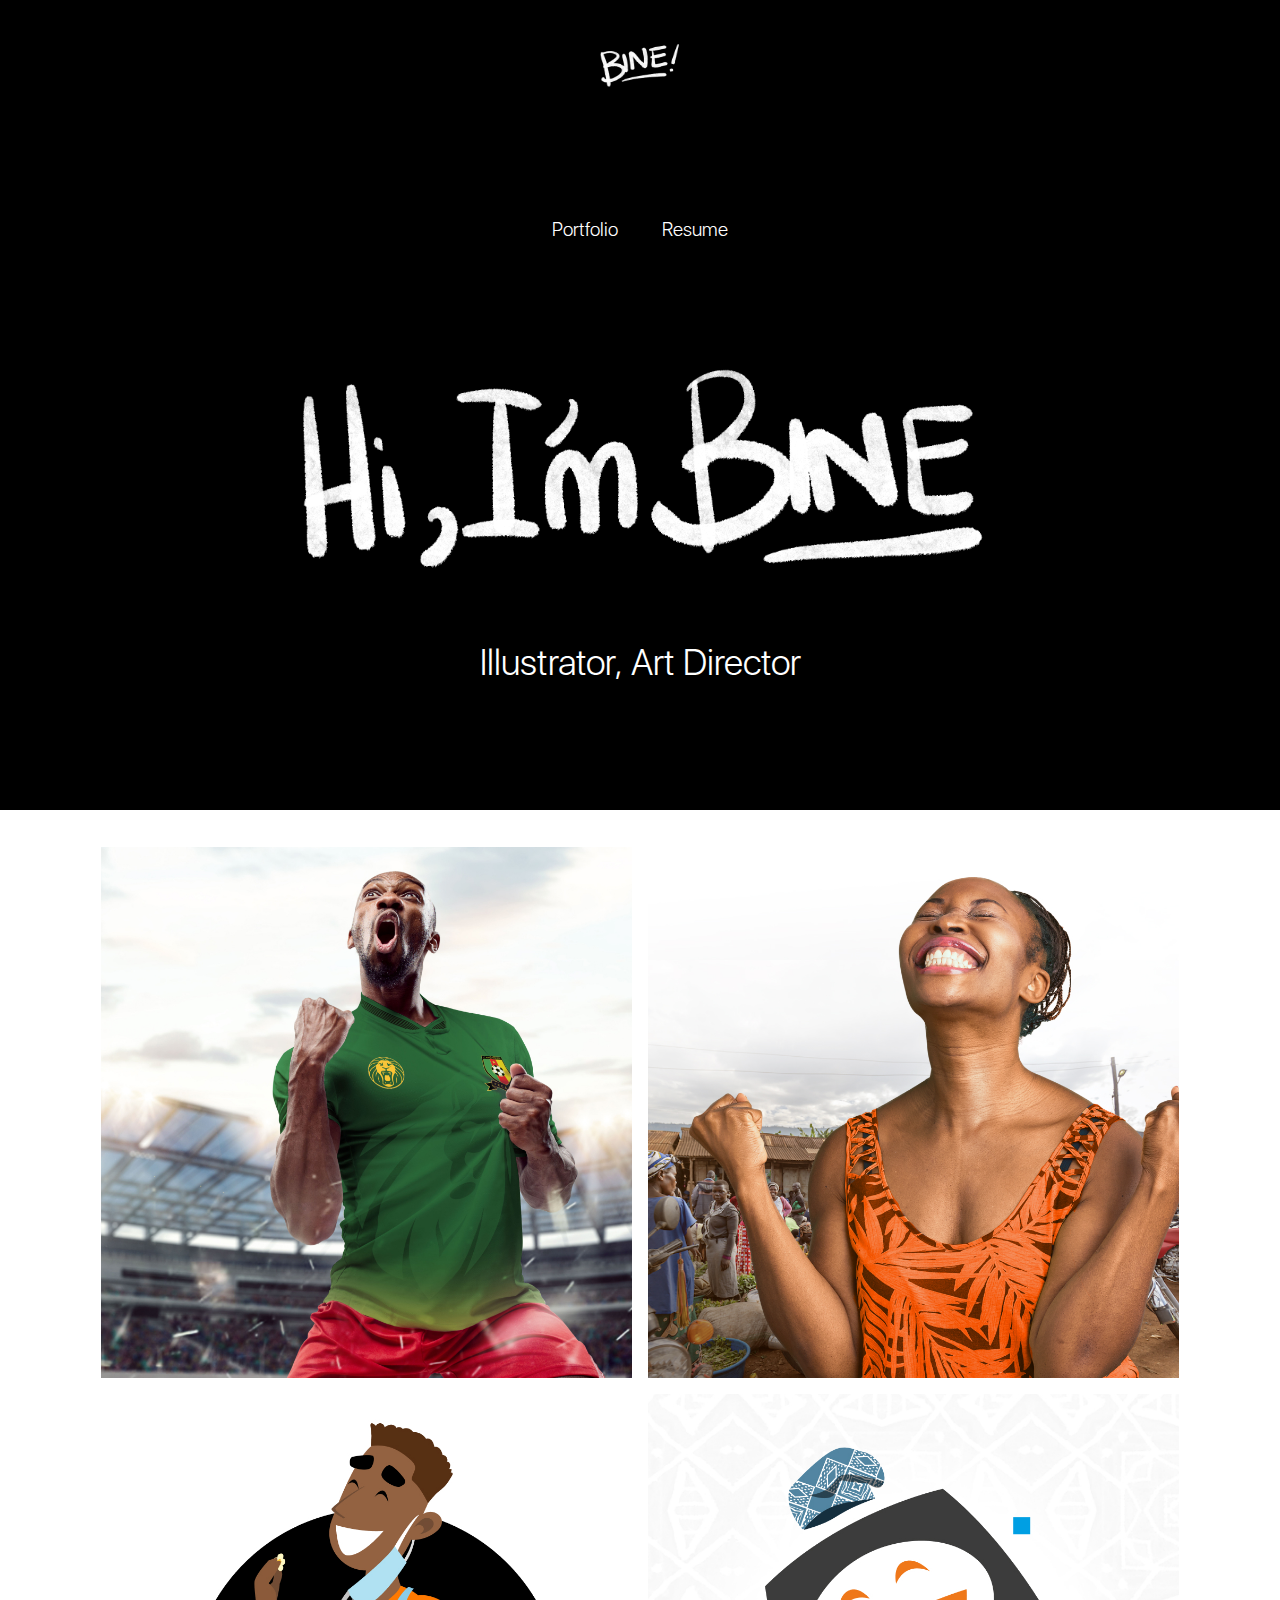
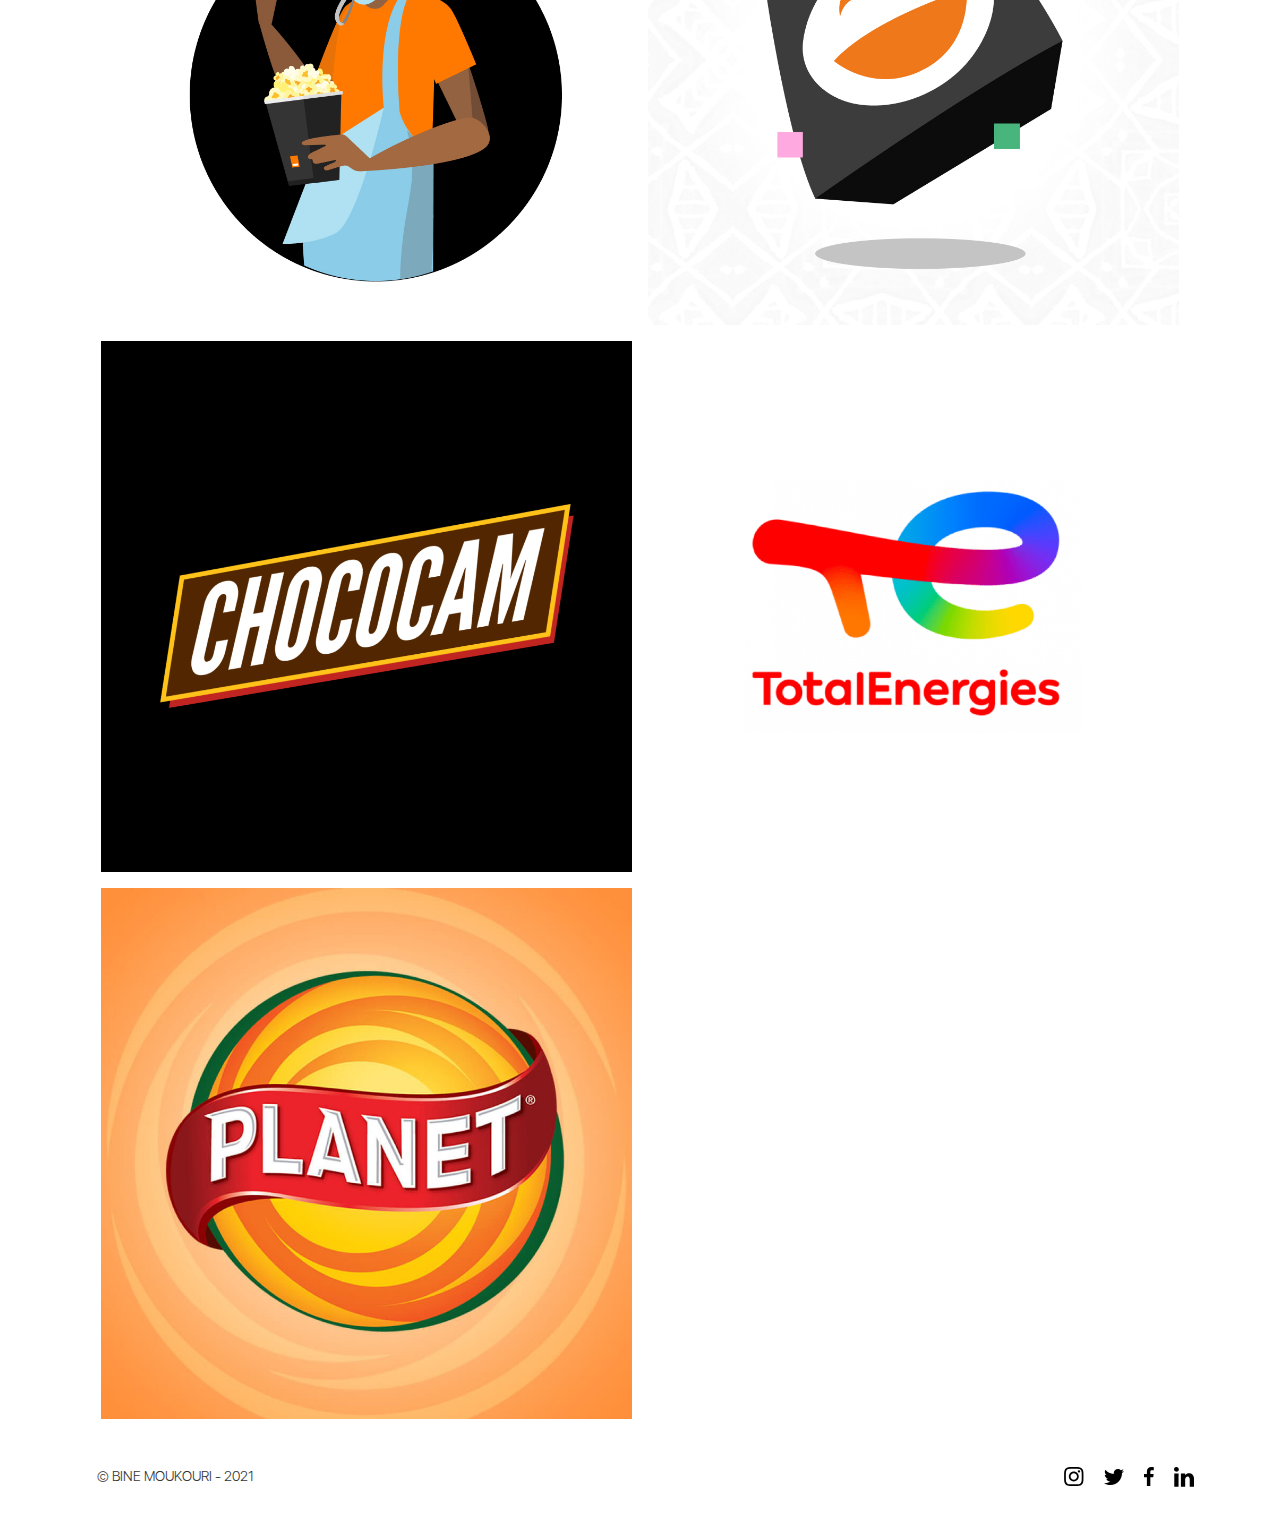
<file: index.html>
<!DOCTYPE html><!--  This site was created in Webflow. https://www.webflow.com  -->
<!--  Last Published: Mon Dec 12 2022 09:39:41 GMT+0000 (Coordinated Universal Time)  -->
<html data-wf-page="60e583cc024dea9b5d9aa039" data-wf-site="60e583cc024dea2bb79aa038">
<head>
  <meta charset="utf-8">
  <title>Bine Moukouri | Portfolio</title>
  <meta content="width=device-width, initial-scale=1" name="viewport">
  <meta content="Webflow" name="generator">
  <link href="css/normalize.css" rel="stylesheet" type="text/css">
  <link href="css/webflow.css" rel="stylesheet" type="text/css">
  <link href="css/binemoukouri.webflow.css" rel="stylesheet" type="text/css">
  <!-- [if lt IE 9]><script src="https://cdnjs.cloudflare.com/ajax/libs/html5shiv/3.7.3/html5shiv.min.js" type="text/javascript"></script><![endif] -->
  <script type="text/javascript">!function(o,c){var n=c.documentElement,t=" w-mod-";n.className+=t+"js",("ontouchstart"in o||o.DocumentTouch&&c instanceof DocumentTouch)&&(n.className+=t+"touch")}(window,document);</script>
  <link href="images/favicon.jpg" rel="shortcut icon" type="image/x-icon">
  <link href="images/webclip.jpg" rel="apple-touch-icon">
</head>
<body class="body home-page">
  <div class="section-3 wf-section">
    <div data-collapse="none" data-animation="default" data-duration="400" data-easing="ease-in" data-easing2="ease-out" role="banner" class="navbar w-nav">
      <div class="div-block-4">
        <a href="index.html" aria-current="page" class="brand w-nav-brand w--current"><img src="images/Untitled_Artwork-5.png" loading="lazy" width="93" height="53" srcset="images/Untitled_Artwork-5-p-500.png 500w, images/Untitled_Artwork-5-p-800.png 800w, images/Untitled_Artwork-5-p-1080.png 1080w, images/Untitled_Artwork-5.png 1437w" sizes="93px" alt="" class="image"></a>
        <nav role="navigation" class="nav-menu w-nav-menu">
          <a href="index.html" aria-current="page" class="nav-link-3 w-nav-link w--current">Portfolio</a>
          <a href="cv.html" class="nav-link-3 w-nav-link"><span>Resume</span></a>
        </nav>
      </div>
    </div>
    <div class="hero-section">
      <div class="div-block-8">
        <a href="cv.html" class="w-inline-block"><img src="images/Untitled_Artwork-5.gif" loading="lazy" alt="" class="image-40"></a>
        <p class="paragraph home-page">Illustrator, Art Director<br></p>
      </div>
    </div>
  </div>
  <div class="section-6 wf-section">
    <div class="div-block-76">
      <a href="caf.html" class="w-inline-block"><img src="images/OCM_Les-Lionnes_FB.jpg" loading="lazy" sizes="100vw" srcset="images/OCM_Les-Lionnes_FB-p-500.jpeg 500w, images/OCM_Les-Lionnes_FB-p-800.jpeg 800w, images/OCM_Les-Lionnes_FB.jpg 1000w" alt=""></a>
      <a href="njoh-bonus-campaign.html" class="w-inline-block"><img src="images/My-Orange.jpg" loading="lazy" sizes="100vw" srcset="images/My-Orange-p-500.jpeg 500w, images/My-Orange-p-800.jpeg 800w, images/My-Orange.jpg 1000w" alt=""></a>
      <a href="vector-characters.html" class="link-block-9 w-inline-block"><img src="images/My-Orange-2.jpg" loading="lazy" sizes="100vw" srcset="images/My-Orange-2-p-500.jpeg 500w, images/My-Orange-2-p-800.jpeg 800w, images/My-Orange-2.jpg 1000w" alt=""></a>
      <a href="chatbot-character-design.html" class="w-inline-block"><img src="images/My-Orange-1.jpg" loading="lazy" sizes="100vw" srcset="images/My-Orange-1-p-500.jpeg 500w, images/My-Orange-1-p-800.jpeg 800w, images/My-Orange-1.jpg 1000w" alt=""></a>
      <a href="chococam.html" class="w-inline-block"><img src="images/My-Orange_1.jpg" loading="lazy" sizes="100vw" srcset="images/My-Orange_1-p-500.jpeg 500w, images/My-Orange_1-p-800.jpeg 800w, images/My-Orange_1.jpg 1000w" alt=""></a>
      <a href="total.html" class="w-inline-block"><img src="images/My-Orange_2.jpg" loading="lazy" sizes="100vw" srcset="images/My-Orange_2-p-500.jpeg 500w, images/My-Orange_2-p-800.jpeg 800w, images/My-Orange_2.jpg 1000w" alt=""></a>
      <a href="source-du-pays-planete.html" class="w-inline-block"><img src="images/bine-moukouri-planete-logo-portfolio.jpg" loading="lazy" sizes="100vw" srcset="images/bine-moukouri-planete-logo-portfolio-p-500.jpg 500w, images/bine-moukouri-planete-logo-portfolio-p-800.jpg 800w, images/bine-moukouri-planete-logo-portfolio.jpg 1000w" alt=""></a>
    </div>
  </div>
  <div class="footer">
    <div class="text-block-2">© BINE MOUKOURI - 2021</div>
    <div class="div-block-47">
      <div class="socials-div">
        <a href="https://www.instagram.com/binemoukouri/" target="_blank" class="link-block-7 w-inline-block"><img src="images/instagram.svg" loading="lazy" width="20" alt=""></a>
      </div>
      <div class="socials-div">
        <a href="http://twitter.com/binemoukouri" class="link-block-7 w-inline-block"><img src="images/twitter.svg" loading="lazy" width="20" alt=""></a>
      </div>
      <div class="socials-div">
        <a href="http://facebook.com/binemoukouri" class="link-block-7 w-inline-block"><img src="images/facebook.svg" loading="lazy" width="10" alt=""></a>
      </div>
      <div class="socials-div">
        <a href="https://www.linkedin.com/in/bine-moukouri-a11292b5/" class="link-block-7 w-inline-block"><img src="images/linkedin.svg" loading="lazy" width="20" alt=""></a>
      </div>
    </div>
  </div>
  <script src="https://d3e54v103j8qbb.cloudfront.net/js/jquery-3.5.1.min.dc5e7f18c8.js?site=60e583cc024dea2bb79aa038" type="text/javascript" integrity="sha256-9/aliU8dGd2tb6OSsuzixeV4y/faTqgFtohetphbbj0=" crossorigin="anonymous"></script>
  <script src="js/webflow.js" type="text/javascript"></script>
  <!-- [if lte IE 9]><script src="https://cdnjs.cloudflare.com/ajax/libs/placeholders/3.0.2/placeholders.min.js"></script><![endif] -->
</body>
</html>
</file>
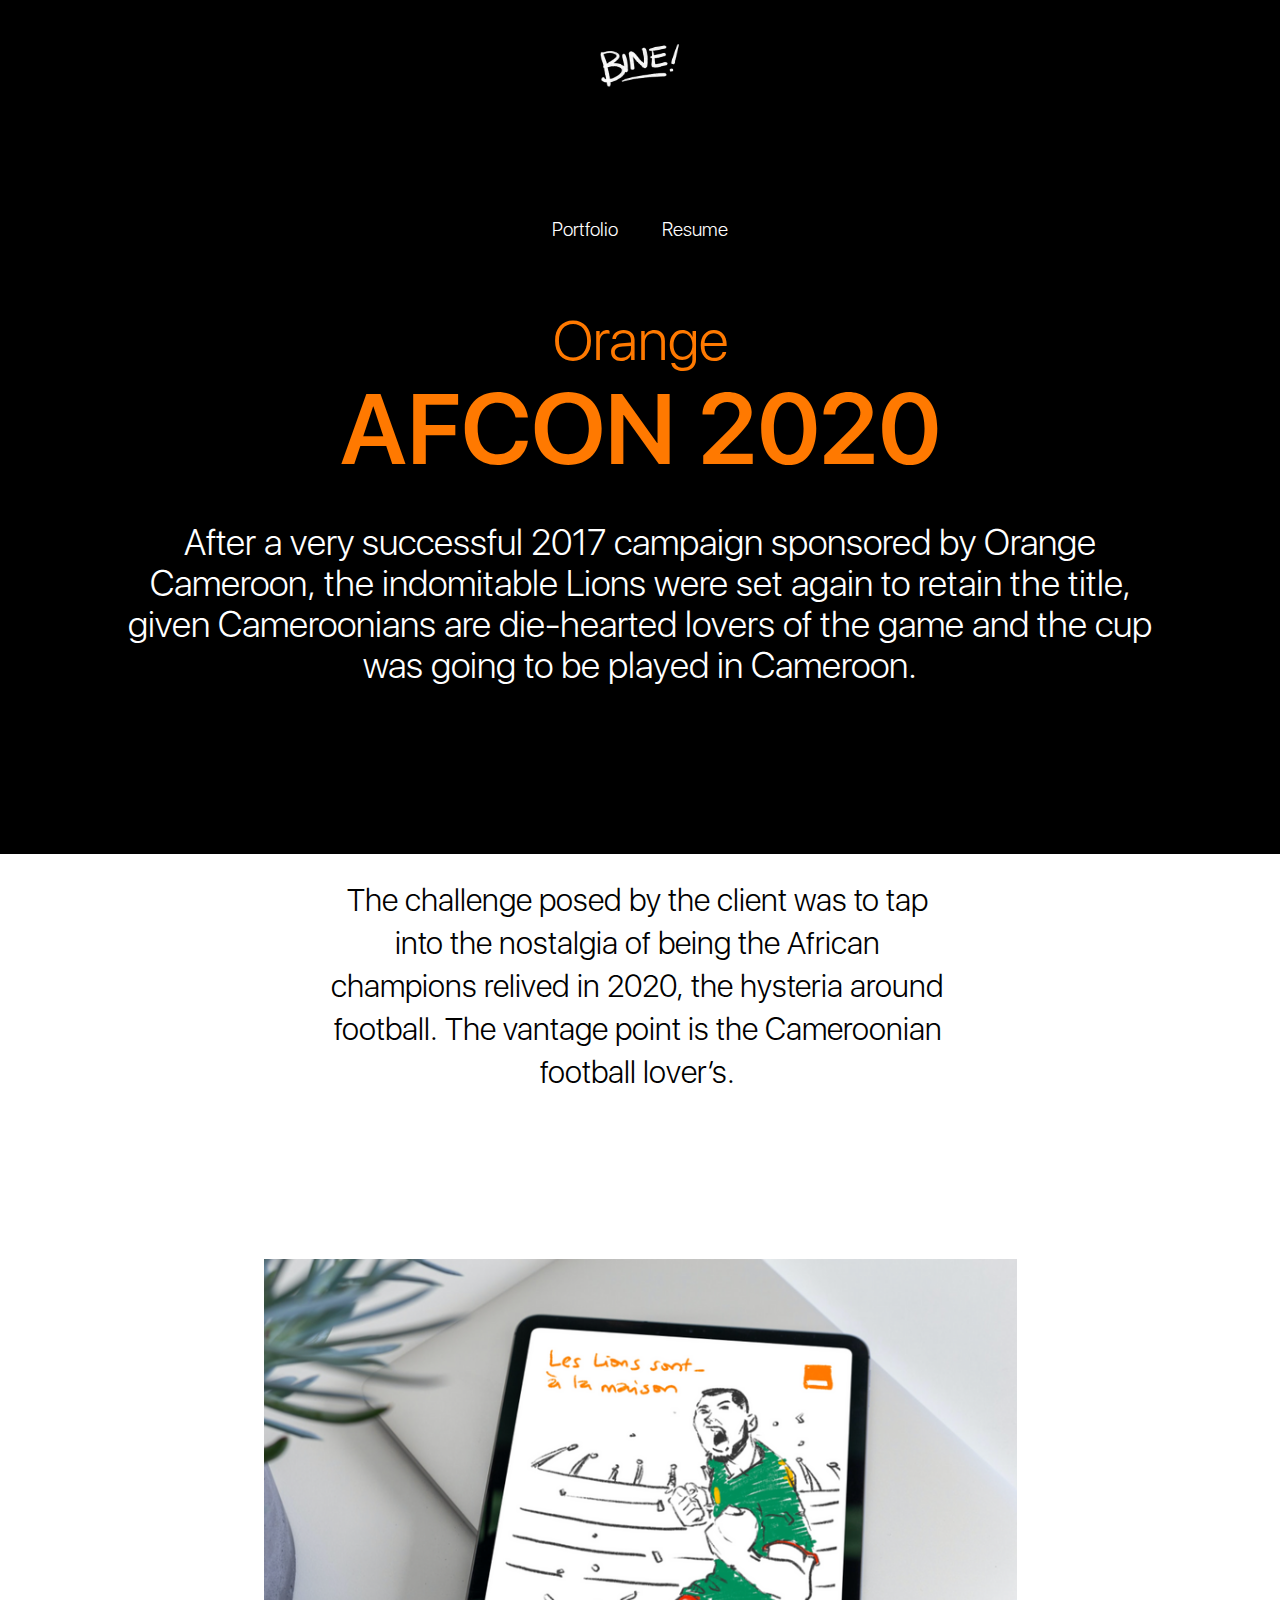
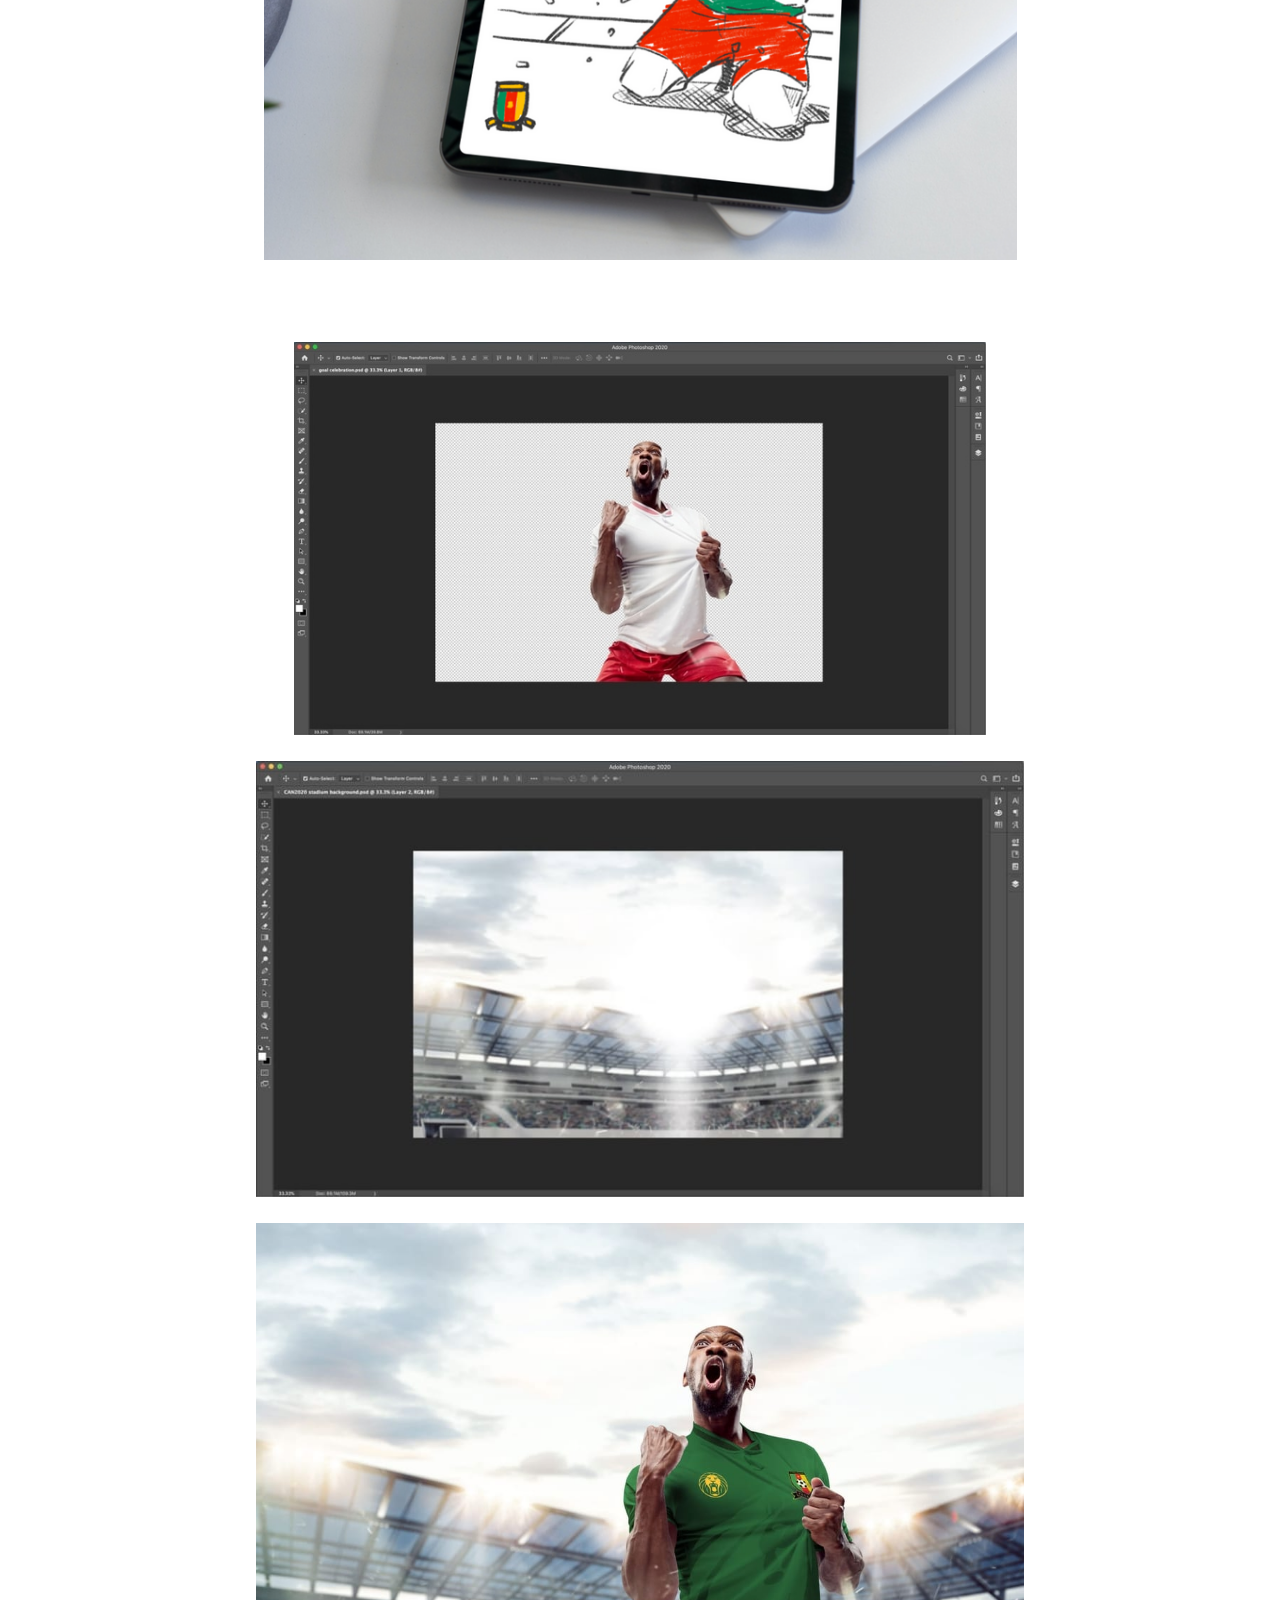
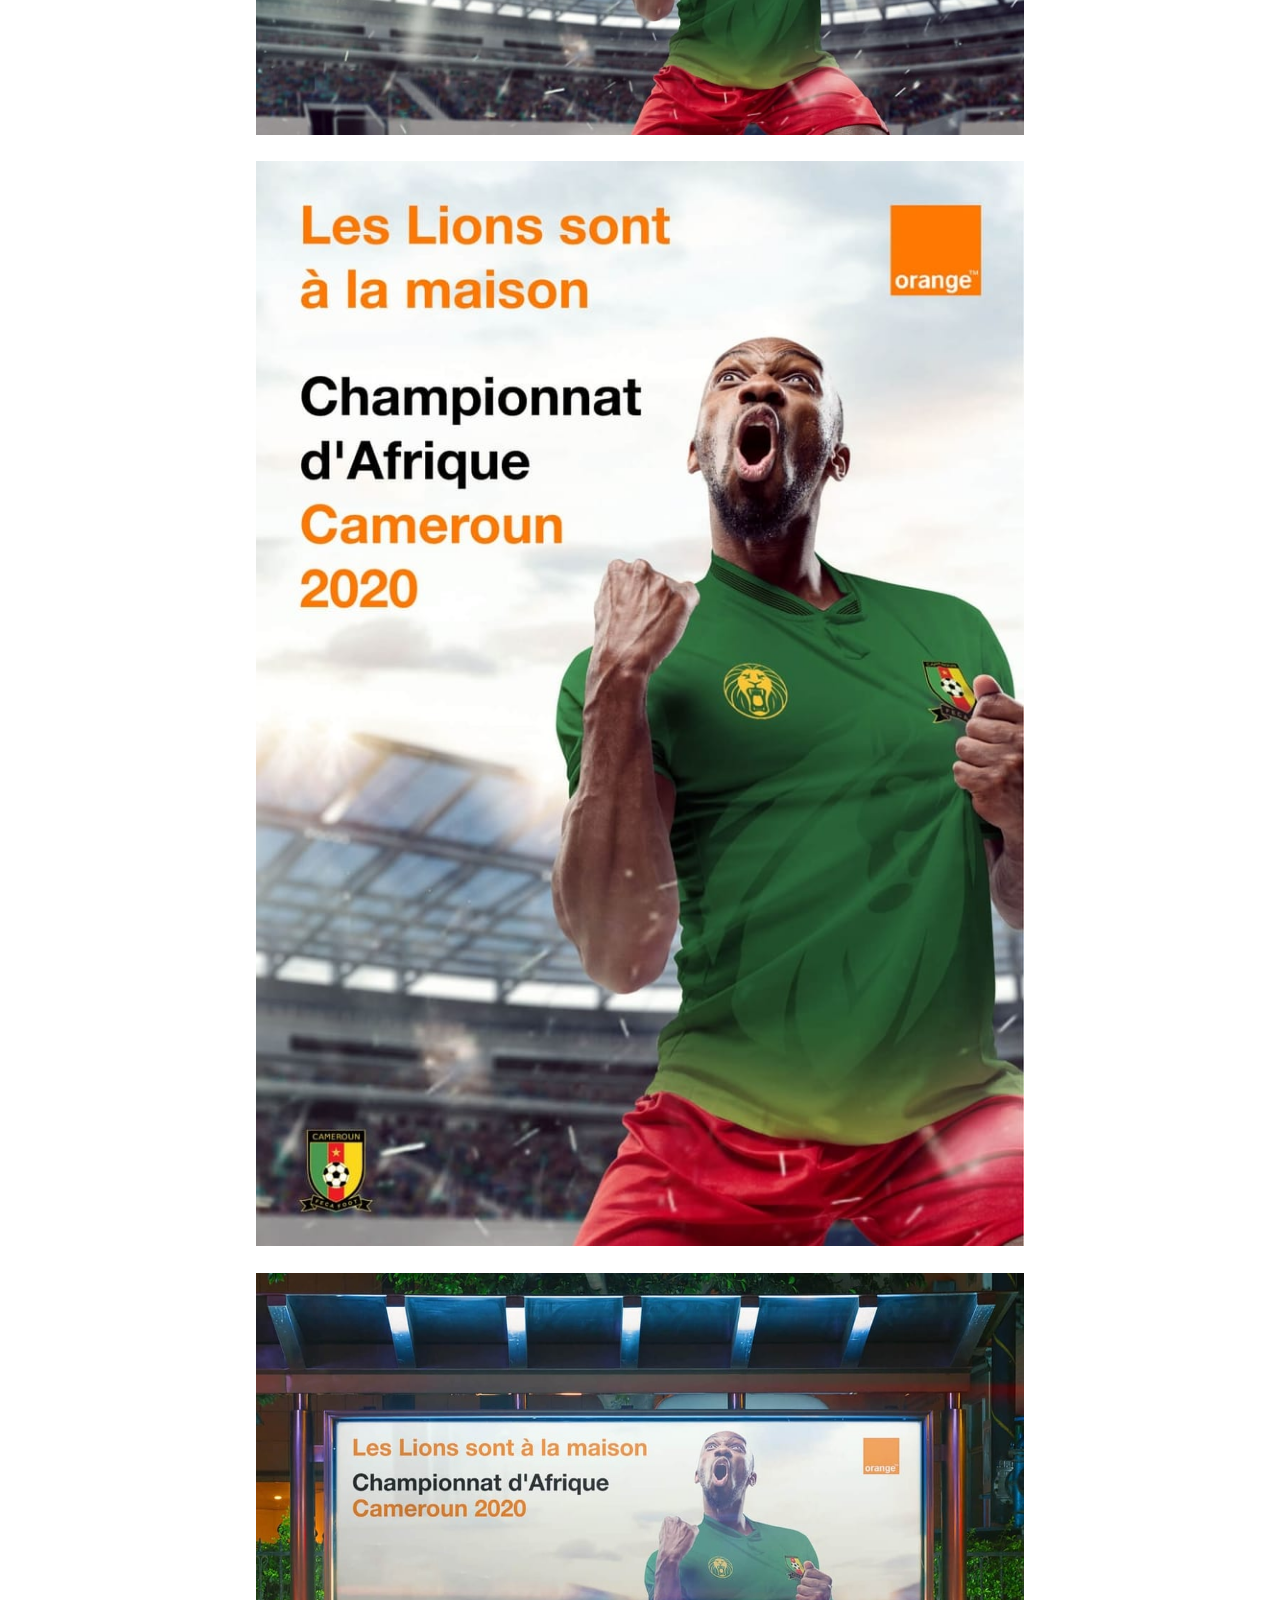
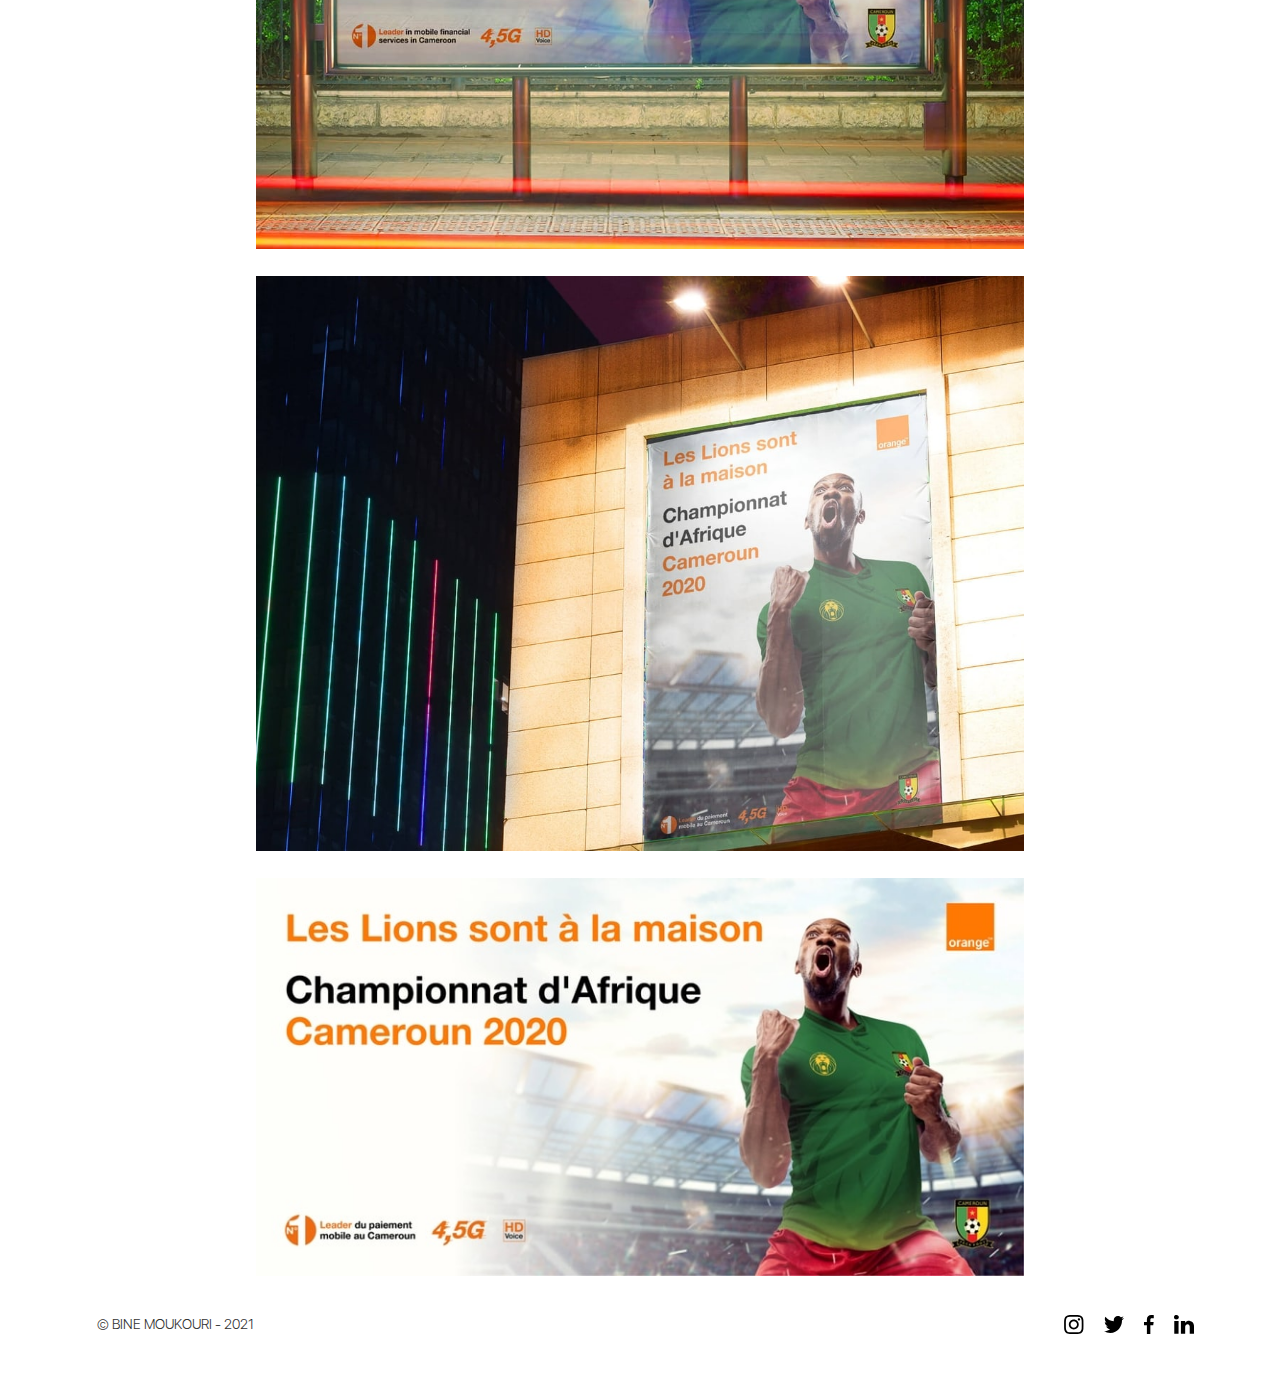
<file: caf.html>
<!DOCTYPE html><!--  This site was created in Webflow. https://www.webflow.com  -->
<!--  Last Published: Mon Dec 12 2022 09:39:41 GMT+0000 (Coordinated Universal Time)  -->
<html data-wf-page="60f5ed5826475e8b71034fea" data-wf-site="60e583cc024dea2bb79aa038">
<head>
  <meta charset="utf-8">
  <title>CAF</title>
  <meta content="CAF" property="og:title">
  <meta content="CAF" property="twitter:title">
  <meta content="width=device-width, initial-scale=1" name="viewport">
  <meta content="Webflow" name="generator">
  <link href="css/normalize.css" rel="stylesheet" type="text/css">
  <link href="css/webflow.css" rel="stylesheet" type="text/css">
  <link href="css/binemoukouri.webflow.css" rel="stylesheet" type="text/css">
  <!-- [if lt IE 9]><script src="https://cdnjs.cloudflare.com/ajax/libs/html5shiv/3.7.3/html5shiv.min.js" type="text/javascript"></script><![endif] -->
  <script type="text/javascript">!function(o,c){var n=c.documentElement,t=" w-mod-";n.className+=t+"js",("ontouchstart"in o||o.DocumentTouch&&c instanceof DocumentTouch)&&(n.className+=t+"touch")}(window,document);</script>
  <link href="images/favicon.jpg" rel="shortcut icon" type="image/x-icon">
  <link href="images/webclip.jpg" rel="apple-touch-icon">
</head>
<body>
  <div class="section-3 cafpage wf-section">
    <div data-collapse="none" data-animation="default" data-duration="400" data-easing="ease-in" data-easing2="ease-out" role="banner" class="navbar w-nav">
      <div class="div-block-4">
        <a href="index.html" class="brand w-nav-brand"><img src="images/Untitled_Artwork-5.png" loading="lazy" width="93" height="53" srcset="images/Untitled_Artwork-5-p-500.png 500w, images/Untitled_Artwork-5-p-800.png 800w, images/Untitled_Artwork-5-p-1080.png 1080w, images/Untitled_Artwork-5.png 1437w" sizes="93px" alt="" class="image"></a>
        <nav role="navigation" class="nav-menu w-nav-menu">
          <a href="index.html" class="nav-link-3 w-nav-link">Portfolio</a>
          <a href="cv.html" class="nav-link-3 w-nav-link"><span>Resume</span></a>
        </nav>
      </div>
    </div>
    <div class="hero-section">
      <div class="div-block-8 caf">
        <p class="paragraph header-colour">Orange<br></p>
        <h1 class="heading-1 projects afcon-header-colour afcon-orange"><strong class="gold-header">AFCON 2020</strong><br></h1>
        <p class="paragraph">After a very successful 2017 campaign sponsored by Orange Cameroon, the indomitable Lions were set again to retain the title, given Cameroonians are die-hearted lovers of the game and the cup was going to be played in Cameroon. <br><br></p>
      </div>
    </div>
  </div>
  <div class="section-7 wf-section">
    <div class="div-block-66">
      <p class="paragraph intro">The challenge posed by the client was to tap into the nostalgia of being the African champions relived in 2020, the hysteria around football. The vantage point is the Cameroonian football lover’s.<br></p>
      <div class="div-block-71">
        <div class="div-block-51"><img src="images/01.png" loading="lazy" width="753" srcset="images/01-p-500.png 500w, images/01-p-800.png 800w, images/01-p-1080.png 1080w, images/01-p-1600.png 1600w, images/01.png 1900w" sizes="(max-width: 479px) 91vw, (max-width: 767px) 80vw, (max-width: 991px) 92vw, 60vw" alt=""></div>
      </div>
      <div class="div-block-65"><img src="images/can02.jpg" loading="lazy" srcset="images/can02-p-500.jpeg 500w, images/can02-p-800.jpeg 800w, images/can02-p-1080.jpeg 1080w, images/can02.jpg 1492w" sizes="(max-width: 479px) 84vw, (max-width: 767px) 85vw, (max-width: 991px) 83vw, (max-width: 2762px) 54vw, 1492px" alt=""></div>
      <div class="div-block-67"><img src="images/can03.jpg" loading="lazy" srcset="images/can03-p-800.jpeg 800w, images/can03-p-1080.jpeg 1080w, images/can03.jpg 1492w" sizes="(max-width: 479px) 91vw, (max-width: 767px) 95vw, (max-width: 991px) 92vw, (max-width: 2486px) 60vw, 1492px" alt=""></div>
      <div class="div-block-67"><img src="images/can04.jpg" loading="lazy" srcset="images/can04-p-1080.jpeg 1080w, images/can04.jpg 1335w" sizes="(max-width: 479px) 91vw, (max-width: 767px) 95vw, (max-width: 991px) 92vw, (max-width: 2225px) 60vw, 1335px" alt=""></div>
      <div class="div-block-67"><img src="images/can05.jpg" loading="lazy" srcset="images/can05-p-500.jpeg 500w, images/can05-p-800.jpeg 800w, images/can05-p-1080.jpeg 1080w, images/can05.jpg 1241w" sizes="(max-width: 479px) 91vw, (max-width: 767px) 95vw, (max-width: 991px) 92vw, (max-width: 2068px) 60vw, 1241px" alt=""></div>
      <div class="div-block-68"><img src="images/mock01.jpg" loading="lazy" srcset="images/mock01-p-500.jpeg 500w, images/mock01-p-1080.jpeg 1080w, images/mock01-p-1600.jpeg 1600w, images/mock01.jpg 1803w" sizes="(max-width: 479px) 93vw, (max-width: 767px) 95vw, (max-width: 991px) 92vw, (max-width: 3005px) 60vw, 1803px" alt=""></div>
      <div class="div-block-70"><img src="images/mock03.jpg" loading="lazy" srcset="images/mock03-p-500.jpeg 500w, images/mock03-p-1080.jpeg 1080w, images/mock03-p-1600.jpeg 1600w, images/mock03.jpg 1803w" sizes="(max-width: 479px) 93vw, (max-width: 767px) 95vw, (max-width: 991px) 92vw, (max-width: 3005px) 60vw, 1803px" alt=""></div>
      <div class="div-block-69"><img src="images/mock04.jpg" loading="lazy" srcset="images/mock04-p-800.jpeg 800w, images/mock04-p-1080.jpeg 1080w, images/mock04-p-1600.jpeg 1600w, images/mock04-p-2000.jpeg 2000w, images/mock04.jpg 2107w" sizes="(max-width: 479px) 93vw, (max-width: 767px) 95vw, (max-width: 991px) 92vw, (max-width: 3511px) 60vw, 2107px" alt=""></div>
    </div>
  </div>
  <div class="footer">
    <div class="text-block-2">© BINE MOUKOURI - 2021</div>
    <div class="div-block-47">
      <div class="socials-div">
        <a href="https://www.instagram.com/binemoukouri/" target="_blank" class="link-block-7 w-inline-block"><img src="images/instagram.svg" loading="lazy" width="20" alt=""></a>
      </div>
      <div class="socials-div">
        <a href="http://twitter.com/binemoukouri" class="link-block-7 w-inline-block"><img src="images/twitter.svg" loading="lazy" width="20" alt=""></a>
      </div>
      <div class="socials-div">
        <a href="http://facebook.com/binemoukouri" class="link-block-7 w-inline-block"><img src="images/facebook.svg" loading="lazy" width="10" alt=""></a>
      </div>
      <div class="socials-div">
        <a href="https://www.linkedin.com/in/bine-moukouri-a11292b5/" class="link-block-7 w-inline-block"><img src="images/linkedin.svg" loading="lazy" width="20" alt=""></a>
      </div>
    </div>
  </div>
  <script src="https://d3e54v103j8qbb.cloudfront.net/js/jquery-3.5.1.min.dc5e7f18c8.js?site=60e583cc024dea2bb79aa038" type="text/javascript" integrity="sha256-9/aliU8dGd2tb6OSsuzixeV4y/faTqgFtohetphbbj0=" crossorigin="anonymous"></script>
  <script src="js/webflow.js" type="text/javascript"></script>
  <!-- [if lte IE 9]><script src="https://cdnjs.cloudflare.com/ajax/libs/placeholders/3.0.2/placeholders.min.js"></script><![endif] -->
</body>
</html>
</file>
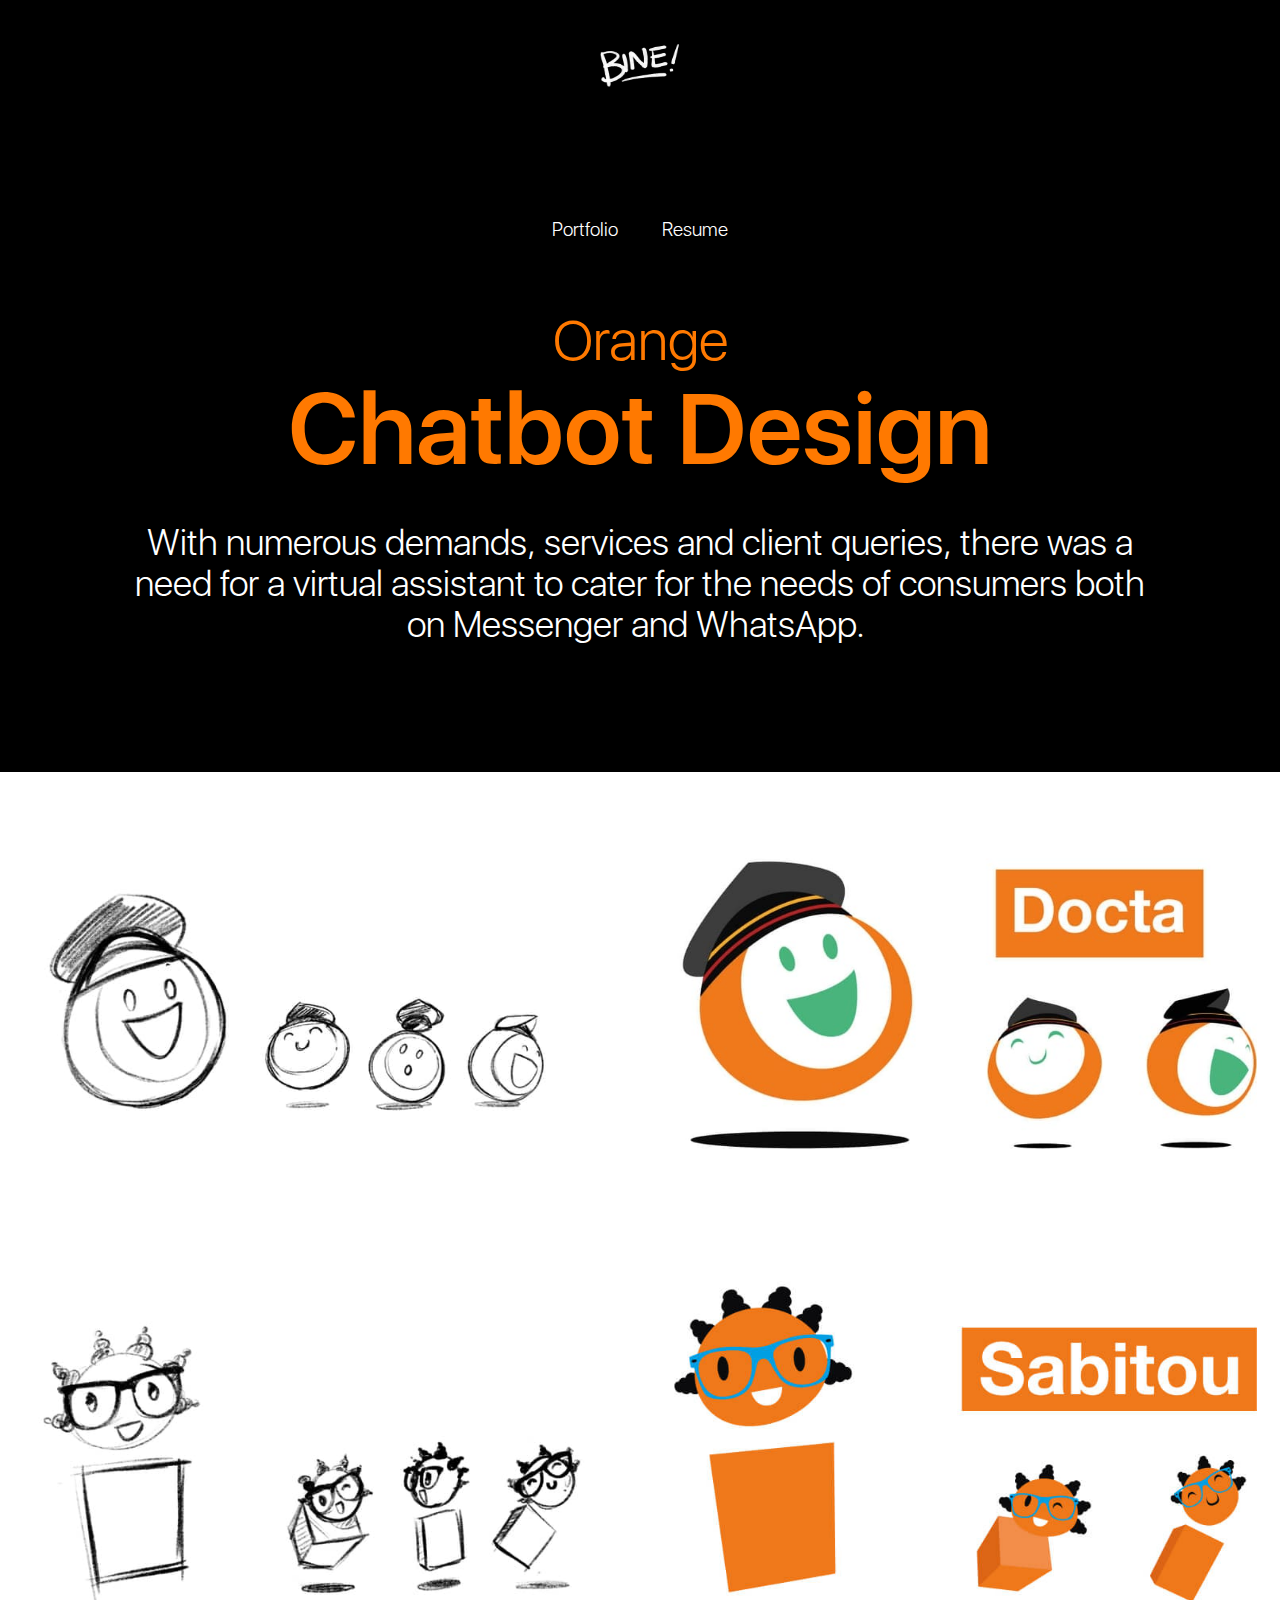
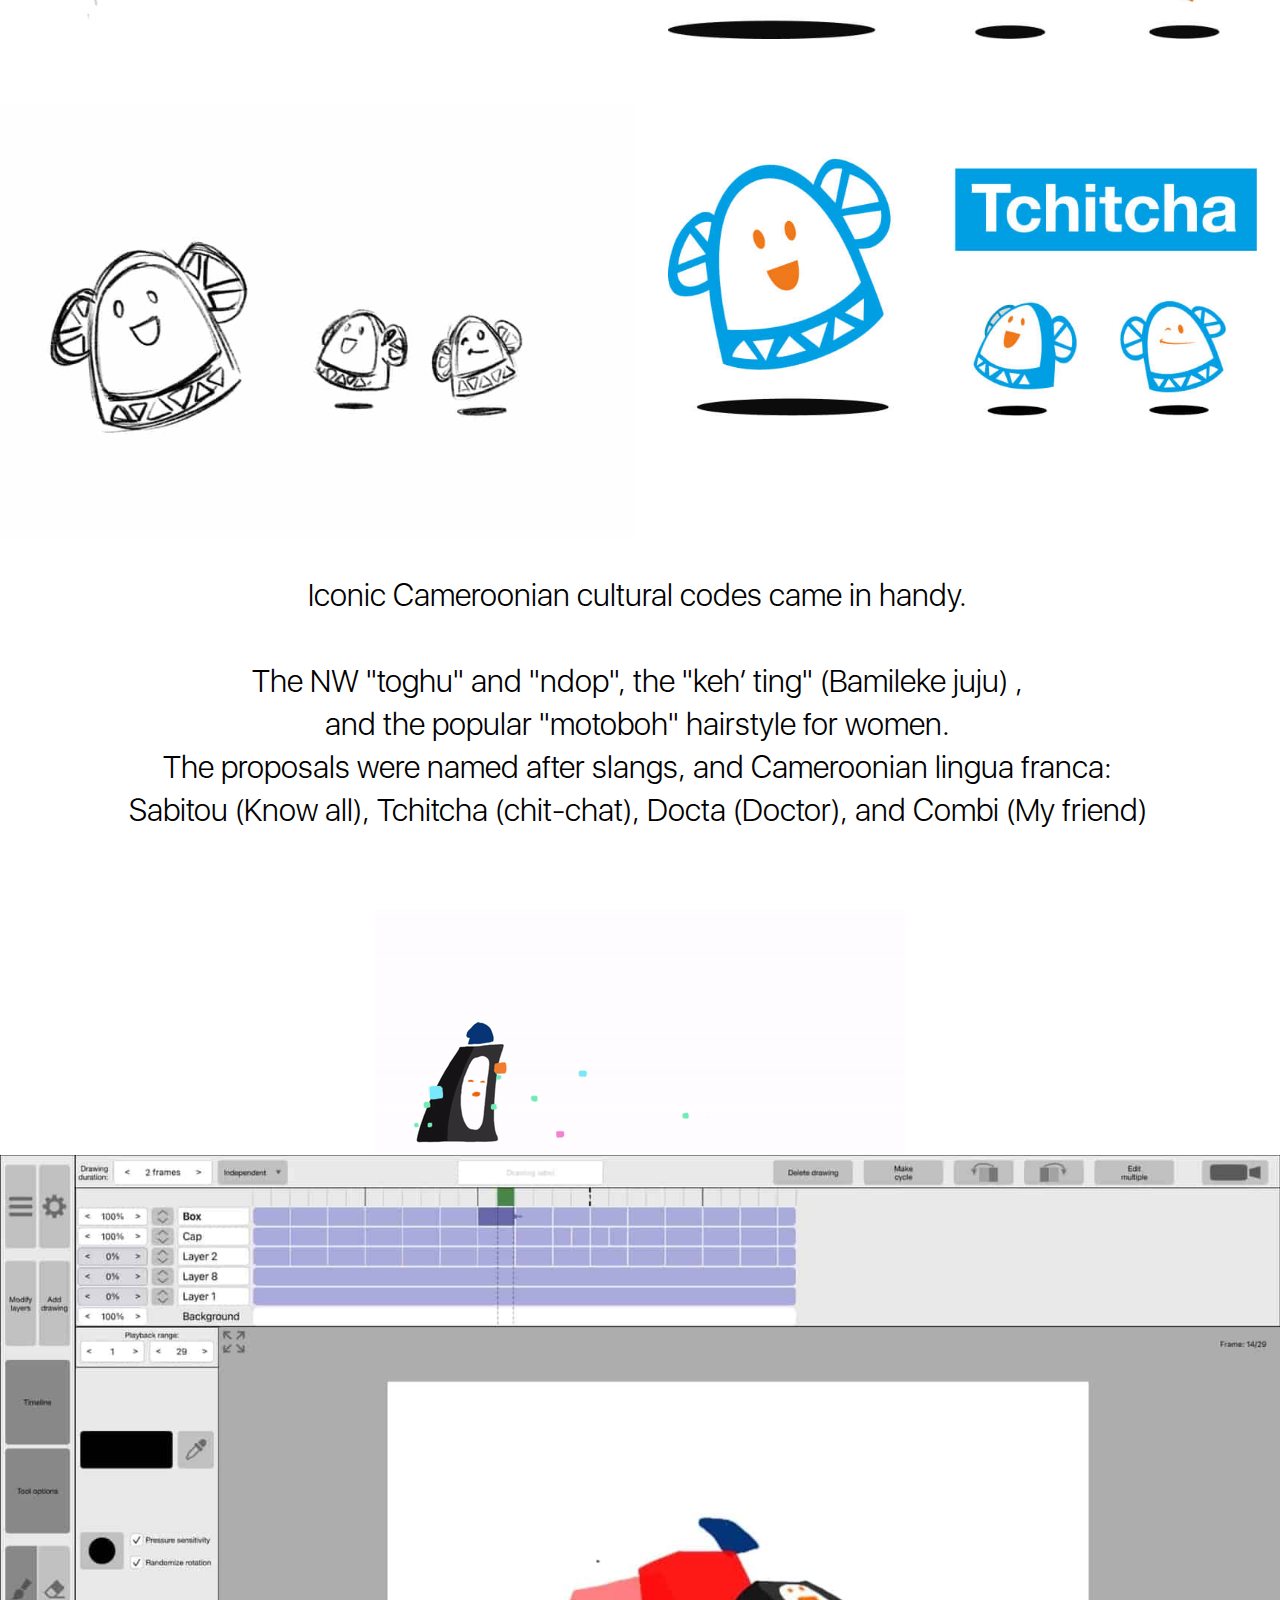
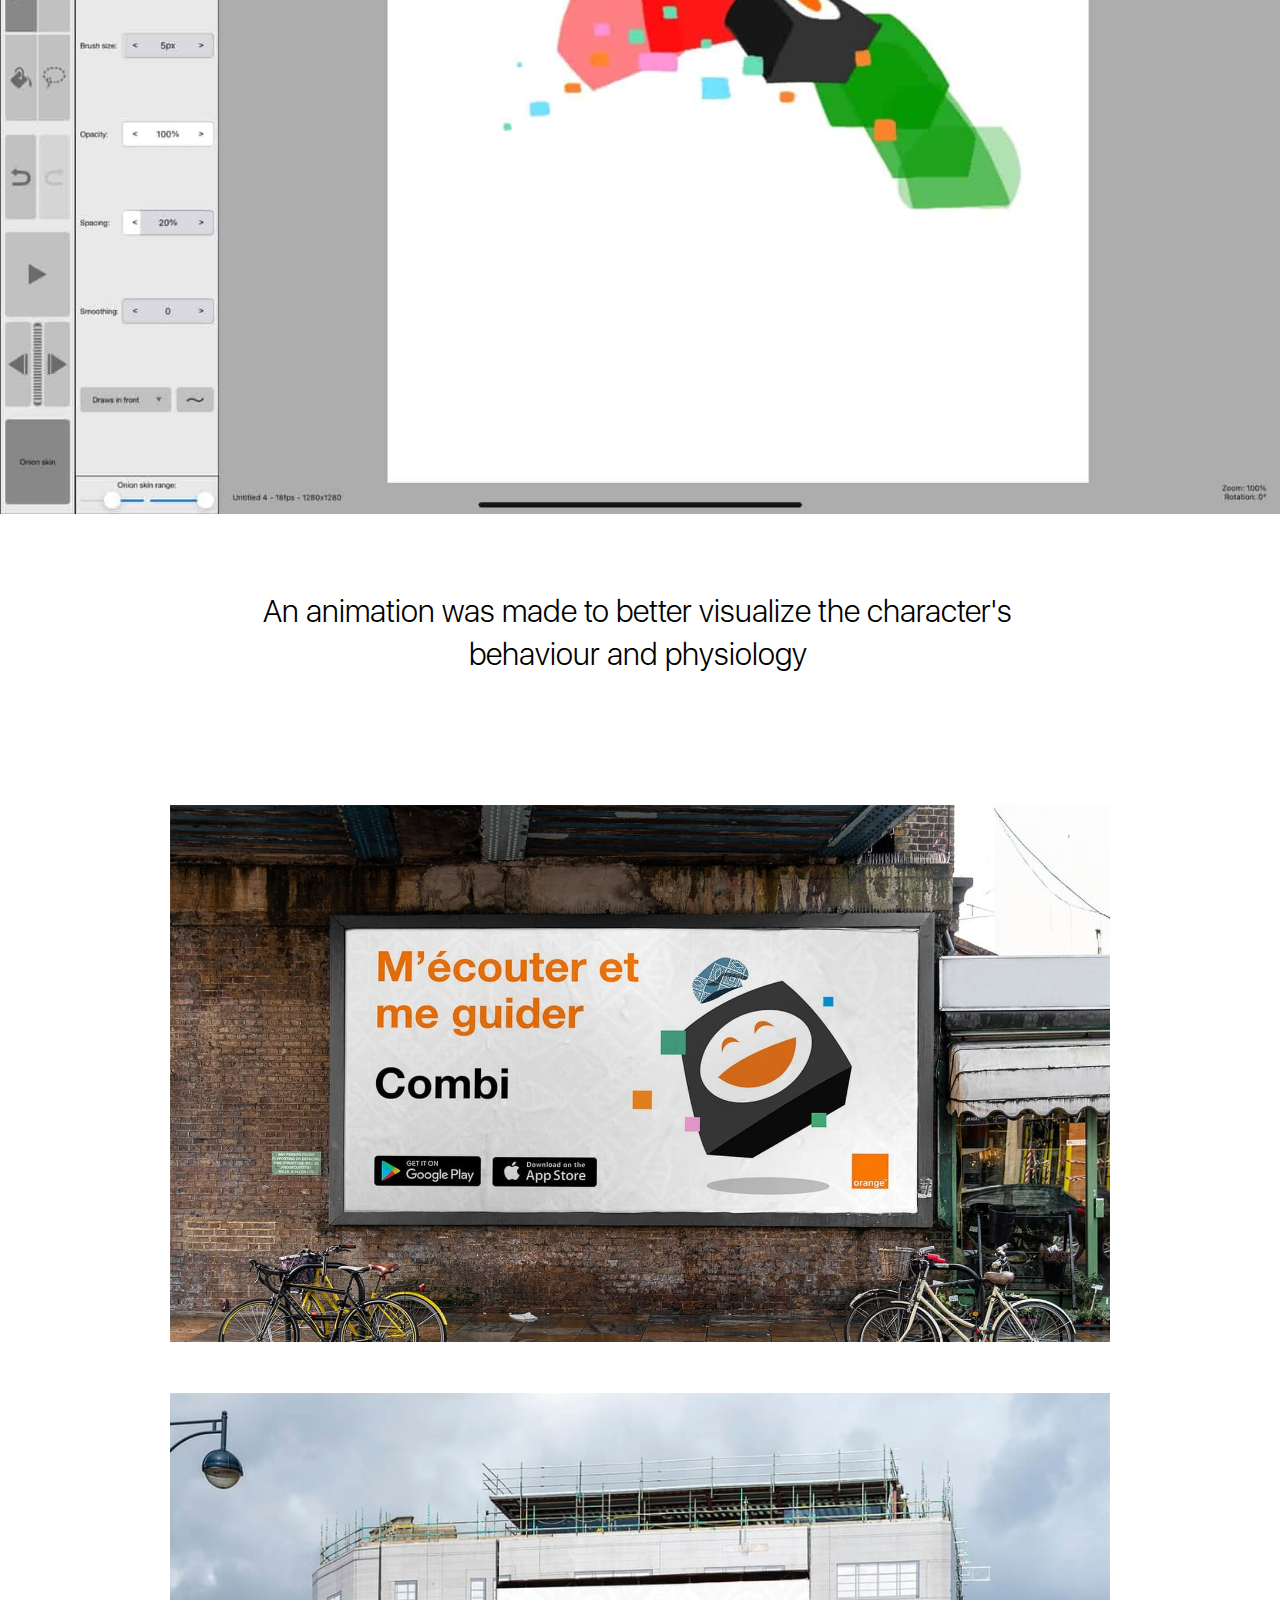
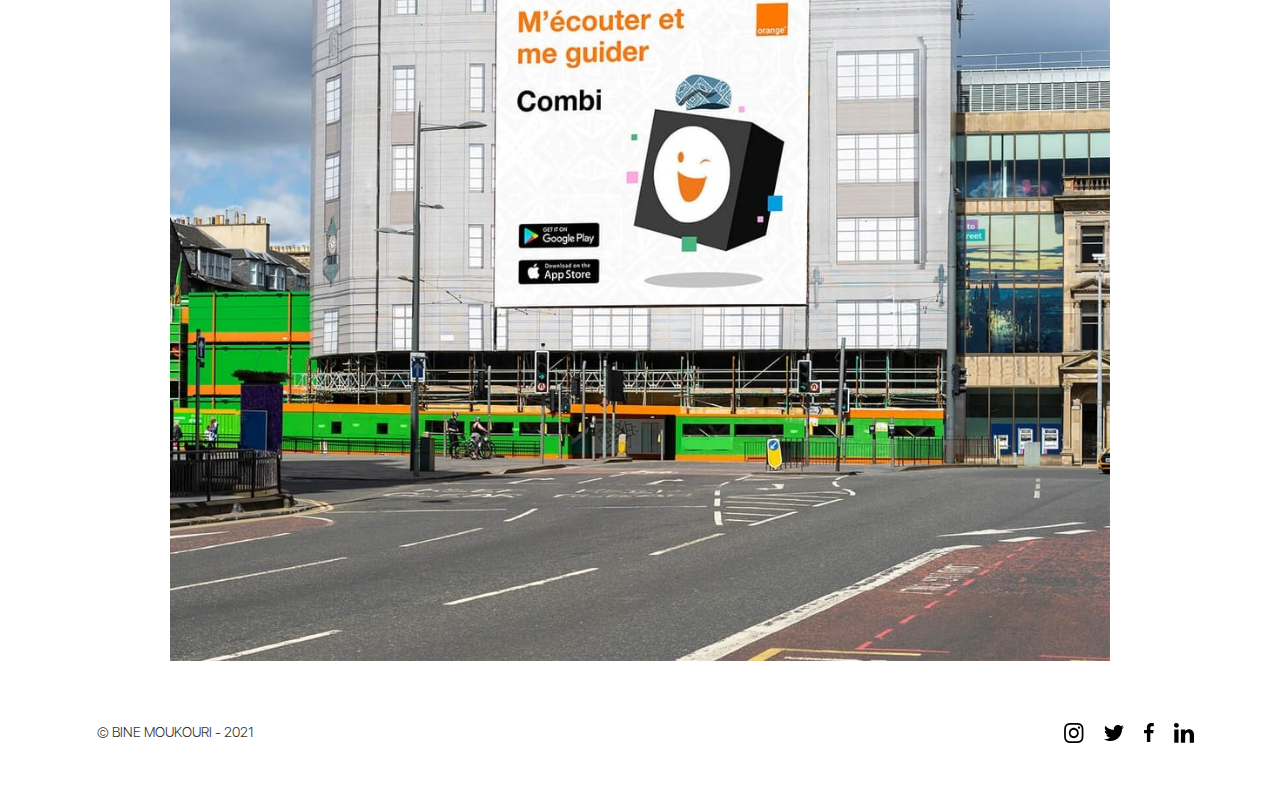
<file: chatbot-character-design.html>
<!DOCTYPE html><!--  This site was created in Webflow. https://www.webflow.com  -->
<!--  Last Published: Mon Dec 12 2022 09:39:41 GMT+0000 (Coordinated Universal Time)  -->
<html data-wf-page="614a4254e6b5cf24fadd8f13" data-wf-site="60e583cc024dea2bb79aa038">
<head>
  <meta charset="utf-8">
  <title>Chatbot/ Character Design</title>
  <meta content="Chatbot/ Character Design" property="og:title">
  <meta content="Chatbot/ Character Design" property="twitter:title">
  <meta content="width=device-width, initial-scale=1" name="viewport">
  <meta content="Webflow" name="generator">
  <link href="css/normalize.css" rel="stylesheet" type="text/css">
  <link href="css/webflow.css" rel="stylesheet" type="text/css">
  <link href="css/binemoukouri.webflow.css" rel="stylesheet" type="text/css">
  <!-- [if lt IE 9]><script src="https://cdnjs.cloudflare.com/ajax/libs/html5shiv/3.7.3/html5shiv.min.js" type="text/javascript"></script><![endif] -->
  <script type="text/javascript">!function(o,c){var n=c.documentElement,t=" w-mod-";n.className+=t+"js",("ontouchstart"in o||o.DocumentTouch&&c instanceof DocumentTouch)&&(n.className+=t+"touch")}(window,document);</script>
  <link href="images/favicon.jpg" rel="shortcut icon" type="image/x-icon">
  <link href="images/webclip.jpg" rel="apple-touch-icon">
</head>
<body>
  <div class="section-3 cafpage wf-section">
    <div data-collapse="none" data-animation="default" data-duration="400" data-easing="ease-in" data-easing2="ease-out" role="banner" class="navbar w-nav">
      <div class="div-block-4">
        <a href="index.html" class="brand w-nav-brand"><img src="images/Untitled_Artwork-5.png" loading="lazy" width="93" height="53" srcset="images/Untitled_Artwork-5-p-500.png 500w, images/Untitled_Artwork-5-p-800.png 800w, images/Untitled_Artwork-5-p-1080.png 1080w, images/Untitled_Artwork-5.png 1437w" sizes="93px" alt="" class="image"></a>
        <nav role="navigation" class="nav-menu w-nav-menu">
          <a href="index.html" class="nav-link-3 w-nav-link">Portfolio</a>
          <a href="cv.html" class="nav-link-3 w-nav-link"><span>Resume</span></a>
        </nav>
      </div>
    </div>
    <div class="hero-section">
      <div class="div-block-8 caf">
        <p class="paragraph header-colour">Orange<br></p>
        <h1 class="heading-1 projects chatbot-head-color"><strong class="gold-header">Chatbot Design</strong><br></h1>
        <p class="paragraph">With numerous demands, services and client queries, there was a need for a virtual assistant to cater for the needs of consumers both on Messenger and WhatsApp. <br></p>
      </div>
    </div>
  </div>
  <div class="w-layout-grid grid-4">
    <div class="chatbot-div"><img src="images/Frame-588.jpg" loading="lazy" srcset="images/Frame-588-p-800.jpeg 800w, images/Frame-588-p-1080.jpeg 1080w, images/Frame-588-p-1600.jpeg 1600w, images/Frame-588-p-2000.jpeg 2000w, images/Frame-588-p-2600.jpeg 2600w, images/Frame-588.jpg 2732w" sizes="(max-width: 479px) 100vw, (max-width: 991px) 49vw, (max-width: 5464px) 50vw, 2732px" alt=""></div>
    <div class="chatbot-div"><img src="images/Group-2915.jpg" loading="lazy" srcset="images/Group-2915-p-800.jpeg 800w, images/Group-2915.jpg 857w" sizes="(max-width: 479px) 100vw, (max-width: 991px) 49vw, 50vw" alt="" class="image-45"></div>
    <div class="chatbot-div"><img src="images/Frame-587.jpg" loading="lazy" srcset="images/Frame-587-p-800.jpeg 800w, images/Frame-587-p-1080.jpeg 1080w, images/Frame-587-p-1600.jpeg 1600w, images/Frame-587-p-2000.jpeg 2000w, images/Frame-587-p-2600.jpeg 2600w, images/Frame-587.jpg 2732w" sizes="(max-width: 479px) 100vw, (max-width: 991px) 49vw, (max-width: 5464px) 50vw, 2732px" alt=""></div>
    <div class="chatbot-div"><img src="images/Group-2914.jpg" loading="lazy" alt="" class="image-46"></div>
    <div class="chatbot-div"><img src="images/Frame-589.jpg" loading="lazy" srcset="images/Frame-589-p-800.jpeg 800w, images/Frame-589-p-1080.jpeg 1080w, images/Frame-589-p-1600.jpeg 1600w, images/Frame-589-p-2000.jpeg 2000w, images/Frame-589-p-2600.jpeg 2600w, images/Frame-589.jpg 2732w" sizes="(max-width: 479px) 100vw, (max-width: 991px) 49vw, (max-width: 5464px) 50vw, 2732px" alt=""></div><img src="images/Group-2913.jpg" loading="lazy" alt="" class="image-47">
  </div>
  <p class="paragraph intro">Iconic Cameroonian cultural codes came in handy. <br><br>The NW &quot;toghu&quot; and &quot;ndop&quot;, the &quot;keh’ ting&quot; (Bamileke juju) ,<br>and the popular &quot;motoboh&quot; hairstyle for women.<br>The proposals were named after slangs, and Cameroonian lingua franca:<br>Sabitou (Know all), Tchitcha (chit-chat), Docta (Doctor), and Combi (My friend)<br></p>
  <div class="div-block-80">
    <div class="div-block-79">
      <div><img src="images/ezgif.com-gif-maker-1.gif" loading="lazy" alt="" class="image-48"></div>
      <div><img src="images/IMG_260D598267BD-1-1-p-2000.jpeg" loading="lazy" srcset="images/IMG_260D598267BD-1-1-p-2000-p-800.jpeg 800w, images/IMG_260D598267BD-1-1-p-2000-p-1080.jpeg 1080w, images/IMG_260D598267BD-1-1-p-2000-p-1600.jpeg 1600w, images/IMG_260D598267BD-1-1-p-2000.jpeg 2000w" sizes="(max-width: 479px) 91vw, (max-width: 2000px) 100vw, 2000px" alt=""></div>
    </div>
  </div>
  <div class="mambo-section">
    <p class="paragraph intro">An animation was made to better visualize the character&#x27;s behaviour and physiology<br></p>
  </div>
  <div class="mambo-section"><img src="images/Artboard-1-2.jpg" loading="lazy" srcset="images/Artboard-1-2-p-500.jpeg 500w, images/Artboard-1-2-p-800.jpeg 800w, images/Artboard-1-2-p-1600.jpeg 1600w, images/Artboard-1-2.jpg 1650w" sizes="(max-width: 479px) 97vw, (max-width: 767px) 96vw, (max-width: 991px) 90vw, 940px" alt="" class="image-49"></div>
  <div class="mambo-section"><img src="images/Artboard-1_1.jpg" loading="lazy" srcset="images/Artboard-1_1-p-500.jpeg 500w, images/Artboard-1_1-p-800.jpeg 800w, images/Artboard-1_1-p-1080.jpeg 1080w, images/Artboard-1_1.jpg 1430w" sizes="(max-width: 479px) 97vw, (max-width: 767px) 96vw, (max-width: 991px) 90vw, 940px" alt=""></div>
  <div class="footer">
    <div class="text-block-2">© BINE MOUKOURI - 2021</div>
    <div class="div-block-47">
      <div class="socials-div">
        <a href="https://www.instagram.com/binemoukouri/" target="_blank" class="link-block-7 w-inline-block"><img src="images/instagram.svg" loading="lazy" width="20" alt=""></a>
      </div>
      <div class="socials-div">
        <a href="http://twitter.com/binemoukouri" class="link-block-7 w-inline-block"><img src="images/twitter.svg" loading="lazy" width="20" alt=""></a>
      </div>
      <div class="socials-div">
        <a href="http://facebook.com/binemoukouri" class="link-block-7 w-inline-block"><img src="images/facebook.svg" loading="lazy" width="10" alt=""></a>
      </div>
      <div class="socials-div">
        <a href="https://www.linkedin.com/in/bine-moukouri-a11292b5/" class="link-block-7 w-inline-block"><img src="images/linkedin.svg" loading="lazy" width="20" alt=""></a>
      </div>
    </div>
  </div>
  <script src="https://d3e54v103j8qbb.cloudfront.net/js/jquery-3.5.1.min.dc5e7f18c8.js?site=60e583cc024dea2bb79aa038" type="text/javascript" integrity="sha256-9/aliU8dGd2tb6OSsuzixeV4y/faTqgFtohetphbbj0=" crossorigin="anonymous"></script>
  <script src="js/webflow.js" type="text/javascript"></script>
  <!-- [if lte IE 9]><script src="https://cdnjs.cloudflare.com/ajax/libs/placeholders/3.0.2/placeholders.min.js"></script><![endif] -->
</body>
</html>
</file>
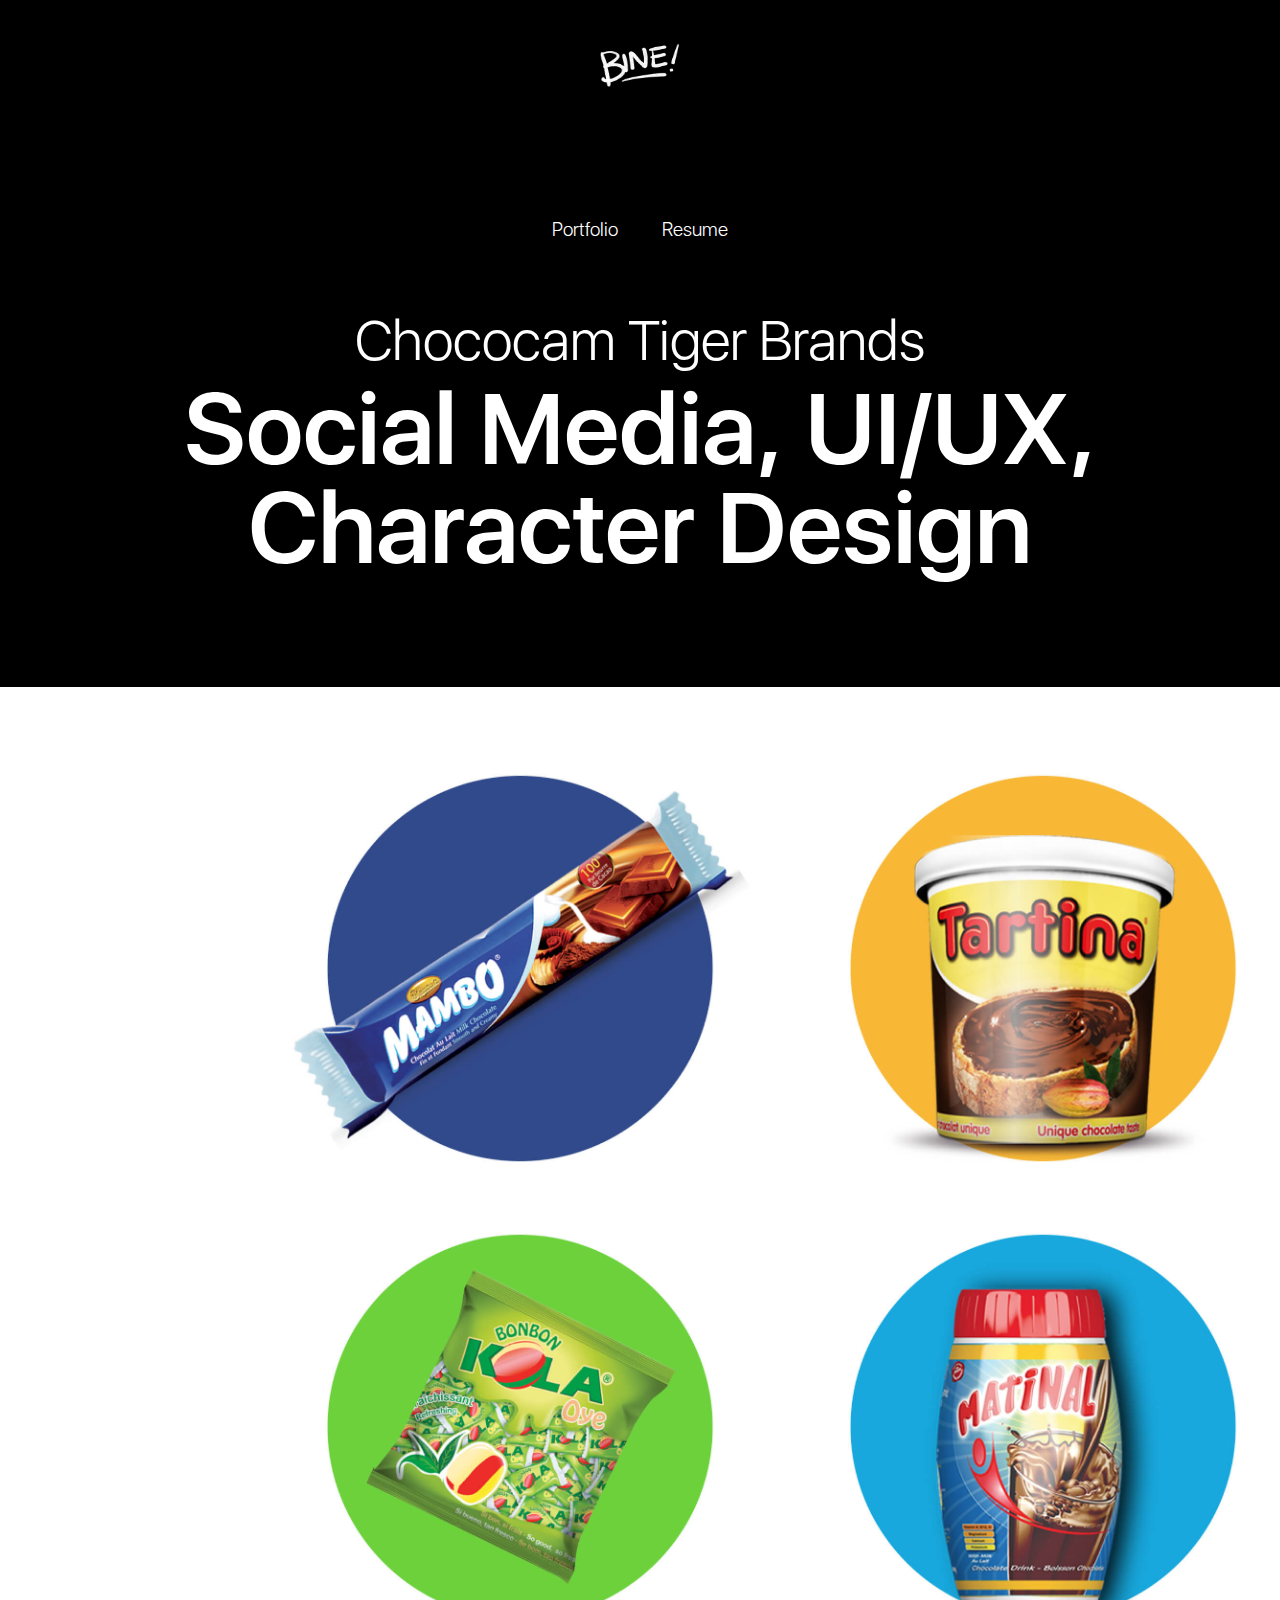
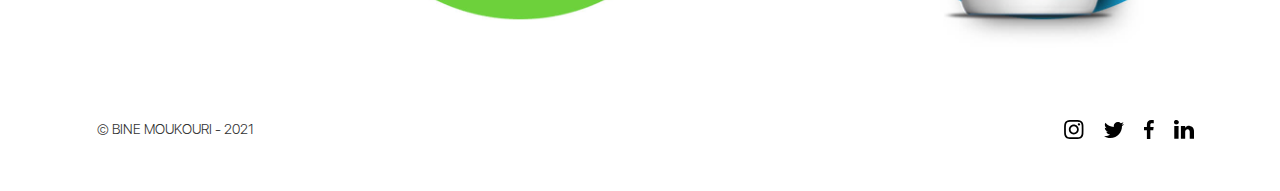
<file: chococam.html>
<!DOCTYPE html><!--  This site was created in Webflow. https://www.webflow.com  -->
<!--  Last Published: Mon Dec 12 2022 09:39:41 GMT+0000 (Coordinated Universal Time)  -->
<html data-wf-page="614caecf9f0d02ef6aab35c4" data-wf-site="60e583cc024dea2bb79aa038">
<head>
  <meta charset="utf-8">
  <title>Chococam Tiger Brands</title>
  <meta content="Chococam Tiger Brands" property="og:title">
  <meta content="Chococam Tiger Brands" property="twitter:title">
  <meta content="width=device-width, initial-scale=1" name="viewport">
  <meta content="Webflow" name="generator">
  <link href="css/normalize.css" rel="stylesheet" type="text/css">
  <link href="css/webflow.css" rel="stylesheet" type="text/css">
  <link href="css/binemoukouri.webflow.css" rel="stylesheet" type="text/css">
  <!-- [if lt IE 9]><script src="https://cdnjs.cloudflare.com/ajax/libs/html5shiv/3.7.3/html5shiv.min.js" type="text/javascript"></script><![endif] -->
  <script type="text/javascript">!function(o,c){var n=c.documentElement,t=" w-mod-";n.className+=t+"js",("ontouchstart"in o||o.DocumentTouch&&c instanceof DocumentTouch)&&(n.className+=t+"touch")}(window,document);</script>
  <link href="images/favicon.jpg" rel="shortcut icon" type="image/x-icon">
  <link href="images/webclip.jpg" rel="apple-touch-icon">
</head>
<body>
  <div class="section-3 cafpage wf-section">
    <div data-collapse="none" data-animation="default" data-duration="400" data-easing="ease-in" data-easing2="ease-out" role="banner" class="navbar w-nav">
      <div class="div-block-4">
        <a href="index.html" class="brand w-nav-brand"><img src="images/Untitled_Artwork-5.png" loading="lazy" width="93" height="53" srcset="images/Untitled_Artwork-5-p-500.png 500w, images/Untitled_Artwork-5-p-800.png 800w, images/Untitled_Artwork-5-p-1080.png 1080w, images/Untitled_Artwork-5.png 1437w" sizes="93px" alt="" class="image"></a>
        <nav role="navigation" class="nav-menu w-nav-menu">
          <a href="index.html" class="nav-link-3 w-nav-link">Portfolio</a>
          <a href="cv.html" class="nav-link-3 w-nav-link"><span>Resume</span></a>
        </nav>
      </div>
    </div>
    <div class="hero-section">
      <div class="div-block-8 caf">
        <p class="paragraph header-colour chocam-header">Chococam Tiger Brands<br></p>
        <h1 class="heading-1 projects afcon-header-colour"><strong class="gold-header chococam">Social Media, UI/UX,<br>Character Design</strong><br></h1>
      </div>
    </div>
  </div>
  <div class="section-7 wf-section">
    <div class="div-block-72">
      <div>
        <a href="mambo.html" class="w-inline-block"><img src="images/Frame-610.jpg" loading="lazy" srcset="images/Frame-610-p-500.jpeg 500w, images/Frame-610-p-800.jpeg 800w, images/Frame-610.jpg 1057w" sizes="100vw" alt=""></a>
      </div>
      <div>
        <a href="tartina.html" class="w-inline-block"><img src="images/Frame-611.jpg" loading="lazy" srcset="images/Frame-611-p-500.jpeg 500w, images/Frame-611-p-800.jpeg 800w, images/Frame-611.jpg 1057w" sizes="100vw" alt=""></a>
      </div>
      <div>
        <a href="kola.html" class="w-inline-block"><img src="images/Frame-608.jpg" loading="lazy" srcset="images/Frame-608-p-500.jpeg 500w, images/Frame-608-p-800.jpeg 800w, images/Frame-608.jpg 1057w" sizes="100vw" alt=""></a>
      </div>
      <div>
        <a href="matinal.html" class="w-inline-block"><img src="images/Frame-609.jpg" loading="lazy" srcset="images/Frame-609-p-500.jpeg 500w, images/Frame-609-p-800.jpeg 800w, images/Frame-609.jpg 1057w" sizes="100vw" alt=""></a>
      </div>
    </div>
  </div>
  <div class="footer">
    <div class="text-block-2">© BINE MOUKOURI - 2021</div>
    <div class="div-block-47">
      <div class="socials-div">
        <a href="https://www.instagram.com/binemoukouri/" target="_blank" class="link-block-7 w-inline-block"><img src="images/instagram.svg" loading="lazy" width="20" alt=""></a>
      </div>
      <div class="socials-div">
        <a href="http://twitter.com/binemoukouri" class="link-block-7 w-inline-block"><img src="images/twitter.svg" loading="lazy" width="20" alt=""></a>
      </div>
      <div class="socials-div">
        <a href="http://facebook.com/binemoukouri" class="link-block-7 w-inline-block"><img src="images/facebook.svg" loading="lazy" width="10" alt=""></a>
      </div>
      <div class="socials-div">
        <a href="https://www.linkedin.com/in/bine-moukouri-a11292b5/" class="link-block-7 w-inline-block"><img src="images/linkedin.svg" loading="lazy" width="20" alt=""></a>
      </div>
    </div>
  </div>
  <script src="https://d3e54v103j8qbb.cloudfront.net/js/jquery-3.5.1.min.dc5e7f18c8.js?site=60e583cc024dea2bb79aa038" type="text/javascript" integrity="sha256-9/aliU8dGd2tb6OSsuzixeV4y/faTqgFtohetphbbj0=" crossorigin="anonymous"></script>
  <script src="js/webflow.js" type="text/javascript"></script>
  <!-- [if lte IE 9]><script src="https://cdnjs.cloudflare.com/ajax/libs/placeholders/3.0.2/placeholders.min.js"></script><![endif] -->
</body>
</html>
</file>
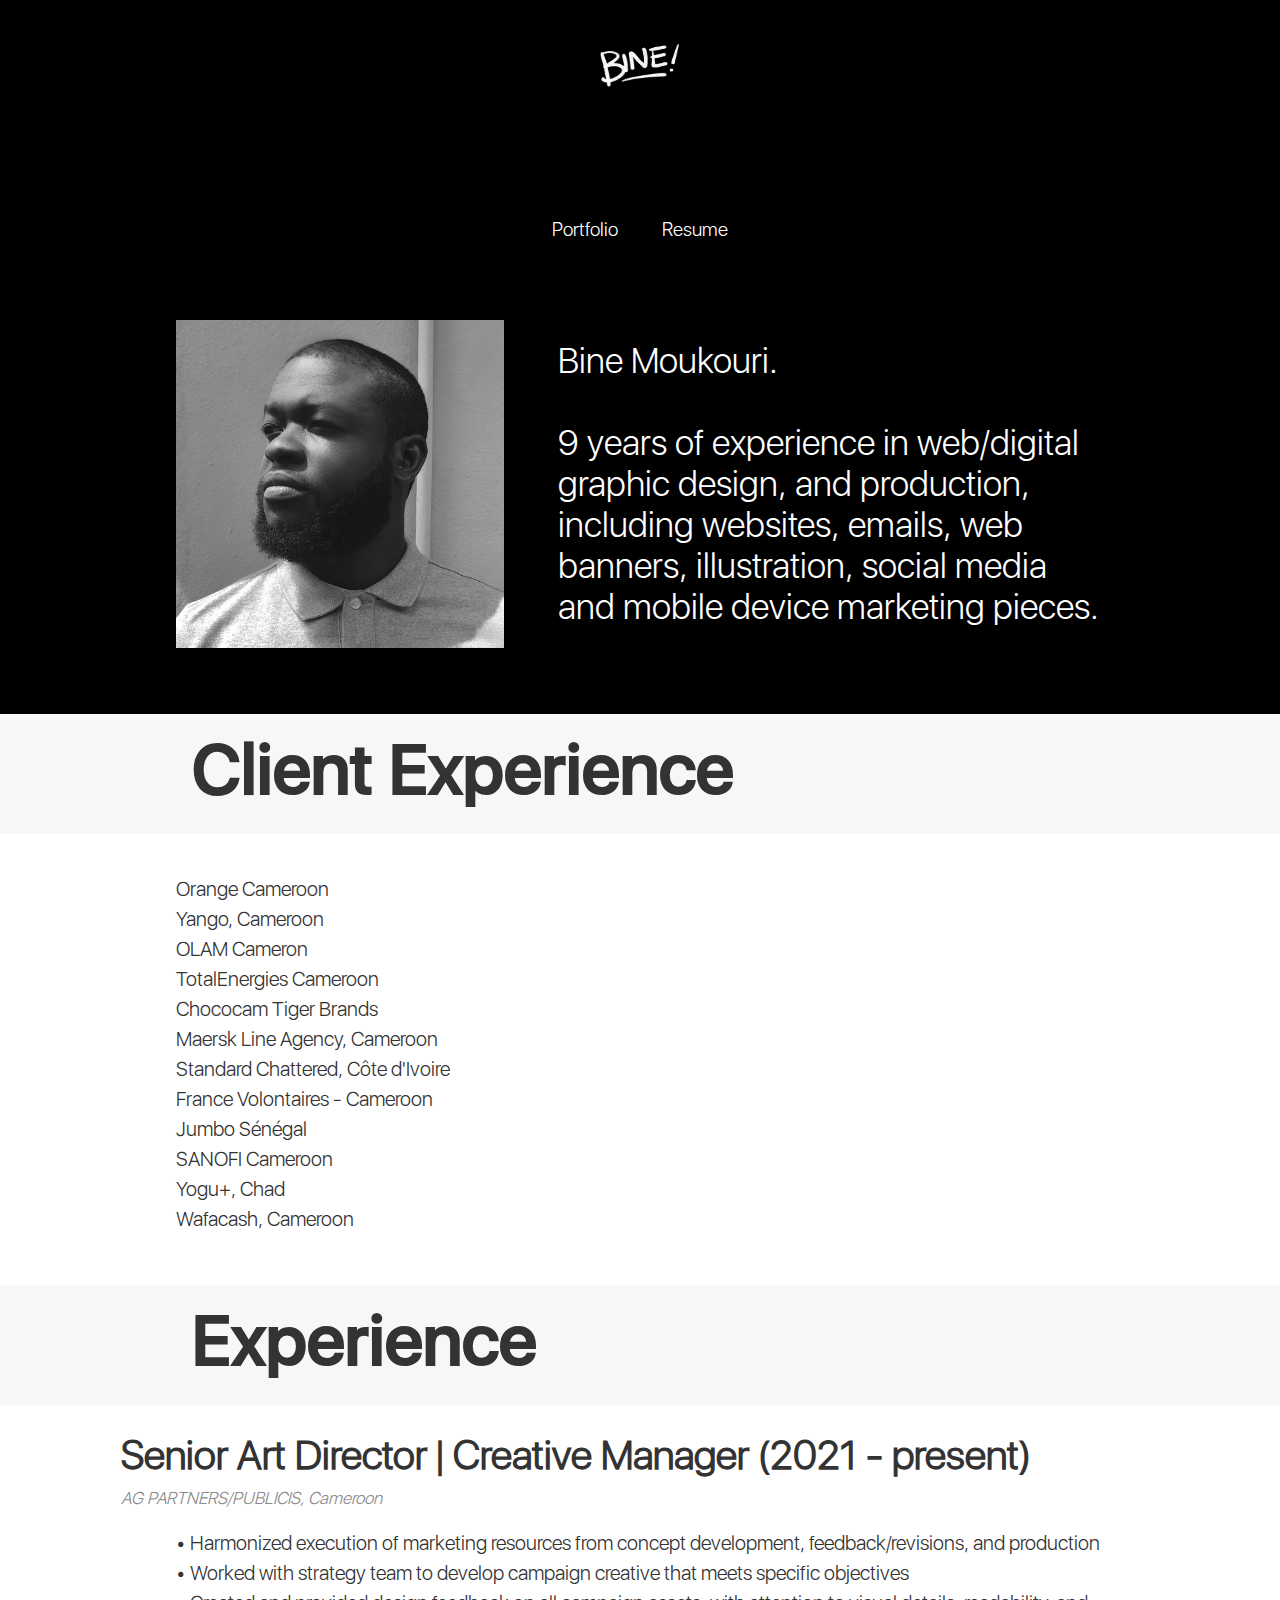
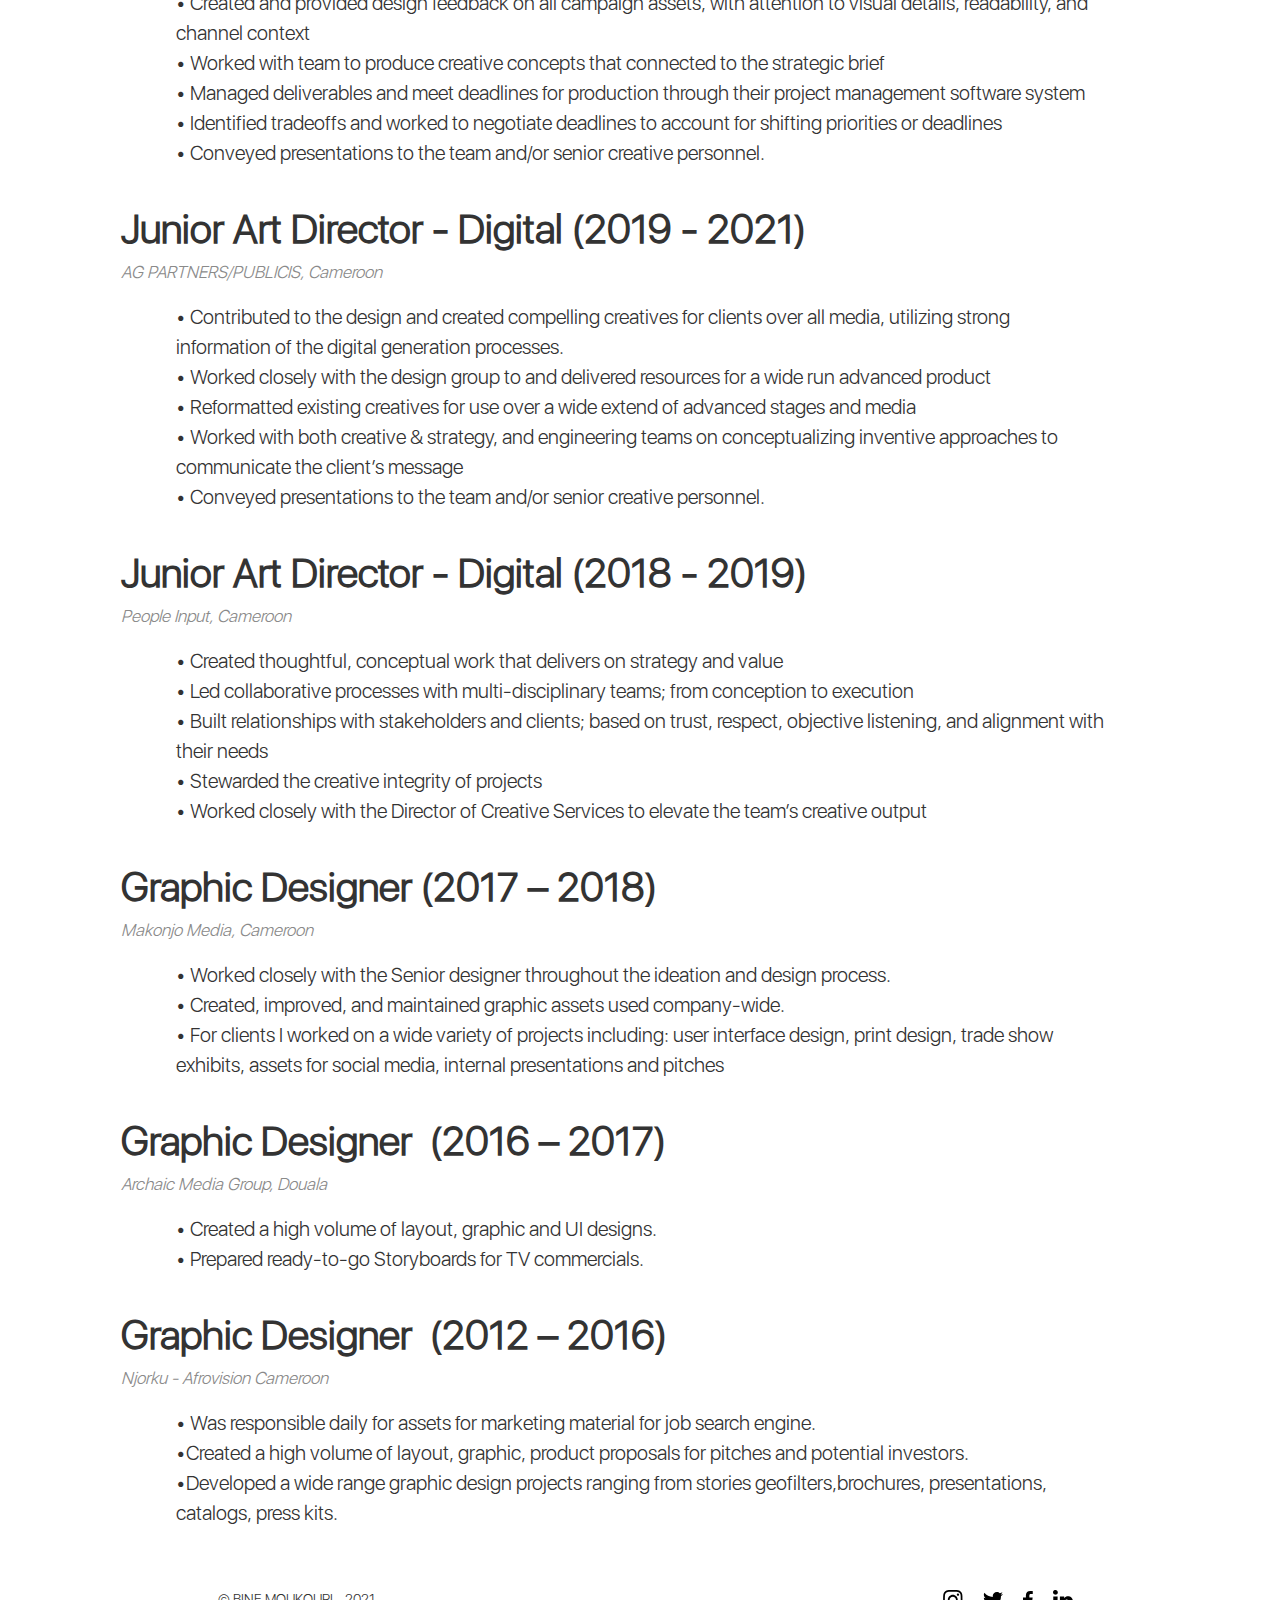
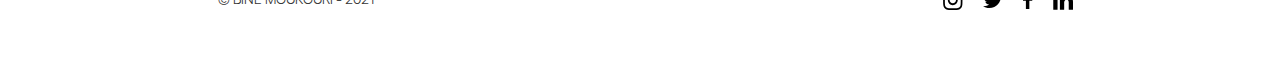
<file: cv.html>
<!DOCTYPE html><!--  This site was created in Webflow. https://www.webflow.com  -->
<!--  Last Published: Mon Dec 12 2022 09:39:41 GMT+0000 (Coordinated Universal Time)  -->
<html data-wf-page="614ae7cd1e64a8ad323f997c" data-wf-site="60e583cc024dea2bb79aa038">
<head>
  <meta charset="utf-8">
  <title>CV</title>
  <meta content="CV" property="og:title">
  <meta content="CV" property="twitter:title">
  <meta content="width=device-width, initial-scale=1" name="viewport">
  <meta content="Webflow" name="generator">
  <link href="css/normalize.css" rel="stylesheet" type="text/css">
  <link href="css/webflow.css" rel="stylesheet" type="text/css">
  <link href="css/binemoukouri.webflow.css" rel="stylesheet" type="text/css">
  <!-- [if lt IE 9]><script src="https://cdnjs.cloudflare.com/ajax/libs/html5shiv/3.7.3/html5shiv.min.js" type="text/javascript"></script><![endif] -->
  <script type="text/javascript">!function(o,c){var n=c.documentElement,t=" w-mod-";n.className+=t+"js",("ontouchstart"in o||o.DocumentTouch&&c instanceof DocumentTouch)&&(n.className+=t+"touch")}(window,document);</script>
  <link href="images/favicon.jpg" rel="shortcut icon" type="image/x-icon">
  <link href="images/webclip.jpg" rel="apple-touch-icon">
</head>
<body>
  <div class="section-3 wf-section">
    <div data-collapse="none" data-animation="default" data-duration="400" data-easing="ease-in" data-easing2="ease-out" role="banner" class="navbar w-nav">
      <div class="div-block-4">
        <a href="index.html" class="brand w-nav-brand"><img src="images/Untitled_Artwork-5.png" loading="lazy" width="93" height="53" srcset="images/Untitled_Artwork-5-p-500.png 500w, images/Untitled_Artwork-5-p-800.png 800w, images/Untitled_Artwork-5-p-1080.png 1080w, images/Untitled_Artwork-5.png 1437w" sizes="93px" alt="" class="image"></a>
        <nav role="navigation" class="nav-menu w-nav-menu">
          <a href="index.html" class="nav-link-3 w-nav-link">Portfolio</a>
          <a href="cv.html" aria-current="page" class="nav-link-3 w-nav-link w--current"><span>Resume</span></a>
        </nav>
      </div>
    </div>
    <div class="hero-section">
      <div class="div-block-8 bio">
        <div class="div-block-82"><img src="images/bine-moukouri.png" loading="lazy" sizes="(max-width: 479px) 80vw, (max-width: 767px) 40vw, (max-width: 991px) 288px, 327.75px" srcset="images/bine-moukouri-p-500.png 500w, images/bine-moukouri.png 782w" alt="" class="image-43"></div>
        <div class="div-block-83 cv-bio">
          <p class="paragraph project-bio cv-page">Bine Moukouri.<br><br>9 years of experience in web/digital graphic design, and production, including websites, emails, web banners, illustration, social media and mobile device marketing pieces.<br></p>
        </div>
      </div>
    </div>
  </div>
  <div class="section-10 wf-section">
    <div class="div-block-86">
      <h1 class="heading-8"><strong class="bold-text-2 client-experience-div">Client Experience</strong></h1>
    </div>
    <div class="div-block-85">
      <div class="text-block-8 resume">Orange Cameroon<br>Yango, Cameroon<br>OLAM Cameron<br>TotalEnergies Cameroon<br>Chococam Tiger Brands<br>Maersk Line Agency, Cameroon<br>Standard Chattered, Côte d&#x27;Ivoire<br>France Volontaires - Cameroon<br>Jumbo Sénégal<br>SANOFI Cameroon<br>Yogu+, Chad<br>Wafacash, Cameroon<br></div>
    </div>
    <div class="div-block-86">
      <h1 class="heading-8"><strong class="bold-text-2 client-experience-div">Experience</strong></h1>
    </div>
    <div class="div-block-85">
      <div class="div-block-84 resume-header">
        <div class="text-block-9 resume"><strong class="bold-text-3">Senior Art Director | Creative Manager (2021 - present)</strong></div>
        <div class="text-block-10 resume">AG PARTNERS/PUBLICIS, Cameroon</div>
      </div>
      <div class="text-block-8 resume">• Harmonized execution of marketing resources from concept development, feedback/revisions, and production<br>• Worked with strategy team to develop campaign creative that meets specific objectives<br>• Created and provided design feedback on all campaign assets, with attention to visual details, readability, and channel context<br>• Worked with team to produce creative concepts that connected to the strategic brief<br>• Managed deliverables and meet deadlines for production through their project management software system<br>• Identified tradeoffs and worked to negotiate deadlines to account for shifting priorities or deadlines<br>• Conveyed presentations to the team and/or senior creative personnel.</div>
    </div>
    <div class="div-block-85">
      <div class="div-block-84 resume-header">
        <div class="text-block-9 resume"><strong class="bold-text-3">Junior Art Director - Digital (2019 - 2021)</strong></div>
        <div class="text-block-10 resume">AG PARTNERS/PUBLICIS, Cameroon</div>
      </div>
      <div class="text-block-8 resume">• Contributed to the design and created compelling creatives for clients over all media, utilizing strong information of the digital generation processes. <br>• Worked closely with the design group to and delivered resources for a wide run advanced product<br>• Reformatted existing creatives for use over a wide extend of advanced stages and media <br>• Worked with both creative &amp; strategy, and engineering teams on conceptualizing inventive approaches to communicate the client’s message <br>• Conveyed presentations to the team and/or senior creative personnel. </div>
    </div>
    <div class="div-block-85">
      <div class="div-block-84 resume-header">
        <div class="text-block-9 resume"><strong class="bold-text-3">Junior Art Director - Digital (2018 - 2019)</strong></div>
        <div class="text-block-10 resume">People Input, Cameroon</div>
      </div>
      <div class="text-block-8 resume">• Created thoughtful, conceptual work that delivers on strategy and value<br>• Led collaborative processes with multi-disciplinary teams; from conception to execution<br>• Built relationships with stakeholders and clients; based on trust, respect, objective listening, and alignment with their needs<br>• Stewarded the creative integrity of projects <br>• Worked closely with the Director of Creative Services to elevate the team’s creative output</div>
    </div>
    <div class="div-block-85">
      <div class="div-block-84 resume-header">
        <div class="text-block-9 resume"><strong class="bold-text-3">Graphic Designer (2017 – 2018)</strong></div>
        <div class="text-block-10 resume">Makonjo Media, Cameroon</div>
      </div>
      <div class="text-block-8 resume">• Worked closely with the Senior designer throughout the ideation and design process.<br>• Created, improved, and maintained graphic assets used company-wide.<br>• For clients I worked on a wide variety of projects including: user interface design, print design, trade show exhibits, assets for social media, internal presentations and pitches</div>
    </div>
    <div class="div-block-85">
      <div class="div-block-84 resume-header">
        <div class="text-block-9 resume"><strong class="bold-text-3">Graphic Designer  (2016 – 2017)</strong></div>
        <div class="text-block-10 resume">Archaic Media Group, Douala</div>
      </div>
      <div class="text-block-8 resume">• Created a high volume of layout, graphic and UI designs.<br>• Prepared ready-to-go Storyboards for TV commercials.</div>
    </div>
    <div class="div-block-85">
      <div class="div-block-84">
        <div class="text-block-9 resume"><strong class="bold-text-3">Graphic Designer  (2012 – 2016)</strong></div>
        <div class="text-block-10 resume"><em>Njorku - Afrovision Cameroon</em></div>
      </div>
      <div class="text-block-8 resume">• Was responsible daily for assets for marketing material for job search engine.<br>•Created a high volume of layout, graphic, product proposals for pitches and potential investors.<br>•Developed a wide range graphic design projects ranging from stories geofilters,brochures, presentations, catalogs, press kits.</div>
      <div class="div-block-85">
        <div class="footer">
          <div class="text-block-2">© BINE MOUKOURI - 2021</div>
          <div class="div-block-47">
            <div class="socials-div">
              <a href="https://www.instagram.com/binemoukouri/" target="_blank" class="link-block-7 w-inline-block"><img src="images/instagram.svg" loading="lazy" width="20" alt=""></a>
            </div>
            <div class="socials-div">
              <a href="http://twitter.com/binemoukouri" class="link-block-7 w-inline-block"><img src="images/twitter.svg" loading="lazy" width="20" alt=""></a>
            </div>
            <div class="socials-div">
              <a href="http://facebook.com/binemoukouri" class="link-block-7 w-inline-block"><img src="images/facebook.svg" loading="lazy" width="10" alt=""></a>
            </div>
            <div class="socials-div">
              <a href="https://www.linkedin.com/in/bine-moukouri-a11292b5/" class="link-block-7 w-inline-block"><img src="images/linkedin.svg" loading="lazy" width="20" alt=""></a>
            </div>
          </div>
        </div>
      </div>
    </div>
  </div>
  <script src="https://d3e54v103j8qbb.cloudfront.net/js/jquery-3.5.1.min.dc5e7f18c8.js?site=60e583cc024dea2bb79aa038" type="text/javascript" integrity="sha256-9/aliU8dGd2tb6OSsuzixeV4y/faTqgFtohetphbbj0=" crossorigin="anonymous"></script>
  <script src="js/webflow.js" type="text/javascript"></script>
  <!-- [if lte IE 9]><script src="https://cdnjs.cloudflare.com/ajax/libs/placeholders/3.0.2/placeholders.min.js"></script><![endif] -->
</body>
</html>
</file>
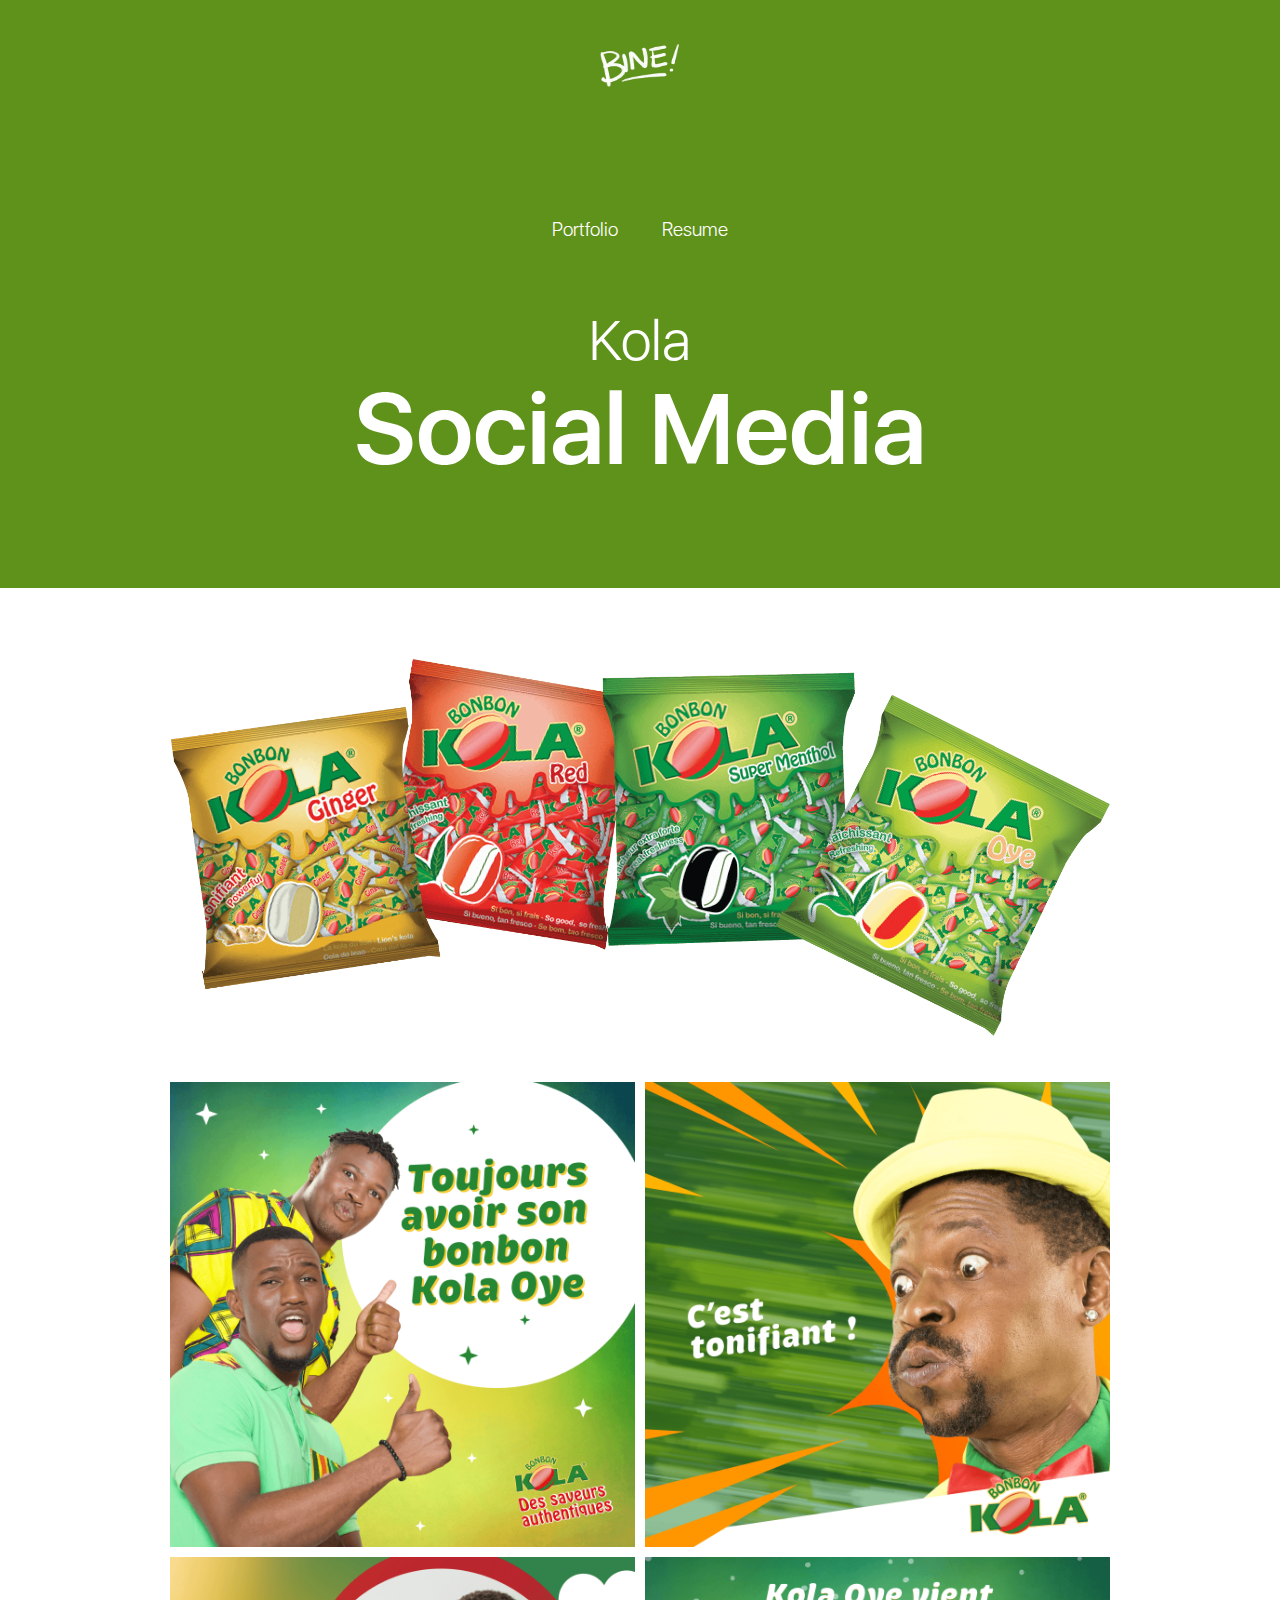
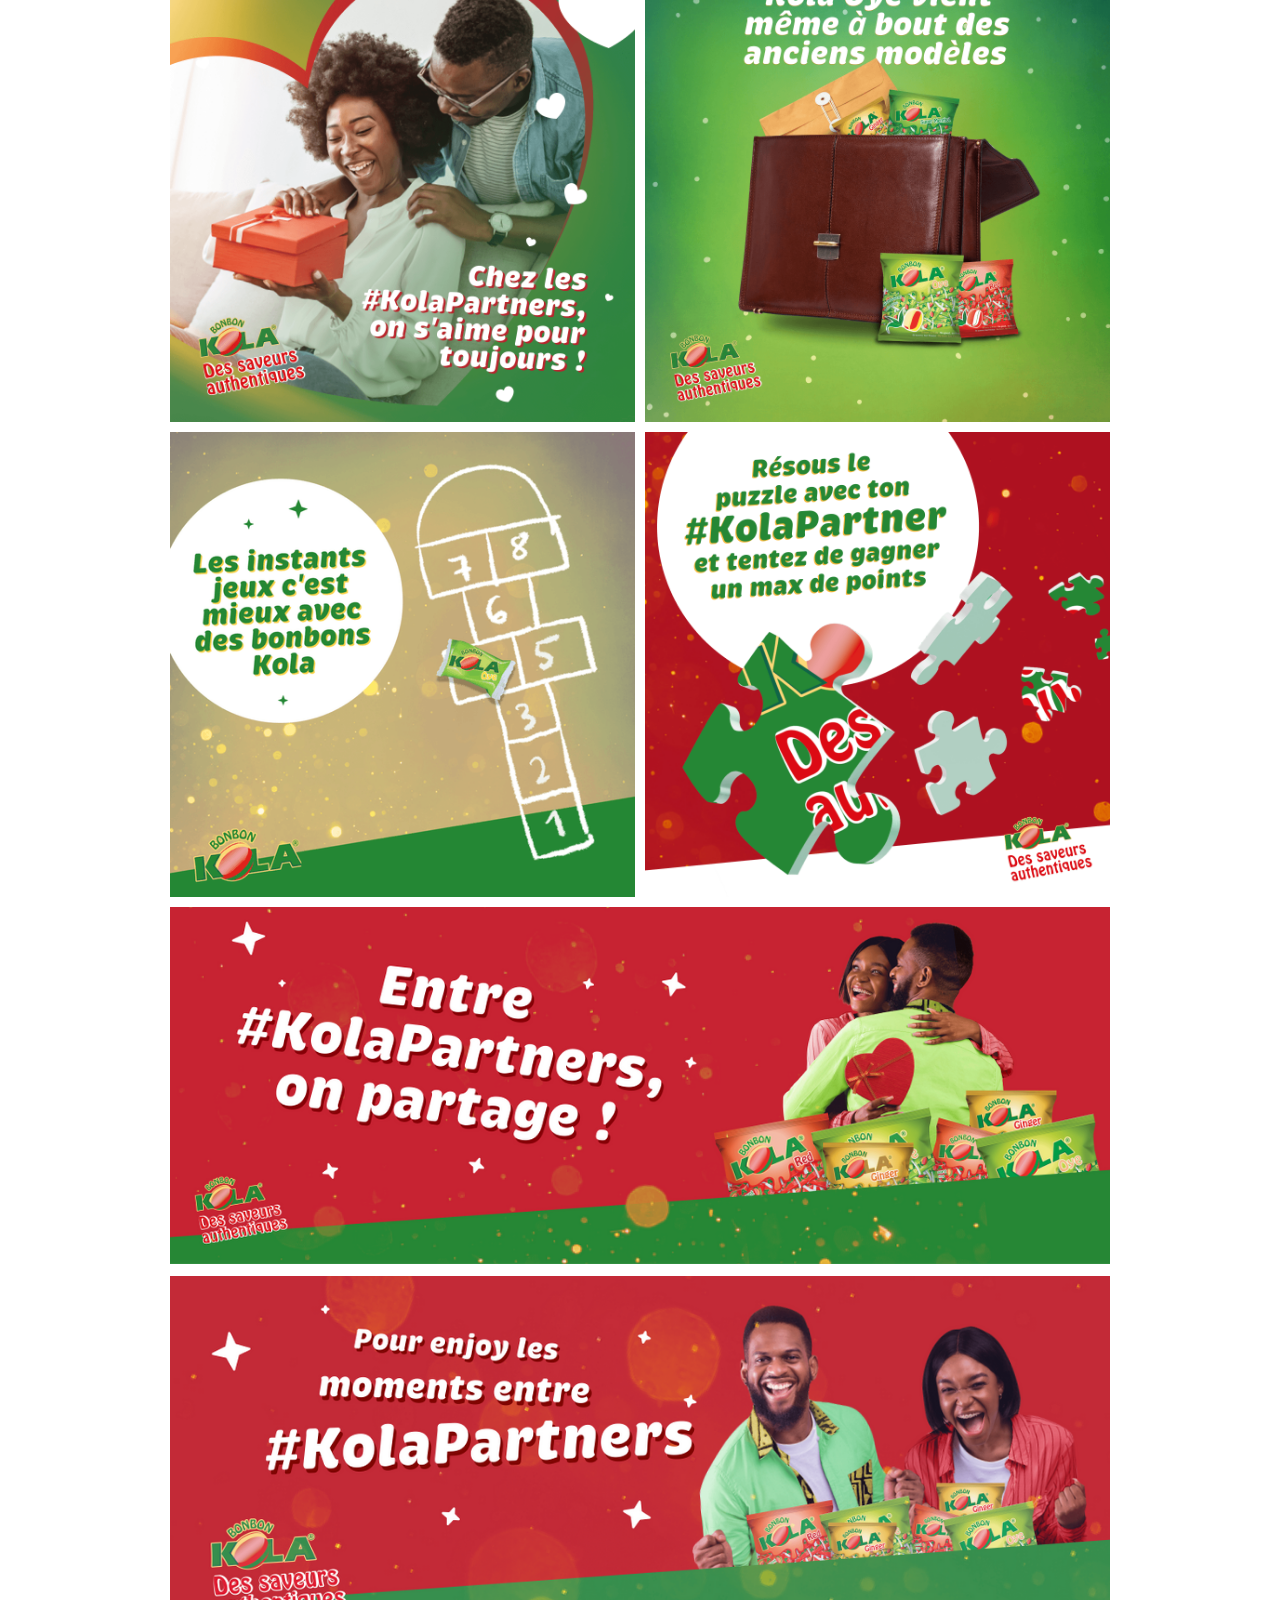
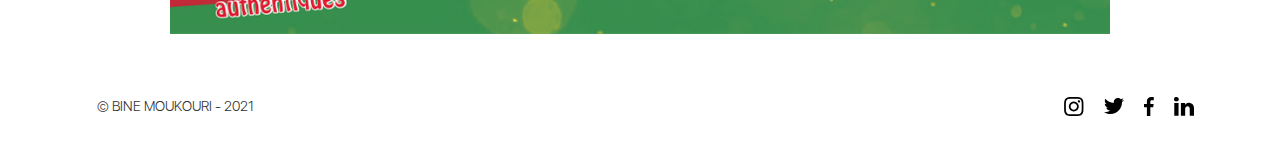
<file: kola.html>
<!DOCTYPE html><!--  This site was created in Webflow. https://www.webflow.com  -->
<!--  Last Published: Mon Dec 12 2022 09:39:41 GMT+0000 (Coordinated Universal Time)  -->
<html data-wf-page="614c87e3103246ff5f5641b1" data-wf-site="60e583cc024dea2bb79aa038">
<head>
  <meta charset="utf-8">
  <title>kola</title>
  <meta content="kola" property="og:title">
  <meta content="kola" property="twitter:title">
  <meta content="width=device-width, initial-scale=1" name="viewport">
  <meta content="Webflow" name="generator">
  <link href="css/normalize.css" rel="stylesheet" type="text/css">
  <link href="css/webflow.css" rel="stylesheet" type="text/css">
  <link href="css/binemoukouri.webflow.css" rel="stylesheet" type="text/css">
  <!-- [if lt IE 9]><script src="https://cdnjs.cloudflare.com/ajax/libs/html5shiv/3.7.3/html5shiv.min.js" type="text/javascript"></script><![endif] -->
  <script type="text/javascript">!function(o,c){var n=c.documentElement,t=" w-mod-";n.className+=t+"js",("ontouchstart"in o||o.DocumentTouch&&c instanceof DocumentTouch)&&(n.className+=t+"touch")}(window,document);</script>
  <link href="images/favicon.jpg" rel="shortcut icon" type="image/x-icon">
  <link href="images/webclip.jpg" rel="apple-touch-icon">
</head>
<body>
  <div class="section-3 cafpage kola-theme wf-section">
    <div data-collapse="none" data-animation="default" data-duration="400" data-easing="ease-in" data-easing2="ease-out" role="banner" class="navbar w-nav">
      <div class="div-block-4">
        <a href="index.html" class="brand w-nav-brand"><img src="images/Untitled_Artwork-5.png" loading="lazy" width="93" height="53" srcset="images/Untitled_Artwork-5-p-500.png 500w, images/Untitled_Artwork-5-p-800.png 800w, images/Untitled_Artwork-5-p-1080.png 1080w, images/Untitled_Artwork-5.png 1437w" sizes="93px" alt="" class="image"></a>
        <nav role="navigation" class="nav-menu w-nav-menu">
          <a href="index.html" class="nav-link-3 w-nav-link">Portfolio</a>
          <a href="cv.html" class="nav-link-3 w-nav-link"><span>Resume</span></a>
        </nav>
      </div>
    </div>
    <div class="hero-section">
      <div class="div-block-8 caf">
        <p class="paragraph header-colour kola">Kola<br></p>
        <h1 class="heading-1 projects kola-theme"><strong class="gold-header kola">Social Media</strong><br></h1>
      </div>
    </div>
  </div>
  <div class="mambo-section">
    <div class="div-block-89 kola-size">
      <div class="header-image"><img src="images/Group-3417.png" loading="lazy" sizes="(max-width: 479px) 97vw, (max-width: 767px) 96vw, (max-width: 991px) 90vw, 940px" srcset="images/Group-3417-p-500.png 500w, images/Group-3417.png 1812w" alt="" class="image-51"></div>
      <div class="w-layout-grid grid-4">
        <div><img src="images/Frame-213.png" loading="lazy" alt=""></div>
        <div><img src="images/Frame-6.png" loading="lazy" alt=""></div>
        <div><img src="images/Frame-209.png" loading="lazy" alt=""></div>
        <div><img src="images/Frame-208.png" loading="lazy" alt=""></div>
        <div><img src="images/Frame-223.png" loading="lazy" sizes="(max-width: 479px) 97vw, (max-width: 767px) 47vw, (max-width: 991px) 44vw, 465px" srcset="images/Frame-223-p-500.png 500w, images/Frame-223.png 1000w" alt=""></div><img src="images/Frame-210.png" loading="lazy" alt="">
      </div>
    </div>
    <div class="div-block-80"><img src="images/Group-3408.png" loading="lazy" sizes="(max-width: 479px) 97vw, (max-width: 767px) 96vw, (max-width: 991px) 90vw, 940px" srcset="images/Group-3408-p-500.png 500w, images/Group-3408-p-800.png 800w, images/Group-3408-p-1080.png 1080w, images/Group-3408.png 3262w" alt=""></div>
    <div class="div-block-80"><img src="images/Frame-212.png" loading="lazy" sizes="(max-width: 479px) 97vw, (max-width: 767px) 96vw, (max-width: 991px) 90vw, 940px" srcset="images/Frame-212-p-500.png 500w, images/Frame-212-p-800.png 800w, images/Frame-212-p-1080.png 1080w, images/Frame-212.png 3262w" alt="" class="image-52"></div>
  </div>
  <div class="footer">
    <div class="text-block-2">© BINE MOUKOURI - 2021</div>
    <div class="div-block-47">
      <div class="socials-div">
        <a href="https://www.instagram.com/binemoukouri/" target="_blank" class="link-block-7 w-inline-block"><img src="images/instagram.svg" loading="lazy" width="20" alt=""></a>
      </div>
      <div class="socials-div">
        <a href="http://twitter.com/binemoukouri" class="link-block-7 w-inline-block"><img src="images/twitter.svg" loading="lazy" width="20" alt=""></a>
      </div>
      <div class="socials-div">
        <a href="http://facebook.com/binemoukouri" class="link-block-7 w-inline-block"><img src="images/facebook.svg" loading="lazy" width="10" alt=""></a>
      </div>
      <div class="socials-div">
        <a href="https://www.linkedin.com/in/bine-moukouri-a11292b5/" class="link-block-7 w-inline-block"><img src="images/linkedin.svg" loading="lazy" width="20" alt=""></a>
      </div>
    </div>
  </div>
  <script src="https://d3e54v103j8qbb.cloudfront.net/js/jquery-3.5.1.min.dc5e7f18c8.js?site=60e583cc024dea2bb79aa038" type="text/javascript" integrity="sha256-9/aliU8dGd2tb6OSsuzixeV4y/faTqgFtohetphbbj0=" crossorigin="anonymous"></script>
  <script src="js/webflow.js" type="text/javascript"></script>
  <!-- [if lte IE 9]><script src="https://cdnjs.cloudflare.com/ajax/libs/placeholders/3.0.2/placeholders.min.js"></script><![endif] -->
</body>
</html>
</file>
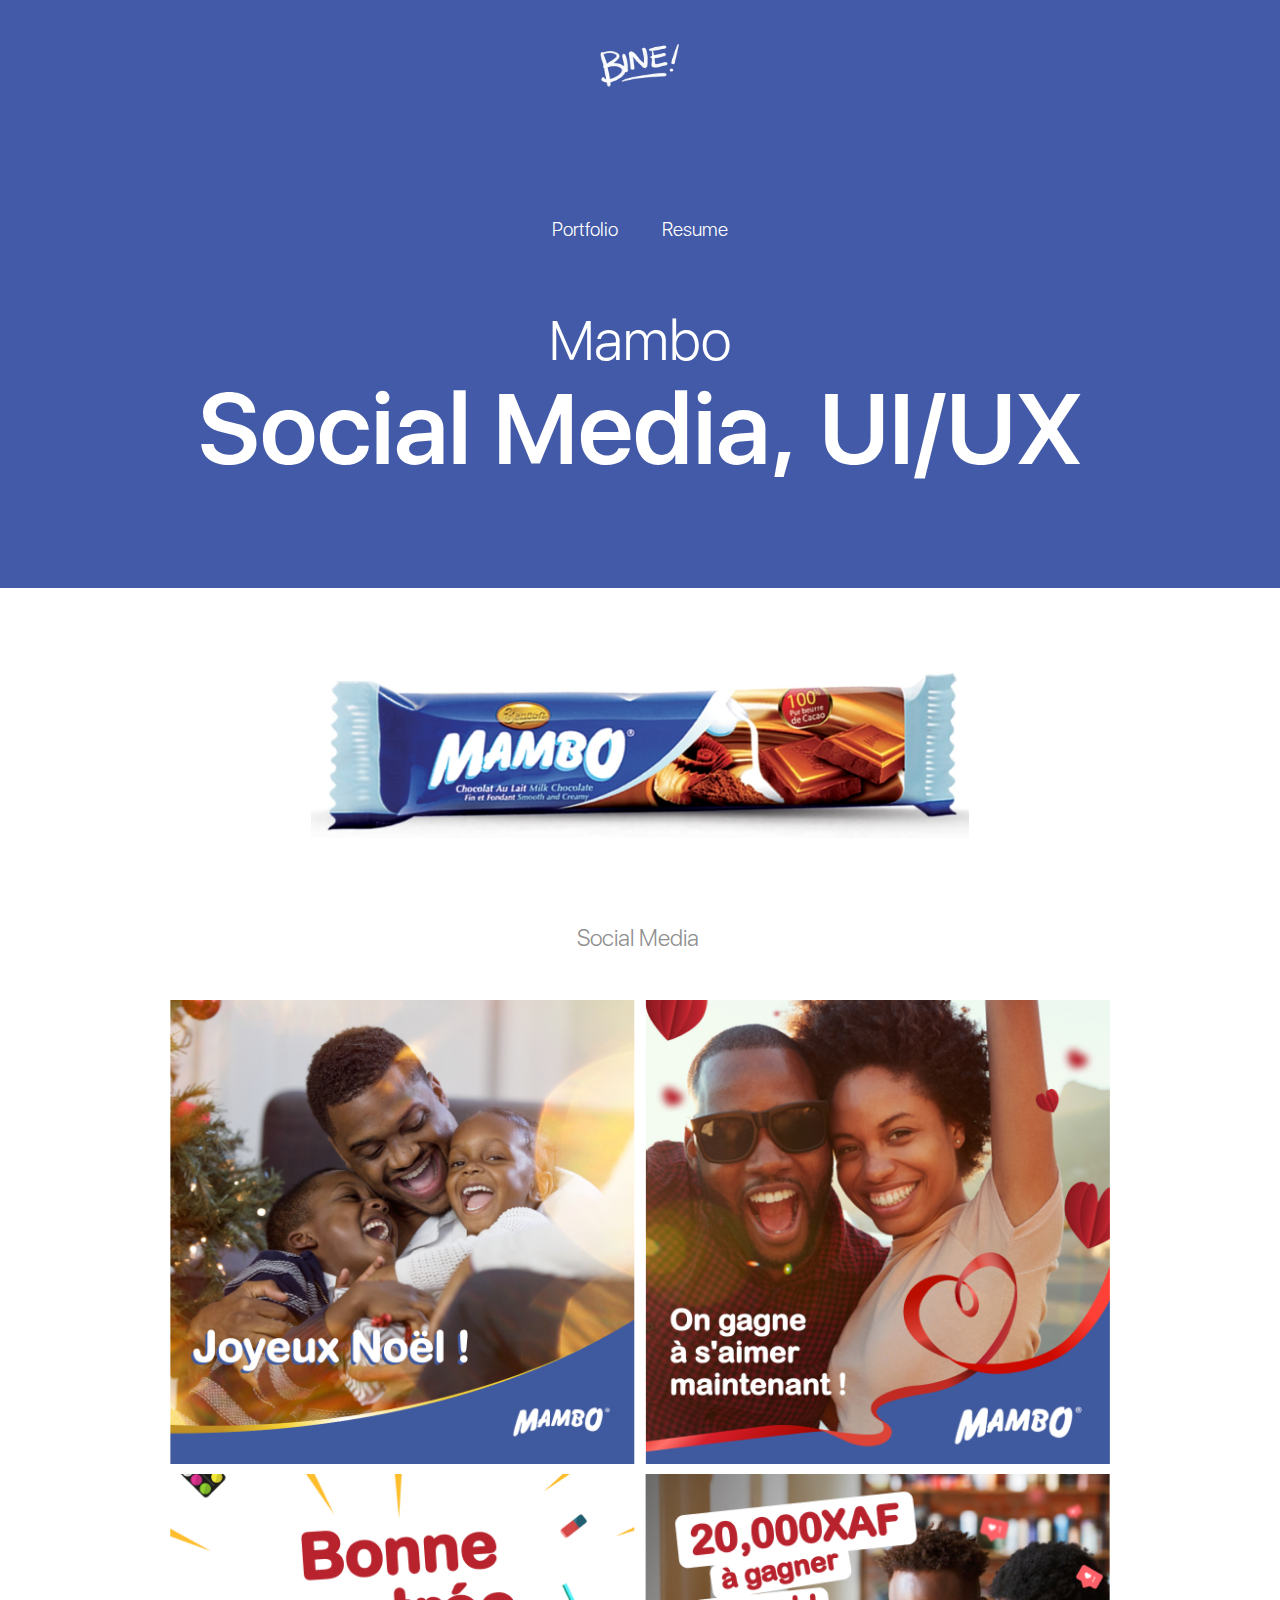
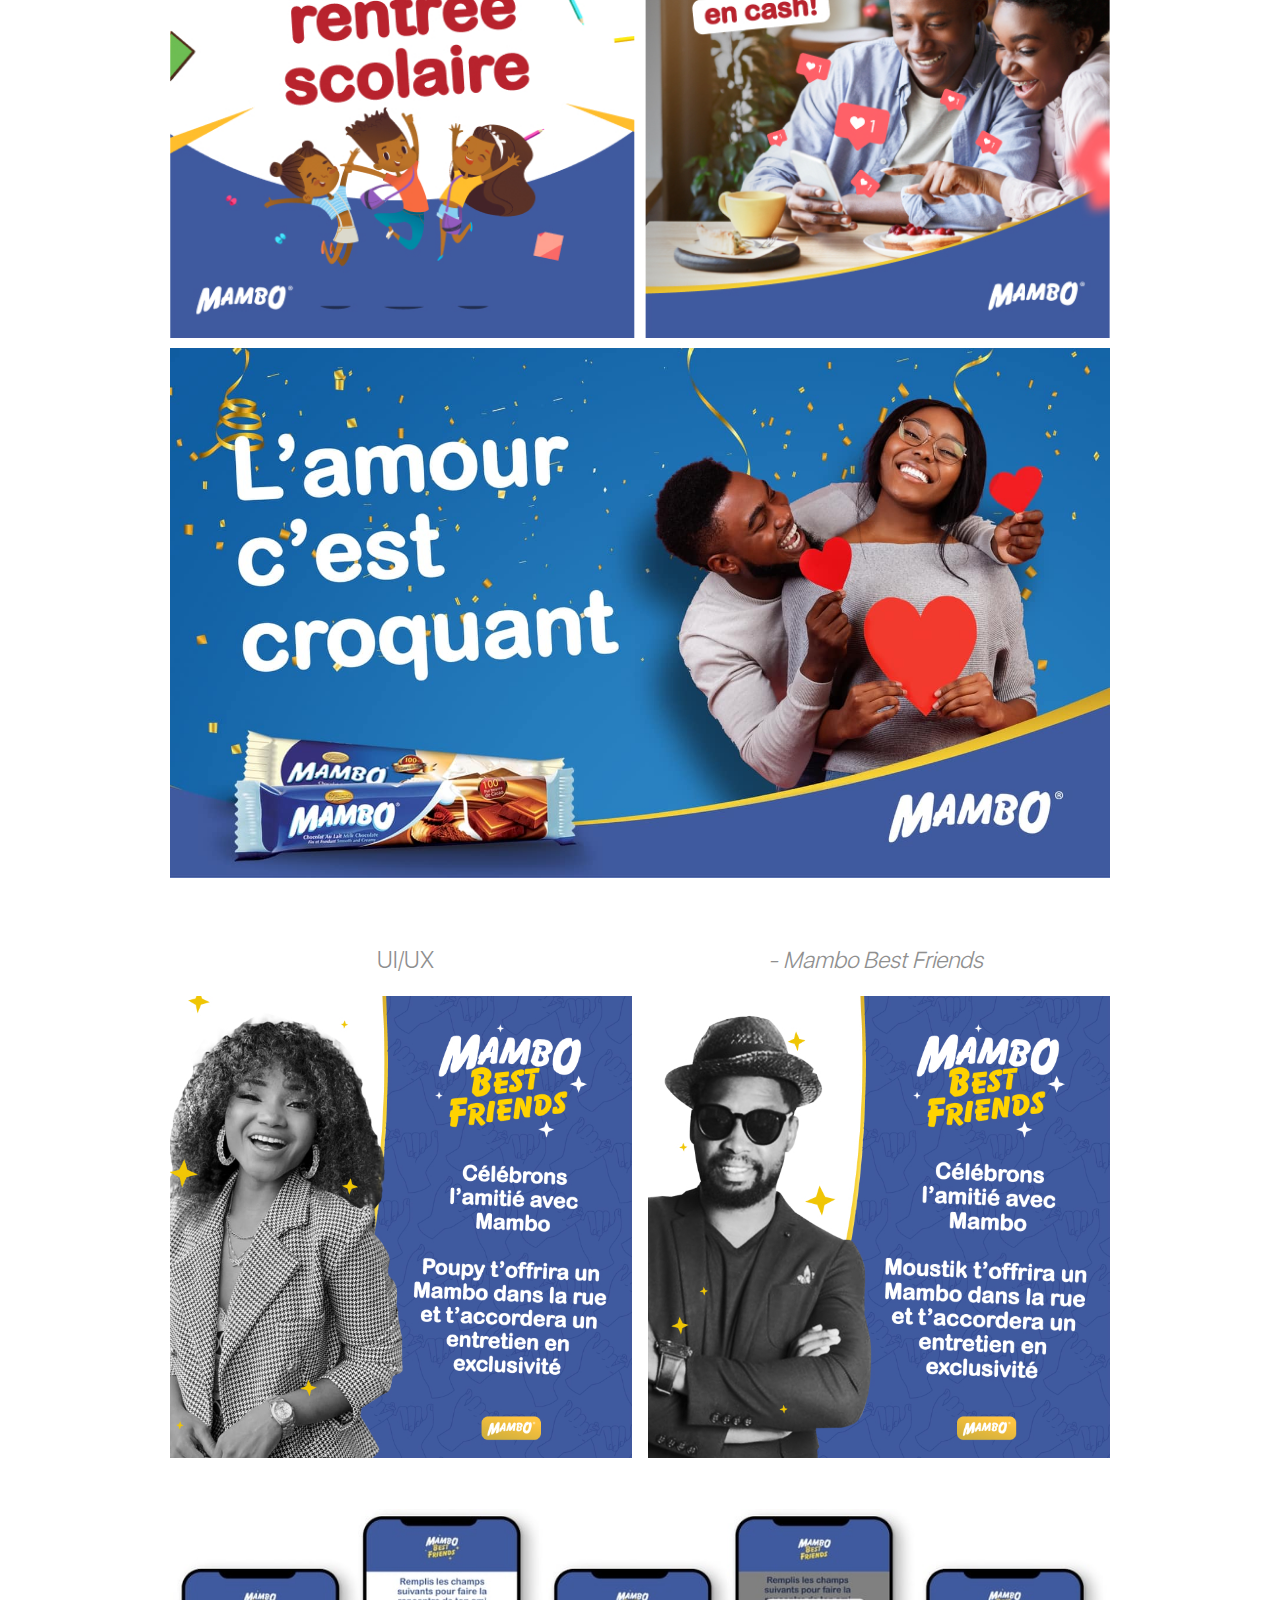
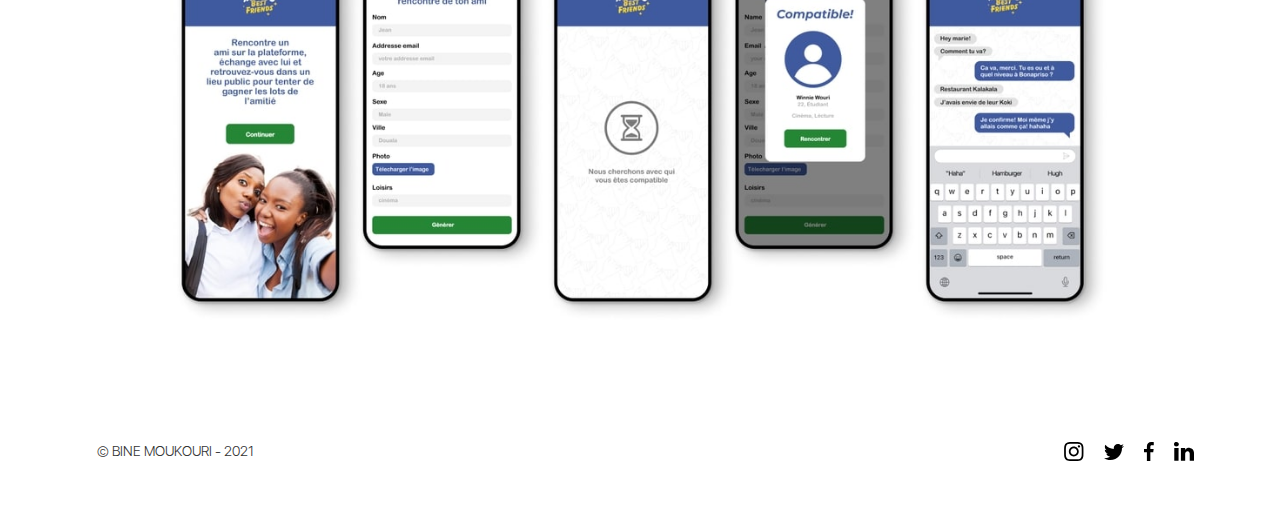
<file: mambo.html>
<!DOCTYPE html><!--  This site was created in Webflow. https://www.webflow.com  -->
<!--  Last Published: Mon Dec 12 2022 09:39:41 GMT+0000 (Coordinated Universal Time)  -->
<html data-wf-page="614c75490ed4d273bfc7e1d1" data-wf-site="60e583cc024dea2bb79aa038">
<head>
  <meta charset="utf-8">
  <title>chococam Tiger Brands</title>
  <meta content="chococam Tiger Brands" property="og:title">
  <meta content="chococam Tiger Brands" property="twitter:title">
  <meta content="width=device-width, initial-scale=1" name="viewport">
  <meta content="Webflow" name="generator">
  <link href="css/normalize.css" rel="stylesheet" type="text/css">
  <link href="css/webflow.css" rel="stylesheet" type="text/css">
  <link href="css/binemoukouri.webflow.css" rel="stylesheet" type="text/css">
  <!-- [if lt IE 9]><script src="https://cdnjs.cloudflare.com/ajax/libs/html5shiv/3.7.3/html5shiv.min.js" type="text/javascript"></script><![endif] -->
  <script type="text/javascript">!function(o,c){var n=c.documentElement,t=" w-mod-";n.className+=t+"js",("ontouchstart"in o||o.DocumentTouch&&c instanceof DocumentTouch)&&(n.className+=t+"touch")}(window,document);</script>
  <link href="images/favicon.jpg" rel="shortcut icon" type="image/x-icon">
  <link href="images/webclip.jpg" rel="apple-touch-icon">
</head>
<body>
  <div class="section-3 cafpage mambo-theme wf-section">
    <div data-collapse="none" data-animation="default" data-duration="400" data-easing="ease-in" data-easing2="ease-out" role="banner" class="navbar w-nav">
      <div class="div-block-4">
        <a href="index.html" class="brand w-nav-brand"><img src="images/Untitled_Artwork-5.png" loading="lazy" width="93" height="53" srcset="images/Untitled_Artwork-5-p-500.png 500w, images/Untitled_Artwork-5-p-800.png 800w, images/Untitled_Artwork-5-p-1080.png 1080w, images/Untitled_Artwork-5.png 1437w" sizes="93px" alt="" class="image"></a>
        <nav role="navigation" class="nav-menu w-nav-menu">
          <a href="index.html" class="nav-link-3 w-nav-link">Portfolio</a>
          <a href="cv.html" class="nav-link-3 w-nav-link"><span>Resume</span></a>
        </nav>
      </div>
    </div>
    <div class="hero-section">
      <div class="div-block-8 caf mambo">
        <p class="paragraph header-colour mambo">Mambo<br></p>
        <h1 class="heading-1 projects mambo"><strong class="gold-header">Social Media, UI/UX</strong><br></h1>
      </div>
    </div>
  </div>
  <div class="mambo-section">
    <div class="div-block-89">
      <div class="header-image mambo"><img src="images/mambo.jpg" loading="lazy" sizes="(max-width: 479px) 97vw, (max-width: 767px) 96vw, (max-width: 991px) 90vw, 100vw" srcset="images/mambo-p-500.jpeg 500w, images/mambo-p-1600.jpeg 1600w, images/mambo.jpg 1883w" alt="" class="image-51"></div>
      <p class="paragraph intro main sub-text mambo-friends-text">Social Media<br></p>
      <div class="w-layout-grid grid-4">
        <div><img src="images/Frame-196.jpg" loading="lazy" alt=""></div>
        <div><img src="images/Frame-193.jpg" loading="lazy" alt=""></div>
        <div><img src="images/Frame-201.jpg" loading="lazy" alt=""></div>
        <div><img src="images/Frame-598.jpg" loading="lazy" alt=""></div>
      </div>
    </div>
    <div class="div-block-80"><img src="images/Frame-113.jpg" loading="lazy" sizes="100vw" srcset="images/Frame-113-p-500.jpeg 500w, images/Frame-113-p-800.jpeg 800w, images/Frame-113-p-1600.jpeg 1600w, images/Frame-113-p-2000.jpeg 2000w, images/Frame-113.jpg 2110w" alt=""></div>
    <div class="div-block-92">
      <p class="paragraph intro main sub-text mambo-friends-text descriptive">UI/UX <br></p>
      <p class="paragraph intro main sub-text mambo-friends-text descriptive italic"> - Mambo Best Friends<br></p>
    </div>
    <div class="w-layout-grid mambo-friends collage">
      <div><img src="images/Frame-174.jpg" loading="lazy" sizes="100vw" srcset="images/Frame-174-p-500.jpeg 500w, images/Frame-174.jpg 700w" alt=""></div>
      <div><img src="images/Frame-175.jpg" loading="lazy" sizes="100vw" srcset="images/Frame-175-p-500.jpeg 500w, images/Frame-175.jpg 700w" alt=""></div>
    </div>
    <div class="mambo-section pattern"><img src="images/Frame-604.jpg" loading="lazy" sizes="(max-width: 479px) 95vw, (max-width: 767px) 96vw, (max-width: 991px) 90vw, 940px" srcset="images/Frame-604-p-500.jpeg 500w, images/Frame-604-p-1080.jpeg 1080w, images/Frame-604.jpg 1446w" alt=""></div>
  </div>
  <div class="footer">
    <div class="text-block-2">© BINE MOUKOURI - 2021</div>
    <div class="div-block-47">
      <div class="socials-div">
        <a href="https://www.instagram.com/binemoukouri/" target="_blank" class="link-block-7 w-inline-block"><img src="images/instagram.svg" loading="lazy" width="20" alt=""></a>
      </div>
      <div class="socials-div">
        <a href="http://twitter.com/binemoukouri" class="link-block-7 w-inline-block"><img src="images/twitter.svg" loading="lazy" width="20" alt=""></a>
      </div>
      <div class="socials-div">
        <a href="http://facebook.com/binemoukouri" class="link-block-7 w-inline-block"><img src="images/facebook.svg" loading="lazy" width="10" alt=""></a>
      </div>
      <div class="socials-div">
        <a href="https://www.linkedin.com/in/bine-moukouri-a11292b5/" class="link-block-7 w-inline-block"><img src="images/linkedin.svg" loading="lazy" width="20" alt=""></a>
      </div>
    </div>
  </div>
  <script src="https://d3e54v103j8qbb.cloudfront.net/js/jquery-3.5.1.min.dc5e7f18c8.js?site=60e583cc024dea2bb79aa038" type="text/javascript" integrity="sha256-9/aliU8dGd2tb6OSsuzixeV4y/faTqgFtohetphbbj0=" crossorigin="anonymous"></script>
  <script src="js/webflow.js" type="text/javascript"></script>
  <!-- [if lte IE 9]><script src="https://cdnjs.cloudflare.com/ajax/libs/placeholders/3.0.2/placeholders.min.js"></script><![endif] -->
</body>
</html>
</file>
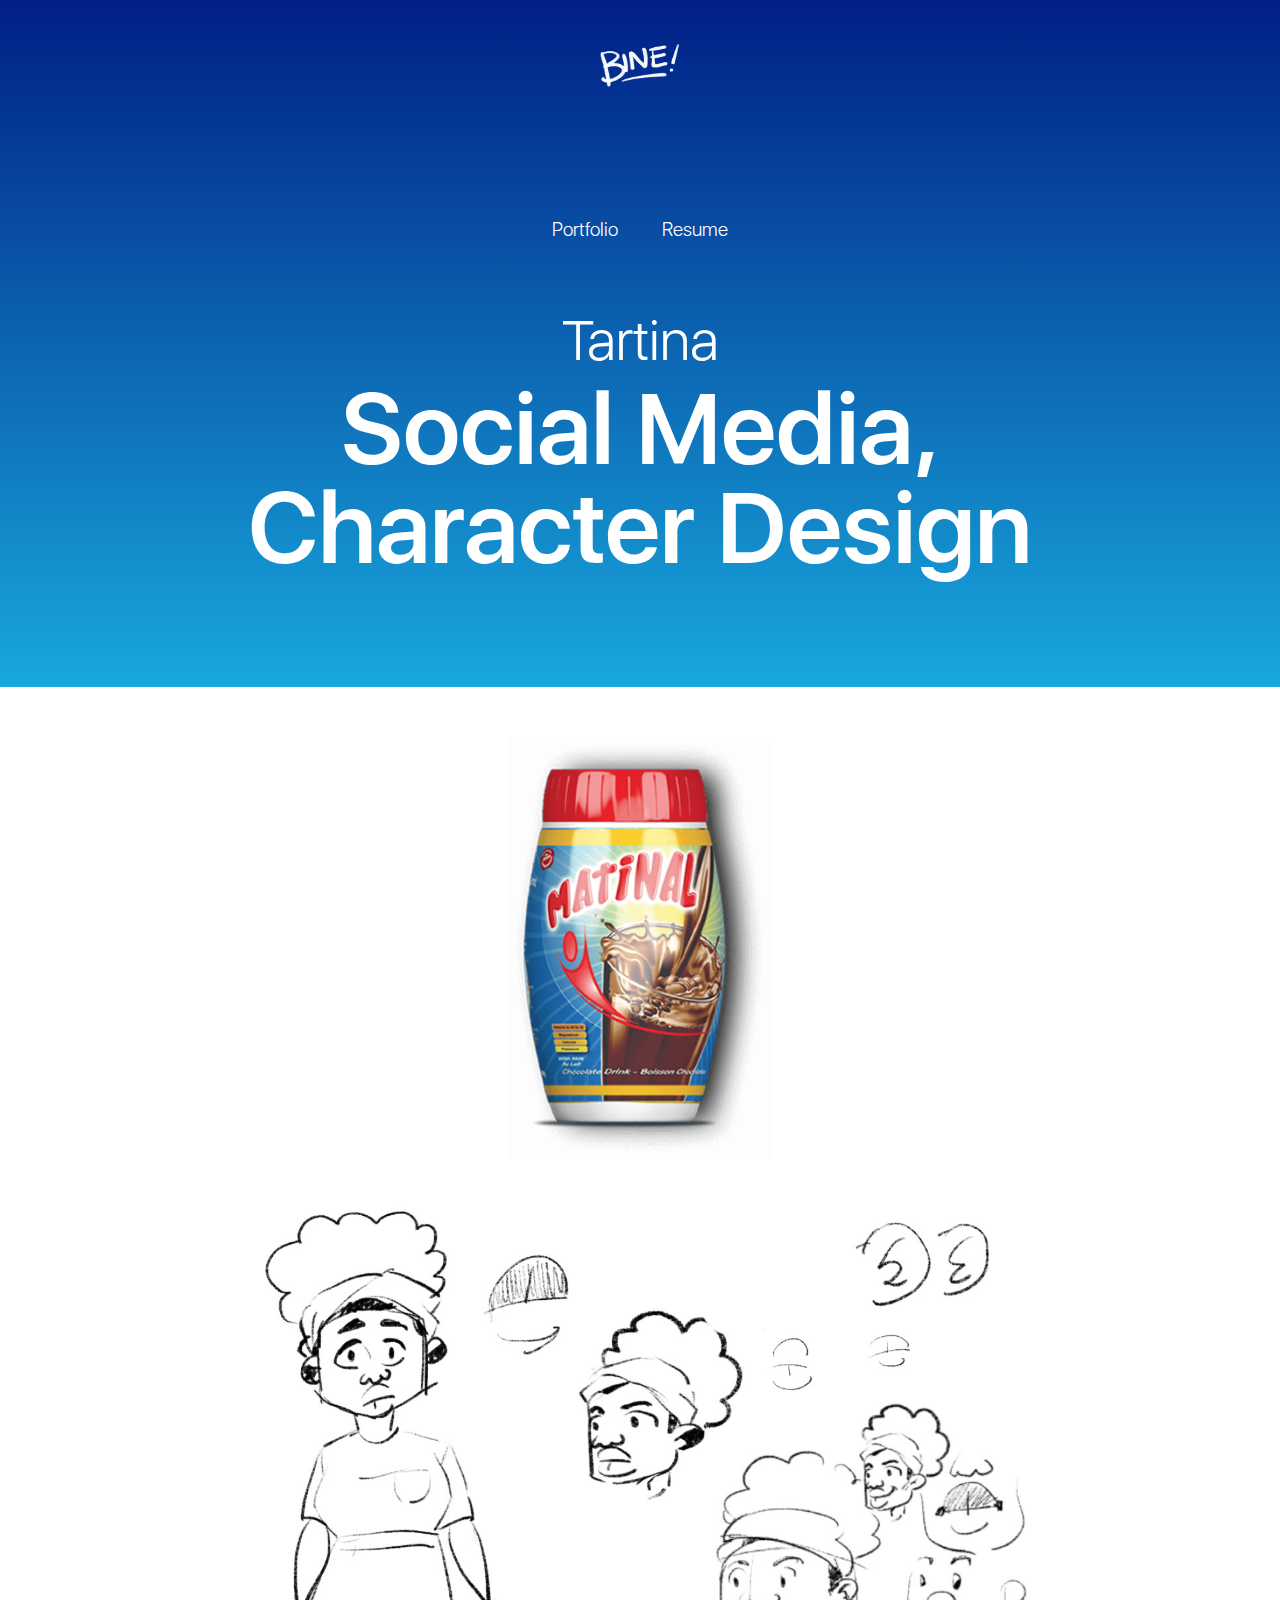
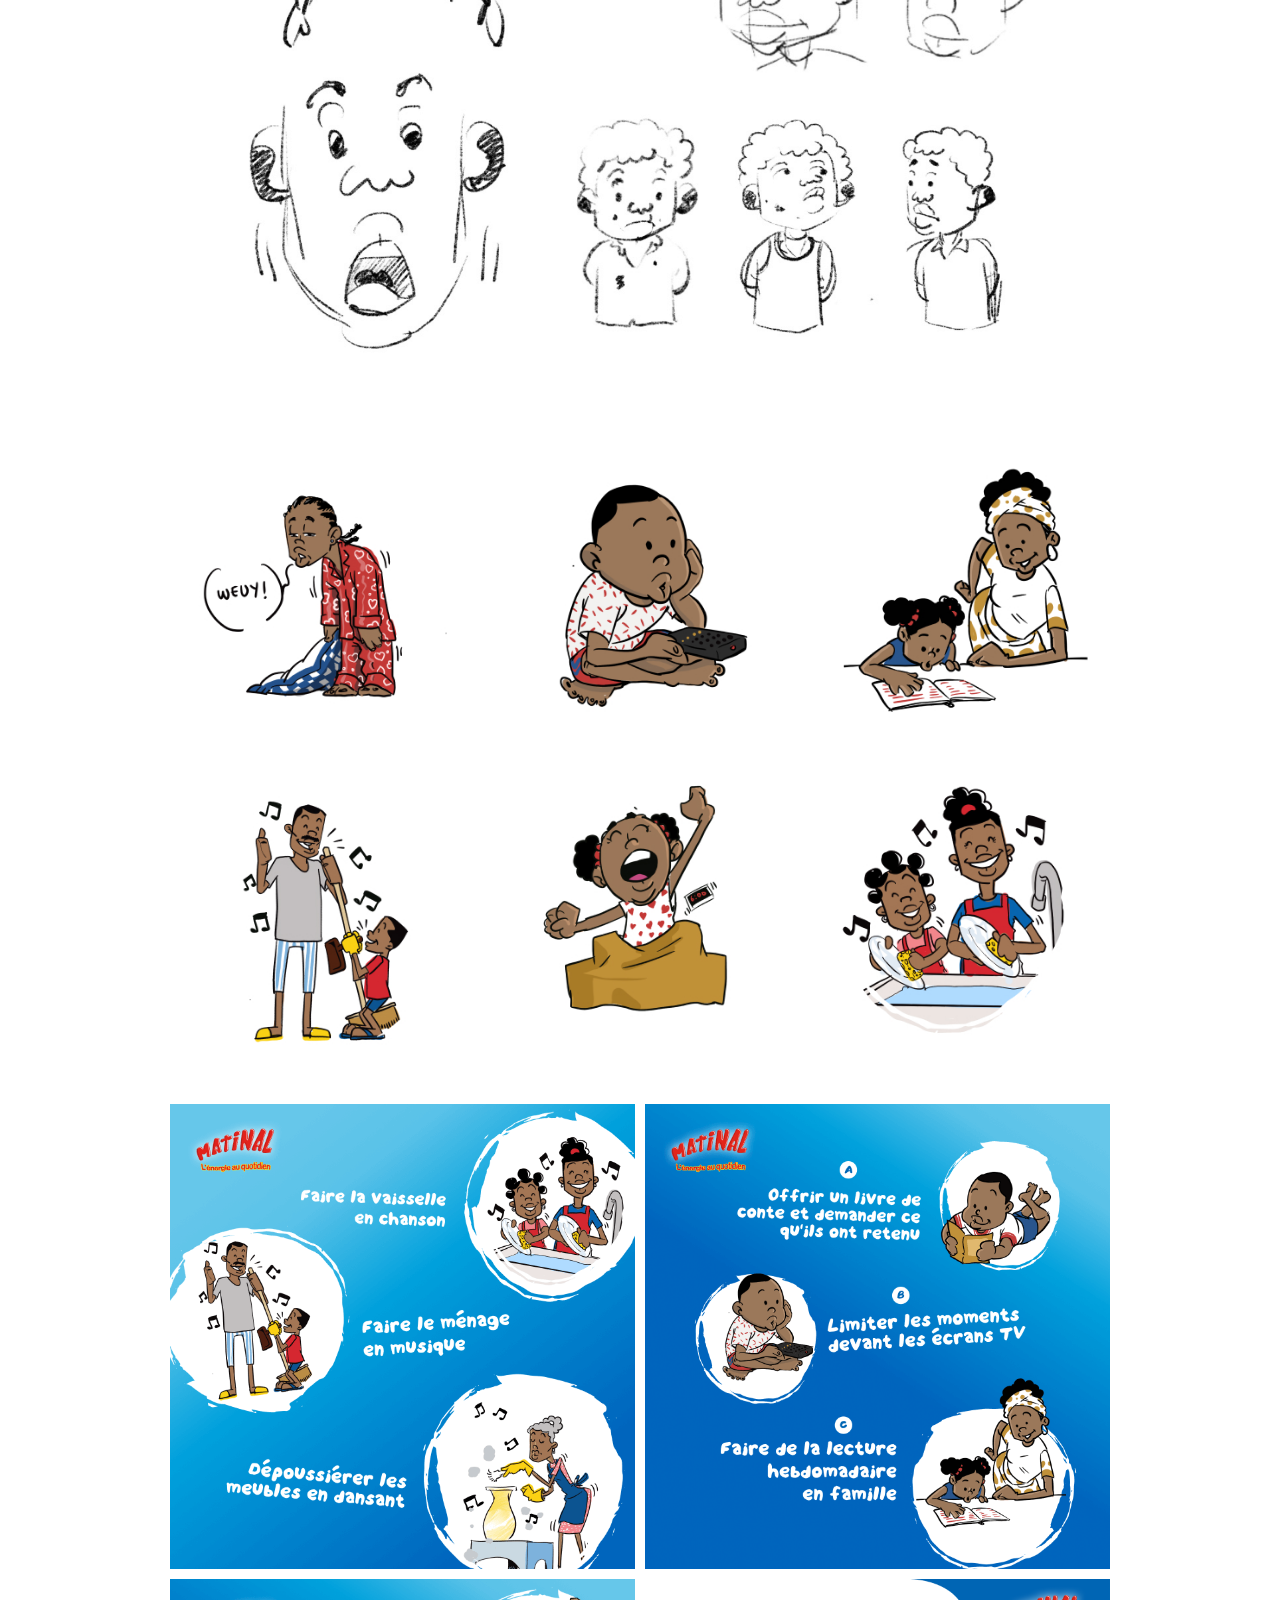
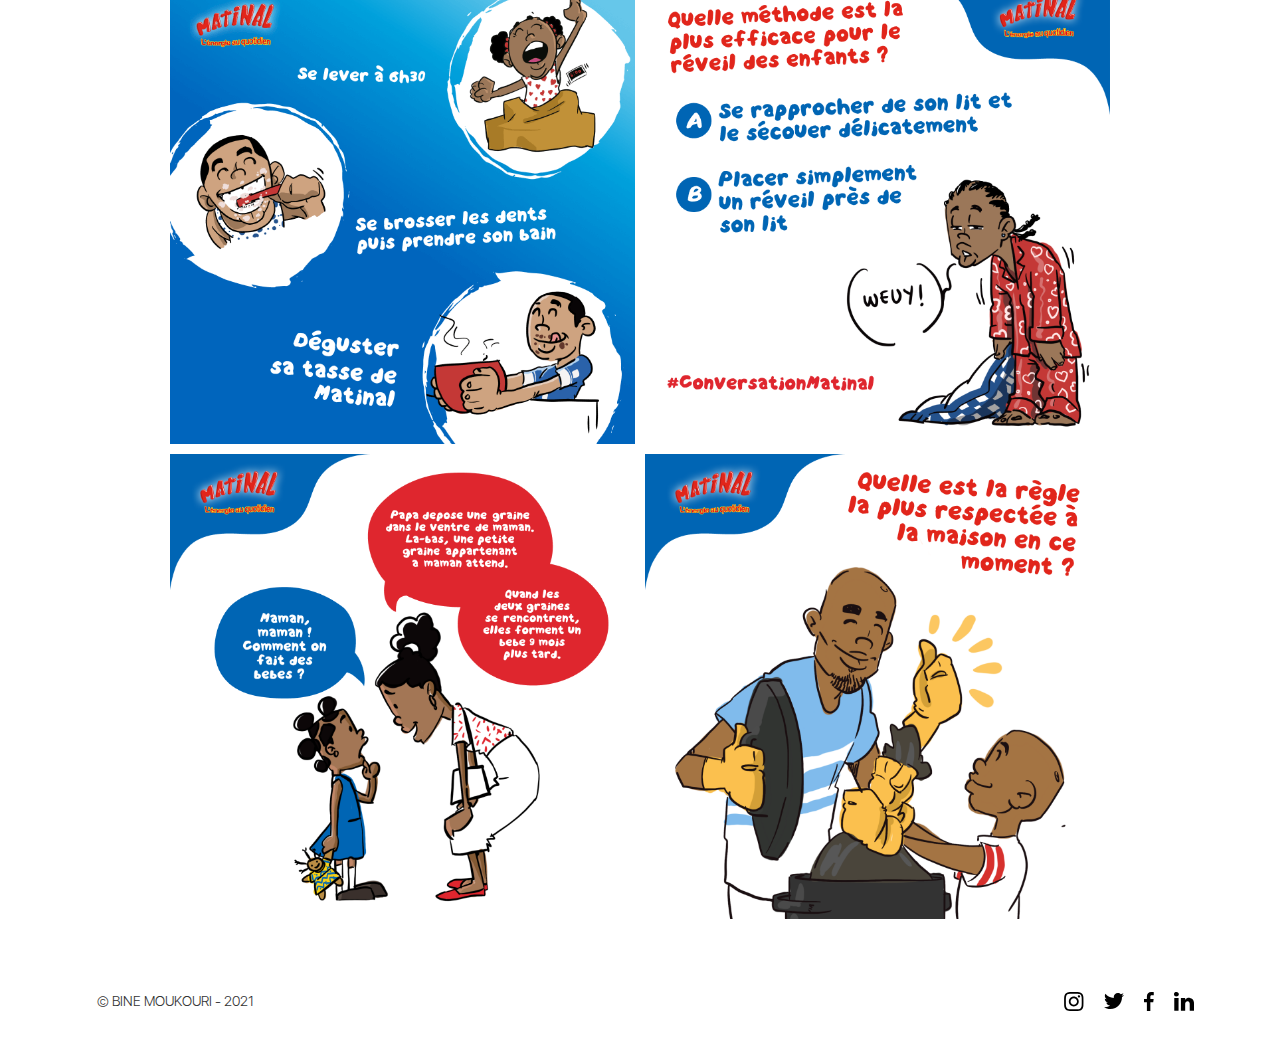
<file: matinal.html>
<!DOCTYPE html><!--  This site was created in Webflow. https://www.webflow.com  -->
<!--  Last Published: Mon Dec 12 2022 09:39:41 GMT+0000 (Coordinated Universal Time)  -->
<html data-wf-page="614c8b13e9b333697ab1fdac" data-wf-site="60e583cc024dea2bb79aa038">
<head>
  <meta charset="utf-8">
  <title>Tartina</title>
  <meta content="Tartina" property="og:title">
  <meta content="Tartina" property="twitter:title">
  <meta content="width=device-width, initial-scale=1" name="viewport">
  <meta content="Webflow" name="generator">
  <link href="css/normalize.css" rel="stylesheet" type="text/css">
  <link href="css/webflow.css" rel="stylesheet" type="text/css">
  <link href="css/binemoukouri.webflow.css" rel="stylesheet" type="text/css">
  <!-- [if lt IE 9]><script src="https://cdnjs.cloudflare.com/ajax/libs/html5shiv/3.7.3/html5shiv.min.js" type="text/javascript"></script><![endif] -->
  <script type="text/javascript">!function(o,c){var n=c.documentElement,t=" w-mod-";n.className+=t+"js",("ontouchstart"in o||o.DocumentTouch&&c instanceof DocumentTouch)&&(n.className+=t+"touch")}(window,document);</script>
  <link href="images/favicon.jpg" rel="shortcut icon" type="image/x-icon">
  <link href="images/webclip.jpg" rel="apple-touch-icon">
</head>
<body>
  <div class="section-3 cafpage matinal-theme-color wf-section">
    <div data-collapse="none" data-animation="default" data-duration="400" data-easing="ease-in" data-easing2="ease-out" role="banner" class="navbar w-nav">
      <div class="div-block-4">
        <a href="index.html" class="brand w-nav-brand"><img src="images/Untitled_Artwork-5.png" loading="lazy" width="93" height="53" srcset="images/Untitled_Artwork-5-p-500.png 500w, images/Untitled_Artwork-5-p-800.png 800w, images/Untitled_Artwork-5-p-1080.png 1080w, images/Untitled_Artwork-5.png 1437w" sizes="93px" alt="" class="image"></a>
        <nav role="navigation" class="nav-menu w-nav-menu">
          <a href="index.html" class="nav-link-3 w-nav-link">Portfolio</a>
          <a href="cv.html" class="nav-link-3 w-nav-link"><span>Resume</span></a>
        </nav>
      </div>
    </div>
    <div class="hero-section">
      <div class="div-block-8 caf">
        <p class="paragraph header-colour matinal-header">Tartina<br></p>
        <h1 class="heading-1 projects matinal-header-color"><strong class="gold-header tartina">Social Media, Character Design</strong><br></h1>
      </div>
    </div>
  </div>
  <div class="mambo-section">
    <div class="div-block-89">
      <div class="header-image mambo"><img src="images/Matinal-copie-1.png" loading="lazy" width="328.5" alt="" class="trtina-hero-image"></div>
      <div class="div-block-80"><img src="images/Untitled_Artwork-11-1.png" loading="lazy" sizes="100vw" srcset="images/Untitled_Artwork-11-1-p-500.png 500w, images/Untitled_Artwork-11-1-p-800.png 800w, images/Untitled_Artwork-11-1-p-1080.png 1080w, images/Untitled_Artwork-11-1.png 1555w" alt=""></div>
      <div class="div-block-80 illustration-grids"><img src="images/Frame-615.jpg" loading="lazy" alt=""><img src="images/Frame-616.jpg" loading="lazy" alt=""><img src="images/Frame-617.jpg" loading="lazy" alt=""><img src="images/Frame-613.jpg" loading="lazy" alt=""><img src="images/Frame-612.jpg" loading="lazy" alt=""><img src="images/Frame-614.jpg" loading="lazy" alt=""></div>
      <div class="w-layout-grid grid-4">
        <div><img src="images/Frame-316.png" loading="lazy" alt=""></div>
        <div><img src="images/Frame-315.png" loading="lazy" alt=""></div>
        <div><img src="images/Frame-317.png" loading="lazy" alt=""></div>
        <div><img src="images/Frame-318.png" loading="lazy" alt=""></div>
        <div><img src="images/Frame-319.png" loading="lazy" alt=""></div>
        <div><img src="images/Frame-320.png" loading="lazy" alt=""></div>
      </div>
    </div>
  </div>
  <div class="footer">
    <div class="text-block-2">© BINE MOUKOURI - 2021</div>
    <div class="div-block-47">
      <div class="socials-div">
        <a href="https://www.instagram.com/binemoukouri/" target="_blank" class="link-block-7 w-inline-block"><img src="images/instagram.svg" loading="lazy" width="20" alt=""></a>
      </div>
      <div class="socials-div">
        <a href="http://twitter.com/binemoukouri" class="link-block-7 w-inline-block"><img src="images/twitter.svg" loading="lazy" width="20" alt=""></a>
      </div>
      <div class="socials-div">
        <a href="http://facebook.com/binemoukouri" class="link-block-7 w-inline-block"><img src="images/facebook.svg" loading="lazy" width="10" alt=""></a>
      </div>
      <div class="socials-div">
        <a href="https://www.linkedin.com/in/bine-moukouri-a11292b5/" class="link-block-7 w-inline-block"><img src="images/linkedin.svg" loading="lazy" width="20" alt=""></a>
      </div>
    </div>
  </div>
  <script src="https://d3e54v103j8qbb.cloudfront.net/js/jquery-3.5.1.min.dc5e7f18c8.js?site=60e583cc024dea2bb79aa038" type="text/javascript" integrity="sha256-9/aliU8dGd2tb6OSsuzixeV4y/faTqgFtohetphbbj0=" crossorigin="anonymous"></script>
  <script src="js/webflow.js" type="text/javascript"></script>
  <!-- [if lte IE 9]><script src="https://cdnjs.cloudflare.com/ajax/libs/placeholders/3.0.2/placeholders.min.js"></script><![endif] -->
</body>
</html>
</file>
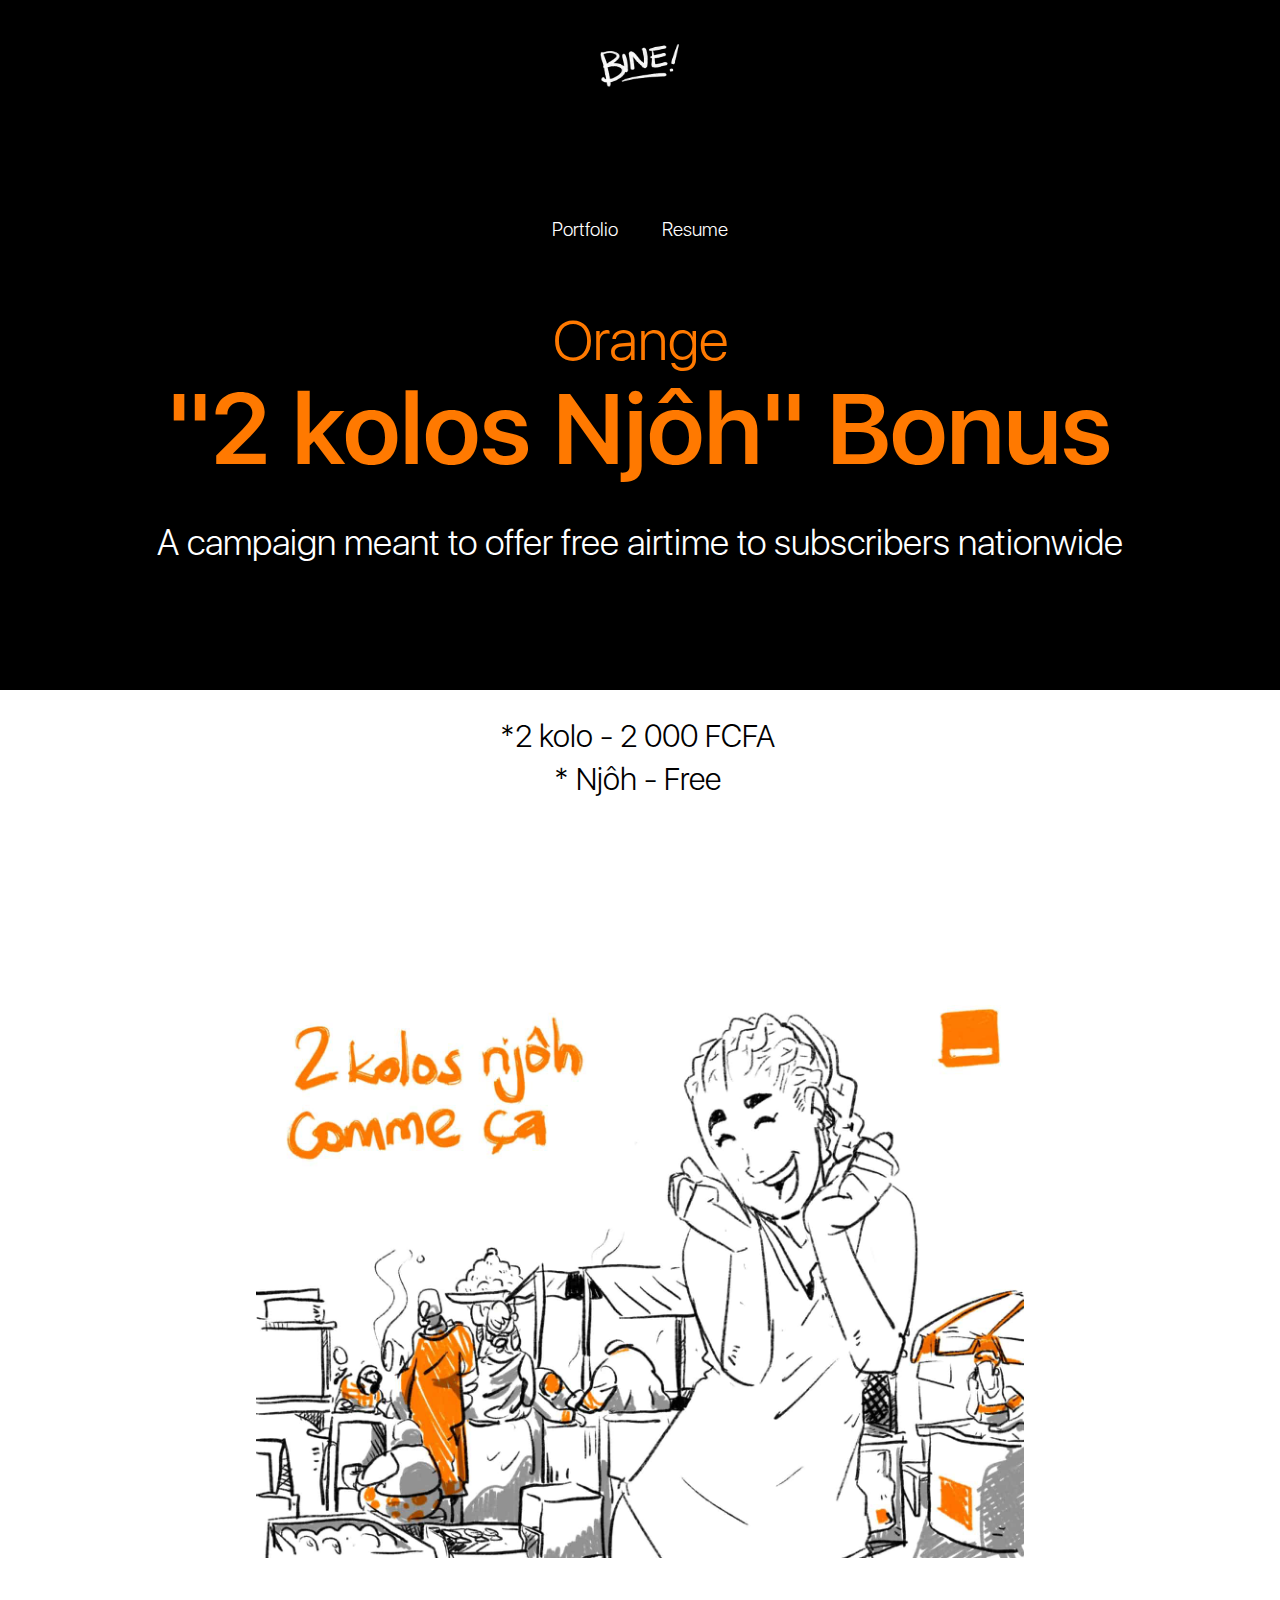
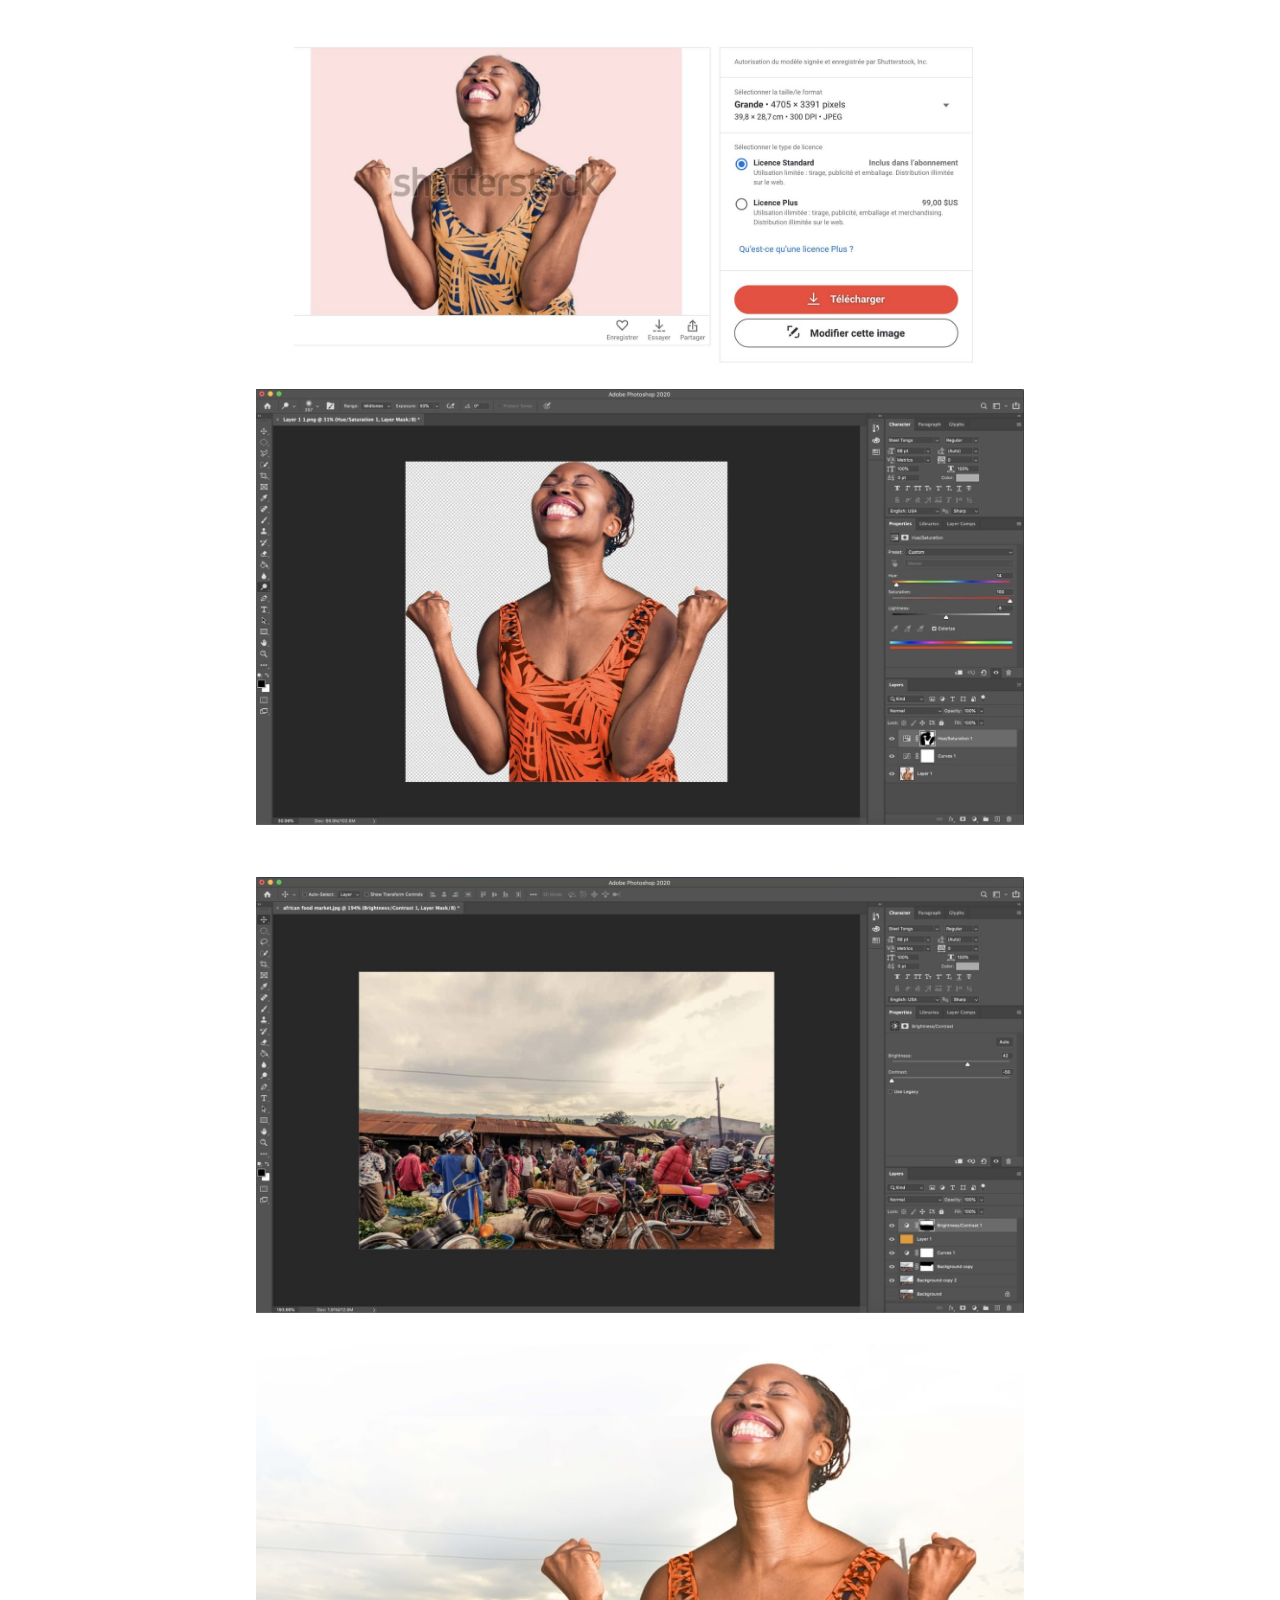
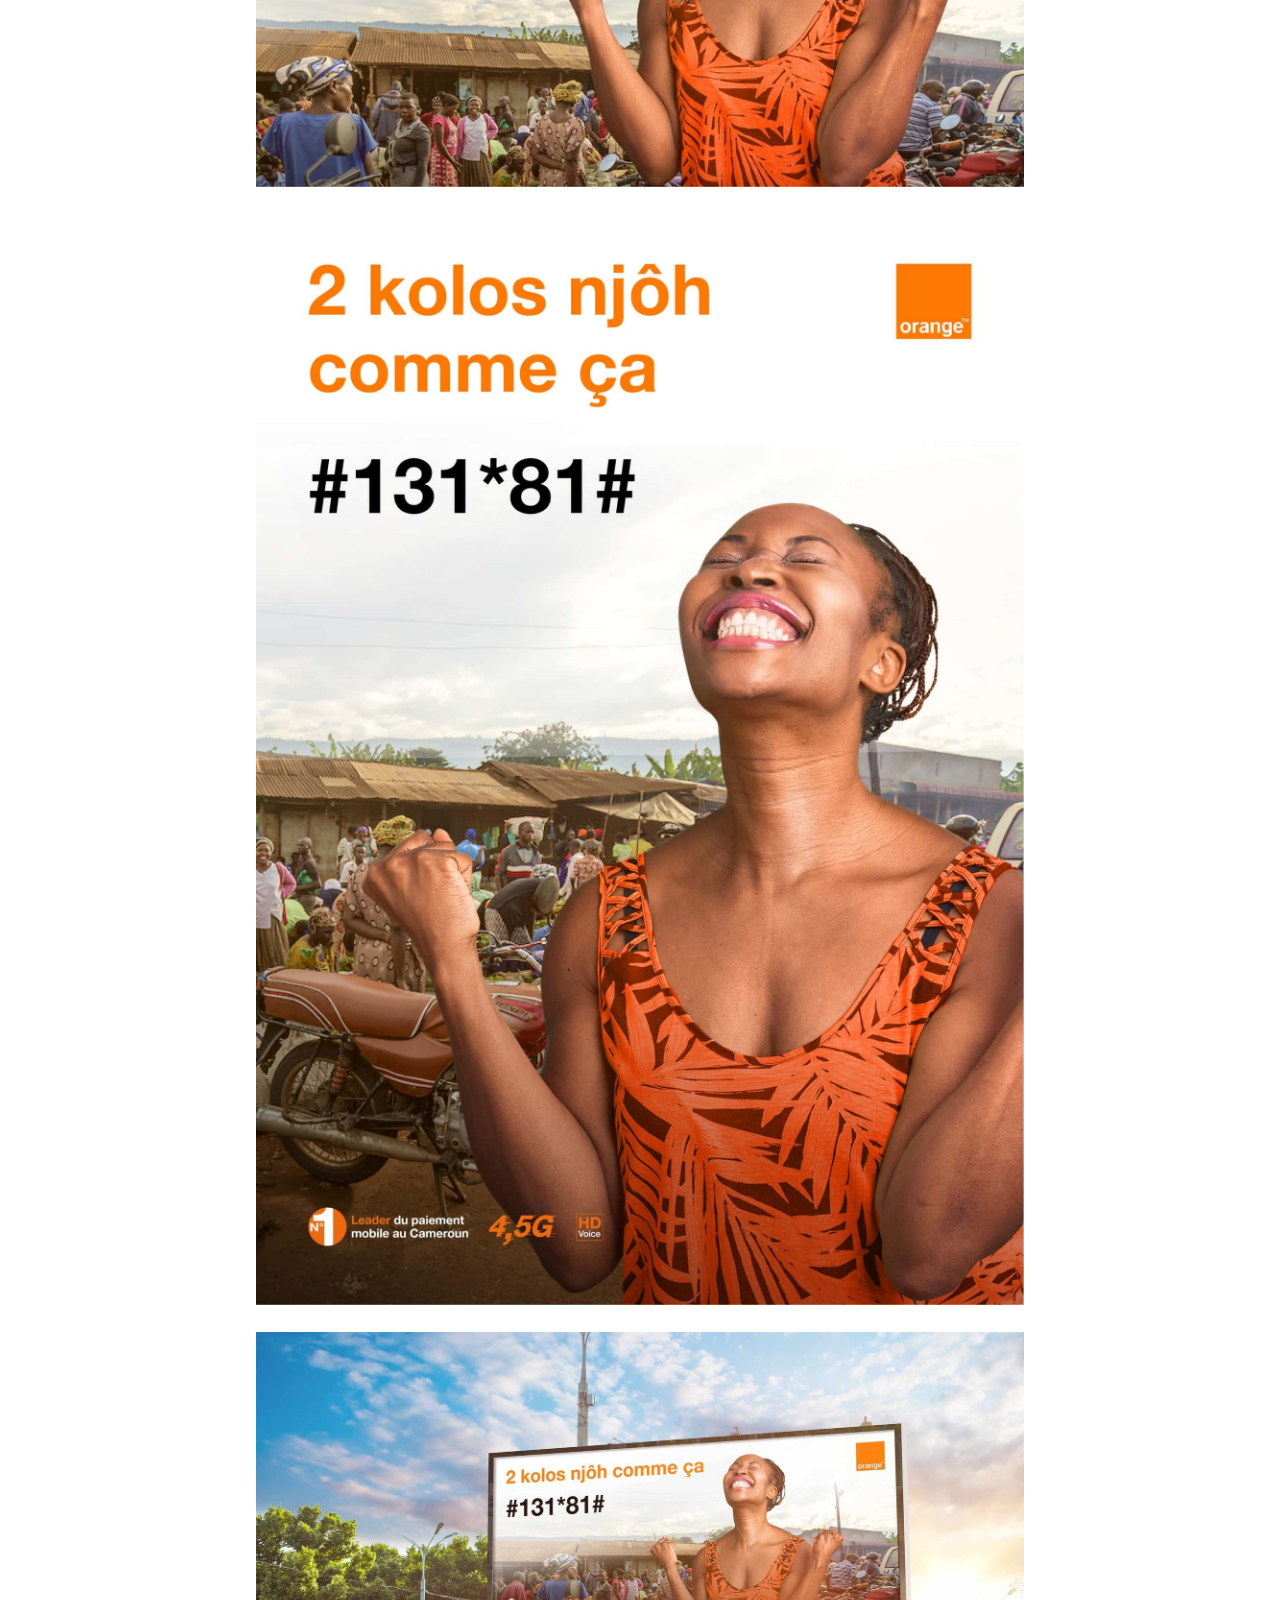
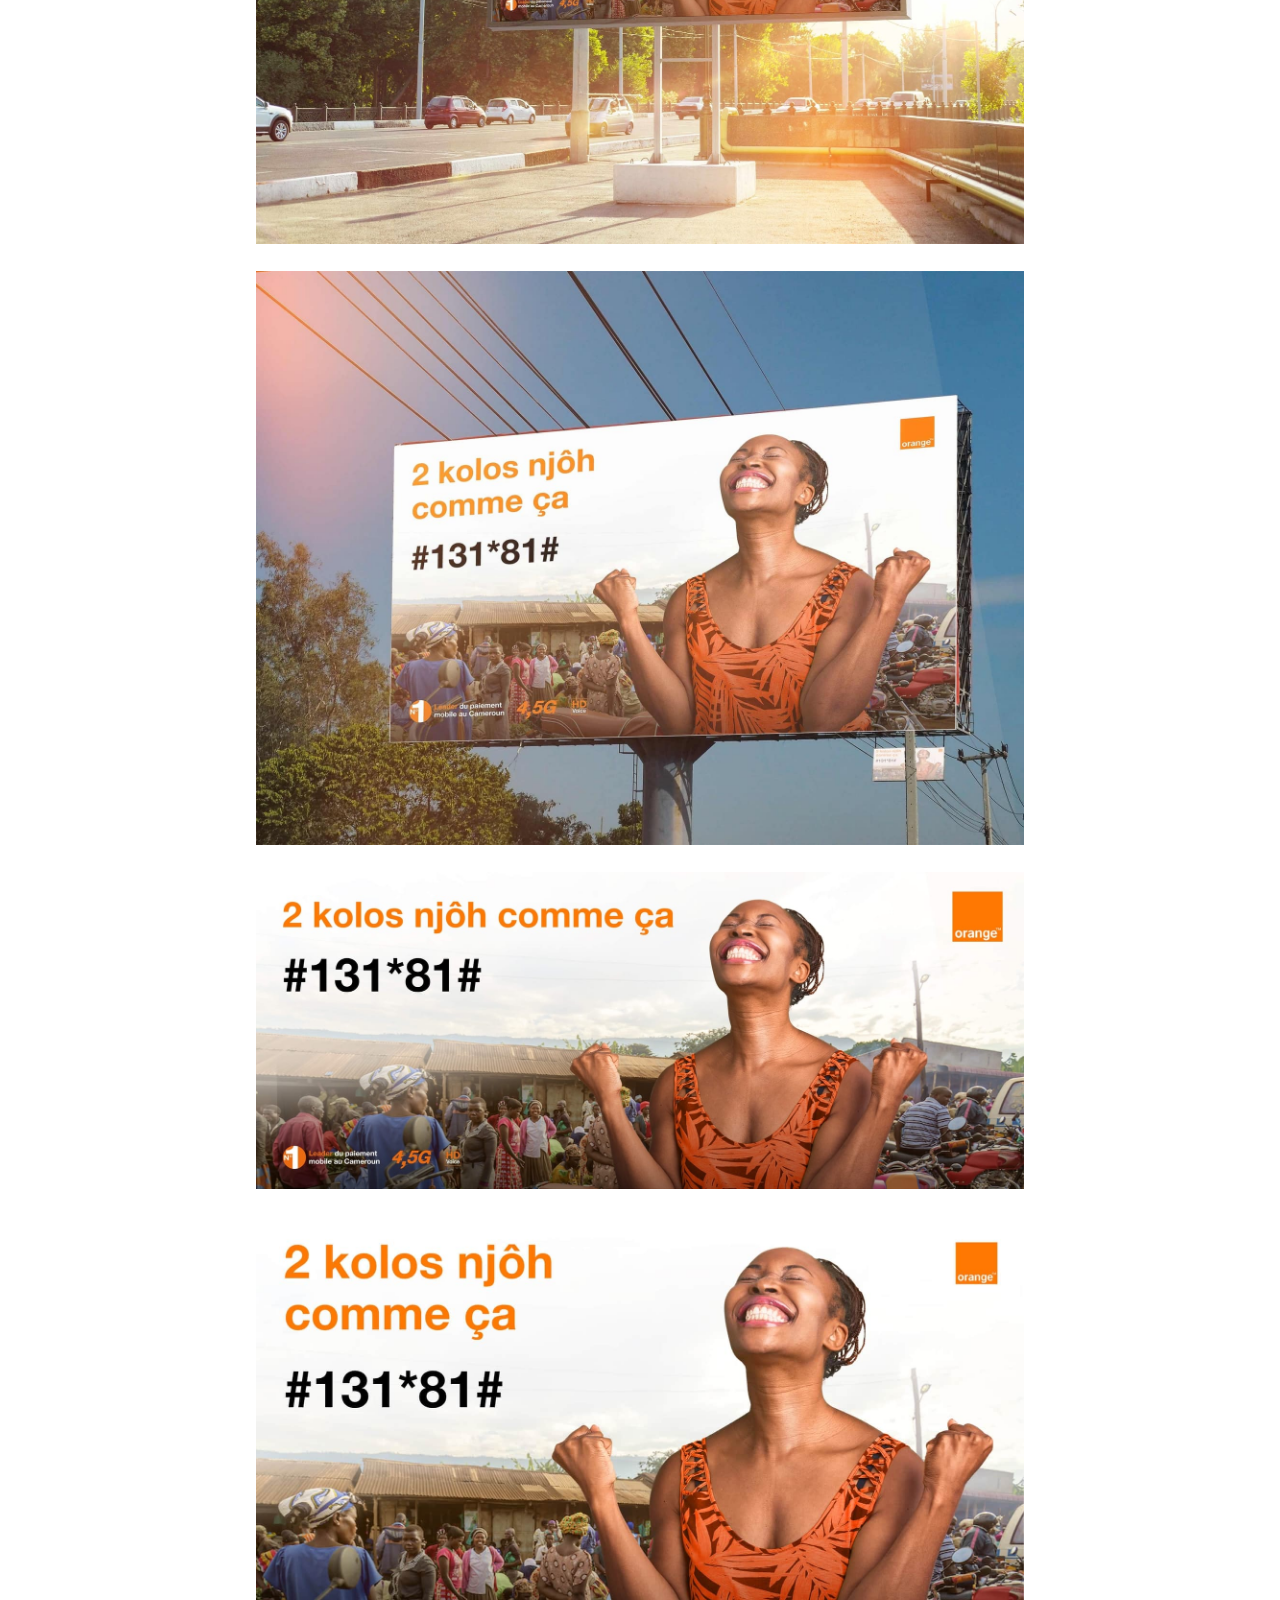
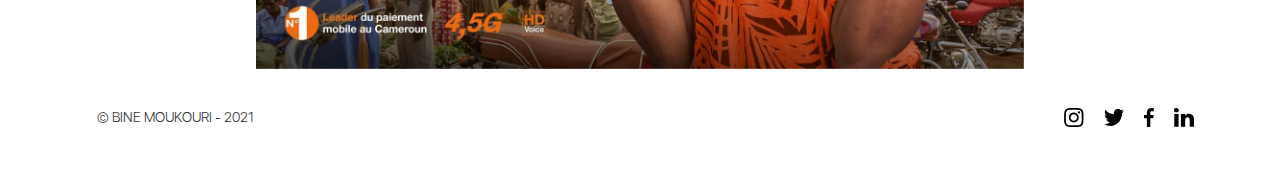
<file: njoh-bonus-campaign.html>
<!DOCTYPE html><!--  This site was created in Webflow. https://www.webflow.com  -->
<!--  Last Published: Mon Dec 12 2022 09:39:41 GMT+0000 (Coordinated Universal Time)  -->
<html data-wf-page="614ace72d4266634994f879d" data-wf-site="60e583cc024dea2bb79aa038">
<head>
  <meta charset="utf-8">
  <title>Njoh Bonus campaign</title>
  <meta content="Njoh Bonus campaign" property="og:title">
  <meta content="Njoh Bonus campaign" property="twitter:title">
  <meta content="width=device-width, initial-scale=1" name="viewport">
  <meta content="Webflow" name="generator">
  <link href="css/normalize.css" rel="stylesheet" type="text/css">
  <link href="css/webflow.css" rel="stylesheet" type="text/css">
  <link href="css/binemoukouri.webflow.css" rel="stylesheet" type="text/css">
  <!-- [if lt IE 9]><script src="https://cdnjs.cloudflare.com/ajax/libs/html5shiv/3.7.3/html5shiv.min.js" type="text/javascript"></script><![endif] -->
  <script type="text/javascript">!function(o,c){var n=c.documentElement,t=" w-mod-";n.className+=t+"js",("ontouchstart"in o||o.DocumentTouch&&c instanceof DocumentTouch)&&(n.className+=t+"touch")}(window,document);</script>
  <link href="images/favicon.jpg" rel="shortcut icon" type="image/x-icon">
  <link href="images/webclip.jpg" rel="apple-touch-icon">
</head>
<body>
  <div class="section-3 cafpage wf-section">
    <div data-collapse="none" data-animation="default" data-duration="400" data-easing="ease-in" data-easing2="ease-out" role="banner" class="navbar w-nav">
      <div class="div-block-4">
        <a href="index.html" class="brand w-nav-brand"><img src="images/Untitled_Artwork-5.png" loading="lazy" width="93" height="53" srcset="images/Untitled_Artwork-5-p-500.png 500w, images/Untitled_Artwork-5-p-800.png 800w, images/Untitled_Artwork-5-p-1080.png 1080w, images/Untitled_Artwork-5.png 1437w" sizes="93px" alt="" class="image"></a>
        <nav role="navigation" class="nav-menu w-nav-menu">
          <a href="index.html" class="nav-link-3 w-nav-link">Portfolio</a>
          <a href="cv.html" class="nav-link-3 w-nav-link"><span>Resume</span></a>
        </nav>
      </div>
    </div>
    <div class="hero-section">
      <div class="div-block-8 caf">
        <p class="paragraph header-colour">Orange<br></p>
        <h1 class="heading-1 projects njoh-bonus"><strong class="gold-header">&quot;2 kolos Njôh&quot; Bonus </strong><br></h1>
        <p class="paragraph">A campaign meant to offer free airtime to subscribers nationwide<br></p>
      </div>
    </div>
  </div>
  <div class="section-7 wf-section">
    <div class="div-block-66">
      <p class="paragraph intro">*2 kolo - 2 000 FCFA<br>* Njôh - Free<br><br></p>
      <div class="div-block-71"><img src="images/njoh01.jpg" loading="lazy" sizes="100vw" srcset="images/njoh01-p-1080.jpeg 1080w, images/njoh01-p-1600.jpeg 1600w, images/njoh01.jpg 1984w" alt=""></div>
      <div class="div-block-65"><img src="images/njoh02.jpg" loading="lazy" sizes="100vw" srcset="images/njoh02-p-500.jpeg 500w, images/njoh02-p-1080.jpeg 1080w, images/njoh02-p-1600.jpeg 1600w, images/njoh02-p-2000.jpeg 2000w, images/njoh02.jpg 2320w" alt=""></div><img src="images/njoh03.jpg" loading="lazy" sizes="100vw" srcset="images/njoh03-p-500.jpeg 500w, images/njoh03-p-800.jpeg 800w, images/njoh03-p-1080.jpeg 1080w, images/njoh03-p-1600.jpeg 1600w, images/njoh03-p-2000.jpeg 2000w, images/njoh03-p-2600.jpeg 2600w, images/njoh03-p-3200.jpeg 3200w, images/njoh03.jpg 3407w" alt="">
      <div class="div-block-67"></div>
      <div class="div-block-67"><img src="images/njoh04.jpg" loading="lazy" sizes="100vw" srcset="images/njoh04-p-800.jpeg 800w, images/njoh04-p-1600.jpeg 1600w, images/njoh04-p-2000.jpeg 2000w, images/njoh04-p-2600.jpeg 2600w, images/njoh04-p-3200.jpeg 3200w, images/njoh04.jpg 3407w" alt=""></div>
      <div class="div-block-73"><img src="images/njoh05.jpg" loading="lazy" sizes="(max-width: 479px) 93vw, (max-width: 767px) 95vw, (max-width: 991px) 92vw, 60vw" srcset="images/njoh05-p-500.jpeg 500w, images/njoh05-p-800.jpeg 800w, images/njoh05-p-1600.jpeg 1600w, images/njoh05-p-2000.jpeg 2000w, images/njoh05-p-2600.jpeg 2600w, images/njoh05-p-3200.jpeg 3200w, images/njoh05.jpg 3600w" alt=""></div>
      <div class="div-block-69"><img src="images/njoh06.jpg" loading="lazy" sizes="100vw" srcset="images/njoh06-p-500.jpeg 500w, images/njoh06-p-800.jpeg 800w, images/njoh06-p-1080.jpeg 1080w, images/njoh06-p-1600.jpeg 1600w, images/njoh06.jpg 1687w" alt=""></div>
      <div class="div-block-68"><img src="images/Artboard-1-3.jpg" loading="lazy" sizes="100vw" srcset="images/Artboard-1-3-p-500.jpeg 500w, images/Artboard-1-3-p-1080.jpeg 1080w, images/Artboard-1-3-p-1600.jpeg 1600w, images/Artboard-1-3-p-2000.jpeg 2000w, images/Artboard-1-3-p-2600.jpeg 2600w, images/Artboard-1-3.jpg 2736w" alt=""></div>
      <div class="div-block-70"><img src="images/Artboard-1.jpg" loading="lazy" sizes="100vw" srcset="images/Artboard-1-p-500.jpeg 500w, images/Artboard-1-p-1080.jpeg 1080w, images/Artboard-1-p-1600.jpeg 1600w, images/Artboard-1-p-2000.jpeg 2000w, images/Artboard-1.jpg 2441w" alt=""></div>
      <div class="div-block-69"><img src="images/02-njoh.jpeg" loading="lazy" sizes="100vw" srcset="images/02-njoh-p-500.jpeg 500w, images/02-njoh-p-1080.jpeg 1080w, images/02-njoh-p-1600.jpeg 1600w, images/02-njoh-p-2000.jpeg 2000w, images/02-njoh-p-2600.jpeg 2600w, images/02-njoh.jpeg 3002w" alt=""></div>
      <div class="div-block-69"><img src="images/03-njoh.jpeg" loading="lazy" sizes="100vw" srcset="images/03-njoh-p-500.jpeg 500w, images/03-njoh-p-800.jpeg 800w, images/03-njoh-p-1600.jpeg 1600w, images/03-njoh-p-2000.jpeg 2000w, images/03-njoh.jpeg 2046w" alt=""></div>
    </div>
  </div>
  <div class="footer">
    <div class="text-block-2">© BINE MOUKOURI - 2021</div>
    <div class="div-block-47">
      <div class="socials-div">
        <a href="https://www.instagram.com/binemoukouri/" target="_blank" class="link-block-7 w-inline-block"><img src="images/instagram.svg" loading="lazy" width="20" alt=""></a>
      </div>
      <div class="socials-div">
        <a href="http://twitter.com/binemoukouri" class="link-block-7 w-inline-block"><img src="images/twitter.svg" loading="lazy" width="20" alt=""></a>
      </div>
      <div class="socials-div">
        <a href="http://facebook.com/binemoukouri" class="link-block-7 w-inline-block"><img src="images/facebook.svg" loading="lazy" width="10" alt=""></a>
      </div>
      <div class="socials-div">
        <a href="https://www.linkedin.com/in/bine-moukouri-a11292b5/" class="link-block-7 w-inline-block"><img src="images/linkedin.svg" loading="lazy" width="20" alt=""></a>
      </div>
    </div>
  </div>
  <script src="https://d3e54v103j8qbb.cloudfront.net/js/jquery-3.5.1.min.dc5e7f18c8.js?site=60e583cc024dea2bb79aa038" type="text/javascript" integrity="sha256-9/aliU8dGd2tb6OSsuzixeV4y/faTqgFtohetphbbj0=" crossorigin="anonymous"></script>
  <script src="js/webflow.js" type="text/javascript"></script>
  <!-- [if lte IE 9]><script src="https://cdnjs.cloudflare.com/ajax/libs/placeholders/3.0.2/placeholders.min.js"></script><![endif] -->
</body>
</html>
</file>
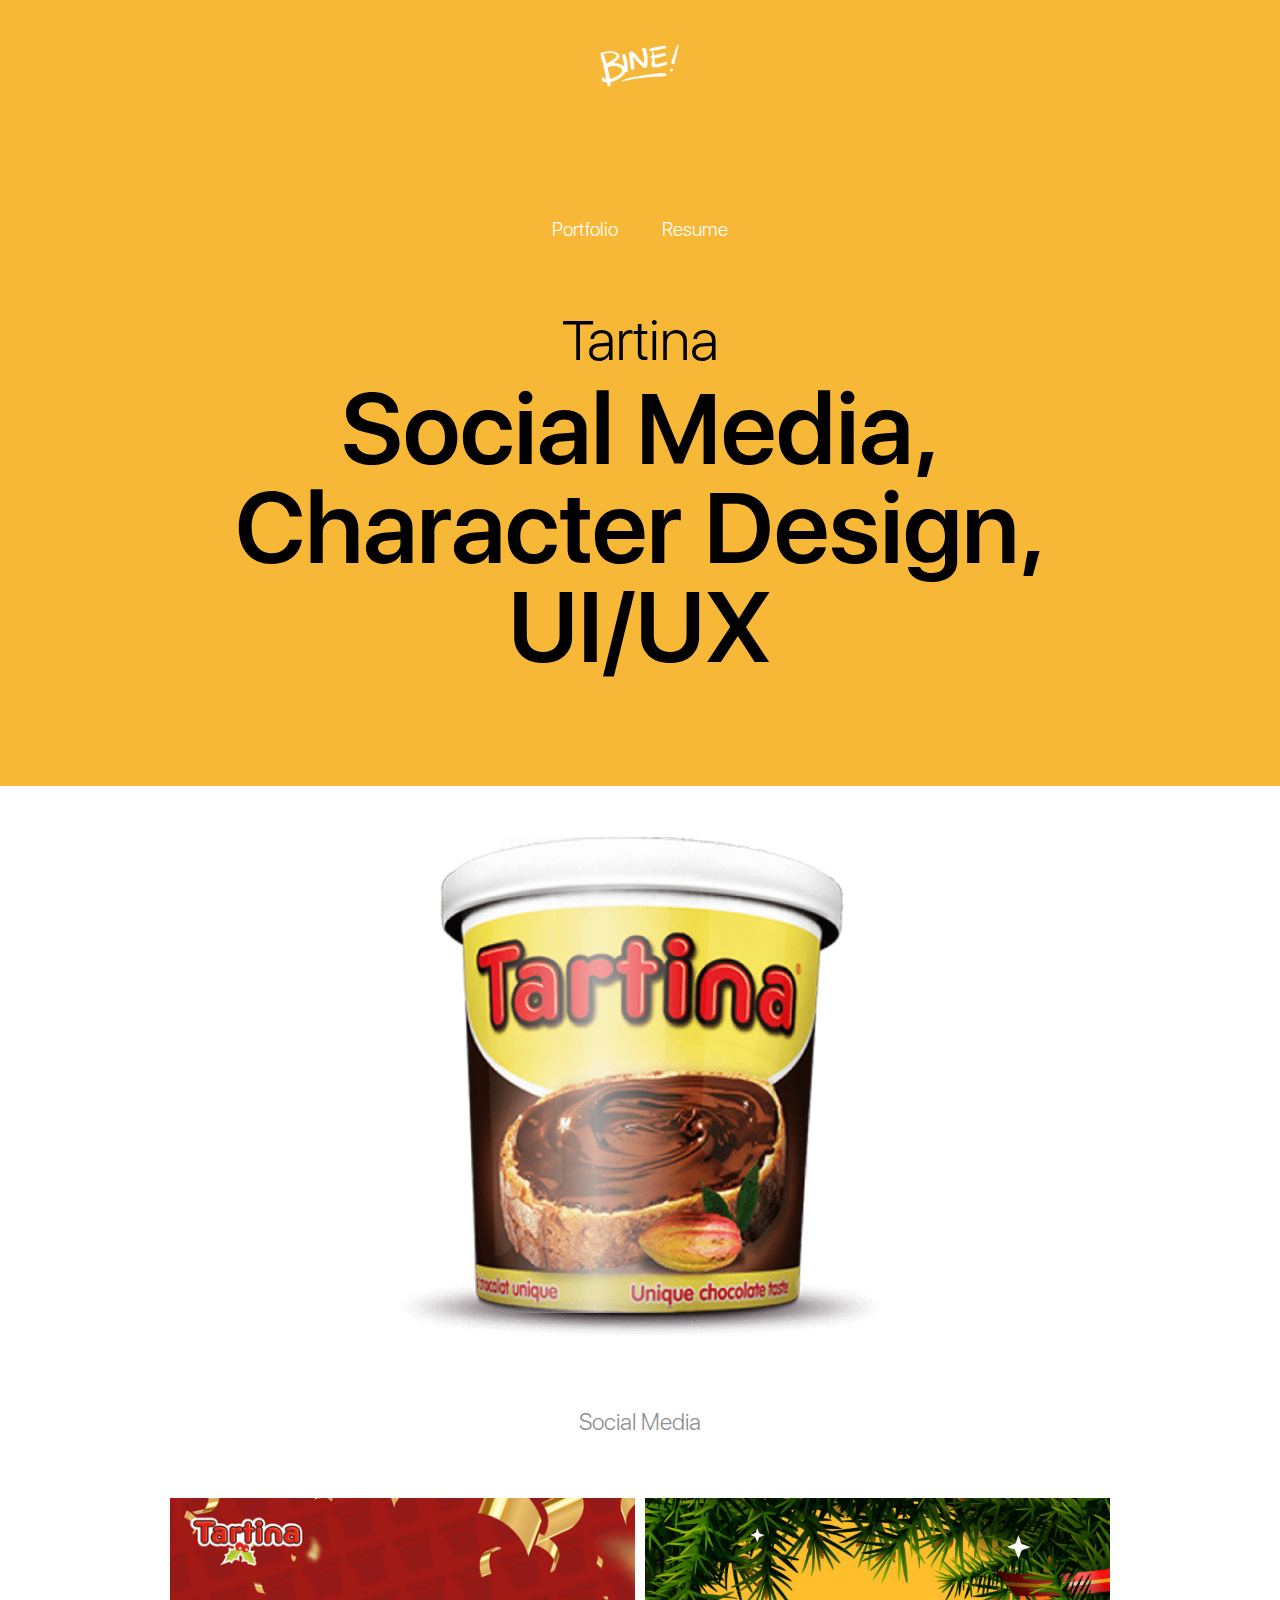
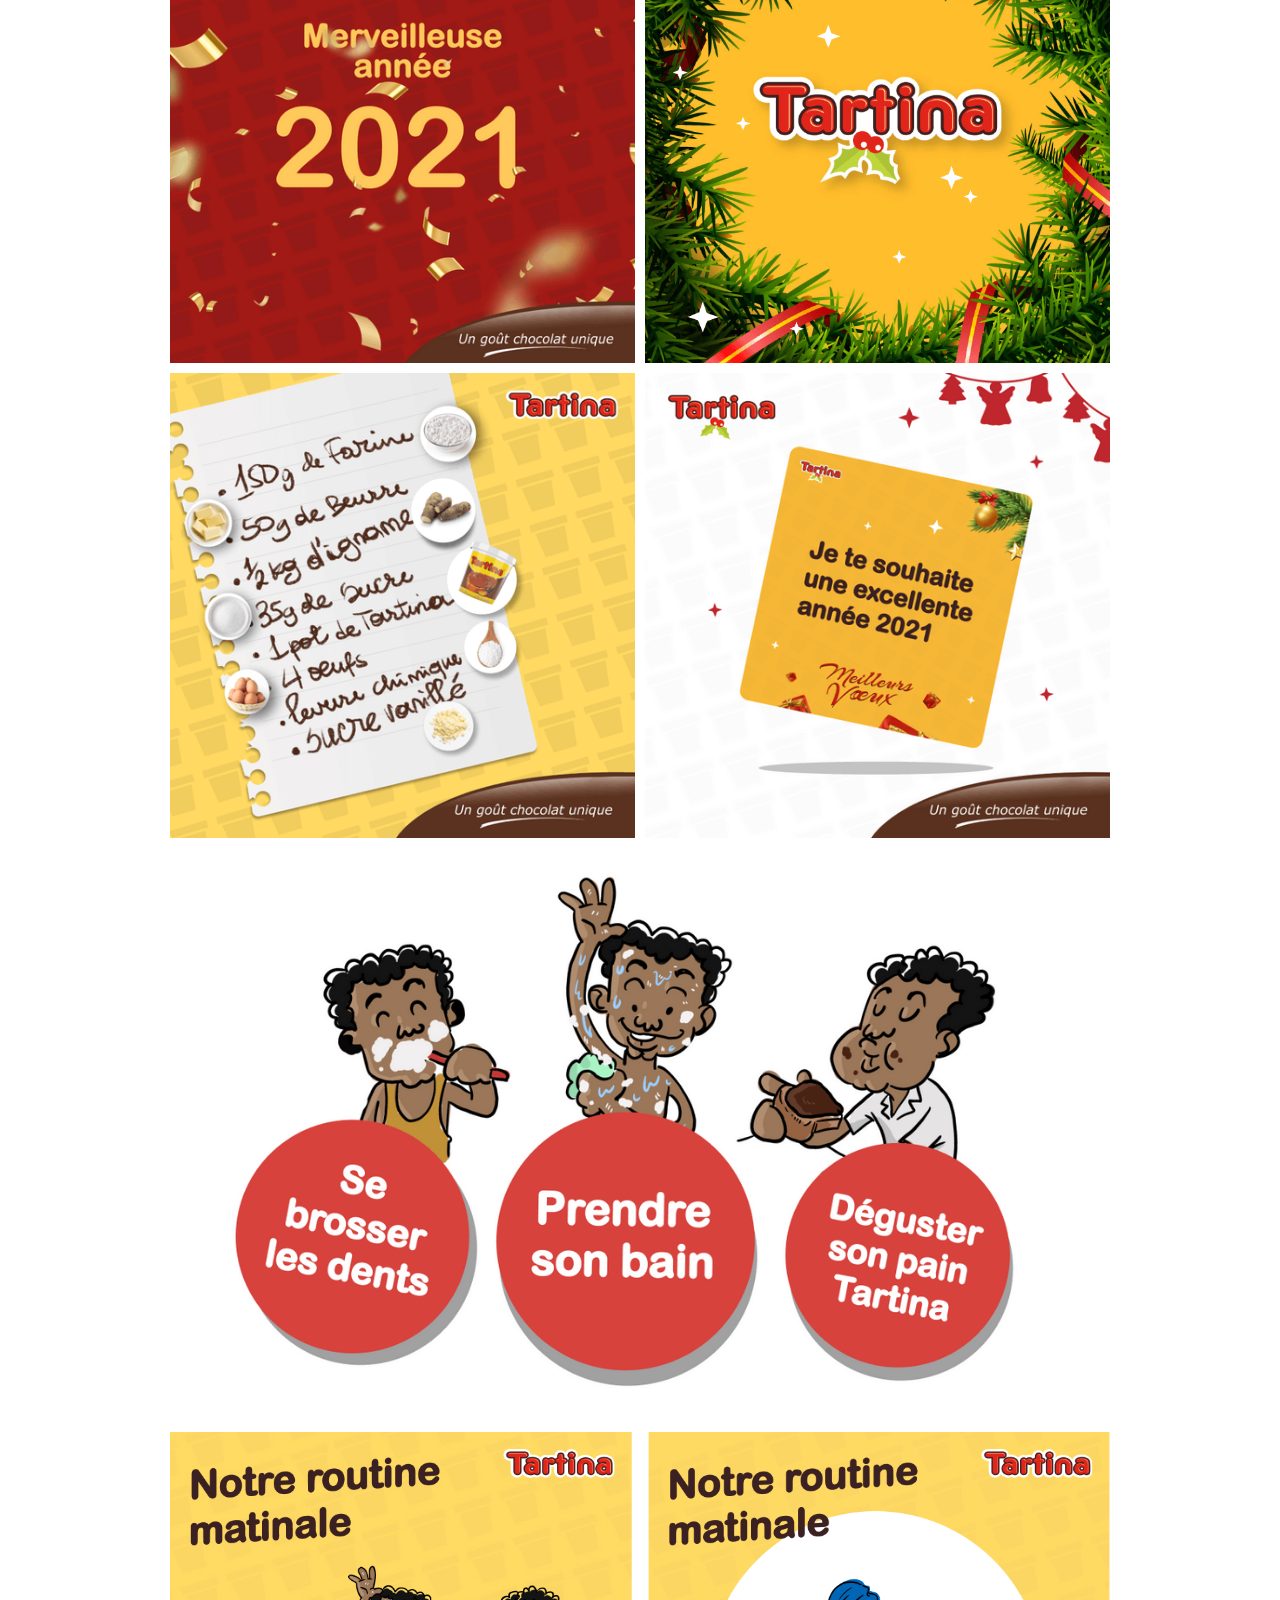
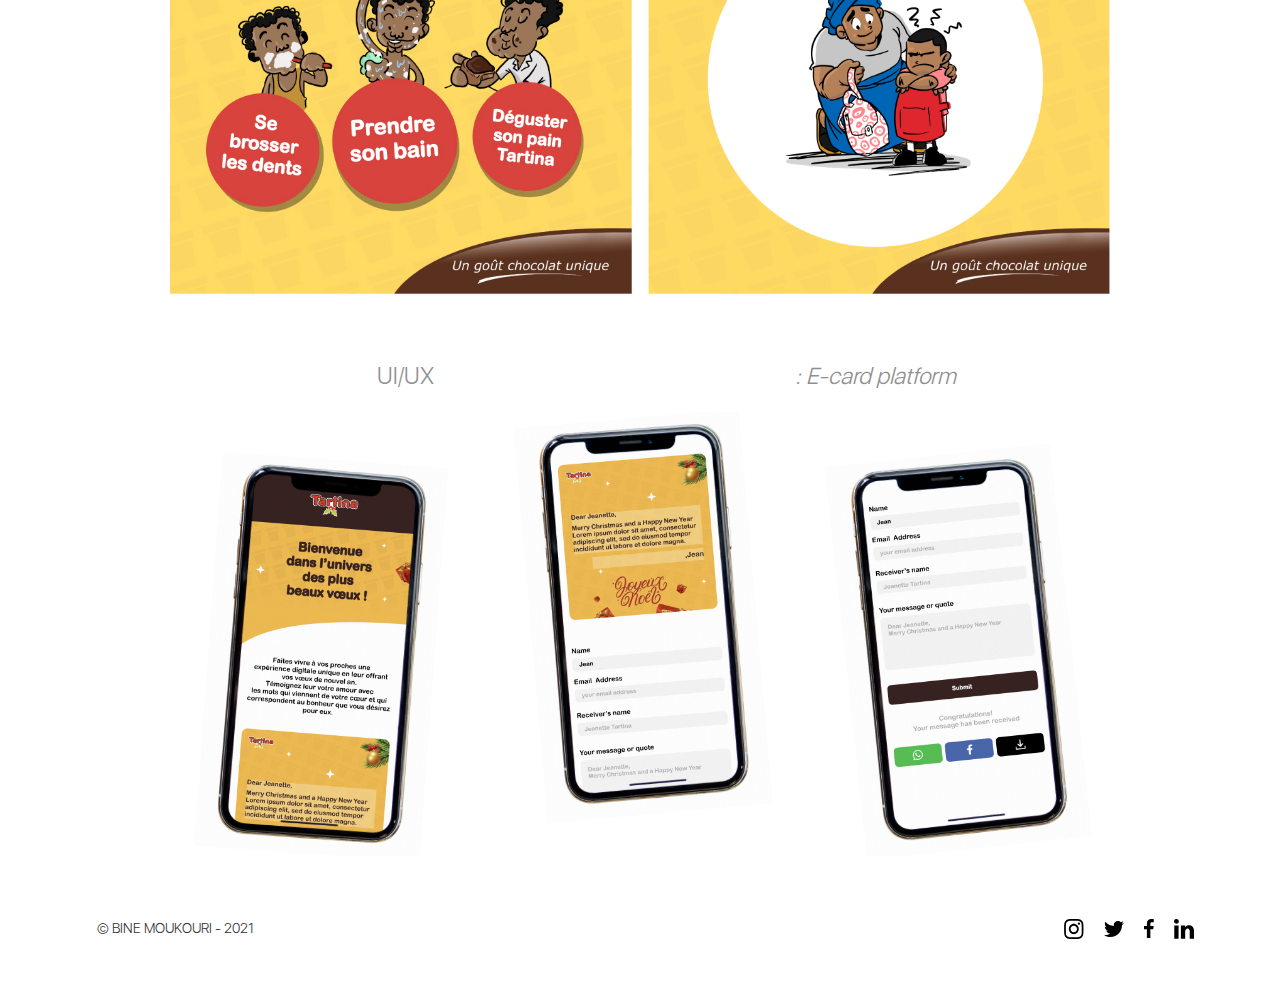
<file: tartina.html>
<!DOCTYPE html><!--  This site was created in Webflow. https://www.webflow.com  -->
<!--  Last Published: Mon Dec 12 2022 09:39:41 GMT+0000 (Coordinated Universal Time)  -->
<html data-wf-page="614cb1071b1ea0df5d9896ee" data-wf-site="60e583cc024dea2bb79aa038">
<head>
  <meta charset="utf-8">
  <title>Tartina</title>
  <meta content="Tartina" property="og:title">
  <meta content="Tartina" property="twitter:title">
  <meta content="width=device-width, initial-scale=1" name="viewport">
  <meta content="Webflow" name="generator">
  <link href="css/normalize.css" rel="stylesheet" type="text/css">
  <link href="css/webflow.css" rel="stylesheet" type="text/css">
  <link href="css/binemoukouri.webflow.css" rel="stylesheet" type="text/css">
  <!-- [if lt IE 9]><script src="https://cdnjs.cloudflare.com/ajax/libs/html5shiv/3.7.3/html5shiv.min.js" type="text/javascript"></script><![endif] -->
  <script type="text/javascript">!function(o,c){var n=c.documentElement,t=" w-mod-";n.className+=t+"js",("ontouchstart"in o||o.DocumentTouch&&c instanceof DocumentTouch)&&(n.className+=t+"touch")}(window,document);</script>
  <link href="images/favicon.jpg" rel="shortcut icon" type="image/x-icon">
  <link href="images/webclip.jpg" rel="apple-touch-icon">
</head>
<body>
  <div class="section-3 tartina-head-section wf-section">
    <div data-collapse="none" data-animation="default" data-duration="400" data-easing="ease-in" data-easing2="ease-out" role="banner" class="navbar w-nav">
      <div class="div-block-4">
        <a href="index.html" class="brand w-nav-brand"><img src="images/Untitled_Artwork-5.png" loading="lazy" width="93" height="53" srcset="images/Untitled_Artwork-5-p-500.png 500w, images/Untitled_Artwork-5-p-800.png 800w, images/Untitled_Artwork-5-p-1080.png 1080w, images/Untitled_Artwork-5.png 1437w" sizes="93px" alt="" class="image"></a>
        <nav role="navigation" class="nav-menu w-nav-menu">
          <a href="index.html" class="nav-link-3 w-nav-link">Portfolio</a>
          <a href="cv.html" class="nav-link-3 w-nav-link"><span>Resume</span></a>
        </nav>
      </div>
    </div>
    <div class="hero-section">
      <div class="div-block-8 caf mambo">
        <p class="paragraph header-colour tartina-text-topic">Tartina<br></p>
        <h1 class="heading-1 projects tartina-header-text"><strong class="gold-header">Social Media, Character Design, UI/UX</strong><br></h1>
      </div>
    </div>
  </div>
  <div class="mambo-section">
    <div class="div-block-89">
      <div class="header-image tartina-packshot"><img src="images/Group-3418-1.png" loading="lazy" alt="" class="image-54"></div>
      <div class="div-block-92">
        <p class="paragraph intro main sub-text mambo-friends-text descriptive">Social Media<br></p>
      </div>
      <div class="w-layout-grid grid-4">
        <div><img src="images/FB-4.png" loading="lazy" sizes="(max-width: 479px) 97vw, (max-width: 767px) 47vw, (max-width: 991px) 44vw, 465px" srcset="images/FB-4-p-500.png 500w, images/FB-4.png 700w" alt=""></div>
        <div><img src="images/PP.png" loading="lazy" alt=""></div>
        <div><img src="images/FB.png" loading="lazy" sizes="(max-width: 479px) 97vw, (max-width: 767px) 47vw, (max-width: 991px) 44vw, 465px" srcset="images/FB-p-500.png 500w, images/FB.png 700w" alt=""></div>
        <div><img src="images/FB-web.png" loading="lazy" sizes="(max-width: 479px) 97vw, (max-width: 767px) 47vw, (max-width: 991px) 44vw, 465px" srcset="images/FB-web-p-500.png 500w, images/FB-web.png 700w" alt=""></div>
      </div>
    </div>
    <div class="div-block-80"><img src="images/Frame-607.png" loading="lazy" sizes="(max-width: 479px) 97vw, (max-width: 767px) 96vw, (max-width: 991px) 90vw, 940px" srcset="images/Frame-607-p-500.png 500w, images/Frame-607-p-800.png 800w, images/Frame-607-p-1080.png 1080w, images/Frame-607.png 1230w" alt=""></div>
    <div class="w-layout-grid mambo-friends collage">
      <div><img src="images/tartina.jpg" loading="lazy" sizes="(max-width: 479px) 97vw, (max-width: 705px) 96vw, 677px" srcset="images/tartina-p-500.jpeg 500w, images/tartina.jpg 677w" alt=""></div>
      <div><img src="images/FB-2.png" loading="lazy" sizes="(max-width: 479px) 97vw, (max-width: 706px) 96vw, 678px" srcset="images/FB-2-p-500.png 500w, images/FB-2.png 678w" alt=""></div>
    </div>
    <div class="div-block-92">
      <p class="paragraph intro main sub-text mambo-friends-text descriptive">UI/UX <br></p>
      <p class="paragraph intro main sub-text mambo-friends-text descriptive italic"> : E-card platform<br></p>
    </div>
    <div class="div-block-80">
      <div class="w-layout-grid grid-5">
        <div><img src="images/Frame-618.jpg" loading="lazy" alt=""></div>
        <div><img src="images/Frame-619.jpg" loading="lazy" alt=""></div>
        <div><img src="images/Frame-620.jpg" loading="lazy" alt=""></div>
      </div>
    </div>
  </div>
  <div class="footer">
    <div class="text-block-2">© BINE MOUKOURI - 2021</div>
    <div class="div-block-47">
      <div class="socials-div">
        <a href="https://www.instagram.com/binemoukouri/" target="_blank" class="link-block-7 w-inline-block"><img src="images/instagram.svg" loading="lazy" width="20" alt=""></a>
      </div>
      <div class="socials-div">
        <a href="http://twitter.com/binemoukouri" class="link-block-7 w-inline-block"><img src="images/twitter.svg" loading="lazy" width="20" alt=""></a>
      </div>
      <div class="socials-div">
        <a href="http://facebook.com/binemoukouri" class="link-block-7 w-inline-block"><img src="images/facebook.svg" loading="lazy" width="10" alt=""></a>
      </div>
      <div class="socials-div">
        <a href="https://www.linkedin.com/in/bine-moukouri-a11292b5/" class="link-block-7 w-inline-block"><img src="images/linkedin.svg" loading="lazy" width="20" alt=""></a>
      </div>
    </div>
  </div>
  <script src="https://d3e54v103j8qbb.cloudfront.net/js/jquery-3.5.1.min.dc5e7f18c8.js?site=60e583cc024dea2bb79aa038" type="text/javascript" integrity="sha256-9/aliU8dGd2tb6OSsuzixeV4y/faTqgFtohetphbbj0=" crossorigin="anonymous"></script>
  <script src="js/webflow.js" type="text/javascript"></script>
  <!-- [if lte IE 9]><script src="https://cdnjs.cloudflare.com/ajax/libs/placeholders/3.0.2/placeholders.min.js"></script><![endif] -->
</body>
</html>
</file>
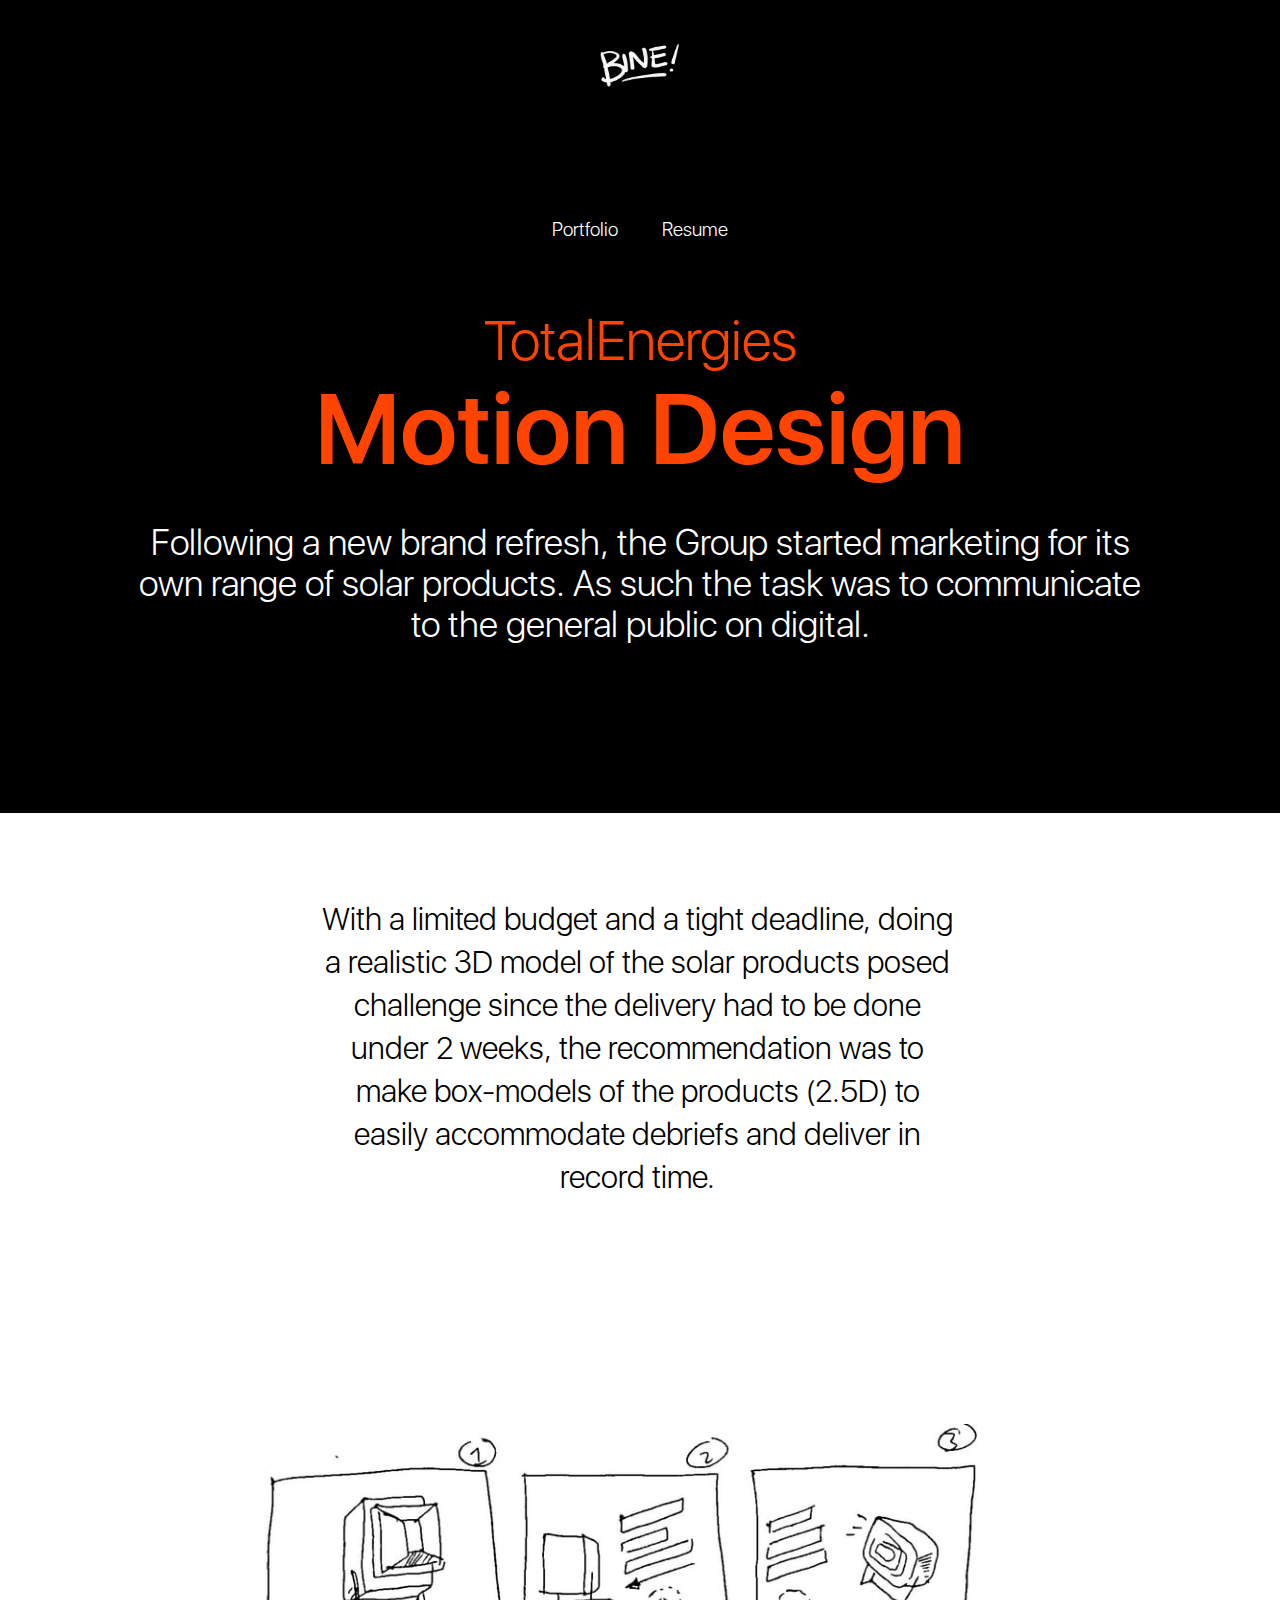
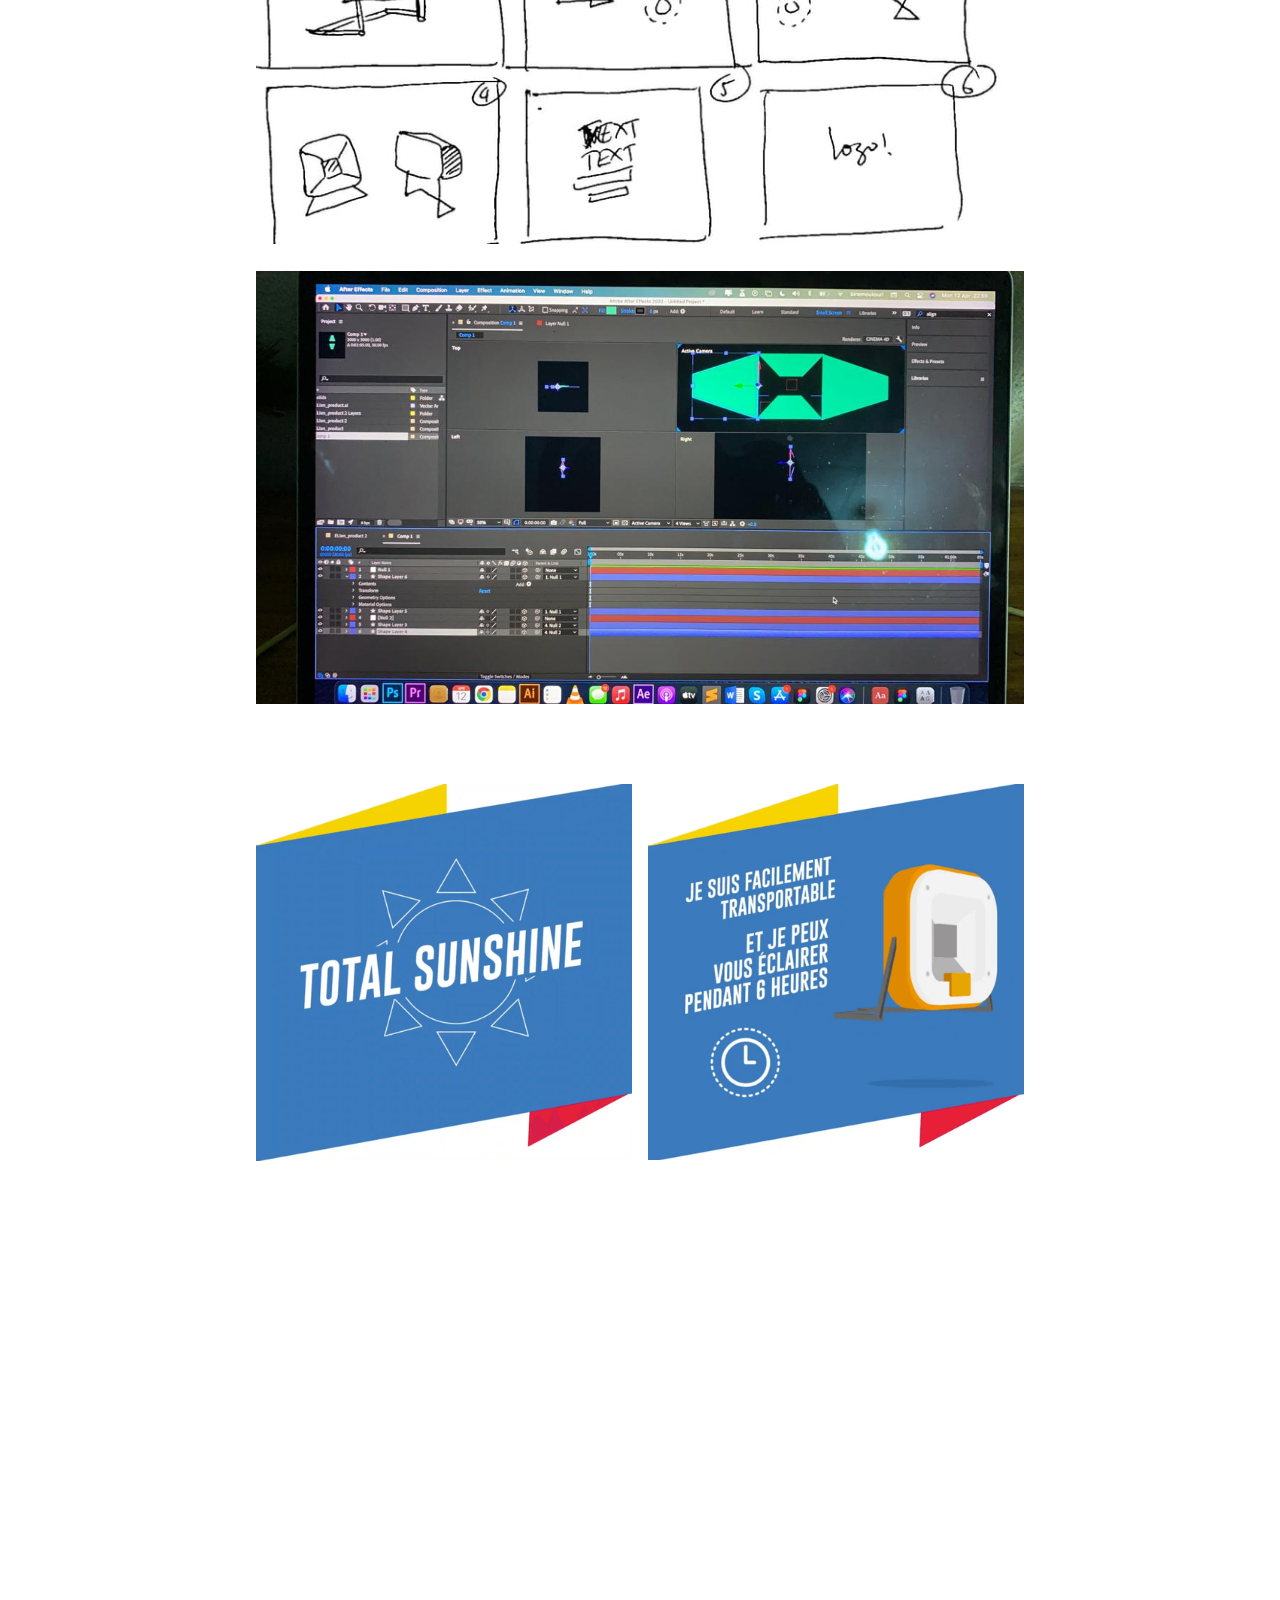
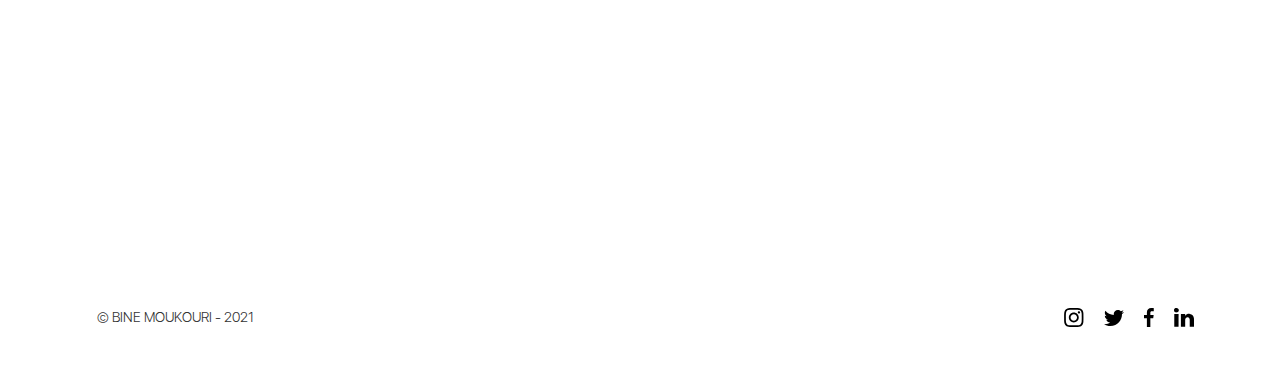
<file: total.html>
<!DOCTYPE html><!--  This site was created in Webflow. https://www.webflow.com  -->
<!--  Last Published: Mon Dec 12 2022 09:39:41 GMT+0000 (Coordinated Universal Time)  -->
<html data-wf-page="614cd1e4720d1f77ced11217" data-wf-site="60e583cc024dea2bb79aa038">
<head>
  <meta charset="utf-8">
  <title>TOTAL</title>
  <meta content="TOTAL" property="og:title">
  <meta content="TOTAL" property="twitter:title">
  <meta content="width=device-width, initial-scale=1" name="viewport">
  <meta content="Webflow" name="generator">
  <link href="css/normalize.css" rel="stylesheet" type="text/css">
  <link href="css/webflow.css" rel="stylesheet" type="text/css">
  <link href="css/binemoukouri.webflow.css" rel="stylesheet" type="text/css">
  <!-- [if lt IE 9]><script src="https://cdnjs.cloudflare.com/ajax/libs/html5shiv/3.7.3/html5shiv.min.js" type="text/javascript"></script><![endif] -->
  <script type="text/javascript">!function(o,c){var n=c.documentElement,t=" w-mod-";n.className+=t+"js",("ontouchstart"in o||o.DocumentTouch&&c instanceof DocumentTouch)&&(n.className+=t+"touch")}(window,document);</script>
  <link href="images/favicon.jpg" rel="shortcut icon" type="image/x-icon">
  <link href="images/webclip.jpg" rel="apple-touch-icon">
</head>
<body class="body-2">
  <div class="section-3 cafpage wf-section">
    <div data-collapse="none" data-animation="default" data-duration="400" data-easing="ease-in" data-easing2="ease-out" role="banner" class="navbar w-nav">
      <div class="div-block-4">
        <a href="index.html" class="brand w-nav-brand"><img src="images/Untitled_Artwork-5.png" loading="lazy" width="93" height="53" srcset="images/Untitled_Artwork-5-p-500.png 500w, images/Untitled_Artwork-5-p-800.png 800w, images/Untitled_Artwork-5-p-1080.png 1080w, images/Untitled_Artwork-5.png 1437w" sizes="93px" alt="" class="image"></a>
        <nav role="navigation" class="nav-menu w-nav-menu">
          <a href="index.html" class="nav-link-3 w-nav-link">Portfolio</a>
          <a href="cv.html" class="nav-link-3 w-nav-link"><span>Resume</span></a>
        </nav>
      </div>
    </div>
    <div class="hero-section">
      <div class="div-block-8 caf">
        <p class="paragraph header-colour total-energies">TotalEnergies<br></p>
        <h1 class="heading-1 projects afcon-header-colour total-energies-red"><strong class="gold-header total-colour">Motion Design</strong><br></h1>
        <p class="paragraph">Following a new brand refresh, the Group started marketing for its own range of solar products. As such the task was to communicate to the general public on digital.<br><br></p>
      </div>
    </div>
  </div>
  <div class="section-7 wf-section">
    <div class="div-block-66">
      <div class="div-block-72 total-text">
        <p class="paragraph intro">With a limited budget and a tight deadline, doing a realistic 3D model of the solar products posed challenge since the delivery had to be done under 2 weeks, the recommendation was to make box-models of the products (2.5D) to easily accommodate debriefs and deliver in record time.<br></p>
      </div>
      <div class="div-block-71">
        <div class="div-block-51"><img src="images/IMG_2377-2.jpg" loading="lazy" sizes="(max-width: 479px) 91vw, (max-width: 767px) 80vw, (max-width: 991px) 92vw, (max-width: 2156px) 60vw, 1294px" srcset="images/IMG_2377-2-p-500.jpeg 500w, images/IMG_2377-2-p-800.jpeg 800w, images/IMG_2377-2-p-1080.jpeg 1080w, images/IMG_2377-2.jpg 1294w" alt=""></div>
        <div class="div-block-51"><img src="images/b0e37a61-9b7c-4955-80de-01309a5ce554-2.JPG" loading="lazy" alt=""></div>
      </div>
      <div class="div-block-93">
        <div><img src="images/Screen-Shot-2021-09-23-at-21.08.38-1.png" loading="lazy" sizes="(max-width: 479px) 93vw, (max-width: 767px) 46vw, (max-width: 991px) 45vw, (max-width: 6000px) 30vw, 1800px" srcset="images/Screen-Shot-2021-09-23-at-21.08.38-1-p-500.png 500w, images/Screen-Shot-2021-09-23-at-21.08.38-1-p-800.png 800w, images/Screen-Shot-2021-09-23-at-21.08.38-1-p-1080.png 1080w, images/Screen-Shot-2021-09-23-at-21.08.38-1.png 1800w" alt=""></div>
        <div><img src="images/Screen-Shot-2021-09-23-at-21.09.01-1.png" loading="lazy" sizes="(max-width: 479px) 93vw, (max-width: 767px) 46vw, (max-width: 991px) 45vw, (max-width: 6013px) 30vw, 1804px" srcset="images/Screen-Shot-2021-09-23-at-21.09.01-1-p-500.png 500w, images/Screen-Shot-2021-09-23-at-21.09.01-1-p-800.png 800w, images/Screen-Shot-2021-09-23-at-21.09.01-1-p-1080.png 1080w, images/Screen-Shot-2021-09-23-at-21.09.01-1.png 1804w" alt=""></div>
      </div>
      <div class="div-block-65">
        <div style="padding-top:100%" class="w-video w-embed"><iframe class="embedly-embed" src="https://cdn.embedly.com/widgets/media.html?src=https%3A%2F%2Fplayer.vimeo.com%2Fvideo%2F612972140%3Fh%3D5320ff9de3%26app_id%3D122963&dntp=1&display_name=Vimeo&url=http%3A%2F%2Fvimeo.com%2F612972140&image=https%3A%2F%2Fi.vimeocdn.com%2Fvideo%2F1250966093-e9fc81e7795e35b89d30ebefe23f4ab12a78ce8b150ac6b4f0b2fb88eeed2b28-d_640&key=96f1f04c5f4143bcb0f2e68c87d65feb&type=text%2Fhtml&schema=vimeo" scrolling="no" title="Vimeo embed" frameborder="0" allow="autoplay; fullscreen" allowfullscreen="true"></iframe></div>
      </div>
    </div>
  </div>
  <div class="footer">
    <div class="text-block-2">© BINE MOUKOURI - 2021</div>
    <div class="div-block-47">
      <div class="socials-div">
        <a href="https://www.instagram.com/binemoukouri/" target="_blank" class="link-block-7 w-inline-block"><img src="images/instagram.svg" loading="lazy" width="20" alt=""></a>
      </div>
      <div class="socials-div">
        <a href="http://twitter.com/binemoukouri" class="link-block-7 w-inline-block"><img src="images/twitter.svg" loading="lazy" width="20" alt=""></a>
      </div>
      <div class="socials-div">
        <a href="http://facebook.com/binemoukouri" class="link-block-7 w-inline-block"><img src="images/facebook.svg" loading="lazy" width="10" alt=""></a>
      </div>
      <div class="socials-div">
        <a href="https://www.linkedin.com/in/bine-moukouri-a11292b5/" class="link-block-7 w-inline-block"><img src="images/linkedin.svg" loading="lazy" width="20" alt=""></a>
      </div>
    </div>
  </div>
  <script src="https://d3e54v103j8qbb.cloudfront.net/js/jquery-3.5.1.min.dc5e7f18c8.js?site=60e583cc024dea2bb79aa038" type="text/javascript" integrity="sha256-9/aliU8dGd2tb6OSsuzixeV4y/faTqgFtohetphbbj0=" crossorigin="anonymous"></script>
  <script src="js/webflow.js" type="text/javascript"></script>
  <!-- [if lte IE 9]><script src="https://cdnjs.cloudflare.com/ajax/libs/placeholders/3.0.2/placeholders.min.js"></script><![endif] -->
</body>
</html>
</file>
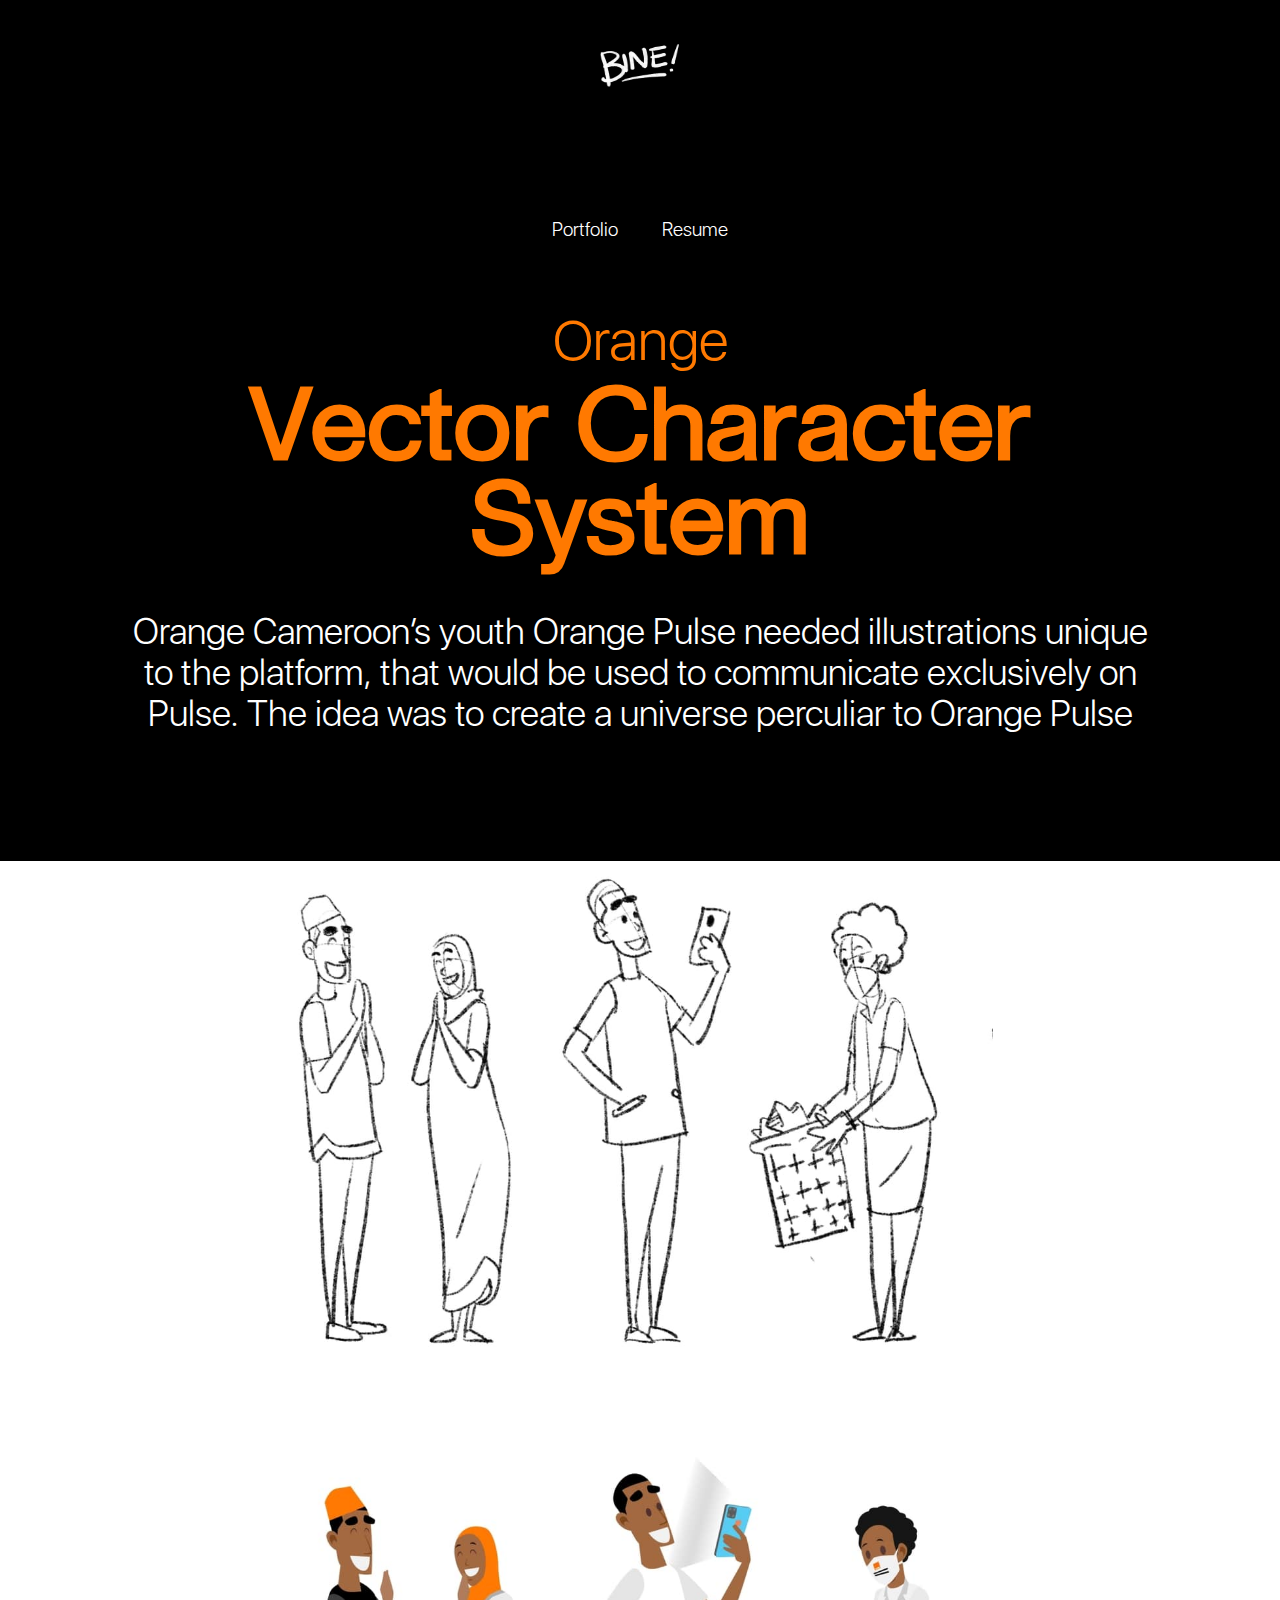
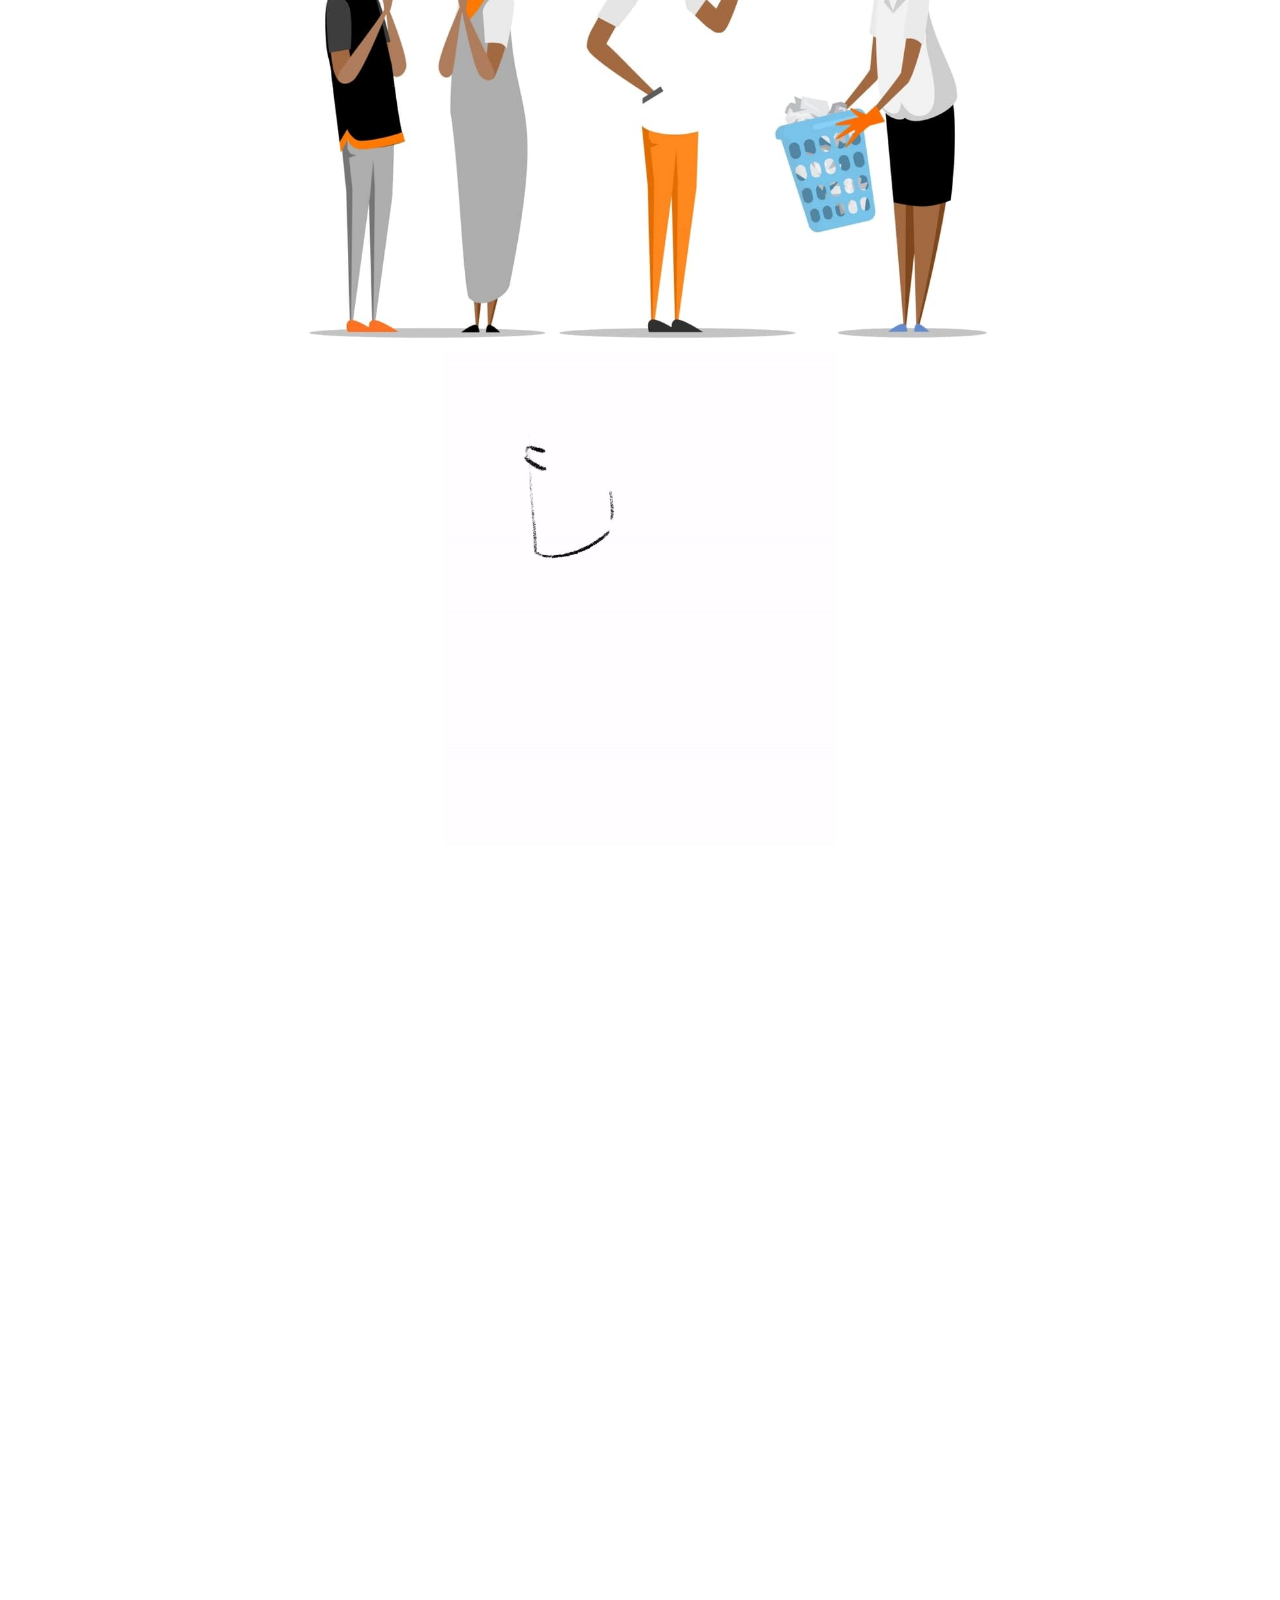
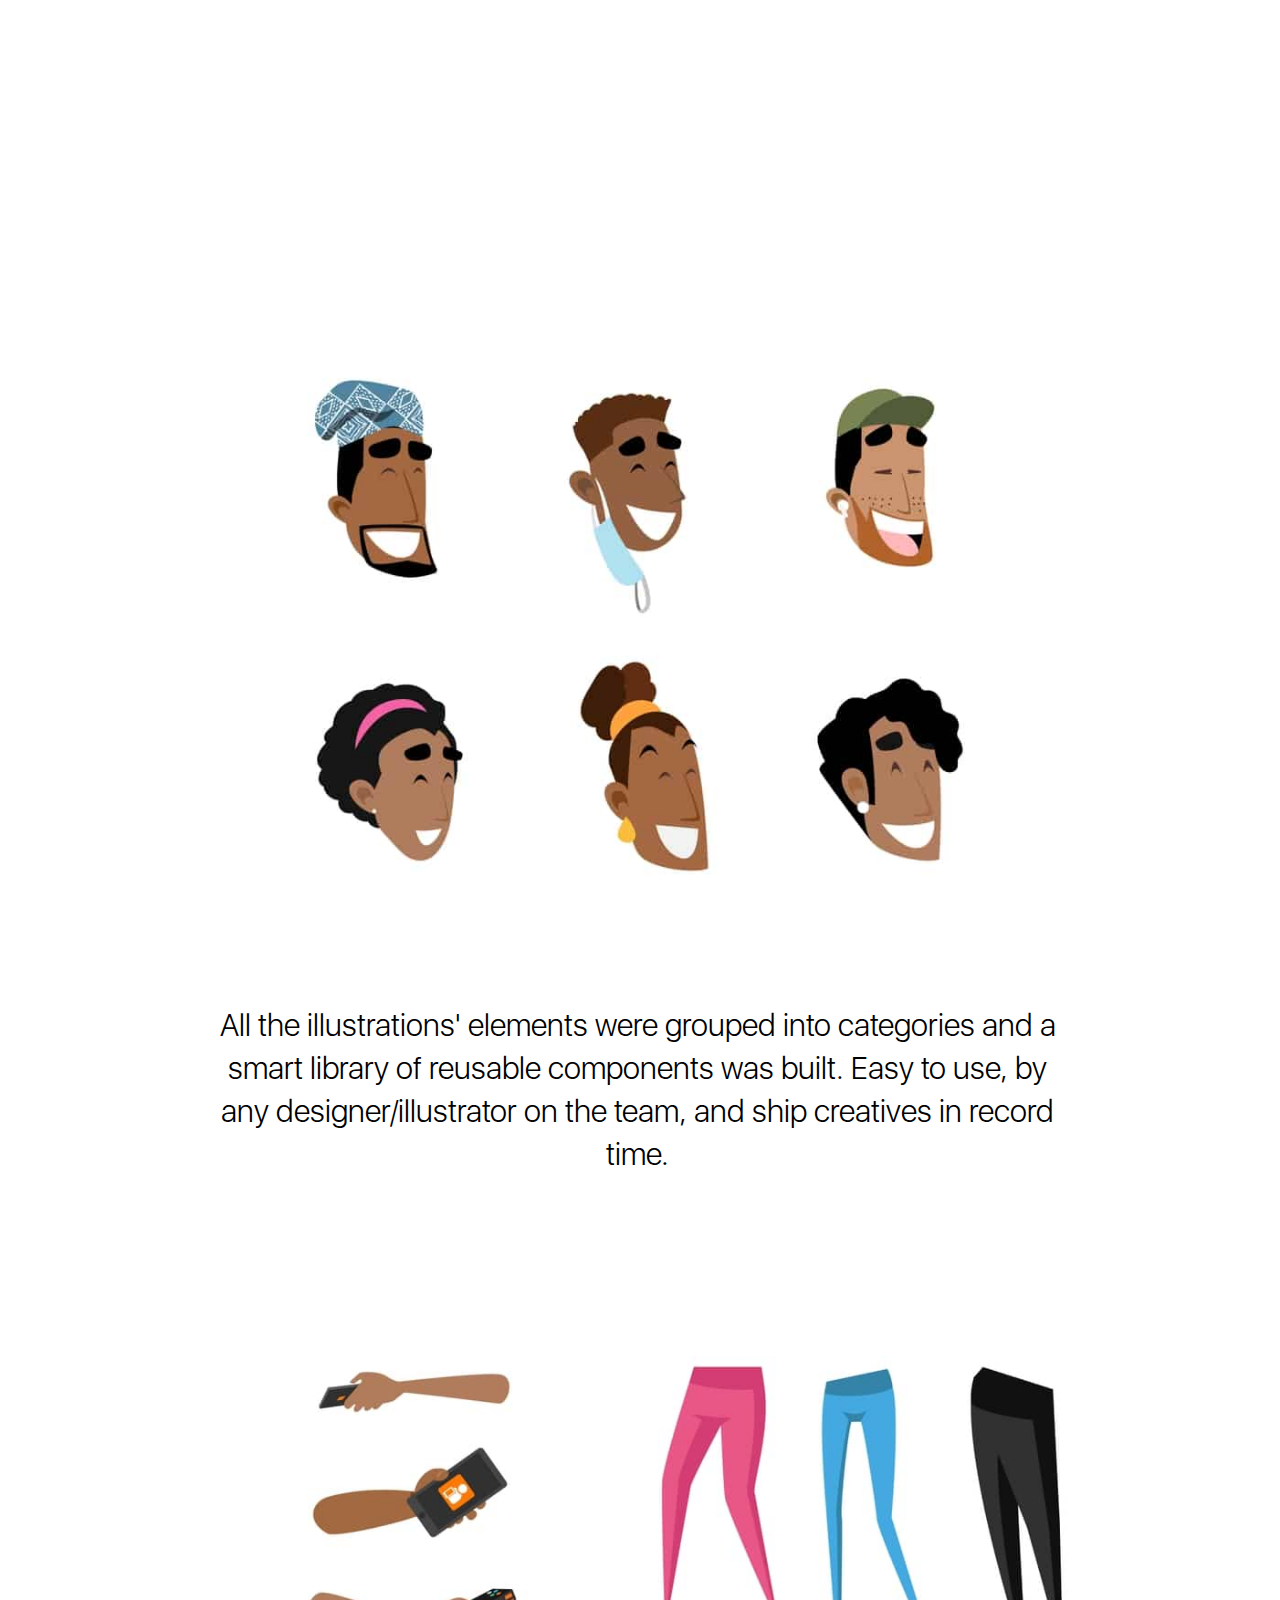
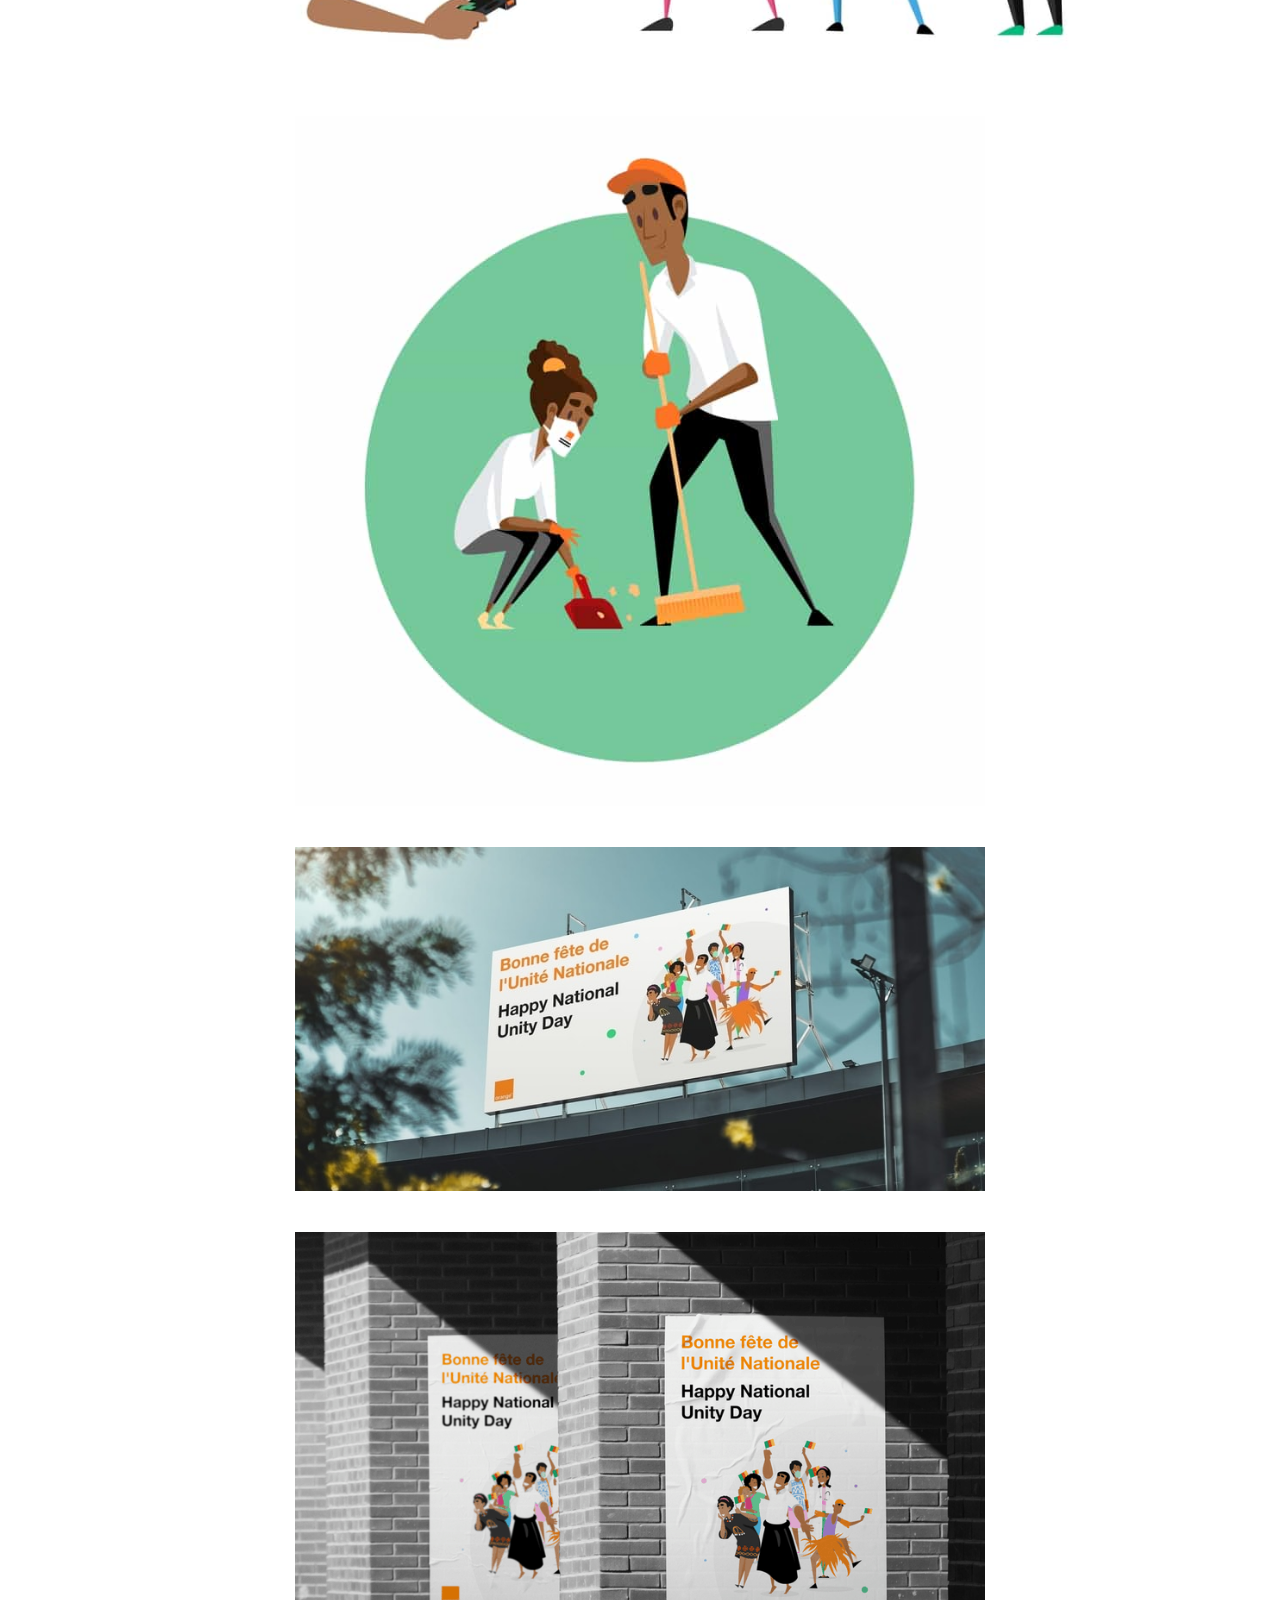
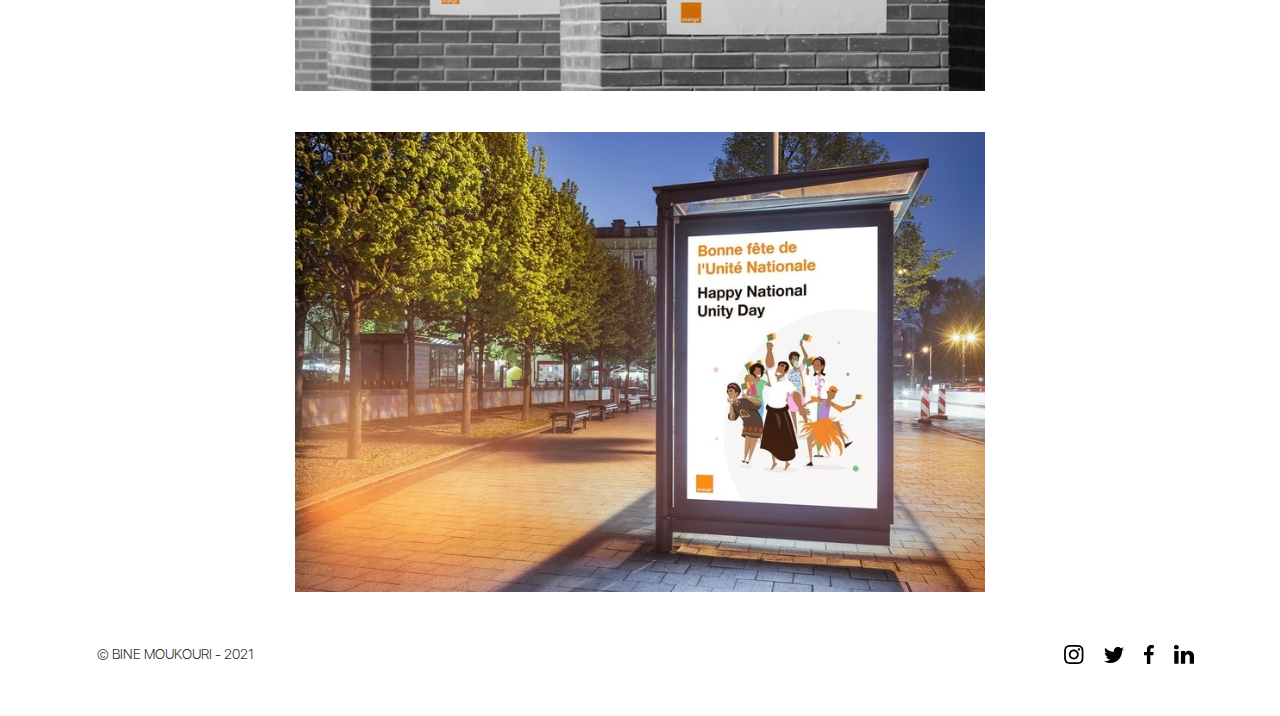
<file: vector-characters.html>
<!DOCTYPE html><!--  This site was created in Webflow. https://www.webflow.com  -->
<!--  Last Published: Mon Dec 12 2022 09:39:41 GMT+0000 (Coordinated Universal Time)  -->
<html data-wf-page="614a2d5c0d197c1685c9b88c" data-wf-site="60e583cc024dea2bb79aa038">
<head>
  <meta charset="utf-8">
  <title>OCM Character Design</title>
  <meta content="OCM Character Design" property="og:title">
  <meta content="OCM Character Design" property="twitter:title">
  <meta content="width=device-width, initial-scale=1" name="viewport">
  <meta content="Webflow" name="generator">
  <link href="css/normalize.css" rel="stylesheet" type="text/css">
  <link href="css/webflow.css" rel="stylesheet" type="text/css">
  <link href="css/binemoukouri.webflow.css" rel="stylesheet" type="text/css">
  <!-- [if lt IE 9]><script src="https://cdnjs.cloudflare.com/ajax/libs/html5shiv/3.7.3/html5shiv.min.js" type="text/javascript"></script><![endif] -->
  <script type="text/javascript">!function(o,c){var n=c.documentElement,t=" w-mod-";n.className+=t+"js",("ontouchstart"in o||o.DocumentTouch&&c instanceof DocumentTouch)&&(n.className+=t+"touch")}(window,document);</script>
  <link href="images/favicon.jpg" rel="shortcut icon" type="image/x-icon">
  <link href="images/webclip.jpg" rel="apple-touch-icon">
</head>
<body>
  <div class="section-3 cafpage wf-section">
    <div data-collapse="none" data-animation="default" data-duration="400" data-easing="ease-in" data-easing2="ease-out" role="banner" class="navbar w-nav">
      <div class="div-block-4">
        <a href="index.html" class="brand w-nav-brand"><img src="images/Untitled_Artwork-5.png" loading="lazy" width="93" height="53" srcset="images/Untitled_Artwork-5-p-500.png 500w, images/Untitled_Artwork-5-p-800.png 800w, images/Untitled_Artwork-5-p-1080.png 1080w, images/Untitled_Artwork-5.png 1437w" sizes="93px" alt="" class="image"></a>
        <nav role="navigation" class="nav-menu w-nav-menu">
          <a href="index.html" class="nav-link-3 w-nav-link">Portfolio</a>
          <a href="cv.html" class="nav-link-3 w-nav-link"><span>Resume</span></a>
        </nav>
      </div>
    </div>
    <div class="hero-section">
      <div class="div-block-8 caf">
        <p class="paragraph header-colour">Orange<br></p>
        <h1 class="heading-1 projects characters-colour"><strong>Vector Character System</strong><br></h1>
        <p class="paragraph">Orange Cameroon’s youth Orange Pulse needed illustrations unique to the platform, that would be used to communicate exclusively on Pulse. The idea was to create a universe perculiar to Orange Pulse<br></p>
      </div>
    </div>
  </div>
  <div class="section-8 wf-section">
    <div class="div-block-87">
      <div><img src="images/xters01.jpg" loading="lazy" srcset="images/xters01-p-500.jpeg 500w, images/xters01-p-800.jpeg 800w, images/xters01-p-1080.jpeg 1080w, images/xters01-p-1600.jpeg 1600w, images/xters01-p-2000.jpeg 2000w, images/xters01-p-2600.jpeg 2600w, images/xters01-p-3200.jpeg 3200w, images/xters01.jpg 3297w" sizes="(max-width: 767px) 100vw, (max-width: 991px) 90vw, 77vw" alt="" class="image-44"></div>
      <div class="div-block-81"><img src="images/ezgif.com-gif-maker-2.gif" loading="lazy" alt="" class="image-42"></div>
      <div class="w-container">
        <div style="padding-top:109.68085106382979%" class="video w-video w-embed"><iframe class="embedly-embed" src="https://cdn.embedly.com/widgets/media.html?src=https%3A%2F%2Fplayer.vimeo.com%2Fvideo%2F611454710%3Fh%3D691be0cdc3%26app_id%3D122963&dntp=1&display_name=Vimeo&url=https%3A%2F%2Fvimeo.com%2F611454710&image=https%3A%2F%2Fi.vimeocdn.com%2Fvideo%2F1248854571-3a0e3e1869ae748d21e10caf7de2c572c8db98fe76d3a874538b3499a9c019c7-d_640&key=96f1f04c5f4143bcb0f2e68c87d65feb&type=text%2Fhtml&schema=vimeo" scrolling="no" title="Vimeo embed" frameborder="0" allow="autoplay; fullscreen" allowfullscreen="true"></iframe></div>
      </div>
      <div><img src="images/xters06-1.jpg" loading="lazy" srcset="images/xters06-1-p-800.jpeg 800w, images/xters06-1-p-1080.jpeg 1080w, images/xters06-1-p-1600.jpeg 1600w, images/xters06-1-p-2000.jpeg 2000w, images/xters06-1-p-2600.jpeg 2600w, images/xters06-1-p-3200.jpeg 3200w, images/xters06-1.jpg 3321w" sizes="(max-width: 767px) 100vw, (max-width: 991px) 90vw, (max-width: 4312px) 77vw, 3321px" alt=""></div>
      <div>
        <p class="paragraph intro">All the illustrations&#x27; elements were grouped into categories and a smart library of reusable components was built. Easy to use, by any designer/illustrator on the team, and ship creatives in record time.<br></p>
      </div>
      <div><img src="images/xters05.jpg" loading="lazy" srcset="images/xters05-p-500.jpeg 500w, images/xters05-p-1080.jpeg 1080w, images/xters05-p-1600.jpeg 1600w, images/xters05-p-2000.jpeg 2000w, images/xters05-p-2600.jpeg 2600w, images/xters05-p-3200.jpeg 3200w, images/xters05.jpg 3321w" sizes="(max-width: 767px) 100vw, (max-width: 991px) 90vw, (max-width: 4312px) 77vw, 3321px" alt=""></div>
      <div class="div-block-77"><img src="images/xters05-copy.jpg" loading="lazy" srcset="images/xters05-copy-p-500.jpeg 500w, images/xters05-copy-p-800.jpeg 800w, images/xters05-copy-p-1080.jpeg 1080w, images/xters05-copy-p-1600.jpeg 1600w, images/xters05-copy-p-2000.jpeg 2000w, images/xters05-copy-p-2600.jpeg 2600w, images/xters05-copy-p-3200.jpeg 3200w, images/xters05-copy.jpg 3321w" sizes="(max-width: 767px) 90vw, (max-width: 991px) 81vw, (max-width: 6150px) 54vw, 3321px" alt=""></div>
      <div class="div-block-77"><img src="images/xters08.jpeg" loading="lazy" srcset="images/xters08-p-800.jpeg 800w, images/xters08-p-1080.jpeg 1080w, images/xters08.jpeg 1600w" sizes="(max-width: 767px) 90vw, (max-width: 991px) 81vw, (max-width: 2962px) 54vw, 1600px" alt=""></div>
      <div class="div-block-77"><img src="images/xters09.png" loading="lazy" srcset="images/xters09-p-500.png 500w, images/xters09-p-800.png 800w, images/xters09.png 1080w" sizes="(max-width: 767px) 90vw, (max-width: 991px) 81vw, (max-width: 1999px) 54vw, 1080px" alt=""></div>
      <div class="div-block-77"><img src="images/bine-billboard-p-1600.jpeg" loading="lazy" srcset="images/bine-billboard-p-1600-p-500.jpeg 500w, images/bine-billboard-p-1600-p-800.jpeg 800w, images/bine-billboard-p-1600-p-1080.jpeg 1080w, images/bine-billboard-p-1600.jpeg 1600w" sizes="(max-width: 767px) 90vw, (max-width: 991px) 81vw, (max-width: 2962px) 54vw, 1600px" alt=""></div>
    </div>
  </div>
  <div class="footer">
    <div class="text-block-2">© BINE MOUKOURI - 2021</div>
    <div class="div-block-47">
      <div class="socials-div">
        <a href="https://www.instagram.com/binemoukouri/" target="_blank" class="link-block-7 w-inline-block"><img src="images/instagram.svg" loading="lazy" width="20" alt=""></a>
      </div>
      <div class="socials-div">
        <a href="http://twitter.com/binemoukouri" class="link-block-7 w-inline-block"><img src="images/twitter.svg" loading="lazy" width="20" alt=""></a>
      </div>
      <div class="socials-div">
        <a href="http://facebook.com/binemoukouri" class="link-block-7 w-inline-block"><img src="images/facebook.svg" loading="lazy" width="10" alt=""></a>
      </div>
      <div class="socials-div">
        <a href="https://www.linkedin.com/in/bine-moukouri-a11292b5/" class="link-block-7 w-inline-block"><img src="images/linkedin.svg" loading="lazy" width="20" alt=""></a>
      </div>
    </div>
  </div>
  <script src="https://d3e54v103j8qbb.cloudfront.net/js/jquery-3.5.1.min.dc5e7f18c8.js?site=60e583cc024dea2bb79aa038" type="text/javascript" integrity="sha256-9/aliU8dGd2tb6OSsuzixeV4y/faTqgFtohetphbbj0=" crossorigin="anonymous"></script>
  <script src="js/webflow.js" type="text/javascript"></script>
  <!-- [if lte IE 9]><script src="https://cdnjs.cloudflare.com/ajax/libs/placeholders/3.0.2/placeholders.min.js"></script><![endif] -->
</body>
</html>
</file>
<file: css/webflow.css>
@font-face {
  font-family: 'webflow-icons';
  src: url("[data-uri]") format('truetype');
  font-weight: normal;
  font-style: normal;
}
[class^="w-icon-"],
[class*=" w-icon-"] {
  /* use !important to prevent issues with browser extensions that change fonts */
  font-family: 'webflow-icons' !important;
  speak: none;
  font-style: normal;
  font-weight: normal;
  font-variant: normal;
  text-transform: none;
  line-height: 1;
  /* Better Font Rendering =========== */
  -webkit-font-smoothing: antialiased;
  -moz-osx-font-smoothing: grayscale;
}
.w-icon-slider-right:before {
  content: "\e600";
}
.w-icon-slider-left:before {
  content: "\e601";
}
.w-icon-nav-menu:before {
  content: "\e602";
}
.w-icon-arrow-down:before,
.w-icon-dropdown-toggle:before {
  content: "\e603";
}
.w-icon-file-upload-remove:before {
  content: "\e900";
}
.w-icon-file-upload-icon:before {
  content: "\e903";
}
* {
  -webkit-box-sizing: border-box;
  -moz-box-sizing: border-box;
  box-sizing: border-box;
}
html {
  height: 100%;
}
body {
  margin: 0;
  min-height: 100%;
  background-color: #fff;
  font-family: Arial, sans-serif;
  font-size: 14px;
  line-height: 20px;
  color: #333;
}
img {
  max-width: 100%;
  vertical-align: middle;
  display: inline-block;
}
html.w-mod-touch * {
  background-attachment: scroll !important;
}
.w-block {
  display: block;
}
.w-inline-block {
  max-width: 100%;
  display: inline-block;
}
.w-clearfix:before,
.w-clearfix:after {
  content: " ";
  display: table;
  grid-column-start: 1;
  grid-row-start: 1;
  grid-column-end: 2;
  grid-row-end: 2;
}
.w-clearfix:after {
  clear: both;
}
.w-hidden {
  display: none;
}
.w-button {
  display: inline-block;
  padding: 9px 15px;
  background-color: #3898EC;
  color: white;
  border: 0;
  line-height: inherit;
  text-decoration: none;
  cursor: pointer;
  border-radius: 0;
}
input.w-button {
  -webkit-appearance: button;
}
html[data-w-dynpage] [data-w-cloak] {
  color: transparent !important;
}
.w-webflow-badge,
.w-webflow-badge * {
  position: static;
  left: auto;
  top: auto;
  right: auto;
  bottom: auto;
  z-index: auto;
  display: block;
  visibility: visible;
  overflow: visible;
  overflow-x: visible;
  overflow-y: visible;
  box-sizing: border-box;
  width: auto;
  height: auto;
  max-height: none;
  max-width: none;
  min-height: 0;
  min-width: 0;
  margin: 0;
  padding: 0;
  float: none;
  clear: none;
  border: 0 none transparent;
  border-radius: 0;
  background: none;
  background-image: none;
  background-position: 0% 0%;
  background-size: auto auto;
  background-repeat: repeat;
  background-origin: padding-box;
  background-clip: border-box;
  background-attachment: scroll;
  background-color: transparent;
  box-shadow: none;
  opacity: 1;
  transform: none;
  transition: none;
  direction: ltr;
  font-family: inherit;
  font-weight: inherit;
  color: inherit;
  font-size: inherit;
  line-height: inherit;
  font-style: inherit;
  font-variant: inherit;
  text-align: inherit;
  letter-spacing: inherit;
  text-decoration: inherit;
  text-indent: 0;
  text-transform: inherit;
  list-style-type: disc;
  text-shadow: none;
  font-smoothing: auto;
  vertical-align: baseline;
  cursor: inherit;
  white-space: inherit;
  word-break: normal;
  word-spacing: normal;
  word-wrap: normal;
}
.w-webflow-badge {
  position: fixed !important;
  display: inline-block !important;
  visibility: visible !important;
  z-index: 2147483647 !important;
  top: auto !important;
  right: 12px !important;
  bottom: 12px !important;
  left: auto !important;
  color: #AAADB0 !important;
  background-color: #fff !important;
  border-radius: 3px !important;
  padding: 6px 8px 6px 6px !important;
  font-size: 12px !important;
  opacity: 1 !important;
  line-height: 14px !important;
  text-decoration: none !important;
  transform: none !important;
  margin: 0 !important;
  width: auto !important;
  height: auto !important;
  overflow: visible !important;
  white-space: nowrap;
  box-shadow: 0 0 0 1px rgba(0, 0, 0, 0.1), 0px 1px 3px rgba(0, 0, 0, 0.1);
  cursor: pointer;
}
.w-webflow-badge > img {
  display: inline-block !important;
  visibility: visible !important;
  opacity: 1 !important;
  vertical-align: middle !important;
}
h1,
h2,
h3,
h4,
h5,
h6 {
  font-weight: bold;
  margin-bottom: 10px;
}
h1 {
  font-size: 38px;
  line-height: 44px;
  margin-top: 20px;
}
h2 {
  font-size: 32px;
  line-height: 36px;
  margin-top: 20px;
}
h3 {
  font-size: 24px;
  line-height: 30px;
  margin-top: 20px;
}
h4 {
  font-size: 18px;
  line-height: 24px;
  margin-top: 10px;
}
h5 {
  font-size: 14px;
  line-height: 20px;
  margin-top: 10px;
}
h6 {
  font-size: 12px;
  line-height: 18px;
  margin-top: 10px;
}
p {
  margin-top: 0;
  margin-bottom: 10px;
}
blockquote {
  margin: 0 0 10px 0;
  padding: 10px 20px;
  border-left: 5px solid #E2E2E2;
  font-size: 18px;
  line-height: 22px;
}
figure {
  margin: 0;
  margin-bottom: 10px;
}
figcaption {
  margin-top: 5px;
  text-align: center;
}
ul,
ol {
  margin-top: 0px;
  margin-bottom: 10px;
  padding-left: 40px;
}
.w-list-unstyled {
  padding-left: 0;
  list-style: none;
}
.w-embed:before,
.w-embed:after {
  content: " ";
  display: table;
  grid-column-start: 1;
  grid-row-start: 1;
  grid-column-end: 2;
  grid-row-end: 2;
}
.w-embed:after {
  clear: both;
}
.w-video {
  width: 100%;
  position: relative;
  padding: 0;
}
.w-video iframe,
.w-video object,
.w-video embed {
  position: absolute;
  top: 0;
  left: 0;
  width: 100%;
  height: 100%;
  border: none;
}
fieldset {
  padding: 0;
  margin: 0;
  border: 0;
}
button,
[type='button'],
[type='reset'] {
  border: 0;
  cursor: pointer;
  -webkit-appearance: button;
}
.w-form {
  margin: 0 0 15px;
}
.w-form-done {
  display: none;
  padding: 20px;
  text-align: center;
  background-color: #dddddd;
}
.w-form-fail {
  display: none;
  margin-top: 10px;
  padding: 10px;
  background-color: #ffdede;
}
label {
  display: block;
  margin-bottom: 5px;
  font-weight: bold;
}
.w-input,
.w-select {
  display: block;
  width: 100%;
  height: 38px;
  padding: 8px 12px;
  margin-bottom: 10px;
  font-size: 14px;
  line-height: 1.42857143;
  color: #333333;
  vertical-align: middle;
  background-color: #ffffff;
  border: 1px solid #cccccc;
}
.w-input:-moz-placeholder,
.w-select:-moz-placeholder {
  color: #999;
}
.w-input::-moz-placeholder,
.w-select::-moz-placeholder {
  color: #999;
  opacity: 1;
}
.w-input:-ms-input-placeholder,
.w-select:-ms-input-placeholder {
  color: #999;
}
.w-input::-webkit-input-placeholder,
.w-select::-webkit-input-placeholder {
  color: #999;
}
.w-input:focus,
.w-select:focus {
  border-color: #3898EC;
  outline: 0;
}
.w-input[disabled],
.w-select[disabled],
.w-input[readonly],
.w-select[readonly],
fieldset[disabled] .w-input,
fieldset[disabled] .w-select {
  cursor: not-allowed;
}
.w-input[disabled]:not(.w-input-disabled),
.w-select[disabled]:not(.w-input-disabled),
.w-input[readonly],
.w-select[readonly],
fieldset[disabled]:not(.w-input-disabled) .w-input,
fieldset[disabled]:not(.w-input-disabled) .w-select {
  background-color: #eeeeee;
}
textarea.w-input,
textarea.w-select {
  height: auto;
}
.w-select {
  background-color: #f3f3f3;
}
.w-select[multiple] {
  height: auto;
}
.w-form-label {
  display: inline-block;
  cursor: pointer;
  font-weight: normal;
  margin-bottom: 0px;
}
.w-radio {
  display: block;
  margin-bottom: 5px;
  padding-left: 20px;
}
.w-radio:before,
.w-radio:after {
  content: " ";
  display: table;
  grid-column-start: 1;
  grid-row-start: 1;
  grid-column-end: 2;
  grid-row-end: 2;
}
.w-radio:after {
  clear: both;
}
.w-radio-input {
  margin: 4px 0 0;
  margin-top: 1px \9;
  line-height: normal;
  float: left;
  margin-left: -20px;
}
.w-radio-input {
  margin-top: 3px;
}
.w-file-upload {
  display: block;
  margin-bottom: 10px;
}
.w-file-upload-input {
  width: 0.1px;
  height: 0.1px;
  opacity: 0;
  overflow: hidden;
  position: absolute;
  z-index: -100;
}
.w-file-upload-default,
.w-file-upload-uploading,
.w-file-upload-success {
  display: inline-block;
  color: #333333;
}
.w-file-upload-error {
  display: block;
  margin-top: 10px;
}
.w-file-upload-default.w-hidden,
.w-file-upload-uploading.w-hidden,
.w-file-upload-error.w-hidden,
.w-file-upload-success.w-hidden {
  display: none;
}
.w-file-upload-uploading-btn {
  display: flex;
  font-size: 14px;
  font-weight: normal;
  cursor: pointer;
  margin: 0;
  padding: 8px 12px;
  border: 1px solid #cccccc;
  background-color: #fafafa;
}
.w-file-upload-file {
  display: flex;
  flex-grow: 1;
  justify-content: space-between;
  margin: 0;
  padding: 8px 9px 8px 11px;
  border: 1px solid #cccccc;
  background-color: #fafafa;
}
.w-file-upload-file-name {
  font-size: 14px;
  font-weight: normal;
  display: block;
}
.w-file-remove-link {
  margin-top: 3px;
  margin-left: 10px;
  width: auto;
  height: auto;
  padding: 3px;
  display: block;
  cursor: pointer;
}
.w-icon-file-upload-remove {
  margin: auto;
  font-size: 10px;
}
.w-file-upload-error-msg {
  display: inline-block;
  color: #ea384c;
  padding: 2px 0;
}
.w-file-upload-info {
  display: inline-block;
  line-height: 38px;
  padding: 0 12px;
}
.w-file-upload-label {
  display: inline-block;
  font-size: 14px;
  font-weight: normal;
  cursor: pointer;
  margin: 0;
  padding: 8px 12px;
  border: 1px solid #cccccc;
  background-color: #fafafa;
}
.w-icon-file-upload-icon,
.w-icon-file-upload-uploading {
  display: inline-block;
  margin-right: 8px;
  width: 20px;
}
.w-icon-file-upload-uploading {
  height: 20px;
}
.w-container {
  margin-left: auto;
  margin-right: auto;
  max-width: 940px;
}
.w-container:before,
.w-container:after {
  content: " ";
  display: table;
  grid-column-start: 1;
  grid-row-start: 1;
  grid-column-end: 2;
  grid-row-end: 2;
}
.w-container:after {
  clear: both;
}
.w-container .w-row {
  margin-left: -10px;
  margin-right: -10px;
}
.w-row:before,
.w-row:after {
  content: " ";
  display: table;
  grid-column-start: 1;
  grid-row-start: 1;
  grid-column-end: 2;
  grid-row-end: 2;
}
.w-row:after {
  clear: both;
}
.w-row .w-row {
  margin-left: 0;
  margin-right: 0;
}
.w-col {
  position: relative;
  float: left;
  width: 100%;
  min-height: 1px;
  padding-left: 10px;
  padding-right: 10px;
}
.w-col .w-col {
  padding-left: 0;
  padding-right: 0;
}
.w-col-1 {
  width: 8.33333333%;
}
.w-col-2 {
  width: 16.66666667%;
}
.w-col-3 {
  width: 25%;
}
.w-col-4 {
  width: 33.33333333%;
}
.w-col-5 {
  width: 41.66666667%;
}
.w-col-6 {
  width: 50%;
}
.w-col-7 {
  width: 58.33333333%;
}
.w-col-8 {
  width: 66.66666667%;
}
.w-col-9 {
  width: 75%;
}
.w-col-10 {
  width: 83.33333333%;
}
.w-col-11 {
  width: 91.66666667%;
}
.w-col-12 {
  width: 100%;
}
.w-hidden-main {
  display: none !important;
}
@media screen and (max-width: 991px) {
  .w-container {
    max-width: 728px;
  }
  .w-hidden-main {
    display: inherit !important;
  }
  .w-hidden-medium {
    display: none !important;
  }
  .w-col-medium-1 {
    width: 8.33333333%;
  }
  .w-col-medium-2 {
    width: 16.66666667%;
  }
  .w-col-medium-3 {
    width: 25%;
  }
  .w-col-medium-4 {
    width: 33.33333333%;
  }
  .w-col-medium-5 {
    width: 41.66666667%;
  }
  .w-col-medium-6 {
    width: 50%;
  }
  .w-col-medium-7 {
    width: 58.33333333%;
  }
  .w-col-medium-8 {
    width: 66.66666667%;
  }
  .w-col-medium-9 {
    width: 75%;
  }
  .w-col-medium-10 {
    width: 83.33333333%;
  }
  .w-col-medium-11 {
    width: 91.66666667%;
  }
  .w-col-medium-12 {
    width: 100%;
  }
  .w-col-stack {
    width: 100%;
    left: auto;
    right: auto;
  }
}
@media screen and (max-width: 767px) {
  .w-hidden-main {
    display: inherit !important;
  }
  .w-hidden-medium {
    display: inherit !important;
  }
  .w-hidden-small {
    display: none !important;
  }
  .w-row,
  .w-container .w-row {
    margin-left: 0;
    margin-right: 0;
  }
  .w-col {
    width: 100%;
    left: auto;
    right: auto;
  }
  .w-col-small-1 {
    width: 8.33333333%;
  }
  .w-col-small-2 {
    width: 16.66666667%;
  }
  .w-col-small-3 {
    width: 25%;
  }
  .w-col-small-4 {
    width: 33.33333333%;
  }
  .w-col-small-5 {
    width: 41.66666667%;
  }
  .w-col-small-6 {
    width: 50%;
  }
  .w-col-small-7 {
    width: 58.33333333%;
  }
  .w-col-small-8 {
    width: 66.66666667%;
  }
  .w-col-small-9 {
    width: 75%;
  }
  .w-col-small-10 {
    width: 83.33333333%;
  }
  .w-col-small-11 {
    width: 91.66666667%;
  }
  .w-col-small-12 {
    width: 100%;
  }
}
@media screen and (max-width: 479px) {
  .w-container {
    max-width: none;
  }
  .w-hidden-main {
    display: inherit !important;
  }
  .w-hidden-medium {
    display: inherit !important;
  }
  .w-hidden-small {
    display: inherit !important;
  }
  .w-hidden-tiny {
    display: none !important;
  }
  .w-col {
    width: 100%;
  }
  .w-col-tiny-1 {
    width: 8.33333333%;
  }
  .w-col-tiny-2 {
    width: 16.66666667%;
  }
  .w-col-tiny-3 {
    width: 25%;
  }
  .w-col-tiny-4 {
    width: 33.33333333%;
  }
  .w-col-tiny-5 {
    width: 41.66666667%;
  }
  .w-col-tiny-6 {
    width: 50%;
  }
  .w-col-tiny-7 {
    width: 58.33333333%;
  }
  .w-col-tiny-8 {
    width: 66.66666667%;
  }
  .w-col-tiny-9 {
    width: 75%;
  }
  .w-col-tiny-10 {
    width: 83.33333333%;
  }
  .w-col-tiny-11 {
    width: 91.66666667%;
  }
  .w-col-tiny-12 {
    width: 100%;
  }
}
.w-widget {
  position: relative;
}
.w-widget-map {
  width: 100%;
  height: 400px;
}
.w-widget-map label {
  width: auto;
  display: inline;
}
.w-widget-map img {
  max-width: inherit;
}
.w-widget-map .gm-style-iw {
  text-align: center;
}
.w-widget-map .gm-style-iw > button {
  display: none !important;
}
.w-widget-twitter {
  overflow: hidden;
}
.w-widget-twitter-count-shim {
  display: inline-block;
  vertical-align: top;
  position: relative;
  width: 28px;
  height: 20px;
  text-align: center;
  background: white;
  border: #758696 solid 1px;
  border-radius: 3px;
}
.w-widget-twitter-count-shim * {
  pointer-events: none;
  -webkit-user-select: none;
  -moz-user-select: none;
  -ms-user-select: none;
  user-select: none;
}
.w-widget-twitter-count-shim .w-widget-twitter-count-inner {
  position: relative;
  font-size: 15px;
  line-height: 12px;
  text-align: center;
  color: #999;
  font-family: serif;
}
.w-widget-twitter-count-shim .w-widget-twitter-count-clear {
  position: relative;
  display: block;
}
.w-widget-twitter-count-shim.w--large {
  width: 36px;
  height: 28px;
}
.w-widget-twitter-count-shim.w--large .w-widget-twitter-count-inner {
  font-size: 18px;
  line-height: 18px;
}
.w-widget-twitter-count-shim:not(.w--vertical) {
  margin-left: 5px;
  margin-right: 8px;
}
.w-widget-twitter-count-shim:not(.w--vertical).w--large {
  margin-left: 6px;
}
.w-widget-twitter-count-shim:not(.w--vertical):before,
.w-widget-twitter-count-shim:not(.w--vertical):after {
  top: 50%;
  left: 0;
  border: solid transparent;
  content: ' ';
  height: 0;
  width: 0;
  position: absolute;
  pointer-events: none;
}
.w-widget-twitter-count-shim:not(.w--vertical):before {
  border-color: rgba(117, 134, 150, 0);
  border-right-color: #5d6c7b;
  border-width: 4px;
  margin-left: -9px;
  margin-top: -4px;
}
.w-widget-twitter-count-shim:not(.w--vertical).w--large:before {
  border-width: 5px;
  margin-left: -10px;
  margin-top: -5px;
}
.w-widget-twitter-count-shim:not(.w--vertical):after {
  border-color: rgba(255, 255, 255, 0);
  border-right-color: white;
  border-width: 4px;
  margin-left: -8px;
  margin-top: -4px;
}
.w-widget-twitter-count-shim:not(.w--vertical).w--large:after {
  border-width: 5px;
  margin-left: -9px;
  margin-top: -5px;
}
.w-widget-twitter-count-shim.w--vertical {
  width: 61px;
  height: 33px;
  margin-bottom: 8px;
}
.w-widget-twitter-count-shim.w--vertical:before,
.w-widget-twitter-count-shim.w--vertical:after {
  top: 100%;
  left: 50%;
  border: solid transparent;
  content: ' ';
  height: 0;
  width: 0;
  position: absolute;
  pointer-events: none;
}
.w-widget-twitter-count-shim.w--vertical:before {
  border-color: rgba(117, 134, 150, 0);
  border-top-color: #5d6c7b;
  border-width: 5px;
  margin-left: -5px;
}
.w-widget-twitter-count-shim.w--vertical:after {
  border-color: rgba(255, 255, 255, 0);
  border-top-color: white;
  border-width: 4px;
  margin-left: -4px;
}
.w-widget-twitter-count-shim.w--vertical .w-widget-twitter-count-inner {
  font-size: 18px;
  line-height: 22px;
}
.w-widget-twitter-count-shim.w--vertical.w--large {
  width: 76px;
}
.w-background-video {
  position: relative;
  overflow: hidden;
  height: 500px;
  color: white;
}
.w-background-video > video {
  background-size: cover;
  background-position: 50% 50%;
  position: absolute;
  margin: auto;
  width: 100%;
  height: 100%;
  right: -100%;
  bottom: -100%;
  top: -100%;
  left: -100%;
  object-fit: cover;
  z-index: -100;
}
.w-background-video > video::-webkit-media-controls-start-playback-button {
  display: none !important;
  -webkit-appearance: none;
}
.w-background-video--control {
  position: absolute;
  bottom: 1em;
  right: 1em;
  background-color: transparent;
  padding: 0;
}
.w-background-video--control > [hidden] {
  display: none !important;
}
.w-slider {
  position: relative;
  height: 300px;
  text-align: center;
  background: #dddddd;
  clear: both;
  -webkit-tap-highlight-color: rgba(0, 0, 0, 0);
  tap-highlight-color: rgba(0, 0, 0, 0);
}
.w-slider-mask {
  position: relative;
  display: block;
  overflow: hidden;
  z-index: 1;
  left: 0;
  right: 0;
  height: 100%;
  white-space: nowrap;
}
.w-slide {
  position: relative;
  display: inline-block;
  vertical-align: top;
  width: 100%;
  height: 100%;
  white-space: normal;
  text-align: left;
}
.w-slider-nav {
  position: absolute;
  z-index: 2;
  top: auto;
  right: 0;
  bottom: 0;
  left: 0;
  margin: auto;
  padding-top: 10px;
  height: 40px;
  text-align: center;
  -webkit-tap-highlight-color: rgba(0, 0, 0, 0);
  tap-highlight-color: rgba(0, 0, 0, 0);
}
.w-slider-nav.w-round > div {
  border-radius: 100%;
}
.w-slider-nav.w-num > div {
  width: auto;
  height: auto;
  padding: 0.2em 0.5em;
  font-size: inherit;
  line-height: inherit;
}
.w-slider-nav.w-shadow > div {
  box-shadow: 0 0 3px rgba(51, 51, 51, 0.4);
}
.w-slider-nav-invert {
  color: #fff;
}
.w-slider-nav-invert > div {
  background-color: rgba(34, 34, 34, 0.4);
}
.w-slider-nav-invert > div.w-active {
  background-color: #222;
}
.w-slider-dot {
  position: relative;
  display: inline-block;
  width: 1em;
  height: 1em;
  background-color: rgba(255, 255, 255, 0.4);
  cursor: pointer;
  margin: 0 3px 0.5em;
  transition: background-color 100ms, color 100ms;
}
.w-slider-dot.w-active {
  background-color: #fff;
}
.w-slider-dot:focus {
  outline: none;
  box-shadow: 0px 0px 0px 2px #fff;
}
.w-slider-dot:focus.w-active {
  box-shadow: none;
}
.w-slider-arrow-left,
.w-slider-arrow-right {
  position: absolute;
  width: 80px;
  top: 0;
  right: 0;
  bottom: 0;
  left: 0;
  margin: auto;
  cursor: pointer;
  overflow: hidden;
  color: white;
  font-size: 40px;
  -webkit-tap-highlight-color: rgba(0, 0, 0, 0);
  tap-highlight-color: rgba(0, 0, 0, 0);
  -webkit-user-select: none;
  -moz-user-select: none;
  -ms-user-select: none;
  user-select: none;
}
.w-slider-arrow-left [class^='w-icon-'],
.w-slider-arrow-right [class^='w-icon-'],
.w-slider-arrow-left [class*=' w-icon-'],
.w-slider-arrow-right [class*=' w-icon-'] {
  position: absolute;
}
.w-slider-arrow-left:focus,
.w-slider-arrow-right:focus {
  outline: 0;
}
.w-slider-arrow-left {
  z-index: 3;
  right: auto;
}
.w-slider-arrow-right {
  z-index: 4;
  left: auto;
}
.w-icon-slider-left,
.w-icon-slider-right {
  top: 0;
  right: 0;
  bottom: 0;
  left: 0;
  margin: auto;
  width: 1em;
  height: 1em;
}
.w-slider-aria-label {
  border: 0;
  clip: rect(0 0 0 0);
  height: 1px;
  margin: -1px;
  overflow: hidden;
  padding: 0;
  position: absolute;
  width: 1px;
}
.w-slider-force-show {
  display: block !important;
}
.w-dropdown {
  display: inline-block;
  position: relative;
  text-align: left;
  margin-left: auto;
  margin-right: auto;
  z-index: 900;
}
.w-dropdown-btn,
.w-dropdown-toggle,
.w-dropdown-link {
  position: relative;
  vertical-align: top;
  text-decoration: none;
  color: #222222;
  padding: 20px;
  text-align: left;
  margin-left: auto;
  margin-right: auto;
  white-space: nowrap;
}
.w-dropdown-toggle {
  -webkit-user-select: none;
  -moz-user-select: none;
  -ms-user-select: none;
  user-select: none;
  display: inline-block;
  cursor: pointer;
  padding-right: 40px;
}
.w-dropdown-toggle:focus {
  outline: 0;
}
.w-icon-dropdown-toggle {
  position: absolute;
  top: 0;
  right: 0;
  bottom: 0;
  margin: auto;
  margin-right: 20px;
  width: 1em;
  height: 1em;
}
.w-dropdown-list {
  position: absolute;
  background: #dddddd;
  display: none;
  min-width: 100%;
}
.w-dropdown-list.w--open {
  display: block;
}
.w-dropdown-link {
  padding: 10px 20px;
  display: block;
  color: #222222;
}
.w-dropdown-link.w--current {
  color: #0082f3;
}
.w-dropdown-link:focus {
  outline: 0;
}
@media screen and (max-width: 767px) {
  .w-nav-brand {
    padding-left: 10px;
  }
}
/**
 * ## Note
 * Safari (on both iOS and OS X) does not handle viewport units (vh, vw) well.
 * For example percentage units do not work on descendants of elements that
 * have any dimensions expressed in viewport units. It also doesn’t handle them at
 * all in `calc()`.
 */
/**
 * Wrapper around all lightbox elements
 *
 * 1. Since the lightbox can receive focus, IE also gives it an outline.
 * 2. Fixes flickering on Chrome when a transition is in progress
 *    underneath the lightbox.
 */
.w-lightbox-backdrop {
  color: #000;
  cursor: auto;
  font-family: serif;
  font-size: medium;
  font-style: normal;
  font-variant: normal;
  font-weight: normal;
  letter-spacing: normal;
  line-height: normal;
  list-style: disc;
  text-align: start;
  text-indent: 0;
  text-shadow: none;
  text-transform: none;
  visibility: visible;
  white-space: normal;
  word-break: normal;
  word-spacing: normal;
  word-wrap: normal;
  position: fixed;
  top: 0;
  right: 0;
  bottom: 0;
  left: 0;
  color: #fff;
  font-family: "Helvetica Neue", Helvetica, Ubuntu, "Segoe UI", Verdana, sans-serif;
  font-size: 17px;
  line-height: 1.2;
  font-weight: 300;
  text-align: center;
  background: rgba(0, 0, 0, 0.9);
  z-index: 2000;
  outline: 0;
  /* 1 */
  opacity: 0;
  -webkit-user-select: none;
  -moz-user-select: none;
  -ms-user-select: none;
  -webkit-tap-highlight-color: transparent;
  -webkit-transform: translate(0, 0);
  /* 2 */
}
/**
 * Neat trick to bind the rubberband effect to our canvas instead of the whole
 * document on iOS. It also prevents a bug that causes the document underneath to scroll.
 */
.w-lightbox-backdrop,
.w-lightbox-container {
  height: 100%;
  overflow: auto;
  -webkit-overflow-scrolling: touch;
}
.w-lightbox-content {
  position: relative;
  height: 100vh;
  overflow: hidden;
}
.w-lightbox-view {
  position: absolute;
  width: 100vw;
  height: 100vh;
  opacity: 0;
}
.w-lightbox-view:before {
  content: "";
  height: 100vh;
}
/* .w-lightbox-content */
.w-lightbox-group,
.w-lightbox-group .w-lightbox-view,
.w-lightbox-group .w-lightbox-view:before {
  height: 86vh;
}
.w-lightbox-frame,
.w-lightbox-view:before {
  display: inline-block;
  vertical-align: middle;
}
/*
 * 1. Remove default margin set by user-agent on the <figure> element.
 */
.w-lightbox-figure {
  position: relative;
  margin: 0;
  /* 1 */
}
.w-lightbox-group .w-lightbox-figure {
  cursor: pointer;
}
/**
 * IE adds image dimensions as width and height attributes on the IMG tag,
 * but we need both width and height to be set to auto to enable scaling.
 */
.w-lightbox-img {
  width: auto;
  height: auto;
  max-width: none;
}
/**
 * 1. Reset if style is set by user on "All Images"
 */
.w-lightbox-image {
  display: block;
  float: none;
  /* 1 */
  max-width: 100vw;
  max-height: 100vh;
}
.w-lightbox-group .w-lightbox-image {
  max-height: 86vh;
}
.w-lightbox-caption {
  position: absolute;
  right: 0;
  bottom: 0;
  left: 0;
  padding: 0.5em 1em;
  background: rgba(0, 0, 0, 0.4);
  text-align: left;
  text-overflow: ellipsis;
  white-space: nowrap;
  overflow: hidden;
}
.w-lightbox-embed {
  position: absolute;
  top: 0;
  right: 0;
  bottom: 0;
  left: 0;
  width: 100%;
  height: 100%;
}
.w-lightbox-control {
  position: absolute;
  top: 0;
  width: 4em;
  background-size: 24px;
  background-repeat: no-repeat;
  background-position: center;
  cursor: pointer;
  -webkit-transition: all 0.3s;
  transition: all 0.3s;
}
.w-lightbox-left {
  display: none;
  bottom: 0;
  left: 0;
  /* <svg xmlns="http://www.w3.org/2000/svg" viewBox="-20 0 24 40" width="24" height="40"><g transform="rotate(45)"><path d="m0 0h5v23h23v5h-28z" opacity=".4"/><path d="m1 1h3v23h23v3h-26z" fill="#fff"/></g></svg> */
  background-image: url("[data-uri]");
}
.w-lightbox-right {
  display: none;
  right: 0;
  bottom: 0;
  /* <svg xmlns="http://www.w3.org/2000/svg" viewBox="-4 0 24 40" width="24" height="40"><g transform="rotate(45)"><path d="m0-0h28v28h-5v-23h-23z" opacity=".4"/><path d="m1 1h26v26h-3v-23h-23z" fill="#fff"/></g></svg> */
  background-image: url("[data-uri]");
}
/*
 * Without specifying the with and height inside the SVG, all versions of IE render the icon too small.
 * The bug does not seem to manifest itself if the elements are tall enough such as the above arrows.
 * (http://stackoverflow.com/questions/16092114/background-size-differs-in-internet-explorer)
 */
.w-lightbox-close {
  right: 0;
  height: 2.6em;
  /* <svg xmlns="http://www.w3.org/2000/svg" viewBox="-4 0 18 17" width="18" height="17"><g transform="rotate(45)"><path d="m0 0h7v-7h5v7h7v5h-7v7h-5v-7h-7z" opacity=".4"/><path d="m1 1h7v-7h3v7h7v3h-7v7h-3v-7h-7z" fill="#fff"/></g></svg> */
  background-image: url("[data-uri]");
  background-size: 18px;
}
/**
 * 1. All IE versions add extra space at the bottom without this.
 */
.w-lightbox-strip {
  position: absolute;
  bottom: 0;
  left: 0;
  right: 0;
  padding: 0 1vh;
  line-height: 0;
  /* 1 */
  white-space: nowrap;
  overflow-x: auto;
  overflow-y: hidden;
}
/*
 * 1. We use content-box to avoid having to do `width: calc(10vh + 2vw)`
 *    which doesn’t work in Safari anyway.
 * 2. Chrome renders images pixelated when switching to GPU. Making sure
 *    the parent is also rendered on the GPU (by setting translate3d for
 *    example) fixes this behavior.
 */
.w-lightbox-item {
  display: inline-block;
  width: 10vh;
  padding: 2vh 1vh;
  box-sizing: content-box;
  /* 1 */
  cursor: pointer;
  -webkit-transform: translate3d(0, 0, 0);
  /* 2 */
}
.w-lightbox-active {
  opacity: 0.3;
}
.w-lightbox-thumbnail {
  position: relative;
  height: 10vh;
  background: #222;
  overflow: hidden;
}
.w-lightbox-thumbnail-image {
  position: absolute;
  top: 0;
  left: 0;
}
.w-lightbox-thumbnail .w-lightbox-tall {
  top: 50%;
  width: 100%;
  -webkit-transform: translate(0, -50%);
  -ms-transform: translate(0, -50%);
  transform: translate(0, -50%);
}
.w-lightbox-thumbnail .w-lightbox-wide {
  left: 50%;
  height: 100%;
  -webkit-transform: translate(-50%, 0);
  -ms-transform: translate(-50%, 0);
  transform: translate(-50%, 0);
}
/*
 * Spinner
 *
 * Absolute pixel values are used to avoid rounding errors that would cause
 * the white spinning element to be misaligned with the track.
 */
.w-lightbox-spinner {
  position: absolute;
  top: 50%;
  left: 50%;
  box-sizing: border-box;
  width: 40px;
  height: 40px;
  margin-top: -20px;
  margin-left: -20px;
  border: 5px solid rgba(0, 0, 0, 0.4);
  border-radius: 50%;
  -webkit-animation: spin 0.8s infinite linear;
  animation: spin 0.8s infinite linear;
}
.w-lightbox-spinner:after {
  content: "";
  position: absolute;
  top: -4px;
  right: -4px;
  bottom: -4px;
  left: -4px;
  border: 3px solid transparent;
  border-bottom-color: #fff;
  border-radius: 50%;
}
/*
 * Utility classes
 */
.w-lightbox-hide {
  display: none;
}
.w-lightbox-noscroll {
  overflow: hidden;
}
@media (min-width: 768px) {
  .w-lightbox-content {
    height: 96vh;
    margin-top: 2vh;
  }
  .w-lightbox-view,
  .w-lightbox-view:before {
    height: 96vh;
  }
  /* .w-lightbox-content */
  .w-lightbox-group,
  .w-lightbox-group .w-lightbox-view,
  .w-lightbox-group .w-lightbox-view:before {
    height: 84vh;
  }
  .w-lightbox-image {
    max-width: 96vw;
    max-height: 96vh;
  }
  .w-lightbox-group .w-lightbox-image {
    max-width: 82.3vw;
    max-height: 84vh;
  }
  .w-lightbox-left,
  .w-lightbox-right {
    display: block;
    opacity: 0.5;
  }
  .w-lightbox-close {
    opacity: 0.8;
  }
  .w-lightbox-control:hover {
    opacity: 1;
  }
}
.w-lightbox-inactive,
.w-lightbox-inactive:hover {
  opacity: 0;
}
.w-richtext:before,
.w-richtext:after {
  content: " ";
  display: table;
  grid-column-start: 1;
  grid-row-start: 1;
  grid-column-end: 2;
  grid-row-end: 2;
}
.w-richtext:after {
  clear: both;
}
.w-richtext[contenteditable="true"]:before,
.w-richtext[contenteditable="true"]:after {
  white-space: initial;
}
.w-richtext ol,
.w-richtext ul {
  overflow: hidden;
}
.w-richtext .w-richtext-figure-selected.w-richtext-figure-type-video div:after,
.w-richtext .w-richtext-figure-selected[data-rt-type="video"] div:after {
  outline: 2px solid #2895f7;
}
.w-richtext .w-richtext-figure-selected.w-richtext-figure-type-image div,
.w-richtext .w-richtext-figure-selected[data-rt-type="image"] div {
  outline: 2px solid #2895f7;
}
.w-richtext figure.w-richtext-figure-type-video > div:after,
.w-richtext figure[data-rt-type="video"] > div:after {
  content: '';
  position: absolute;
  display: none;
  left: 0;
  top: 0;
  right: 0;
  bottom: 0;
}
.w-richtext figure {
  position: relative;
  max-width: 60%;
}
.w-richtext figure > div:before {
  cursor: default!important;
}
.w-richtext figure img {
  width: 100%;
}
.w-richtext figure figcaption.w-richtext-figcaption-placeholder {
  opacity: 0.6;
}
.w-richtext figure div {
  /* fix incorrectly sized selection border in the data manager */
  font-size: 0px;
  color: transparent;
}
.w-richtext figure.w-richtext-figure-type-image,
.w-richtext figure[data-rt-type="image"] {
  display: table;
}
.w-richtext figure.w-richtext-figure-type-image > div,
.w-richtext figure[data-rt-type="image"] > div {
  display: inline-block;
}
.w-richtext figure.w-richtext-figure-type-image > figcaption,
.w-richtext figure[data-rt-type="image"] > figcaption {
  display: table-caption;
  caption-side: bottom;
}
.w-richtext figure.w-richtext-figure-type-video,
.w-richtext figure[data-rt-type="video"] {
  width: 60%;
  height: 0;
}
.w-richtext figure.w-richtext-figure-type-video iframe,
.w-richtext figure[data-rt-type="video"] iframe {
  position: absolute;
  top: 0;
  left: 0;
  width: 100%;
  height: 100%;
}
.w-richtext figure.w-richtext-figure-type-video > div,
.w-richtext figure[data-rt-type="video"] > div {
  width: 100%;
}
.w-richtext figure.w-richtext-align-center {
  margin-right: auto;
  margin-left: auto;
  clear: both;
}
.w-richtext figure.w-richtext-align-center.w-richtext-figure-type-image > div,
.w-richtext figure.w-richtext-align-center[data-rt-type="image"] > div {
  max-width: 100%;
}
.w-richtext figure.w-richtext-align-normal {
  clear: both;
}
.w-richtext figure.w-richtext-align-fullwidth {
  width: 100%;
  max-width: 100%;
  text-align: center;
  clear: both;
  display: block;
  margin-right: auto;
  margin-left: auto;
}
.w-richtext figure.w-richtext-align-fullwidth > div {
  display: inline-block;
  /* padding-bottom is used for aspect ratios in video figures
      we want the div to inherit that so hover/selection borders in the designer-canvas
      fit right*/
  padding-bottom: inherit;
}
.w-richtext figure.w-richtext-align-fullwidth > figcaption {
  display: block;
}
.w-richtext figure.w-richtext-align-floatleft {
  float: left;
  margin-right: 15px;
  clear: none;
}
.w-richtext figure.w-richtext-align-floatright {
  float: right;
  margin-left: 15px;
  clear: none;
}
.w-nav {
  position: relative;
  background: #dddddd;
  z-index: 1000;
}
.w-nav:before,
.w-nav:after {
  content: " ";
  display: table;
  grid-column-start: 1;
  grid-row-start: 1;
  grid-column-end: 2;
  grid-row-end: 2;
}
.w-nav:after {
  clear: both;
}
.w-nav-brand {
  position: relative;
  float: left;
  text-decoration: none;
  color: #333333;
}
.w-nav-link {
  position: relative;
  display: inline-block;
  vertical-align: top;
  text-decoration: none;
  color: #222222;
  padding: 20px;
  text-align: left;
  margin-left: auto;
  margin-right: auto;
}
.w-nav-link.w--current {
  color: #0082f3;
}
.w-nav-menu {
  position: relative;
  float: right;
}
[data-nav-menu-open] {
  display: block !important;
  position: absolute;
  top: 100%;
  left: 0;
  right: 0;
  background: #C8C8C8;
  text-align: center;
  overflow: visible;
  min-width: 200px;
}
.w--nav-link-open {
  display: block;
  position: relative;
}
.w-nav-overlay {
  position: absolute;
  overflow: hidden;
  display: none;
  top: 100%;
  left: 0;
  right: 0;
  width: 100%;
}
.w-nav-overlay [data-nav-menu-open] {
  top: 0;
}
.w-nav[data-animation="over-left"] .w-nav-overlay {
  width: auto;
}
.w-nav[data-animation="over-left"] .w-nav-overlay,
.w-nav[data-animation="over-left"] [data-nav-menu-open] {
  right: auto;
  z-index: 1;
  top: 0;
}
.w-nav[data-animation="over-right"] .w-nav-overlay {
  width: auto;
}
.w-nav[data-animation="over-right"] .w-nav-overlay,
.w-nav[data-animation="over-right"] [data-nav-menu-open] {
  left: auto;
  z-index: 1;
  top: 0;
}
.w-nav-button {
  position: relative;
  float: right;
  padding: 18px;
  font-size: 24px;
  display: none;
  cursor: pointer;
  -webkit-tap-highlight-color: rgba(0, 0, 0, 0);
  tap-highlight-color: rgba(0, 0, 0, 0);
  -webkit-user-select: none;
  -moz-user-select: none;
  -ms-user-select: none;
  user-select: none;
}
.w-nav-button:focus {
  outline: 0;
}
.w-nav-button.w--open {
  background-color: #C8C8C8;
  color: white;
}
.w-nav[data-collapse="all"] .w-nav-menu {
  display: none;
}
.w-nav[data-collapse="all"] .w-nav-button {
  display: block;
}
.w--nav-dropdown-open {
  display: block;
}
.w--nav-dropdown-toggle-open {
  display: block;
}
.w--nav-dropdown-list-open {
  position: static;
}
@media screen and (max-width: 991px) {
  .w-nav[data-collapse="medium"] .w-nav-menu {
    display: none;
  }
  .w-nav[data-collapse="medium"] .w-nav-button {
    display: block;
  }
}
@media screen and (max-width: 767px) {
  .w-nav[data-collapse="small"] .w-nav-menu {
    display: none;
  }
  .w-nav[data-collapse="small"] .w-nav-button {
    display: block;
  }
  .w-nav-brand {
    padding-left: 10px;
  }
}
@media screen and (max-width: 479px) {
  .w-nav[data-collapse="tiny"] .w-nav-menu {
    display: none;
  }
  .w-nav[data-collapse="tiny"] .w-nav-button {
    display: block;
  }
}
.w-tabs {
  position: relative;
}
.w-tabs:before,
.w-tabs:after {
  content: " ";
  display: table;
  grid-column-start: 1;
  grid-row-start: 1;
  grid-column-end: 2;
  grid-row-end: 2;
}
.w-tabs:after {
  clear: both;
}
.w-tab-menu {
  position: relative;
}
.w-tab-link {
  position: relative;
  display: inline-block;
  vertical-align: top;
  text-decoration: none;
  padding: 9px 30px;
  text-align: left;
  cursor: pointer;
  color: #222222;
  background-color: #dddddd;
}
.w-tab-link.w--current {
  background-color: #C8C8C8;
}
.w-tab-link:focus {
  outline: 0;
}
.w-tab-content {
  position: relative;
  display: block;
  overflow: hidden;
}
.w-tab-pane {
  position: relative;
  display: none;
}
.w--tab-active {
  display: block;
}
@media screen and (max-width: 479px) {
  .w-tab-link {
    display: block;
  }
}
.w-ix-emptyfix:after {
  content: "";
}
@keyframes spin {
  0% {
    transform: rotate(0deg);
  }
  100% {
    transform: rotate(360deg);
  }
}
.w-dyn-empty {
  padding: 10px;
  background-color: #dddddd;
}
.w-dyn-hide {
  display: none !important;
}
.w-dyn-bind-empty {
  display: none !important;
}
.w-condition-invisible {
  display: none !important;
}
.wf-layout-layout {
  display: grid !important;
}
</file>
<file: css/binemoukouri.webflow.css>
.w-layout-grid {
  display: -ms-grid;
  display: grid;
  grid-auto-columns: 1fr;
  -ms-grid-columns: 1fr 1fr;
  grid-template-columns: 1fr 1fr;
  -ms-grid-rows: auto auto;
  grid-template-rows: auto auto;
  grid-row-gap: 16px;
  grid-column-gap: 16px;
}

h1 {
  margin-top: 20px;
  margin-bottom: 10px;
  font-size: 38px;
  line-height: 44px;
  font-weight: bold;
}

p {
  margin-bottom: 10px;
}

.body {
  display: -webkit-box;
  display: -webkit-flex;
  display: -ms-flexbox;
  display: flex;
  -webkit-box-orient: vertical;
  -webkit-box-direction: normal;
  -webkit-flex-direction: column;
  -ms-flex-direction: column;
  flex-direction: column;
  -webkit-box-align: center;
  -webkit-align-items: center;
  -ms-flex-align: center;
  align-items: center;
  background-color: #fff;
}

.nav-bar {
  display: -webkit-box;
  display: -webkit-flex;
  display: -ms-flexbox;
  display: flex;
  width: 1249px;
  height: auto;
  -webkit-box-orient: horizontal;
  -webkit-box-direction: normal;
  -webkit-flex-direction: row;
  -ms-flex-direction: row;
  flex-direction: row;
  -webkit-box-pack: justify;
  -webkit-justify-content: space-between;
  -ms-flex-pack: justify;
  justify-content: space-between;
  -webkit-box-align: stretch;
  -webkit-align-items: stretch;
  -ms-flex-align: stretch;
  align-items: stretch;
}

.nav-link {
  display: -webkit-box;
  display: -webkit-flex;
  display: -ms-flexbox;
  display: flex;
  height: auto;
  padding-left: 33px;
  -webkit-box-align: center;
  -webkit-align-items: center;
  -ms-flex-align: center;
  align-items: center;
}

.div-block {
  display: -webkit-box;
  display: -webkit-flex;
  display: -ms-flexbox;
  display: flex;
}

.image {
  display: block;
  margin-bottom: 109px;
}

.div-block-2 {
  display: -webkit-box;
  display: -webkit-flex;
  display: -ms-flexbox;
  display: flex;
}

.div-block-3 {
  display: -webkit-box;
  display: -webkit-flex;
  display: -ms-flexbox;
  display: flex;
  -webkit-box-orient: horizontal;
  -webkit-box-direction: normal;
  -webkit-flex-direction: row;
  -ms-flex-direction: row;
  flex-direction: row;
}

.navbar {
  display: -webkit-box;
  display: -webkit-flex;
  display: -ms-flexbox;
  display: flex;
  width: 80%;
  height: auto;
  margin-top: 0px;
  margin-right: auto;
  margin-left: auto;
  padding-top: 38px;
  -webkit-box-orient: horizontal;
  -webkit-box-direction: normal;
  -webkit-flex-direction: row;
  -ms-flex-direction: row;
  flex-direction: row;
  -webkit-box-pack: justify;
  -webkit-justify-content: space-between;
  -ms-flex-pack: justify;
  justify-content: space-between;
  -webkit-box-align: center;
  -webkit-align-items: center;
  -ms-flex-align: center;
  align-items: center;
  background-color: transparent;
}

.nav-menu {
  display: block;
  width: auto;
  height: auto;
  padding-right: 0px;
  -webkit-box-orient: vertical;
  -webkit-box-direction: normal;
  -webkit-flex-direction: column;
  -ms-flex-direction: column;
  flex-direction: column;
  -webkit-box-align: start;
  -webkit-align-items: flex-start;
  -ms-flex-align: start;
  align-items: flex-start;
  -webkit-align-self: center;
  -ms-flex-item-align: center;
  -ms-grid-row-align: center;
  align-self: center;
}

.div-block-4 {
  display: -webkit-box;
  display: -webkit-flex;
  display: -ms-flexbox;
  display: flex;
  width: 100%;
  margin-bottom: 20px;
  -webkit-box-orient: vertical;
  -webkit-box-direction: normal;
  -webkit-flex-direction: column;
  -ms-flex-direction: column;
  flex-direction: column;
  -webkit-box-pack: justify;
  -webkit-justify-content: space-between;
  -ms-flex-pack: justify;
  justify-content: space-between;
  -webkit-box-align: center;
  -webkit-align-items: center;
  -ms-flex-align: center;
  align-items: center;
  color: #fff;
}

.my-container {
  display: -webkit-box;
  display: -webkit-flex;
  display: -ms-flexbox;
  display: flex;
  width: 100%;
  -webkit-box-orient: vertical;
  -webkit-box-direction: normal;
  -webkit-flex-direction: column;
  -ms-flex-direction: column;
  flex-direction: column;
  -webkit-box-align: center;
  -webkit-align-items: center;
  -ms-flex-align: center;
  align-items: center;
  -webkit-align-self: auto;
  -ms-flex-item-align: auto;
  align-self: auto;
}

.my-container.skill-set-section {
  width: 1076px;
  -webkit-box-orient: horizontal;
  -webkit-box-direction: normal;
  -webkit-flex-direction: row;
  -ms-flex-direction: row;
  flex-direction: row;
  -webkit-box-pack: justify;
  -webkit-justify-content: space-between;
  -ms-flex-pack: justify;
  justify-content: space-between;
  background-color: #fff;
}

.my-container.contact {
  background-color: #000;
}

.hero-text {
  display: -webkit-box;
  display: -webkit-flex;
  display: -ms-flexbox;
  display: flex;
  width: auto;
  height: 99.999924%;
  margin-left: 0px;
  -webkit-box-orient: vertical;
  -webkit-box-direction: normal;
  -webkit-flex-direction: column;
  -ms-flex-direction: column;
  flex-direction: column;
  -webkit-box-align: center;
  -webkit-align-items: center;
  -ms-flex-align: center;
  align-items: center;
}

.hero-section {
  display: -webkit-box;
  display: -webkit-flex;
  display: -ms-flexbox;
  display: flex;
  width: 1211px;
  height: 100%;
  margin-right: auto;
  margin-left: auto;
  padding-top: 60px;
  padding-bottom: 66px;
  -webkit-box-orient: vertical;
  -webkit-box-direction: normal;
  -webkit-flex-direction: column;
  -ms-flex-direction: column;
  flex-direction: column;
  -webkit-box-align: stretch;
  -webkit-align-items: stretch;
  -ms-flex-align: stretch;
  align-items: stretch;
  background-color: transparent;
}

.paragraph {
  display: -webkit-box;
  display: -webkit-flex;
  display: -ms-flexbox;
  display: flex;
  margin-bottom: 61px;
  padding-top: 0px;
  -webkit-box-orient: vertical;
  -webkit-box-direction: normal;
  -webkit-flex-direction: column;
  -ms-flex-direction: column;
  flex-direction: column;
  -webkit-box-align: center;
  -webkit-align-items: center;
  -ms-flex-align: center;
  align-items: center;
  font-family: 'Sf ui display 58646b33e0551', sans-serif;
  color: #fff;
  font-size: 36px;
  line-height: 41px;
  text-align: center;
}

.paragraph.header-colour {
  margin-bottom: 0px;
  padding-top: 0px;
  color: #ff7900;
  font-size: 56px;
}

.paragraph.header-colour.tartina-colour {
  color: #000;
}

.paragraph.header-colour.kola {
  color: #fff;
}

.paragraph.header-colour.mambo {
  color: #fff;
}

.paragraph.header-colour.matinal-header {
  color: #fff;
}

.paragraph.header-colour.tartina-text-topic {
  color: #000;
}

.paragraph.header-colour.total-energies {
  color: #f40;
}

.paragraph.header-colour.chocam-header {
  color: #fff;
}

.paragraph.header-colour.planete {
  color: #ff4d00;
}

.paragraph.intro {
  display: block;
  width: 100%;
  margin: 0px auto 79px;
  padding: 24px 69px 0px 64px;
  color: #000;
  font-size: 31px;
  line-height: 43px;
}

.paragraph.intro.main {
  margin-bottom: 0px;
  font-family: 'Sf ui display 58646be638f96', sans-serif;
}

.paragraph.intro.main.sub-text {
  padding-top: 0px;
  font-family: 'Sf ui display 58646b33e0551', sans-serif;
  color: #8f8f8f;
  font-size: 23px;
}

.paragraph.intro.main.sub-text.mambo-friends-text {
  margin-top: 73px;
}

.paragraph.intro.main.sub-text.mambo-friends-text.descriptive {
  display: -webkit-box;
  display: -webkit-flex;
  display: -ms-flexbox;
  display: flex;
  margin: 61px 0px 14px;
  padding-right: 0px;
  padding-left: 0px;
  -webkit-box-orient: horizontal;
  -webkit-box-direction: normal;
  -webkit-flex-direction: row;
  -ms-flex-direction: row;
  flex-direction: row;
  -webkit-box-pack: center;
  -webkit-justify-content: center;
  -ms-flex-pack: center;
  justify-content: center;
}

.paragraph.intro.main.sub-text.mambo-friends-text.descriptive.italic {
  font-style: italic;
}

.paragraph.project-bio {
  height: 100%;
  border-radius: 0px;
  text-align: left;
}

.paragraph.project-bio.cv-page {
  width: 100%;
  margin-right: auto;
  margin-left: auto;
  padding-right: 0px;
  padding-left: 0px;
  font-family: 'Sf ui display 58646b33e0551', sans-serif;
  font-size: 35px;
  text-align: left;
}

.bine-moukouri-photo {
  display: -webkit-box;
  display: -webkit-flex;
  display: -ms-flexbox;
  display: flex;
  width: 50%;
  height: 87.76%;
  margin-top: 30px;
  margin-right: 0px;
  margin-bottom: 30px;
  padding-right: 40px;
  padding-left: 0px;
  -webkit-box-orient: vertical;
  -webkit-box-direction: normal;
  -webkit-flex-direction: column;
  -ms-flex-direction: column;
  flex-direction: column;
  -webkit-box-pack: center;
  -webkit-justify-content: center;
  -ms-flex-pack: center;
  justify-content: center;
  -webkit-box-align: center;
  -webkit-align-items: center;
  -ms-flex-align: center;
  align-items: center;
  -webkit-align-self: center;
  -ms-flex-item-align: center;
  align-self: center;
}

.nav-link-2 {
  height: auto;
  -webkit-align-self: center;
  -ms-flex-item-align: center;
  -ms-grid-row-align: center;
  align-self: center;
  color: #fff;
}

.div-block-8 {
  display: -webkit-box;
  display: -webkit-flex;
  display: -ms-flexbox;
  display: flex;
  width: 1030px;
  height: auto;
  margin: auto 0px;
  padding-top: 30px;
  padding-bottom: 0px;
  -webkit-box-orient: vertical;
  -webkit-box-direction: normal;
  -webkit-flex-direction: column;
  -ms-flex-direction: column;
  flex-direction: column;
  -webkit-box-pack: start;
  -webkit-justify-content: flex-start;
  -ms-flex-pack: start;
  justify-content: flex-start;
  -webkit-box-align: center;
  -webkit-align-items: center;
  -ms-flex-align: center;
  align-items: center;
  -webkit-align-self: center;
  -ms-flex-item-align: center;
  align-self: center;
  background-color: transparent;
}

.div-block-8.caf {
  padding-top: 0px;
  -webkit-box-orient: vertical;
  -webkit-box-direction: normal;
  -webkit-flex-direction: column;
  -ms-flex-direction: column;
  flex-direction: column;
  -webkit-box-align: center;
  -webkit-align-items: center;
  -ms-flex-align: center;
  align-items: center;
}

.div-block-8.bio {
  width: 928px;
  padding-top: 0px;
  -webkit-box-orient: horizontal;
  -webkit-box-direction: normal;
  -webkit-flex-direction: row;
  -ms-flex-direction: row;
  flex-direction: row;
}

.div-block-9 {
  display: -webkit-box;
  display: -webkit-flex;
  display: -ms-flexbox;
  display: flex;
  width: 90%;
  margin-right: auto;
  margin-left: auto;
  -webkit-box-orient: vertical;
  -webkit-box-direction: normal;
  -webkit-flex-direction: column;
  -ms-flex-direction: column;
  flex-direction: column;
  -webkit-box-align: center;
  -webkit-align-items: center;
  -ms-flex-align: center;
  align-items: center;
  -webkit-align-self: stretch;
  -ms-flex-item-align: stretch;
  align-self: stretch;
  -webkit-box-flex: 1;
  -webkit-flex: 1;
  -ms-flex: 1;
  flex: 1;
}

.nav-link-3 {
  padding-bottom: 0px;
  -webkit-align-self: center;
  -ms-flex-item-align: center;
  -ms-grid-row-align: center;
  align-self: center;
  font-family: 'Sf ui display 58646b33e0551', sans-serif;
  color: #fff;
  font-size: 19px;
}

.nav-link-3.w--current {
  color: #fff;
}

.nav-link-3.tartina-theme-nav {
  color: #000;
}

.nav-link-3.mambo-theme-nav-bar.tartina-page-link {
  color: #000;
}

.nav-link-3.tartina-link-button {
  color: #000;
}

.button {
  width: 48%;
  border-style: solid;
  border-width: 1px;
  border-color: #fff;
  background-color: transparent;
  -webkit-backface-visibility: visible;
  backface-visibility: visible;
  -webkit-transition: opacity 1000ms cubic-bezier(0, .369, .25, 1);
  transition: opacity 1000ms cubic-bezier(0, .369, .25, 1);
  font-family: Lausanne, sans-serif;
  text-align: center;
}

.button:hover {
  border-radius: 0px;
  background-color: #fff;
  color: #fe503c;
}

.button.effects {
  -webkit-box-flex: 0;
  -webkit-flex: 0 auto;
  -ms-flex: 0 auto;
  flex: 0 auto;
}

.heading-1 {
  background-color: #fff;
  font-family: Lausanne, sans-serif;
  color: #383838;
  font-size: 100px;
  line-height: 94px;
  -webkit-background-clip: text;
  background-clip: text;
  -webkit-text-fill-color: transparent;
}

.heading-1.projects {
  overflow: visible;
  margin-top: 0px;
  margin-bottom: 20px;
  padding: 21px;
  color: #ff7900;
  text-align: center;
}

.heading-1.projects.mambo {
  background-color: #fff;
}

.heading-1.projects.tartina {
  background-color: #000;
}

.heading-1.projects.kola-theme {
  background-color: #fff;
}

.heading-1.projects.chatbot-head-color {
  background-color: #ff7900;
}

.heading-1.projects.matinal-header-color {
  background-color: #fff;
}

.heading-1.projects.afcon-header-colour {
  background-color: #fff;
  color: #fff;
}

.heading-1.projects.afcon-header-colour.total-energies-red {
  background-color: #ff4300;
  color: #ff4300;
}

.heading-1.projects.afcon-header-colour.afcon-orange {
  background-color: #ff7900;
  color: #ff7900;
}

.heading-1.projects.afcon-header-colour.afcon-orange.planete {
  background-color: #ff4c00;
  color: #ff4c00;
}

.heading-1.projects.tartina-header-text {
  background-color: #000;
}

.heading-1.projects.njoh-bonus {
  background-color: #ff7900;
}

.heading-1.projects.characters-colour {
  background-color: #ff7900;
}

.section {
  display: block;
  width: 100%;
  height: 100px;
  margin-top: 140px;
  -webkit-box-orient: vertical;
  -webkit-box-direction: normal;
  -webkit-flex-direction: column;
  -ms-flex-direction: column;
  flex-direction: column;
  -webkit-box-align: start;
  -webkit-align-items: flex-start;
  -ms-flex-align: start;
  align-items: flex-start;
}

.div-block-11 {
  display: block;
  width: 100%;
  height: 100%;
  -webkit-box-orient: horizontal;
  -webkit-box-direction: normal;
  -webkit-flex-direction: row;
  -ms-flex-direction: row;
  flex-direction: row;
  -webkit-box-pack: justify;
  -webkit-justify-content: space-between;
  -ms-flex-pack: justify;
  justify-content: space-between;
  grid-auto-columns: 1fr;
  -ms-grid-columns: minmax(570.89px, 2px) 501.27px;
  grid-template-columns: minmax(570.89px, 2px) 501.27px;
  -ms-grid-rows: auto;
  grid-template-rows: auto;
  border-radius: 0px;
  -webkit-column-count: 3;
  column-count: 3;
}

.div-block-11.mason-grid {
  display: block;
  width: auto;
  height: 100%;
  margin-top: 10px;
  -webkit-box-orient: horizontal;
  -webkit-box-direction: normal;
  -webkit-flex-direction: row;
  -ms-flex-direction: row;
  flex-direction: row;
  -webkit-column-count: 3;
  column-count: 3;
}

.link-block {
  width: 570.89px;
}

.link-block-2 {
  display: -webkit-box;
  display: -webkit-flex;
  display: -ms-flexbox;
  display: flex;
  width: 487.27px;
}

.div-block-12 {
  display: -webkit-box;
  display: -webkit-flex;
  display: -ms-flexbox;
  display: flex;
  height: 270.67px;
  border-radius: 16px;
  background-color: #49539b;
}

.div-block-13 {
  height: 270.67px;
  border-radius: 16px;
  background-color: #3bbbac;
}

.image-2 {
  display: block;
}

.header-text {
  display: -webkit-box;
  display: -webkit-flex;
  display: -ms-flexbox;
  display: flex;
  width: 100%;
  margin: 40px 0px 0px;
  padding-top: 0px;
  padding-bottom: 0px;
  -webkit-box-orient: horizontal;
  -webkit-box-direction: normal;
  -webkit-flex-direction: row;
  -ms-flex-direction: row;
  flex-direction: row;
  -webkit-box-align: start;
  -webkit-align-items: flex-start;
  -ms-flex-align: start;
  align-items: flex-start;
}

.header-text.contact {
  -webkit-box-align: center;
  -webkit-align-items: center;
  -ms-flex-align: center;
  align-items: center;
  color: #fff;
}

.div-block-15 {
  height: 270.67px;
  border-radius: 16px;
  background-color: #e69f9f;
}

.div-block-16 {
  position: relative;
  right: auto;
  z-index: 0;
  display: block;
  width: 100%;
  height: auto;
  padding: 0px;
  -webkit-box-orient: vertical;
  -webkit-box-direction: normal;
  -webkit-flex-direction: column;
  -ms-flex-direction: column;
  flex-direction: column;
  -webkit-box-pack: justify;
  -webkit-justify-content: space-between;
  -ms-flex-pack: justify;
  justify-content: space-between;
  -webkit-box-align: center;
  -webkit-align-items: center;
  -ms-flex-align: center;
  align-items: center;
  border-radius: 16px;
  background-color: transparent;
}

.div-block-17 {
  border-radius: 16px;
  background-color: #9d9e5a;
}

.div-block-18 {
  border-radius: 16px;
  background-color: #e474dc;
}

.div-block-19 {
  width: 100%;
  height: 90px;
  margin-top: 140px;
}

.div-block-20 {
  width: 100%;
}

.header-2 {
  position: static;
  width: auto;
  height: auto;
  margin-top: auto;
  margin-bottom: auto;
  padding-bottom: 0px;
  font-family: Lausanne, sans-serif;
  font-size: 50px;
}

.header-2.section-description {
  width: auto;
  height: auto;
  color: #000;
  line-height: 56px;
}

.div-block-21 {
  display: -webkit-box;
  display: -webkit-flex;
  display: -ms-flexbox;
  display: flex;
  -webkit-box-orient: vertical;
  -webkit-box-direction: normal;
  -webkit-flex-direction: column;
  -ms-flex-direction: column;
  flex-direction: column;
  grid-auto-columns: 1fr;
  -ms-grid-columns: 1fr 1fr 1fr 1fr;
  grid-template-columns: 1fr 1fr 1fr 1fr;
  -ms-grid-rows: auto;
  grid-template-rows: auto;
}

.form-block {
  display: -webkit-box;
  display: -webkit-flex;
  display: -ms-flexbox;
  display: flex;
  width: 100%;
  -webkit-box-orient: horizontal;
  -webkit-box-direction: normal;
  -webkit-flex-direction: row;
  -ms-flex-direction: row;
  flex-direction: row;
}

.form {
  display: -webkit-box;
  display: -webkit-flex;
  display: -ms-flexbox;
  display: flex;
  width: 100%;
  margin-top: 94px;
  -webkit-box-orient: horizontal;
  -webkit-box-direction: normal;
  -webkit-flex-direction: row;
  -ms-flex-direction: row;
  flex-direction: row;
  -webkit-box-pack: justify;
  -webkit-justify-content: space-between;
  -ms-flex-pack: justify;
  justify-content: space-between;
}

.div-block-22 {
  width: auto;
  height: auto;
  margin-bottom: 5px;
  padding-bottom: 34px;
}

.paragraph-3 {
  display: -webkit-box;
  display: -webkit-flex;
  display: -ms-flexbox;
  display: flex;
  width: 100%;
  margin-bottom: 0px;
  padding-top: 14px;
  -webkit-box-align: end;
  -webkit-align-items: flex-end;
  -ms-flex-align: end;
  align-items: flex-end;
  font-family: Lausanne, sans-serif;
  color: #fff;
  font-size: 18px;
  line-height: 25px;
}

.paragraph-3.skillset {
  -webkit-box-orient: vertical;
  -webkit-box-direction: normal;
  -webkit-flex-direction: column;
  -ms-flex-direction: column;
  flex-direction: column;
  -webkit-box-align: center;
  -webkit-align-items: center;
  -ms-flex-align: center;
  align-items: center;
  font-size: 20px;
}

.paragraph-3.caf-page {
  width: 1121px;
  margin-right: auto;
  margin-left: auto;
  padding-top: 20px;
  padding-bottom: 20px;
  color: #000;
  font-size: 30px;
  line-height: 35px;
}

.paragraph-3.caf-page.center-style {
  width: auto;
  margin-right: auto;
  margin-left: auto;
  -webkit-box-orient: vertical;
  -webkit-box-direction: normal;
  -webkit-flex-direction: column;
  -ms-flex-direction: column;
  flex-direction: column;
  -webkit-box-align: center;
  -webkit-align-items: center;
  -ms-flex-align: center;
  align-items: center;
  text-align: center;
}

.textarea {
  height: 150px;
}

.div-block-23 {
  height: 58px;
}

.form-2 {
  display: -webkit-box;
  display: -webkit-flex;
  display: -ms-flexbox;
  display: flex;
  width: 100%;
  height: auto;
  margin-top: 0px;
  -webkit-box-orient: vertical;
  -webkit-box-direction: normal;
  -webkit-flex-direction: column;
  -ms-flex-direction: column;
  flex-direction: column;
  -webkit-box-pack: start;
  -webkit-justify-content: start;
  -ms-flex-pack: start;
  justify-content: start;
  grid-auto-columns: 1fr;
  -ms-grid-columns: 2fr;
  grid-template-columns: 2fr;
  -ms-grid-rows: auto auto;
  grid-template-rows: auto auto;
}

.div-block-24 {
  display: -webkit-box;
  display: -webkit-flex;
  display: -ms-flexbox;
  display: flex;
  height: auto;
  -webkit-box-orient: vertical;
  -webkit-box-direction: normal;
  -webkit-flex-direction: column;
  -ms-flex-direction: column;
  flex-direction: column;
  -webkit-box-pack: justify;
  -webkit-justify-content: space-between;
  -ms-flex-pack: justify;
  justify-content: space-between;
  -webkit-flex-wrap: wrap;
  -ms-flex-wrap: wrap;
  flex-wrap: wrap;
}

.div-block-25 {
  display: -webkit-box;
  display: -webkit-flex;
  display: -ms-flexbox;
  display: flex;
  width: 100%;
  margin-top: 0px;
  -webkit-box-orient: vertical;
  -webkit-box-direction: normal;
  -webkit-flex-direction: column;
  -ms-flex-direction: column;
  flex-direction: column;
  -webkit-box-pack: start;
  -webkit-justify-content: flex-start;
  -ms-flex-pack: start;
  justify-content: flex-start;
  -webkit-box-align: start;
  -webkit-align-items: flex-start;
  -ms-flex-align: start;
  align-items: flex-start;
}

.div-block-26 {
  display: -webkit-box;
  display: -webkit-flex;
  display: -ms-flexbox;
  display: flex;
  width: 100%;
  margin-bottom: 20px;
  -webkit-box-orient: horizontal;
  -webkit-box-direction: normal;
  -webkit-flex-direction: row;
  -ms-flex-direction: row;
  flex-direction: row;
  -webkit-box-pack: start;
  -webkit-justify-content: flex-start;
  -ms-flex-pack: start;
  justify-content: flex-start;
}

.div-block-27 {
  width: 100%;
  margin-left: 0px;
}

.text-field {
  width: 180px;
  margin-bottom: 0px;
  border-radius: 6px;
  opacity: 0;
}

.div-block-28 {
  width: 70%;
  margin-left: auto;
  padding-right: 0px;
}

.div-block-29 {
  width: 100%;
  margin-right: 0px;
  margin-left: 62px;
}

.div-block-30 {
  display: -webkit-box;
  display: -webkit-flex;
  display: -ms-flexbox;
  display: flex;
  width: 100%;
  -webkit-box-orient: vertical;
  -webkit-box-direction: normal;
  -webkit-flex-direction: column;
  -ms-flex-direction: column;
  flex-direction: column;
}

.text-field-2 {
  width: 100%;
  margin-bottom: 0px;
  border: 1px none #000;
  border-radius: 6px;
  opacity: 0;
}

.textarea-2 {
  width: 100%;
}

.heading-4 {
  margin-top: 10px;
  font-family: Lausanne, sans-serif;
  color: #fff;
  font-size: 30px;
  line-height: 35px;
}

.contact-card {
  display: -webkit-box;
  display: -webkit-flex;
  display: -ms-flexbox;
  display: flex;
  width: 70%;
  height: auto;
  margin-top: 0px;
  margin-right: 0px;
  margin-left: 40px;
  padding: 60px 0px;
  -webkit-box-orient: vertical;
  -webkit-box-direction: normal;
  -webkit-flex-direction: column;
  -ms-flex-direction: column;
  flex-direction: column;
  -webkit-box-pack: justify;
  -webkit-justify-content: space-between;
  -ms-flex-pack: justify;
  justify-content: space-between;
  border-radius: 16px;
  background-color: #fff;
}

.div-block-32 {
  display: -webkit-box;
  display: -webkit-flex;
  display: -ms-flexbox;
  display: flex;
  width: 80%;
  height: auto;
  max-width: 100%;
  min-width: 0%;
  margin-right: auto;
  margin-left: auto;
  -webkit-box-orient: vertical;
  -webkit-box-direction: normal;
  -webkit-flex-direction: column;
  -ms-flex-direction: column;
  flex-direction: column;
}

.form-block-2 {
  display: -webkit-box;
  display: -webkit-flex;
  display: -ms-flexbox;
  display: flex;
  width: 100%;
  height: 100%;
  -webkit-box-orient: vertical;
  -webkit-box-direction: normal;
  -webkit-flex-direction: column;
  -ms-flex-direction: column;
  flex-direction: column;
}

.div-block-33 {
  display: -webkit-box;
  display: -webkit-flex;
  display: -ms-flexbox;
  display: flex;
  overflow: hidden;
  width: 100%;
  height: auto;
  max-width: 610px;
  min-width: 610px;
  -webkit-box-orient: vertical;
  -webkit-box-direction: normal;
  -webkit-flex-direction: column;
  -ms-flex-direction: column;
  flex-direction: column;
}

.client-experiience {
  display: -webkit-box;
  display: -webkit-flex;
  display: -ms-flexbox;
  display: flex;
  width: 100%;
  -webkit-justify-content: space-around;
  -ms-flex-pack: distribute;
  justify-content: space-around;
}

.textarea-3 {
  display: -webkit-box;
  display: -webkit-flex;
  display: -ms-flexbox;
  display: flex;
  width: 8%;
  max-width: 0px;
  min-width: 0px;
  margin-bottom: 40px;
  -webkit-box-orient: horizontal;
  -webkit-box-direction: normal;
  -webkit-flex-direction: row;
  -ms-flex-direction: row;
  flex-direction: row;
  -webkit-box-align: center;
  -webkit-align-items: center;
  -ms-flex-align: center;
  align-items: center;
}

.field-label {
  max-width: none;
  min-width: auto;
  margin-bottom: 0px;
  font-family: Lausanne, sans-serif;
}

.button-2 {
  display: -webkit-box;
  display: -webkit-flex;
  display: -ms-flexbox;
  display: flex;
  width: 40%;
  height: 46px;
  margin-top: 17px;
  -webkit-box-orient: vertical;
  -webkit-box-direction: normal;
  -webkit-flex-direction: column;
  -ms-flex-direction: column;
  flex-direction: column;
  -webkit-box-pack: center;
  -webkit-justify-content: center;
  -ms-flex-pack: center;
  justify-content: center;
  -webkit-box-align: center;
  -webkit-align-items: center;
  -ms-flex-align: center;
  align-items: center;
  background-color: #000;
  text-align: center;
}

.button-2:hover {
  border-radius: 6px;
  background-color: #ff8400;
}

.div-block-35 {
  display: -webkit-box;
  display: -webkit-flex;
  display: -ms-flexbox;
  display: flex;
  height: 30%;
}

.contact-section {
  display: -webkit-box;
  display: -webkit-flex;
  display: -ms-flexbox;
  display: flex;
  width: 80%;
  height: auto;
  margin: 40px auto;
  -webkit-box-orient: vertical;
  -webkit-box-direction: normal;
  -webkit-flex-direction: column;
  -ms-flex-direction: column;
  flex-direction: column;
  -webkit-box-align: start;
  -webkit-align-items: flex-start;
  -ms-flex-align: start;
  align-items: flex-start;
}

.project-grid {
  display: block;
  width: 100%;
  height: auto;
  margin-right: auto;
  margin-left: auto;
  border-radius: 0px;
  -webkit-column-count: 0;
  column-count: 0;
}

.div-block-37 {
  width: 6%;
}

.heading-5 {
  display: -webkit-box;
  display: -webkit-flex;
  display: -ms-flexbox;
  display: flex;
  width: 100%;
  margin-top: 0px;
  margin-bottom: 0px;
}

.div-block-39 {
  display: -webkit-box;
  display: -webkit-flex;
  display: -ms-flexbox;
  display: flex;
  width: 100%;
}

.work-div-paragraph {
  display: -webkit-box;
  display: -webkit-flex;
  display: -ms-flexbox;
  display: flex;
  margin-bottom: 0px;
}

.div-block-40 {
  display: -webkit-box;
  display: -webkit-flex;
  display: -ms-flexbox;
  display: flex;
  width: 100%;
  height: 50%;
  -webkit-box-orient: vertical;
  -webkit-box-direction: normal;
  -webkit-flex-direction: column;
  -ms-flex-direction: column;
  flex-direction: column;
  -webkit-box-pack: end;
  -webkit-justify-content: flex-end;
  -ms-flex-pack: end;
  justify-content: flex-end;
}

.work_div-description {
  position: absolute;
  left: 0%;
  top: 0%;
  right: 0%;
  bottom: 0%;
  z-index: 0;
  display: -webkit-box;
  display: -webkit-flex;
  display: -ms-flexbox;
  display: flex;
  overflow: hidden;
  width: 100%;
  height: 100%;
  margin-right: auto;
  margin-left: auto;
  padding: 23px 29px;
  -webkit-box-orient: vertical;
  -webkit-box-direction: normal;
  -webkit-flex-direction: column;
  -ms-flex-direction: column;
  flex-direction: column;
  -webkit-box-pack: justify;
  -webkit-justify-content: space-between;
  -ms-flex-pack: justify;
  justify-content: space-between;
  color: #333;
}

.div-block-41 {
  display: -webkit-box;
  display: -webkit-flex;
  display: -ms-flexbox;
  display: flex;
  width: 100%;
  height: 50%;
}

.link-block-3 {
  display: -webkit-box;
  display: -webkit-flex;
  display: -ms-flexbox;
  display: flex;
}

.div-block-42 {
  position: absolute;
  left: 0%;
  top: 0%;
  right: 0%;
  bottom: 0%;
  display: -webkit-box;
  display: -webkit-flex;
  display: -ms-flexbox;
  display: flex;
}

.image-3 {
  position: relative;
  left: -4%;
  top: 0%;
  right: 0%;
  bottom: 0%;
  z-index: 0;
  display: block;
  overflow: hidden;
  clear: none;
  line-height: 0px;
}

.link-block-4 {
  display: -webkit-box;
  display: -webkit-flex;
  display: -ms-flexbox;
  display: flex;
  width: 100%;
  height: 270px;
  -webkit-box-pack: justify;
  -webkit-justify-content: space-between;
  -ms-flex-pack: justify;
  justify-content: space-between;
}

.image-4 {
  display: block;
  width: 100%;
  margin-right: auto;
  margin-left: auto;
}

.div-block-43 {
  position: static;
  display: block;
  width: auto;
  margin-bottom: 15px;
  -webkit-box-orient: horizontal;
  -webkit-box-direction: normal;
  -webkit-flex-direction: row;
  -ms-flex-direction: row;
  flex-direction: row;
  -webkit-box-pack: justify;
  -webkit-justify-content: space-between;
  -ms-flex-pack: justify;
  justify-content: space-between;
  -webkit-box-align: center;
  -webkit-align-items: center;
  -ms-flex-align: center;
  align-items: center;
}

.div-block-43.row-2 {
  margin-top: 12px;
}

.work-div {
  display: -webkit-box;
  display: -webkit-flex;
  display: -ms-flexbox;
  display: flex;
  width: 100%;
  height: auto;
  -webkit-column-count: 3;
  column-count: 3;
}

.link-block-5 {
  display: block;
  width: auto;
  margin-bottom: 15px;
  border-radius: 0px;
}

.div-block-44 {
  border-radius: 0px;
  opacity: 1;
}

.image-5 {
  border-radius: 0px;
}

.image-6 {
  display: block;
}

.div-block-45 {
  display: -webkit-box;
  display: -webkit-flex;
  display: -ms-flexbox;
  display: flex;
  overflow: hidden;
  width: 100%;
  height: 242px;
  border-radius: 0px;
  -webkit-column-count: 3;
  column-count: 3;
  -o-object-fit: contain;
  object-fit: contain;
}

.project-link {
  position: static;
  left: 0%;
  top: 0%;
  right: 0%;
  bottom: 0%;
  display: block;
  overflow: hidden;
  width: 252.92px;
  height: 352.68px;
  margin-bottom: 0px;
  border-radius: 20px;
  background-color: transparent;
  background-image: url('../images/ST.jpg');
  background-position: 0px 0px;
  background-size: 252.92px 352.68px;
  background-repeat: repeat-x;
  opacity: 1;
}

.project-link.bonus-poids-lourds-div {
  width: 252.92px;
  height: 449.64px;
  background-image: url('../images/ST_2.jpg');
  background-size: auto;
}

.div-block-46 {
  border-radius: 0px;
}

.image-7 {
  position: static;
  overflow: hidden;
  width: 502px;
  height: 242px;
  border-radius: 16px;
}

.heading-6 {
  position: static;
  margin-top: 0px;
  margin-bottom: 17px;
}

.heading-6.project-color {
  color: #fff;
}

.text-block {
  position: static;
  left: 0%;
  top: auto;
  right: 0%;
  bottom: 0%;
}

.project-bio {
  position: static;
  left: 0%;
  top: 0%;
  right: 0%;
  bottom: 0%;
  display: -webkit-box;
  display: -webkit-flex;
  display: -ms-flexbox;
  display: flex;
  overflow: hidden;
  width: auto;
  height: 242px;
  margin-top: 0px;
  margin-bottom: 0px;
  padding: 20px;
  -webkit-box-orient: vertical;
  -webkit-box-direction: normal;
  -webkit-flex-direction: column;
  -ms-flex-direction: column;
  flex-direction: column;
  -webkit-box-pack: justify;
  -webkit-justify-content: space-between;
  -ms-flex-pack: justify;
  justify-content: space-between;
  border-radius: 16px;
  background-color: transparent;
}

.project-bio.caf-div {
  height: auto;
}

.project-bio.bonus-poids-lourd-div {
  width: 252.92px;
  height: auto;
}

.footer {
  display: -webkit-box;
  display: -webkit-flex;
  display: -ms-flexbox;
  display: flex;
  width: 100%;
  height: auto;
  margin-top: auto;
  padding-right: 76px;
  padding-bottom: 42px;
  padding-left: 76px;
  -webkit-box-pack: justify;
  -webkit-justify-content: space-between;
  -ms-flex-pack: justify;
  justify-content: space-between;
  background-color: #fff;
}

.link-block-6 {
  display: -webkit-box;
  display: -webkit-flex;
  display: -ms-flexbox;
  display: flex;
  padding: 10px;
  opacity: 1;
}

.socials-div {
  display: -webkit-box;
  display: -webkit-flex;
  display: -ms-flexbox;
  display: flex;
  padding: 0px;
  -webkit-box-pack: justify;
  -webkit-justify-content: space-between;
  -ms-flex-pack: justify;
  justify-content: space-between;
}

.text-block-2 {
  display: -webkit-box;
  display: -webkit-flex;
  display: -ms-flexbox;
  display: flex;
  padding-right: 21px;
  padding-left: 21px;
  -webkit-box-pack: justify;
  -webkit-justify-content: space-between;
  -ms-flex-pack: justify;
  justify-content: space-between;
  -webkit-box-align: center;
  -webkit-align-items: center;
  -ms-flex-align: center;
  align-items: center;
  font-family: 'Sf ui display 58646b33e0551', sans-serif;
  color: #333;
}

.div-block-47 {
  display: -webkit-box;
  display: -webkit-flex;
  display: -ms-flexbox;
  display: flex;
  padding-top: 10px;
  padding-bottom: 10px;
}

.link-block-7 {
  padding-right: 10px;
  padding-left: 10px;
}

.section-2 {
  display: -webkit-box;
  display: -webkit-flex;
  display: -ms-flexbox;
  display: flex;
  width: 100%;
  height: auto;
  margin-right: auto;
  margin-left: auto;
  -webkit-box-orient: vertical;
  -webkit-box-direction: normal;
  -webkit-flex-direction: column;
  -ms-flex-direction: column;
  flex-direction: column;
  -webkit-box-align: center;
  -webkit-align-items: center;
  -ms-flex-align: center;
  align-items: center;
}

.section-2.portfolio-grid {
  display: -webkit-box;
  display: -webkit-flex;
  display: -ms-flexbox;
  display: flex;
  padding-right: 20px;
  padding-left: 20px;
  grid-auto-columns: 1fr;
  -ms-grid-columns: 1fr;
  grid-template-columns: 1fr;
  -ms-grid-rows: 358px auto auto;
  grid-template-rows: 358px auto auto;
  background-color: transparent;
}

.section-3 {
  display: block;
  width: 100%;
  height: auto;
  margin-right: auto;
  margin-left: auto;
  -webkit-box-orient: vertical;
  -webkit-box-direction: normal;
  -webkit-flex-direction: column;
  -ms-flex-direction: column;
  flex-direction: column;
  -webkit-box-align: center;
  -webkit-align-items: center;
  -ms-flex-align: center;
  align-items: center;
  background-color: #000;
}

.section-3.cafpage {
  display: -webkit-box;
  display: -webkit-flex;
  display: -ms-flexbox;
  display: flex;
  margin-right: auto;
  margin-left: auto;
  -webkit-box-align: center;
  -webkit-align-items: center;
  -ms-flex-align: center;
  align-items: center;
  background-color: #000;
}

.section-3.cafpage.kola-theme {
  background-color: #5f921b;
}

.section-3.cafpage.tartina-theme {
  background-color: #ffc02c;
}

.section-3.cafpage.mambo-theme {
  background-color: #425aa7;
}

.section-3.cafpage.matinal-theme-color {
  background-color: #18a8dd;
  background-image: -webkit-gradient(linear, left top, left bottom, from(#001f86), to(#18a8dd));
  background-image: linear-gradient(180deg, #001f86, #18a8dd);
}

.section-3.tartina-head-section {
  background-color: #f8b837;
}

.section-4 {
  display: -webkit-box;
  display: -webkit-flex;
  display: -ms-flexbox;
  display: flex;
  width: 100%;
  margin-bottom: 0px;
  -webkit-box-orient: vertical;
  -webkit-box-direction: normal;
  -webkit-flex-direction: column;
  -ms-flex-direction: column;
  flex-direction: column;
  -webkit-box-align: center;
  -webkit-align-items: center;
  -ms-flex-align: center;
  align-items: center;
  background-color: #000;
}

.image-8 {
  position: absolute;
  left: 0%;
  top: 0%;
  right: 0%;
  bottom: 0%;
  width: 31%;
  height: 214px;
}

.shade {
  position: absolute;
  left: 0%;
  top: 0%;
  right: 0%;
  bottom: 0%;
  width: 502px;
  border-radius: 16px;
  opacity: 0.15;
}

.div-block-48 {
  -webkit-column-count: 0;
  column-count: 0;
}

.div-block-49 {
  -webkit-column-count: 3;
  column-count: 3;
}

.project-thumb {
  margin: 18px 0px;
  -webkit-column-count: 0;
  column-count: 0;
}

.project-div {
  position: relative;
  display: block;
  width: 100%;
  -webkit-box-orient: horizontal;
  -webkit-box-direction: normal;
  -webkit-flex-direction: row;
  -ms-flex-direction: row;
  flex-direction: row;
  -webkit-box-pack: start;
  -webkit-justify-content: flex-start;
  -ms-flex-pack: start;
  justify-content: flex-start;
  -webkit-box-align: end;
  -webkit-align-items: flex-end;
  -ms-flex-align: end;
  align-items: flex-end;
  -webkit-column-count: 4;
  column-count: 4;
}

.image-9 {
  position: absolute;
}

.columns {
  display: -ms-grid;
  display: grid;
  width: 1211px;
  height: auto;
  max-width: 100%;
  margin-top: 100px;
  margin-right: 0px;
  margin-left: 0px;
  -webkit-box-orient: horizontal;
  -webkit-box-direction: normal;
  -webkit-flex-direction: row;
  -ms-flex-direction: row;
  flex-direction: row;
  -webkit-justify-content: space-around;
  -ms-flex-pack: distribute;
  justify-content: space-around;
  grid-auto-columns: 1fr;
  grid-column-gap: 16px;
  grid-row-gap: 16px;
  -ms-grid-columns: 1fr 1fr;
  grid-template-columns: 1fr 1fr;
  -ms-grid-rows: auto auto;
  grid-template-rows: auto auto;
  -webkit-column-count: 3;
  column-count: 3;
}

.thumb {
  width: auto;
  height: auto;
  margin-right: 0px;
  margin-bottom: 20px;
  margin-left: 0px;
  padding-left: 0px;
  border-radius: 0px;
}

.thumb:hover {
  padding: 0px;
}

.thumb:active {
  padding: 5px;
}

.thumb.can-div {
  display: -webkit-box;
  display: -webkit-flex;
  display: -ms-flexbox;
  display: flex;
  overflow: hidden;
  margin-right: auto;
  margin-left: auto;
  padding-bottom: 0px;
  -webkit-box-orient: vertical;
  -webkit-box-direction: normal;
  -webkit-flex-direction: column;
  -ms-flex-direction: column;
  flex-direction: column;
  -webkit-box-pack: end;
  -webkit-justify-content: flex-end;
  -ms-flex-pack: end;
  justify-content: flex-end;
  border-radius: 16px;
  background-color: #000;
}

.thumb.can-div.bonus-poids-lourd-div {
  width: 253px;
  height: 353px;
  background-image: url('../images/ST_1.jpg');
  background-size: contain;
}

.thumb.caf {
  position: static;
  width: 1210px;
  height: auto;
  margin-bottom: 15px;
  border-radius: 0px;
  background-color: transparent;
}

.thumb.caf:active {
  padding: 0px;
  opacity: 1;
}

.thumb.ocm-characters {
  display: block;
}

.thumb.airtime-bonus {
  position: relative;
  z-index: 1;
  width: 100%;
}

.thumb.ocm-chatbot {
  width: 394.328125px;
}

.thumb.nkwa {
  width: 394.328125px;
}

.thumb.infox {
  width: 394.328125px;
}

.image-10 {
  border-radius: 16px;
  background-color: #000;
}

.text-block-3 {
  position: static;
  left: 74.65625px;
  top: 1391.6875px;
  display: -webkit-box;
  display: -webkit-flex;
  display: -ms-flexbox;
  display: flex;
  width: 100px;
  height: 41px;
  margin-top: 10px;
  margin-bottom: 10px;
  margin-left: 9px;
  padding: 10px 20px;
  -webkit-box-orient: vertical;
  -webkit-box-direction: normal;
  -webkit-flex-direction: column;
  -ms-flex-direction: column;
  flex-direction: column;
  -webkit-box-pack: justify;
  -webkit-justify-content: space-between;
  -ms-flex-pack: justify;
  justify-content: space-between;
  border-radius: 7px;
  background-color: #333;
  font-family: Lausanne, sans-serif;
  color: #fff;
  font-weight: 500;
}

.text-block-4 {
  position: static;
}

.image-11 {
  position: static;
  margin-bottom: 0px;
  border-radius: 0px;
  opacity: 1;
  -webkit-perspective: none;
  perspective: none;
  cursor: auto;
}

.image-11:hover {
  left: 0px;
  top: 0px;
  right: 0px;
  bottom: 0px;
  opacity: 1;
}

.image-11:active {
  padding: 5px;
}

.image-12 {
  border-radius: 16px;
}

.image-13 {
  border-radius: 0px;
}

.image-14 {
  border-radius: 16px;
}

.image-15 {
  border-radius: 0px;
}

.image-16 {
  width: auto;
  border-radius: 0px;
}

.image-17 {
  border-radius: 16px;
}

.image-18 {
  border-radius: 0px;
}

.image-19 {
  border-radius: 0px;
}

.div-block-50 {
  display: -webkit-box;
  display: -webkit-flex;
  display: -ms-flexbox;
  display: flex;
  width: 90%;
  margin-right: auto;
  margin-left: auto;
  -webkit-box-orient: vertical;
  -webkit-box-direction: normal;
  -webkit-flex-direction: column;
  -ms-flex-direction: column;
  flex-direction: column;
  -webkit-box-pack: justify;
  -webkit-justify-content: space-between;
  -ms-flex-pack: justify;
  justify-content: space-between;
  -webkit-box-align: center;
  -webkit-align-items: center;
  -ms-flex-align: center;
  align-items: center;
}

.textarea-4 {
  width: 100%;
  height: auto;
  border: 1px none #000;
  border-radius: 6px;
  opacity: 1;
}

.image-20 {
  border-radius: 6px;
}

.field-label-2 {
  font-family: Lausanne, sans-serif;
}

.field-label-3 {
  opacity: 0.52;
  font-family: Lausanne, sans-serif;
}

.paragraph-1 {
  margin-bottom: 0px;
  font-family: Lausanne, sans-serif;
  color: #fff;
  font-size: 20px;
  line-height: 28px;
}

.nav-link-4 {
  color: #fff;
}

.nav-link-5 {
  color: #fff;
}

.bold-text {
  display: -webkit-box;
  display: -webkit-flex;
  display: -ms-flexbox;
  display: flex;
  margin-bottom: 25px;
  padding-bottom: 0px;
  color: #b1b1b1;
  font-size: 20px;
}

.grid {
  display: -webkit-box;
  display: -webkit-flex;
  display: -ms-flexbox;
  display: flex;
  width: 90%;
  margin-right: 0px;
  margin-left: 0px;
  padding-top: 60px;
  padding-bottom: 60px;
  justify-items: center;
  -webkit-box-align: start;
  -webkit-align-items: flex-start;
  -ms-flex-align: start;
  align-items: flex-start;
  grid-template-areas: ". Area";
  -ms-grid-rows: auto;
  grid-template-rows: auto;
}

.div-block-51 {
  display: -webkit-box;
  display: -webkit-flex;
  display: -ms-flexbox;
  display: flex;
  width: 100%;
  margin: 27px 0px 0px;
  -webkit-box-orient: vertical;
  -webkit-box-direction: normal;
  -webkit-flex-direction: column;
  -ms-flex-direction: column;
  flex-direction: column;
  -webkit-box-align: center;
  -webkit-align-items: center;
  -ms-flex-align: center;
  align-items: center;
  -webkit-align-self: center;
  -ms-flex-item-align: center;
  align-self: center;
  text-align: center;
}

.div-block-52 {
  display: -webkit-box;
  display: -webkit-flex;
  display: -ms-flexbox;
  display: flex;
  padding: 45px 0px;
}

.div-block-53 {
  display: -webkit-box;
  display: -webkit-flex;
  display: -ms-flexbox;
  display: flex;
  margin-bottom: 0px;
  -webkit-box-orient: vertical;
  -webkit-box-direction: normal;
  -webkit-flex-direction: column;
  -ms-flex-direction: column;
  flex-direction: column;
}

.div-block-54 {
  display: -webkit-box;
  display: -webkit-flex;
  display: -ms-flexbox;
  display: flex;
  -webkit-box-orient: vertical;
  -webkit-box-direction: normal;
  -webkit-flex-direction: column;
  -ms-flex-direction: column;
  flex-direction: column;
}

.div-block-55 {
  display: block;
  -webkit-box-orient: horizontal;
  -webkit-box-direction: normal;
  -webkit-flex-direction: row;
  -ms-flex-direction: row;
  flex-direction: row;
  -webkit-box-pack: end;
  -webkit-justify-content: flex-end;
  -ms-flex-pack: end;
  justify-content: flex-end;
  -webkit-box-align: stretch;
  -webkit-align-items: stretch;
  -ms-flex-align: stretch;
  align-items: stretch;
}

.grid-2 {
  display: -ms-grid;
  display: grid;
  width: 100%;
  -webkit-box-orient: vertical;
  -webkit-box-direction: normal;
  -webkit-flex-direction: column;
  -ms-flex-direction: column;
  flex-direction: column;
  grid-auto-columns: 1fr;
  grid-column-gap: 16px;
  grid-row-gap: 16px;
  -ms-grid-columns: 1fr 1fr;
  grid-template-columns: 1fr 1fr;
  -ms-grid-rows: auto auto;
  grid-template-rows: auto auto;
}

.div-block-56 {
  display: -webkit-box;
  display: -webkit-flex;
  display: -ms-flexbox;
  display: flex;
  width: 1210px;
  margin-right: auto;
  margin-left: auto;
  -webkit-box-orient: vertical;
  -webkit-box-direction: normal;
  -webkit-flex-direction: column;
  -ms-flex-direction: column;
  flex-direction: column;
  -webkit-box-align: center;
  -webkit-align-items: center;
  -ms-flex-align: center;
  align-items: center;
}

.section-5 {
  margin-right: auto;
  margin-left: auto;
}

.gold-header {
  font-family: 'Sf ui display 58646eddcae92', sans-serif;
}

.gold-header.tartina {
  color: #ffc02c;
}

.gold-header.total-colour {
  color: #ff4300;
}

.gold-header.chococam {
  color: #fff;
}

.gold-header.planete {
  color: #ff4c00;
}

.div-block-57 {
  display: -webkit-box;
  display: -webkit-flex;
  display: -ms-flexbox;
  display: flex;
  width: 100%;
  margin-top: 169px;
  -webkit-box-orient: vertical;
  -webkit-box-direction: normal;
  -webkit-flex-direction: column;
  -ms-flex-direction: column;
  flex-direction: column;
}

.text-block-5 {
  position: absolute;
  left: 0%;
  top: auto;
  right: auto;
  bottom: 0%;
}

.text-block-6 {
  position: absolute;
  left: 90px;
  top: 236px;
  opacity: 0;
  color: #fff;
}

.text-block-6:hover {
  opacity: 1;
}

.div-block-58 {
  width: 1211px;
  margin-right: auto;
  margin-left: auto;
}

.image-22 {
  padding: 0px 173px;
}

.image-23 {
  padding-right: 171px;
  padding-left: 171px;
}

.div-block-59 {
  display: -webkit-box;
  display: -webkit-flex;
  display: -ms-flexbox;
  display: flex;
  width: 100%;
  margin-right: auto;
  margin-left: auto;
  -webkit-box-orient: horizontal;
  -webkit-box-direction: normal;
  -webkit-flex-direction: row;
  -ms-flex-direction: row;
  flex-direction: row;
}

.image-24 {
  width: 394.328125px;
}

.background-video {
  position: relative;
  z-index: 1;
  width: auto;
}

.background-video-2 {
  z-index: 1;
  width: 100.000032%;
  height: 100px;
}

.background-video-3 {
  z-index: 1;
  height: 700px;
}

.background-video-4 {
  width: 394.328125px;
  height: 500px;
}

.grid-a {
  display: -webkit-box;
  display: -webkit-flex;
  display: -ms-flexbox;
  display: flex;
  width: 100%;
  padding: 20px;
  -webkit-box-orient: vertical;
  -webkit-box-direction: normal;
  -webkit-flex-direction: column;
  -ms-flex-direction: column;
  flex-direction: column;
  -webkit-box-align: center;
  -webkit-align-items: center;
  -ms-flex-align: center;
  align-items: center;
  grid-auto-columns: 1fr;
  -ms-grid-columns: 1fr;
  grid-template-columns: 1fr;
  -ms-grid-rows: auto auto;
  grid-template-rows: auto auto;
}

.grid-a.number-2 {
  padding-right: 0px;
  padding-left: 0px;
}

.grid-a.number-1 {
  padding-right: 0px;
  padding-left: 0px;
}

.grid-a.number-3 {
  padding-right: 0px;
  padding-left: 0px;
}

.background-video-5 {
  z-index: 1;
  width: 395px;
  height: 395px;
}

.background-video-5.caf {
  height: 710px;
}

.background-video-5.middle-tall {
  height: 600px;
}

.background-video-5.row-2-tall-2 {
  height: 506px;
}

.link-block-8 {
  display: -webkit-box;
  display: -webkit-flex;
  display: -ms-flexbox;
  display: flex;
  width: 100%;
  margin-right: 0px;
  margin-bottom: 10px;
  margin-left: 0px;
  padding-bottom: 0px;
  -webkit-box-orient: vertical;
  -webkit-box-direction: normal;
  -webkit-flex-direction: column;
  -ms-flex-direction: column;
  flex-direction: column;
  -webkit-box-align: center;
  -webkit-align-items: center;
  -ms-flex-align: center;
  align-items: center;
  background-color: transparent;
}

.link-block-8.caf {
  width: auto;
  height: auto;
  margin: 0px 0px 10px;
  padding-top: 0px;
  padding-bottom: 0px;
  background-color: #000;
}

.link-block-8.combi {
  margin-right: 0px;
  margin-left: 0px;
  padding-bottom: 0px;
}

.div-block-61 {
  display: -webkit-box;
  display: -webkit-flex;
  display: -ms-flexbox;
  display: flex;
  width: 91%;
  margin-right: auto;
  margin-left: auto;
  -webkit-box-orient: horizontal;
  -webkit-box-direction: normal;
  -webkit-flex-direction: row;
  -ms-flex-direction: row;
  flex-direction: row;
}

.div-block-62 {
  display: -webkit-box;
  display: -webkit-flex;
  display: -ms-flexbox;
  display: flex;
  width: 100%;
  margin-right: auto;
  margin-left: auto;
  -webkit-box-orient: vertical;
  -webkit-box-direction: normal;
  -webkit-flex-direction: column;
  -ms-flex-direction: column;
  flex-direction: column;
  grid-auto-columns: 1fr;
  -ms-grid-columns: 1fr;
  grid-template-columns: 1fr;
  -ms-grid-rows: auto auto;
  grid-template-rows: auto auto;
  background-color: transparent;
}

.div-block-63 {
  display: -webkit-box;
  display: -webkit-flex;
  display: -ms-flexbox;
  display: flex;
  width: 80%;
  padding-top: 20px;
}

.image-25 {
  padding-top: 16px;
}

.image-26 {
  padding-bottom: 20px;
}

.image-27 {
  padding-bottom: 20px;
}

.image-28 {
  padding-bottom: 20px;
}

.image-29 {
  padding-bottom: 20px;
}

.grid-3 {
  width: 100%;
  -ms-grid-columns: 1fr 1fr 1fr 1fr;
  grid-template-columns: 1fr 1fr 1fr 1fr;
}

.background-video-6 {
  z-index: 1;
}

.demo_content {
  position: relative;
  min-height: 100vh;
  padding: 170px 30px 128px;
  -webkit-box-pack: center;
  -webkit-justify-content: center;
  -ms-flex-pack: center;
  justify-content: center;
  -webkit-box-align: center;
  -webkit-align-items: center;
  -ms-flex-align: center;
  align-items: center;
  background-color: #080f2a;
}

.heading-7 {
  max-width: 630px;
  margin: 0px auto;
  color: #fff;
  font-size: 94px;
  line-height: 113px;
  text-align: left;
}

.hover-block__parent {
  position: relative;
  width: 33.33333333%;
  height: 60vh;
  padding-right: 0px;
  padding-left: 0px;
  float: left;
  background-image: url('../images/triangle_light_dark_shape_88545_1920x1080.jpg');
  background-position: 50% 50%;
  background-size: cover;
  background-repeat: no-repeat;
}

.hover-block__link {
  width: 100%;
  height: 100%;
  background-color: rgba(51, 49, 49, 0.8);
  opacity: 0;
  -webkit-transition: opacity 350ms ease-in;
  transition: opacity 350ms ease-in;
  color: #fafafa;
  font-size: 13px;
  text-align: center;
  text-decoration: none;
}

.hover-block__link:hover {
  opacity: 1;
}

.hover-block__text {
  position: relative;
  top: 50%;
  display: block;
  width: 90%;
  max-width: 398px;
  margin-right: auto;
  margin-left: auto;
  -webkit-transform: translate(0px, -50%);
  -ms-transform: translate(0px, -50%);
  transform: translate(0px, -50%);
}

.hover-block__description {
  font-size: 14px;
  line-height: 30px;
  font-weight: 300;
  letter-spacing: 1px;
}

.section-6 {
  width: 90%;
}

.d-121-project-card-wrapper {
  position: relative;
  width: 50%;
  height: 330px;
  margin: 0px;
  background-color: #fff;
  background-image: url('../images/taxi-waiting.png');
  background-position: 50% 50%;
  background-size: contain;
  background-repeat: no-repeat;
  text-decoration: none;
}

.d-121-text-wrapper {
  position: absolute;
  left: 0%;
  top: 0%;
  right: 0%;
  bottom: 0%;
  display: -webkit-box;
  display: -webkit-flex;
  display: -ms-flexbox;
  display: flex;
  -webkit-box-orient: vertical;
  -webkit-box-direction: normal;
  -webkit-flex-direction: column;
  -ms-flex-direction: column;
  flex-direction: column;
  -webkit-box-pack: center;
  -webkit-justify-content: center;
  -ms-flex-pack: center;
  justify-content: center;
  -webkit-box-align: center;
  -webkit-align-items: center;
  -ms-flex-align: center;
  align-items: center;
  background-color: #f6863a;
}

.d-121-project-title {
  margin-bottom: 0px;
  color: #000;
  letter-spacing: 1px;
  text-transform: uppercase;
}

.d-121-author-text {
  color: #000;
}

.d-121-view-button {
  margin-top: 20px;
  padding: 10px 30px;
  border-radius: 3px;
  background-color: #000;
  color: #fff;
  font-weight: 500;
  letter-spacing: 1px;
}

.div-block-64 {
  display: -webkit-box;
  display: -webkit-flex;
  display: -ms-flexbox;
  display: flex;
}

.section-7 {
  display: block;
  width: 60%;
  margin-right: auto;
  margin-left: auto;
  -webkit-box-orient: vertical;
  -webkit-box-direction: normal;
  -webkit-flex-direction: column;
  -ms-flex-direction: column;
  flex-direction: column;
  -webkit-box-align: center;
  -webkit-align-items: center;
  -ms-flex-align: center;
  align-items: center;
}

.div-block-65 {
  display: -webkit-box;
  display: -webkit-flex;
  display: -ms-flexbox;
  display: flex;
  width: 90%;
  margin: 22px auto;
  -webkit-box-orient: vertical;
  -webkit-box-direction: normal;
  -webkit-flex-direction: column;
  -ms-flex-direction: column;
  flex-direction: column;
  -webkit-box-align: center;
  -webkit-align-items: center;
  -ms-flex-align: center;
  align-items: center;
}

.image-30 {
  padding-right: 174px;
  padding-left: 170px;
}

.image-31 {
  padding: 60px 0px;
}

.div-block-66 {
  display: block;
  width: 100%;
  margin-right: auto;
  margin-left: auto;
  padding-right: 0px;
  padding-bottom: 0px;
  padding-left: 0px;
  -webkit-box-orient: vertical;
  -webkit-box-direction: normal;
  -webkit-flex-direction: column;
  -ms-flex-direction: column;
  flex-direction: column;
  -webkit-box-align: center;
  -webkit-align-items: center;
  -ms-flex-align: center;
  align-items: center;
}

.image-34 {
  padding-top: 60px;
  padding-bottom: 60px;
}

.image-35 {
  width: 100%;
  padding-top: 60px;
  padding-bottom: 0px;
}

.div-block-67 {
  display: -webkit-box;
  display: -webkit-flex;
  display: -ms-flexbox;
  display: flex;
  width: 100%;
  margin-top: 26px;
  margin-bottom: 26px;
  -webkit-box-orient: vertical;
  -webkit-box-direction: normal;
  -webkit-flex-direction: column;
  -ms-flex-direction: column;
  flex-direction: column;
  -webkit-box-align: center;
  -webkit-align-items: center;
  -ms-flex-align: center;
  align-items: center;
}

.div-block-68 {
  margin-top: 27px;
  margin-bottom: 27px;
}

.div-block-69 {
  margin-top: 27px;
  margin-bottom: 27px;
  padding-top: 0px;
  padding-bottom: 0px;
}

.div-block-70 {
  margin-top: 27px;
  margin-bottom: 27px;
}

.div-block-71 {
  display: -webkit-box;
  display: -webkit-flex;
  display: -ms-flexbox;
  display: flex;
  width: 100%;
  margin-right: auto;
  margin-left: auto;
  padding-top: 60px;
  padding-bottom: 60px;
  -webkit-box-orient: vertical;
  -webkit-box-direction: normal;
  -webkit-flex-direction: column;
  -ms-flex-direction: column;
  flex-direction: column;
  -webkit-box-align: center;
  -webkit-align-items: center;
  -ms-flex-align: center;
  align-items: center;
}

.div-block-72 {
  display: -ms-grid;
  display: grid;
  width: 1030px;
  margin-right: auto;
  margin-left: auto;
  padding-top: 60px;
  padding-bottom: 60px;
  -webkit-box-align: center;
  -webkit-align-items: center;
  -ms-flex-align: center;
  align-items: center;
  grid-auto-columns: 1fr;
  grid-column-gap: 16px;
  grid-row-gap: 16px;
  -ms-grid-columns: 1fr 1fr;
  grid-template-columns: 1fr 1fr;
  -ms-grid-rows: auto auto;
  grid-template-rows: auto auto;
}

.div-block-72.total-text {
  display: block;
  width: 100%;
  margin-right: auto;
  margin-left: auto;
  -webkit-box-orient: vertical;
  -webkit-box-direction: normal;
  -webkit-flex-direction: column;
  -ms-flex-direction: column;
  flex-direction: column;
}

.image-36 {
  padding-top: 40px;
  padding-bottom: 42px;
}

.div-block-73 {
  display: -webkit-box;
  display: -webkit-flex;
  display: -ms-flexbox;
  display: flex;
  margin-top: 31px;
  margin-bottom: 31px;
  -webkit-box-orient: vertical;
  -webkit-box-direction: normal;
  -webkit-flex-direction: column;
  -ms-flex-direction: column;
  flex-direction: column;
}

.image-37 {
  margin-top: 17px;
  margin-bottom: 17px;
}

.background-video-7 {
  display: -webkit-box;
  display: -webkit-flex;
  display: -ms-flexbox;
  display: flex;
  width: 400px;
}

.div-block-74 {
  display: -webkit-box;
  display: -webkit-flex;
  display: -ms-flexbox;
  display: flex;
  width: 30%;
  height: auto;
  -webkit-box-orient: horizontal;
  -webkit-box-direction: normal;
  -webkit-flex-direction: row;
  -ms-flex-direction: row;
  flex-direction: row;
  -webkit-box-align: center;
  -webkit-align-items: center;
  -ms-flex-align: center;
  align-items: center;
}

.section-8 {
  display: -webkit-box;
  display: -webkit-flex;
  display: -ms-flexbox;
  display: flex;
  -webkit-box-orient: vertical;
  -webkit-box-direction: normal;
  -webkit-flex-direction: column;
  -ms-flex-direction: column;
  flex-direction: column;
  -webkit-box-align: center;
  -webkit-align-items: center;
  -ms-flex-align: center;
  align-items: center;
}

.div-block-76 {
  display: -ms-grid;
  display: grid;
  padding: 37px;
  grid-auto-columns: 1fr;
  grid-column-gap: 16px;
  grid-row-gap: 16px;
  -ms-grid-columns: 1fr 1fr;
  grid-template-columns: 1fr 1fr;
  -ms-grid-rows: auto auto;
  grid-template-rows: auto auto;
}

.image-38 {
  margin-right: auto;
  margin-left: auto;
}

.div-block-77 {
  display: -webkit-box;
  display: -webkit-flex;
  display: -ms-flexbox;
  display: flex;
  width: 70%;
  margin-right: auto;
  margin-bottom: 41px;
  margin-left: auto;
}

.link-block-9 {
  width: 100%;
  height: 100%;
}

.background-video-8 {
  position: relative;
  width: 590px;
  height: 194%;
}

.grid-4 {
  display: -ms-grid;
  display: grid;
  width: 100%;
  margin: 40px auto 10px;
  -webkit-box-orient: horizontal;
  -webkit-box-direction: normal;
  -webkit-flex-direction: row;
  -ms-flex-direction: row;
  flex-direction: row;
  justify-items: center;
  grid-auto-columns: 1fr;
  grid-column-gap: 10px;
  grid-row-gap: 10px;
  -ms-grid-columns: 1fr 1fr;
  grid-template-columns: 1fr 1fr;
  -ms-grid-rows: auto auto;
  grid-template-rows: auto auto;
}

.image-39 {
  display: block;
  margin-right: auto;
  margin-left: auto;
}

.mambo-section {
  display: -webkit-box;
  display: -webkit-flex;
  display: -ms-flexbox;
  display: flex;
  width: 940px;
  margin: 51px auto;
  padding-top: 0px;
  -webkit-box-orient: vertical;
  -webkit-box-direction: normal;
  -webkit-flex-direction: column;
  -ms-flex-direction: column;
  flex-direction: column;
  grid-auto-columns: 1fr;
  -ms-grid-columns: 1fr 1fr;
  grid-template-columns: 1fr 1fr;
  -ms-grid-rows: auto auto;
  grid-template-rows: auto auto;
}

.div-block-79 {
  display: -webkit-box;
  display: -webkit-flex;
  display: -ms-flexbox;
  display: flex;
  margin-right: auto;
  margin-left: auto;
  -webkit-box-orient: vertical;
  -webkit-box-direction: normal;
  -webkit-flex-direction: column;
  -ms-flex-direction: column;
  flex-direction: column;
  justify-items: center;
  -webkit-box-align: center;
  -webkit-align-items: center;
  -ms-flex-align: center;
  align-items: center;
  grid-auto-columns: 1fr;
  -ms-grid-columns: 1fr 1fr;
  grid-template-columns: 1fr 1fr;
  -ms-grid-rows: auto;
  grid-template-rows: auto;
}

.div-block-80 {
  display: block;
  width: 100%;
  margin-right: auto;
  margin-left: auto;
  padding-right: 0px;
  padding-left: 0px;
  grid-auto-columns: 1fr;
  -ms-grid-columns: 1fr 1fr 1fr;
  grid-template-columns: 1fr 1fr 1fr;
  -ms-grid-rows: auto auto;
  grid-template-rows: auto auto;
}

.div-block-80.illustration-grids {
  display: -ms-grid;
  display: grid;
  grid-auto-columns: 1fr;
  grid-column-gap: 16px;
  grid-row-gap: 16px;
  -ms-grid-columns: 1fr 1fr 1fr;
  grid-template-columns: 1fr 1fr 1fr;
  -ms-grid-rows: auto auto;
  grid-template-rows: auto auto;
}

.image-40 {
  padding-bottom: 54px;
}

.image-41 {
  padding-top: 38px;
  padding-bottom: 38px;
}

.div-block-81 {
  display: block;
  width: 40%;
  margin-right: auto;
  margin-left: auto;
  -webkit-box-orient: horizontal;
  -webkit-box-direction: normal;
  -webkit-flex-direction: row;
  -ms-flex-direction: row;
  flex-direction: row;
}

.image-42 {
  margin-right: auto;
  margin-left: auto;
}

.div-block-82 {
  display: -webkit-box;
  display: -webkit-flex;
  display: -ms-flexbox;
  display: flex;
  width: 60%;
  margin-right: 54px;
  padding-right: 0px;
  -webkit-box-orient: horizontal;
  -webkit-box-direction: normal;
  -webkit-flex-direction: row;
  -ms-flex-direction: row;
  flex-direction: row;
  -webkit-box-align: center;
  -webkit-align-items: center;
  -ms-flex-align: center;
  align-items: center;
}

.div-block-83 {
  width: 60%;
}

.div-block-83.cv-bio {
  width: 100%;
  text-align: center;
}

.text-block-7 {
  font-family: Lausanne, sans-serif;
  color: #505050;
  font-size: 23px;
  line-height: 36px;
}

.text-block-8 {
  display: -webkit-box;
  display: -webkit-flex;
  display: -ms-flexbox;
  display: flex;
  width: 928px;
  margin-right: auto;
  margin-bottom: 51px;
  margin-left: auto;
  -webkit-box-orient: vertical;
  -webkit-box-direction: normal;
  -webkit-flex-direction: column;
  -ms-flex-direction: column;
  flex-direction: column;
  -webkit-box-align: start;
  -webkit-align-items: flex-start;
  -ms-flex-align: start;
  align-items: flex-start;
  font-family: Lausanne, sans-serif;
  font-size: 20px;
  line-height: 30px;
}

.text-block-8.resume {
  font-family: 'Sf ui display 58646b33e0551', sans-serif;
}

.text-block-9 {
  margin: 18px auto;
  font-family: Lausanne, sans-serif;
  font-size: 40px;
  white-space: normal;
}

.text-block-9.client-experiience {
  width: auto;
  height: 100%;
  margin-bottom: 0px;
  font-size: 60px;
}

.text-block-9.resume {
  font-family: 'Sf ui display 58646be638f96', sans-serif;
}

.section-10 {
  margin-top: 0px;
  padding-top: 0px;
}

.text-block-10 {
  padding-top: 11px;
  font-family: Lausanne, sans-serif;
  color: #8a8a8a;
  font-size: 30px;
  font-style: italic;
}

.text-block-10.resume {
  padding-top: 5px;
  font-family: 'Sf ui display 58646b33e0551', sans-serif;
  font-size: 17px;
}

.div-block-84 {
  margin-bottom: 20px;
}

.div-block-85 {
  width: 1038px;
  margin-right: auto;
  margin-left: auto;
  padding-top: 0px;
}

.heading-8 {
  display: -webkit-box;
  display: -webkit-flex;
  display: -ms-flexbox;
  display: flex;
  width: 70%;
  margin-top: 0px;
  margin-right: auto;
  margin-left: auto;
  padding-top: 0px;
  -webkit-box-orient: horizontal;
  -webkit-box-direction: normal;
  -webkit-flex-direction: row;
  -ms-flex-direction: row;
  flex-direction: row;
  -webkit-box-align: center;
  -webkit-align-items: center;
  -ms-flex-align: center;
  align-items: center;
  font-family: 'Sf ui display 58646be638f96', sans-serif;
  font-size: 70px;
  font-weight: 500;
}

.div-block-86 {
  display: -webkit-box;
  display: -webkit-flex;
  display: -ms-flexbox;
  display: flex;
  height: 120px;
  margin-right: auto;
  margin-bottom: 40px;
  margin-left: auto;
  padding-top: 0px;
  padding-bottom: 0px;
  background-color: #f7f7f7;
}

.text-span-2 {
  font-family: 'Sf ui display 58646b33e0551', sans-serif;
}

.text-span-2.ta-theme-nav {
  color: #fff;
}

.text-span-2.mambo-theme-nav-bar {
  color: #fff;
}

.image-44 {
  padding-right: 140px;
  padding-left: 140px;
}

.image-45 {
  padding: 23px;
}

.image-46 {
  padding: 23px;
}

.image-47 {
  padding: 23px;
}

.bold-text-3 {
  font-family: 'Sf ui display 58646b33e0551', sans-serif;
}

.div-block-87 {
  width: 77%;
}

.image-50 {
  width: 99.999953%;
}

.div-block-88 {
  display: -ms-grid;
  display: grid;
  width: 100%;
  margin-top: 32px;
  margin-bottom: 32px;
  grid-auto-columns: 1fr;
  grid-column-gap: 16px;
  grid-row-gap: 16px;
  -ms-grid-columns: 1fr 1fr;
  grid-template-columns: 1fr 1fr;
  -ms-grid-rows: auto;
  grid-template-rows: auto;
}

.div-block-89 {
  display: -webkit-box;
  display: -webkit-flex;
  display: -ms-flexbox;
  display: flex;
  width: 100%;
  margin-right: auto;
  margin-left: auto;
  -webkit-box-orient: vertical;
  -webkit-box-direction: normal;
  -webkit-flex-direction: column;
  -ms-flex-direction: column;
  flex-direction: column;
  -webkit-box-align: center;
  -webkit-align-items: center;
  -ms-flex-align: center;
  align-items: center;
}

.div-block-89.kola-size {
  width: 100%;
}

.image-51 {
  padding: 20px 0px 6px;
}

.header-image.mambo {
  display: -webkit-box;
  display: -webkit-flex;
  display: -ms-flexbox;
  display: flex;
  width: 70%;
  margin-right: auto;
  margin-left: auto;
  padding-left: 0px;
}

.header-image.tartina-packshot {
  display: -webkit-box;
  display: -webkit-flex;
  display: -ms-flexbox;
  display: flex;
  width: 60%;
  -webkit-box-orient: vertical;
  -webkit-box-direction: normal;
  -webkit-flex-direction: column;
  -ms-flex-direction: column;
  flex-direction: column;
  -webkit-box-align: center;
  -webkit-align-items: center;
  -ms-flex-align: center;
  align-items: center;
}

.mambo-friends.collage {
  -ms-grid-rows: auto;
  grid-template-rows: auto;
}

.image-52 {
  padding-top: 12px;
}

.trtina-hero-image {
  width: 40%;
  margin-right: auto;
  margin-left: auto;
}

.div-block-91 {
  display: -ms-grid;
  display: grid;
  margin-top: 16px;
  grid-auto-columns: 1fr;
  grid-column-gap: 16px;
  grid-row-gap: 16px;
  -ms-grid-columns: 1fr 1fr;
  grid-template-columns: 1fr 1fr;
  -ms-grid-rows: auto;
  grid-template-rows: auto;
}

.image-53 {
  padding-top: 10px;
}

.div-block-92 {
  display: -webkit-box;
  display: -webkit-flex;
  display: -ms-flexbox;
  display: flex;
  height: auto;
  -webkit-box-pack: center;
  -webkit-justify-content: center;
  -ms-flex-pack: center;
  justify-content: center;
}

.grid-5 {
  -ms-grid-columns: 1fr 1fr 1fr;
  grid-template-columns: 1fr 1fr 1fr;
  -ms-grid-rows: auto;
  grid-template-rows: auto;
}

.image-54 {
  width: 87%;
}

.body-2 {
  margin-right: auto;
  margin-left: auto;
}

.div-block-93 {
  display: -ms-grid;
  display: grid;
  margin-top: 20px;
  margin-bottom: 20px;
  grid-auto-columns: 1fr;
  grid-column-gap: 16px;
  grid-row-gap: 16px;
  -ms-grid-columns: 1fr 1fr;
  grid-template-columns: 1fr 1fr;
  -ms-grid-rows: auto;
  grid-template-rows: auto;
}

.background-video-9 {
  z-index: 2;
}

.background-video-10 {
  z-index: 2;
}

.grid-6 {
  width: 100%;
  margin-bottom: 33px;
  -ms-grid-columns: 1fr 1fr;
  grid-template-columns: 1fr 1fr;
  -ms-grid-rows: auto auto;
  grid-template-rows: auto auto;
}

@media screen and (max-width: 991px) {
  .nav-bar {
    width: auto;
  }

  .navbar {
    width: 90%;
    margin-top: 0px;
    margin-bottom: 20px;
  }

  .div-block-4 {
    width: 100%;
    margin-right: auto;
    margin-left: auto;
  }

  .my-container {
    width: 100%;
  }

  .my-container.skill-set-section {
    display: -ms-grid;
    display: grid;
    width: 100%;
    -webkit-align-content: end;
    -ms-flex-line-pack: end;
    align-content: end;
    grid-auto-columns: 1fr;
    grid-column-gap: 16px;
    grid-row-gap: 16px;
    -ms-grid-columns: 1fr 1fr 1fr;
    grid-template-columns: 1fr 1fr 1fr;
    -ms-grid-rows: auto auto;
    grid-template-rows: auto auto;
  }

  .hero-text {
    width: auto;
    height: auto;
  }

  .hero-section {
    width: 100%;
    padding-top: 40px;
    padding-bottom: 0px;
  }

  .paragraph {
    display: block;
    width: 100%;
    margin-bottom: 20px;
    font-size: 40px;
    line-height: 45px;
  }

  .paragraph.header-colour {
    display: -webkit-box;
    display: -webkit-flex;
    display: -ms-flexbox;
    display: flex;
    width: auto;
    height: auto;
    margin-bottom: auto;
    padding-top: 0px;
    padding-bottom: 0px;
    -webkit-box-orient: vertical;
    -webkit-box-direction: normal;
    -webkit-flex-direction: column;
    -ms-flex-direction: column;
    flex-direction: column;
    font-size: 42px;
  }

  .paragraph.intro {
    margin-top: 0px;
    margin-bottom: 40px;
    padding-top: 0px;
    font-size: 30px;
  }

  .paragraph.intro.main.sub-text {
    margin-bottom: 48px;
  }

  .paragraph.intro.main.sub-text.mambo-friends-text {
    margin-top: 34px;
    margin-bottom: 16px;
  }

  .paragraph.intro.main.sub-text.mambo-friends-text.descriptive {
    width: auto;
  }

  .paragraph.project-bio {
    font-size: 18px;
    line-height: 23px;
  }

  .paragraph.project-bio.cv-page {
    font-size: 21px;
    text-align: center;
  }

  .bine-moukouri-photo {
    width: 46%;
    height: auto;
    margin-right: 20px;
    padding-right: 0px;
    padding-left: 0px;
  }

  .div-block-8 {
    width: 90%;
    margin: 0px auto 40px;
    padding-top: 0px;
    padding-bottom: 0px;
    -webkit-box-pack: center;
    -webkit-justify-content: center;
    -ms-flex-pack: center;
    justify-content: center;
    -webkit-box-align: center;
    -webkit-align-items: center;
    -ms-flex-align: center;
    align-items: center;
  }

  .div-block-8.caf {
    -webkit-box-align: center;
    -webkit-align-items: center;
    -ms-flex-align: center;
    align-items: center;
  }

  .div-block-8.bio {
    width: 720px;
    -webkit-box-orient: vertical;
    -webkit-box-direction: normal;
    -webkit-flex-direction: column;
    -ms-flex-direction: column;
    flex-direction: column;
    -webkit-box-align: center;
    -webkit-align-items: center;
    -ms-flex-align: center;
    align-items: center;
  }

  .div-block-9 {
    width: 100%;
    margin-bottom: auto;
    -webkit-box-orient: vertical;
    -webkit-box-direction: normal;
    -webkit-flex-direction: column;
    -ms-flex-direction: column;
    flex-direction: column;
    -webkit-box-pack: start;
    -webkit-justify-content: flex-start;
    -ms-flex-pack: start;
    justify-content: flex-start;
    -webkit-box-align: center;
    -webkit-align-items: center;
    -ms-flex-align: center;
    align-items: center;
  }

  .nav-link-3 {
    width: auto;
  }

  .button {
    width: 60%;
  }

  .heading {
    font-size: 65px;
  }

  .heading-1 {
    font-size: 45px;
    line-height: 50px;
  }

  .heading-1.projects {
    font-size: 80px;
    line-height: 76px;
  }

  .section {
    display: -webkit-box;
    display: -webkit-flex;
    display: -ms-flexbox;
    display: flex;
    width: 90%;
    height: auto;
    -webkit-box-orient: vertical;
    -webkit-box-direction: normal;
    -webkit-flex-direction: column;
    -ms-flex-direction: column;
    flex-direction: column;
    -webkit-box-align: start;
    -webkit-align-items: flex-start;
    -ms-flex-align: start;
    align-items: flex-start;
  }

  .div-block-11 {
    display: -webkit-box;
    display: -webkit-flex;
    display: -ms-flexbox;
    display: flex;
    width: 49.2%;
    height: auto;
    -webkit-box-orient: vertical;
    -webkit-box-direction: normal;
    -webkit-flex-direction: column;
    -ms-flex-direction: column;
    flex-direction: column;
    -webkit-justify-content: space-around;
    -ms-flex-pack: distribute;
    justify-content: space-around;
    justify-items: stretch;
    -webkit-box-align: stretch;
    -webkit-align-items: stretch;
    -ms-flex-align: stretch;
    align-items: stretch;
    -webkit-align-content: space-between;
    -ms-flex-line-pack: justify;
    align-content: space-between;
    grid-auto-columns: 1fr;
    -ms-grid-columns: 13.75fr 13fr;
    grid-template-columns: 13.75fr 13fr;
    -ms-grid-rows: auto;
    grid-template-rows: auto;
  }

  .link-block {
    display: -webkit-box;
    display: -webkit-flex;
    display: -ms-flexbox;
    display: flex;
    width: 119px;
    height: auto;
  }

  .link-block-2 {
    height: auto;
  }

  .div-block-12 {
    width: 370px;
  }

  .div-block-13 {
    width: 100%;
  }

  .image-2 {
    width: 100%;
  }

  .header-text {
    display: -webkit-box;
    display: -webkit-flex;
    display: -ms-flexbox;
    display: flex;
    width: 100%;
    padding-bottom: 32px;
    -webkit-box-orient: vertical;
    -webkit-box-direction: normal;
    -webkit-flex-direction: column;
    -ms-flex-direction: column;
    flex-direction: column;
    -webkit-box-align: start;
    -webkit-align-items: flex-start;
    -ms-flex-align: start;
    align-items: flex-start;
  }

  .header-2.section-description {
    width: 60%;
  }

  .header-2.contact {
    color: #fff;
  }

  .paragraph-3.work-div {
    width: 100.000037%;
  }

  .paragraph-3.skillset {
    display: -webkit-box;
    display: -webkit-flex;
    display: -ms-flexbox;
    display: flex;
    -webkit-box-orient: vertical;
    -webkit-box-direction: normal;
    -webkit-flex-direction: column;
    -ms-flex-direction: column;
    flex-direction: column;
  }

  .paragraph-3.caf-page {
    width: 100%;
  }

  .paragraph-3.caf-page.center-style {
    padding-top: 0px;
    padding-bottom: 0px;
    font-size: 20px;
    line-height: 25px;
  }

  .form-2 {
    width: 100%;
  }

  .div-block-26 {
    width: 100%;
  }

  .text-field {
    width: 100%;
  }

  .div-block-28 {
    width: 100%;
  }

  .div-block-30 {
    width: 100%;
  }

  .text-field-2 {
    width: 100%;
  }

  .textarea-2 {
    width: 100%;
  }

  .heading-4 {
    display: -webkit-box;
    display: -webkit-flex;
    display: -ms-flexbox;
    display: flex;
  }

  .contact-card {
    width: 100%;
    height: 65%;
    margin-left: 0px;
    -webkit-box-orient: vertical;
    -webkit-box-direction: normal;
    -webkit-flex-direction: column;
    -ms-flex-direction: column;
    flex-direction: column;
    -webkit-box-align: center;
    -webkit-align-items: center;
    -ms-flex-align: center;
    align-items: center;
  }

  .div-block-32 {
    min-width: 620px;
  }

  .form-block-2 {
    width: 100.000185%;
    height: auto;
    -webkit-box-orient: horizontal;
    -webkit-box-direction: normal;
    -webkit-flex-direction: row;
    -ms-flex-direction: row;
    flex-direction: row;
  }

  .div-block-33 {
    width: 100%;
  }

  .client-experiience {
    display: -webkit-box;
    display: -webkit-flex;
    display: -ms-flexbox;
    display: flex;
    width: 100%;
    -webkit-box-orient: horizontal;
    -webkit-box-direction: normal;
    -webkit-flex-direction: row;
    -ms-flex-direction: row;
    flex-direction: row;
  }

  .textarea-3 {
    max-width: 100%;
    min-width: auto;
    margin-bottom: 20px;
  }

  .contact-section {
    width: 100%;
    padding-right: 10px;
    padding-left: 10px;
    -webkit-box-align: center;
    -webkit-align-items: center;
    -ms-flex-align: center;
    align-items: center;
  }

  .div-block-37 {
    display: -webkit-box;
    display: -webkit-flex;
    display: -ms-flexbox;
    display: flex;
  }

  .work_div-description {
    width: 340px;
  }

  .link-block-4 {
    width: 345.59375px;
  }

  .image-4 {
    height: 270px;
  }

  .div-block-43 {
    width: 100%;
    -webkit-box-align: start;
    -webkit-align-items: flex-start;
    -ms-flex-align: start;
    align-items: flex-start;
  }

  .div-block-45 {
    margin-right: 0px;
    margin-left: 0px;
    padding-right: 0px;
    padding-left: 0px;
  }

  .text-block {
    overflow: hidden;
  }

  .project-bio {
    overflow: hidden;
  }

  .section-2 {
    width: 100%;
    margin-right: auto;
    margin-left: auto;
  }

  .section-3 {
    height: auto;
  }

  .columns {
    width: 95%;
    -webkit-column-count: 2;
    column-count: 2;
  }

  .div-block-50 {
    -webkit-box-orient: vertical;
    -webkit-box-direction: normal;
    -webkit-flex-direction: column;
    -ms-flex-direction: column;
    flex-direction: column;
    -webkit-box-align: center;
    -webkit-align-items: center;
    -ms-flex-align: center;
    align-items: center;
  }

  .image-20 {
    overflow: visible;
    margin-bottom: 27px;
  }

  .paragraph-1 {
    width: 89%;
  }

  .grid {
    -webkit-box-orient: vertical;
    -webkit-box-direction: normal;
    -webkit-flex-direction: column;
    -ms-flex-direction: column;
    flex-direction: column;
    grid-template-areas: "Area";
    -ms-grid-columns: 1fr;
    grid-template-columns: 1fr;
    -ms-grid-rows: auto auto;
    grid-template-rows: auto auto;
  }

  .div-block-51 {
    width: 100%;
    margin-top: 20px;
    margin-bottom: 20px;
  }

  .div-block-52 {
    display: block;
    margin-right: auto;
    margin-left: auto;
    padding: 20px;
  }

  .div-block-54 {
    width: 100%;
  }

  .div-block-55 {
    width: 100%;
  }

  .div-block-56 {
    width: 100%;
  }

  .text-block-6 {
    left: 67px;
  }

  .image-23 {
    padding-right: 85px;
    padding-left: 85px;
  }

  .grid-a.number-2 {
    width: 90%;
  }

  .grid-a.number-1 {
    width: 20%;
  }

  .grid-a.number-3 {
    width: 70%;
  }

  .background-video-5.caf {
    width: 170px;
    height: 550px;
  }

  .background-video-5.combi {
    width: 320px;
  }

  .background-video-5.middle-tall {
    width: 320px;
  }

  .link-block-8.caf {
    width: 290px;
    -webkit-box-align: start;
    -webkit-align-items: flex-start;
    -ms-flex-align: start;
    align-items: flex-start;
  }

  .link-block-8.combi {
    width: auto;
  }

  .div-block-63 {
    width: 591px;
    margin-right: auto;
    margin-left: auto;
    padding-top: 20px;
    padding-bottom: 20px;
  }

  .hover-block__parent {
    width: 50%;
  }

  .hover-block__link {
    opacity: 1;
  }

  .hover-block__text {
    width: 80%;
  }

  .section-6 {
    width: 100%;
  }

  .d-121-project-card-wrapper {
    margin-bottom: 80px;
  }

  .section-7 {
    width: 92%;
  }

  .image-30 {
    padding-right: 40px;
    padding-left: 40px;
  }

  .div-block-66 {
    width: 100%;
  }

  .div-block-71 {
    width: 100%;
    margin-right: 0px;
    margin-left: 0px;
    padding-top: 0px;
    padding-bottom: 0px;
    -webkit-box-orient: vertical;
    -webkit-box-direction: normal;
    -webkit-flex-direction: column;
    -ms-flex-direction: column;
    flex-direction: column;
    -webkit-box-align: center;
    -webkit-align-items: center;
    -ms-flex-align: center;
    align-items: center;
  }

  .div-block-72 {
    width: 100%;
    padding-top: 30px;
    text-align: center;
  }

  .background-video-7 {
    width: 770px;
    height: 700px;
  }

  .div-block-74 {
    width: 100%;
    -webkit-box-orient: vertical;
    -webkit-box-direction: normal;
    -webkit-flex-direction: column;
    -ms-flex-direction: column;
    flex-direction: column;
  }

  .div-block-76 {
    -ms-grid-columns: 1fr 1fr;
    grid-template-columns: 1fr 1fr;
  }

  .div-block-77 {
    width: 90%;
    margin-bottom: 41px;
  }

  .background-video-8 {
    width: 376px;
    height: 126%;
  }

  .grid-4 {
    width: 100%;
    margin: 25px auto 12px;
    justify-items: center;
  }

  .mambo-section {
    width: 90%;
    margin-top: 0px;
    margin-bottom: 0px;
    -webkit-box-orient: vertical;
    -webkit-box-direction: normal;
    -webkit-flex-direction: column;
    -ms-flex-direction: column;
    flex-direction: column;
  }

  .mambo-section.pattern {
    width: 100%;
  }

  .div-block-80 {
    width: 100%;
    padding-right: 0px;
    padding-bottom: 18px;
    padding-left: 0px;
  }

  .div-block-81 {
    display: -webkit-box;
    display: -webkit-flex;
    display: -ms-flexbox;
    display: flex;
    margin-right: auto;
    margin-left: auto;
    -webkit-box-orient: vertical;
    -webkit-box-direction: normal;
    -webkit-flex-direction: column;
    -ms-flex-direction: column;
    flex-direction: column;
    -webkit-box-align: center;
    -webkit-align-items: center;
    -ms-flex-align: center;
    align-items: center;
  }

  .image-42 {
    margin-right: auto;
    margin-left: auto;
  }

  .div-block-82 {
    width: 40%;
    margin-right: auto;
    margin-left: auto;
  }

  .text-block-8 {
    width: auto;
  }

  .text-block-9 {
    width: auto;
    font-size: 29px;
  }

  .text-block-10 {
    margin-right: auto;
    margin-left: auto;
    padding-top: 0px;
    font-size: 23px;
  }

  .div-block-84 {
    width: 100%;
  }

  .div-block-85 {
    width: 770px;
    padding-right: 23px;
    padding-left: 23px;
  }

  .bold-text-2.client-experience-div {
    font-size: 57px;
  }

  .heading-8 {
    width: 94%;
  }

  .div-block-87 {
    width: 90%;
  }

  .div-block-88 {
    margin-top: 21px;
    padding-top: 0px;
  }

  .div-block-89 {
    width: 100%;
  }

  .image-51 {
    width: 100%;
    padding: 59px 0px 6px;
  }

  .header-image.mambo {
    width: 100%;
    margin-top: 31px;
  }

  .header-image.tartina-packshot {
    margin-top: 40px;
  }

  .mambo-friends.collage {
    margin-top: 20px;
    -ms-grid-rows: auto;
    grid-template-rows: auto;
  }
}

@media screen and (max-width: 767px) {
  .image {
    margin-right: 6px;
  }

  .navbar {
    display: -webkit-box;
    display: -webkit-flex;
    display: -ms-flexbox;
    display: flex;
    width: 100%;
    -webkit-box-pack: justify;
    -webkit-justify-content: space-between;
    -ms-flex-pack: justify;
    justify-content: space-between;
  }

  .nav-menu {
    width: auto;
  }

  .container {
    display: -webkit-box;
    display: -webkit-flex;
    display: -ms-flexbox;
    display: flex;
    width: 80%;
  }

  .div-block-4 {
    width: 90%;
  }

  .my-container {
    width: 95%;
  }

  .my-container.skill-set-section {
    -ms-grid-columns: 1fr 1fr 1fr;
    grid-template-columns: 1fr 1fr 1fr;
  }

  .my-container.contact {
    width: 100%;
  }

  .hero-text {
    width: 40%;
    height: auto;
    padding: 18px;
  }

  .hero-section {
    width: 100%;
    margin-right: 0px;
    margin-left: 0px;
    -webkit-box-orient: horizontal;
    -webkit-box-direction: normal;
    -webkit-flex-direction: row;
    -ms-flex-direction: row;
    flex-direction: row;
    -webkit-box-pack: center;
    -webkit-justify-content: center;
    -ms-flex-pack: center;
    justify-content: center;
  }

  .paragraph {
    width: 100%;
    margin-bottom: 0px;
    font-size: 30px;
    line-height: 35px;
  }

  .paragraph.header-colour {
    font-size: 27px;
    text-align: center;
  }

  .paragraph.intro {
    margin-bottom: 0px;
    padding-right: 0px;
    padding-left: 0px;
  }

  .paragraph.intro.main.sub-text.mambo-friends-text.descriptive {
    width: auto;
  }

  .paragraph.project-bio {
    padding: 0px;
  }

  .bine-moukouri-photo {
    width: 50%;
    height: auto;
    -webkit-box-orient: horizontal;
    -webkit-box-direction: normal;
    -webkit-flex-direction: row;
    -ms-flex-direction: row;
    flex-direction: row;
    -webkit-box-pack: end;
    -webkit-justify-content: flex-end;
    -ms-flex-pack: end;
    justify-content: flex-end;
    -webkit-box-align: end;
    -webkit-align-items: flex-end;
    -ms-flex-align: end;
    align-items: flex-end;
    -webkit-align-self: center;
    -ms-flex-item-align: center;
    -ms-grid-row-align: center;
    align-self: center;
  }

  .div-block-8 {
    width: 100%;
    -webkit-justify-content: space-around;
    -ms-flex-pack: distribute;
    justify-content: space-around;
  }

  .div-block-9 {
    width: 90%;
    -webkit-box-orient: horizontal;
    -webkit-box-direction: normal;
    -webkit-flex-direction: row;
    -ms-flex-direction: row;
    flex-direction: row;
    -webkit-box-pack: center;
    -webkit-justify-content: center;
    -ms-flex-pack: center;
    justify-content: center;
    -webkit-box-align: center;
    -webkit-align-items: center;
    -ms-flex-align: center;
    align-items: center;
  }

  .button {
    width: 86%;
  }

  .heading-1 {
    width: auto;
    margin-top: 0px;
    font-size: 30px;
    line-height: 35px;
  }

  .heading-1.projects {
    font-size: 70px;
    line-height: 60px;
  }

  .heading-1.projects.afcon-header-colour.afcon-orange.planete {
    padding-right: 0px;
    padding-left: 0px;
    font-size: 50px;
  }

  .section {
    width: 100%;
  }

  .div-block-11 {
    width: 49.5%;
  }

  .div-block-12 {
    width: 100%;
  }

  .div-block-13 {
    width: 100%;
  }

  .header-text {
    width: 100%;
    margin-bottom: 30px;
    padding-bottom: 0px;
    -webkit-box-align: center;
    -webkit-align-items: center;
    -ms-flex-align: center;
    align-items: center;
  }

  .div-block-16 {
    -webkit-box-orient: vertical;
    -webkit-box-direction: normal;
    -webkit-flex-direction: column;
    -ms-flex-direction: column;
    flex-direction: column;
  }

  .header-2.section-description {
    width: 90%;
  }

  .paragraph-3 {
    padding-top: 10px;
    padding-bottom: 10px;
  }

  .paragraph-3.work-div {
    width: auto;
    text-align: center;
  }

  .text-field-2 {
    width: 100%;
  }

  .heading-4 {
    font-size: 36px;
    line-height: 42px;
  }

  .div-block-32 {
    width: 80%;
    min-width: 90%;
  }

  .textarea-3 {
    margin-bottom: 20px;
  }

  .button-2 {
    width: auto;
    height: auto;
    -webkit-box-align: stretch;
    -webkit-align-items: stretch;
    -ms-flex-align: stretch;
    align-items: stretch;
  }

  .div-block-35 {
    width: 100%;
  }

  .contact-section {
    width: 100%;
    margin-right: auto;
    margin-left: auto;
    padding-right: 0px;
    padding-left: 0px;
  }

  .heading-5.work-div {
    width: 150px;
    text-align: center;
  }

  .work_div-description {
    width: 267px;
    -webkit-box-align: center;
    -webkit-align-items: center;
    -ms-flex-align: center;
    align-items: center;
  }

  .div-block-43 {
    width: 100%;
  }

  .div-block-45 {
    -webkit-column-count: 2;
    column-count: 2;
  }

  .section-3 {
    height: auto;
    -webkit-box-orient: vertical;
    -webkit-box-direction: normal;
    -webkit-flex-direction: column;
    -ms-flex-direction: column;
    flex-direction: column;
  }

  .section-4 {
    -webkit-flex-wrap: wrap;
    -ms-flex-wrap: wrap;
    flex-wrap: wrap;
  }

  .columns {
    width: 90%;
    -webkit-column-count: 2;
    column-count: 2;
  }

  .div-block-50 {
    -webkit-box-align: center;
    -webkit-align-items: center;
    -ms-flex-align: center;
    align-items: center;
  }

  .paragraph-1 {
    font-size: 16px;
  }

  .grid {
    margin-right: auto;
    margin-left: auto;
    padding-bottom: 0px;
    -webkit-box-orient: vertical;
    -webkit-box-direction: normal;
    -webkit-flex-direction: column;
    -ms-flex-direction: column;
    flex-direction: column;
  }

  .div-block-51 {
    width: 84%;
    margin-right: auto;
    margin-left: auto;
  }

  .div-block-52 {
    padding: 19px;
  }

  .div-block-54 {
    width: 90%;
  }

  .div-block-55 {
    display: -webkit-box;
    display: -webkit-flex;
    display: -ms-flexbox;
    display: flex;
    margin-right: auto;
    margin-left: auto;
    padding-right: 0px;
    padding-left: 0px;
  }

  .grid-2 {
    width: 90%;
  }

  .image-21 {
    display: block;
    margin-right: auto;
    margin-left: auto;
  }

  .background-video-2 {
    z-index: 1;
    height: 490px;
  }

  .div-block-63 {
    width: 100%;
    padding-right: 28px;
    padding-left: 28px;
  }

  .heading-7 {
    line-height: 77px;
  }

  .text-span {
    font-size: 60px;
  }

  .hover-block__parent {
    width: 100%;
    height: auto;
    padding-bottom: 100%;
    background-position: 50% 0px;
    background-size: 100%;
  }

  .hover-block__link {
    position: absolute;
    left: 0px;
    right: 0px;
    bottom: 0%;
    display: -webkit-box;
    display: -webkit-flex;
    display: -ms-flexbox;
    display: flex;
    height: auto;
    max-height: 100%;
    min-height: 100%;
    padding: 0px;
    clear: left;
    -webkit-box-pack: center;
    -webkit-justify-content: center;
    -ms-flex-pack: center;
    justify-content: center;
    -webkit-box-align: end;
    -webkit-align-items: flex-end;
    -ms-flex-align: end;
    align-items: flex-end;
    background-color: transparent;
    color: #000;
  }

  .hover-block__text {
    position: absolute;
    left: 0px;
    top: auto;
    right: 0px;
    bottom: 0%;
    display: -webkit-box;
    display: -webkit-flex;
    display: -ms-flexbox;
    display: flex;
    width: 100%;
    max-width: none;
    min-height: 44%;
    padding: 20px;
    -webkit-box-orient: vertical;
    -webkit-box-direction: normal;
    -webkit-flex-direction: column;
    -ms-flex-direction: column;
    flex-direction: column;
    -webkit-box-pack: center;
    -webkit-justify-content: center;
    -ms-flex-pack: center;
    justify-content: center;
    -webkit-box-align: center;
    -webkit-align-items: center;
    -ms-flex-align: center;
    align-items: center;
    -webkit-transform: none;
    -ms-transform: none;
    transform: none;
  }

  .hover-block__description {
    margin-bottom: 0px;
  }

  .section-7 {
    width: 100%;
  }

  .div-block-65 {
    width: 100%;
    margin-right: auto;
    margin-left: auto;
    -webkit-box-orient: vertical;
    -webkit-box-direction: normal;
    -webkit-flex-direction: column;
    -ms-flex-direction: column;
    flex-direction: column;
  }

  .image-31 {
    padding-top: 0px;
    padding-bottom: 0px;
  }

  .div-block-66 {
    width: 100%;
    margin-left: auto;
    padding-right: 20px;
    padding-left: 20px;
  }

  .image-34 {
    padding-top: 0px;
    padding-bottom: 0px;
  }

  .image-35 {
    padding-top: 0px;
    padding-bottom: 0px;
  }

  .div-block-67 {
    padding-top: 23px;
    padding-bottom: 23px;
  }

  .div-block-68 {
    padding-top: 22px;
    padding-bottom: 22px;
  }

  .div-block-69 {
    padding-top: 22px;
    padding-bottom: 22px;
  }

  .div-block-70 {
    padding-top: 0px;
  }

  .div-block-71 {
    padding-top: 0px;
    padding-bottom: 0px;
  }

  .div-block-72.total-text {
    padding-bottom: 38px;
  }

  .background-video-7 {
    display: block;
    width: 500px;
    height: 500px;
    margin-right: auto;
    margin-left: auto;
    -webkit-box-orient: vertical;
    -webkit-box-direction: normal;
    -webkit-flex-direction: column;
    -ms-flex-direction: column;
    flex-direction: column;
  }

  .div-block-75 {
    display: block;
    margin-right: auto;
    margin-left: auto;
  }

  .div-block-76 {
    -ms-grid-columns: 1fr 1fr;
    grid-template-columns: 1fr 1fr;
  }

  .background-video-8 {
    width: 290px;
  }

  .grid-4 {
    width: 100%;
  }

  .mambo-section {
    width: 96%;
    margin-right: auto;
    margin-left: auto;
  }

  .mambo-section.edit {
    width: 100%;
  }

  .mambo-section.pattern {
    width: 100%;
  }

  .mambo-section.width {
    width: 100%;
  }

  .div-block-80 {
    width: 100%;
  }

  .div-block-80.illustration-grids {
    -ms-grid-columns: 1fr 1fr;
    grid-template-columns: 1fr 1fr;
  }

  .div-block-81 {
    width: 70%;
  }

  .div-block-82 {
    margin-right: auto;
    margin-left: auto;
    padding-top: 0px;
    padding-bottom: 33px;
  }

  .text-block-9 {
    margin-bottom: 10px;
    font-size: 27px;
  }

  .text-block-10 {
    padding-top: 0px;
    font-size: 18px;
  }

  .text-block-10.resume {
    font-size: 22px;
  }

  .div-block-84 {
    height: 10%;
  }

  .div-block-85 {
    width: auto;
  }

  .div-block-87 {
    width: 100%;
  }

  .div-block-89 {
    width: 100%;
  }

  .image-51 {
    padding-top: 20px;
  }

  .div-block-90 {
    width: 100%;
  }

  .header-image.mambo {
    width: 100%;
  }

  .header-image.tartina-packshot {
    margin-top: 37px;
  }

  .grid-5 {
    -ms-grid-columns: 1fr 1fr 1fr;
    grid-template-columns: 1fr 1fr 1fr;
    -ms-grid-rows: auto;
    grid-template-rows: auto;
  }

  .div-block-94 {
    width: 100%;
  }
}

@media screen and (max-width: 479px) {
  .body.home-page {
    background-color: transparent;
  }

  .image {
    margin-right: auto;
    margin-bottom: 22px;
    margin-left: auto;
  }

  .navbar {
    display: -webkit-box;
    display: -webkit-flex;
    display: -ms-flexbox;
    display: flex;
    width: 100%;
    margin-bottom: 0px;
    padding-left: 0px;
    -webkit-box-orient: horizontal;
    -webkit-box-direction: normal;
    -webkit-flex-direction: row;
    -ms-flex-direction: row;
    flex-direction: row;
    -webkit-box-pack: justify;
    -webkit-justify-content: space-between;
    -ms-flex-pack: justify;
    justify-content: space-between;
    -webkit-box-align: center;
    -webkit-align-items: center;
    -ms-flex-align: center;
    align-items: center;
  }

  .container {
    -webkit-box-orient: horizontal;
    -webkit-box-direction: normal;
    -webkit-flex-direction: row;
    -ms-flex-direction: row;
    flex-direction: row;
    -webkit-box-pack: justify;
    -webkit-justify-content: space-between;
    -ms-flex-pack: justify;
    justify-content: space-between;
  }

  .brand {
    display: -webkit-box;
    display: -webkit-flex;
    display: -ms-flexbox;
    display: flex;
    margin-right: 0px;
    margin-left: 0px;
    -webkit-box-orient: vertical;
    -webkit-box-direction: normal;
    -webkit-flex-direction: column;
    -ms-flex-direction: column;
    flex-direction: column;
    -webkit-box-pack: justify;
    -webkit-justify-content: space-between;
    -ms-flex-pack: justify;
    justify-content: space-between;
    -webkit-box-align: center;
    -webkit-align-items: center;
    -ms-flex-align: center;
    align-items: center;
  }

  .div-block-4 {
    display: -webkit-box;
    display: -webkit-flex;
    display: -ms-flexbox;
    display: flex;
    width: 90%;
    margin-bottom: 20px;
    -webkit-box-pack: justify;
    -webkit-justify-content: space-between;
    -ms-flex-pack: justify;
    justify-content: space-between;
    -webkit-box-align: center;
    -webkit-align-items: center;
    -ms-flex-align: center;
    align-items: center;
  }

  .my-container {
    display: -webkit-box;
    display: -webkit-flex;
    display: -ms-flexbox;
    display: flex;
    width: 100%;
    -webkit-box-pack: justify;
    -webkit-justify-content: space-between;
    -ms-flex-pack: justify;
    justify-content: space-between;
  }

  .my-container.skill-set-section {
    -ms-grid-columns: 1fr 1fr;
    grid-template-columns: 1fr 1fr;
  }

  .my-container.contact {
    width: 100%;
  }

  .menu-button {
    display: -webkit-box;
    display: -webkit-flex;
    display: -ms-flexbox;
    display: flex;
    overflow: visible;
  }

  .menu-button:active {
    color: #fff;
  }

  .hero-text {
    width: 100%;
    margin-right: auto;
    margin-left: auto;
    padding: 20px 0px;
    -webkit-box-align: center;
    -webkit-align-items: center;
    -ms-flex-align: center;
    align-items: center;
  }

  .hero-section {
    width: 100%;
    margin-bottom: 0px;
    padding-top: 0px;
    -webkit-box-orient: vertical;
    -webkit-box-direction: normal;
    -webkit-flex-direction: column;
    -ms-flex-direction: column;
    flex-direction: column;
    -webkit-box-align: center;
    -webkit-align-items: center;
    -ms-flex-align: center;
    align-items: center;
  }

  .paragraph {
    display: -webkit-box;
    display: -webkit-flex;
    display: -ms-flexbox;
    display: flex;
    width: 100%;
    margin-bottom: 0px;
    padding-top: 4px;
    padding-bottom: 23px;
    -webkit-box-orient: vertical;
    -webkit-box-direction: normal;
    -webkit-flex-direction: column;
    -ms-flex-direction: column;
    flex-direction: column;
    -webkit-box-align: center;
    -webkit-align-items: center;
    -ms-flex-align: center;
    align-items: center;
    font-size: 22px;
    line-height: 27px;
    text-align: center;
  }

  .paragraph.header-colour {
    width: auto;
    margin-top: 64px;
    padding-top: 0px;
    padding-bottom: 0px;
    font-size: 30px;
  }

  .paragraph.header-colour.kola {
    color: #fff;
  }

  .paragraph.intro {
    margin-right: auto;
    margin-bottom: 0px;
    margin-left: auto;
    padding: 10px 15px 0px;
    -webkit-box-orient: vertical;
    -webkit-box-direction: normal;
    -webkit-flex-direction: column;
    -ms-flex-direction: column;
    flex-direction: column;
    font-size: 16px;
    line-height: 21px;
  }

  .paragraph.intro.main {
    padding-bottom: 2px;
    font-size: 25px;
  }

  .paragraph.intro.main.sub-text {
    margin-bottom: 0px;
    padding-top: 2px;
    padding-bottom: 35px;
    font-size: 18px;
  }

  .paragraph.intro.main.sub-text.mambo-friends-text {
    margin-top: 18px;
  }

  .paragraph.intro.main.sub-text.mambo-friends-text.descriptive {
    margin-top: 51px;
    padding-bottom: 0px;
  }

  .paragraph.project-bio {
    padding-top: 22px;
    padding-bottom: 22px;
    border-radius: 0px;
    text-align: center;
  }

  .paragraph.project-bio.cv-page {
    padding-right: 31px;
    padding-left: 31px;
    line-height: 26px;
  }

  .paragraph.home-page {
    font-size: 16px;
  }

  .bine-moukouri-photo {
    display: block;
    width: 87%;
    margin-right: auto;
    margin-left: auto;
    -webkit-box-orient: vertical;
    -webkit-box-direction: normal;
    -webkit-flex-direction: column;
    -ms-flex-direction: column;
    flex-direction: column;
    -webkit-box-align: center;
    -webkit-align-items: center;
    -ms-flex-align: center;
    align-items: center;
  }

  .div-block-8 {
    width: 90%;
    margin-bottom: 0px;
    padding-bottom: 0px;
    -webkit-box-orient: vertical;
    -webkit-box-direction: normal;
    -webkit-flex-direction: column;
    -ms-flex-direction: column;
    flex-direction: column;
    -webkit-box-align: center;
    -webkit-align-items: center;
    -ms-flex-align: center;
    align-items: center;
  }

  .div-block-8.caf {
    -webkit-box-align: center;
    -webkit-align-items: center;
    -ms-flex-align: center;
    align-items: center;
  }

  .div-block-8.bio {
    width: 100%;
  }

  .div-block-9 {
    width: 100%;
    margin-bottom: 0px;
    padding-right: 10px;
    padding-left: 10px;
    -webkit-box-orient: vertical;
    -webkit-box-direction: normal;
    -webkit-flex-direction: column;
    -ms-flex-direction: column;
    flex-direction: column;
    -webkit-box-align: center;
    -webkit-align-items: center;
    -ms-flex-align: center;
    align-items: center;
  }

  .nav-link-3 {
    font-size: 14px;
  }

  .button {
    margin-bottom: 20px;
  }

  .heading-1 {
    margin-top: 0px;
    font-size: 50px;
    line-height: 47px;
    text-align: center;
  }

  .heading-1.projects {
    margin-bottom: 0px;
    padding-top: 12px;
    background-color: #fff;
    font-size: 50px;
    line-height: 49px;
  }

  .heading-1.projects.afcon-header-colour {
    background-color: #d96602;
  }

  .heading-1.projects.afcon-header-colour.total-energies-red {
    background-color: #ff4300;
  }

  .heading-1.projects.afcon-header-colour.afcon-orange.planete {
    font-size: 32px;
  }

  .section {
    width: 100%;
    margin-top: 20px;
    -webkit-box-align: center;
    -webkit-align-items: center;
    -ms-flex-align: center;
    align-items: center;
  }

  .div-block-11 {
    width: 100%;
    height: auto;
    margin-top: 15px;
    -webkit-box-pack: stretch;
    -webkit-justify-content: stretch;
    -ms-flex-pack: stretch;
    justify-content: stretch;
    justify-items: stretch;
    -webkit-align-content: stretch;
    -ms-flex-line-pack: stretch;
    align-content: stretch;
    -ms-grid-columns: 13fr;
    grid-template-columns: 13fr;
    -ms-grid-rows: auto auto;
    grid-template-rows: auto auto;
  }

  .link-block {
    display: -webkit-box;
    display: -webkit-flex;
    display: -ms-flexbox;
    display: flex;
    -webkit-box-orient: vertical;
    -webkit-box-direction: normal;
    -webkit-flex-direction: column;
    -ms-flex-direction: column;
    flex-direction: column;
    -webkit-box-pack: center;
    -webkit-justify-content: center;
    -ms-flex-pack: center;
    justify-content: center;
    -webkit-box-align: stretch;
    -webkit-align-items: stretch;
    -ms-flex-align: stretch;
    align-items: stretch;
  }

  .link-block-2 {
    width: 100%;
  }

  .div-block-12 {
    width: 100%;
  }

  .header-text {
    width: 100%;
    -webkit-box-align: center;
    -webkit-align-items: center;
    -ms-flex-align: center;
    align-items: center;
  }

  .header-text.contact {
    margin-bottom: 0px;
  }

  .div-block-16 {
    display: -webkit-box;
    display: -webkit-flex;
    display: -ms-flexbox;
    display: flex;
  }

  .div-block-17 {
    height: 270.67px;
  }

  .div-block-18 {
    display: -webkit-box;
    display: -webkit-flex;
    display: -ms-flexbox;
    display: flex;
    height: 270.67px;
  }

  .header-2 {
    margin-right: auto;
    margin-bottom: 10px;
    margin-left: auto;
    padding-bottom: 0px;
    font-family: Lausanne, sans-serif;
    text-align: center;
  }

  .header-2.section-description {
    display: -webkit-box;
    display: -webkit-flex;
    display: -ms-flexbox;
    display: flex;
    width: 100%;
    -webkit-box-orient: vertical;
    -webkit-box-direction: normal;
    -webkit-flex-direction: column;
    -ms-flex-direction: column;
    flex-direction: column;
    -webkit-box-align: center;
    -webkit-align-items: center;
    -ms-flex-align: center;
    align-items: center;
  }

  .div-block-21 {
    width: 100%;
  }

  .paragraph-3 {
    text-align: center;
  }

  .paragraph-3.caf-page {
    font-size: 20px;
    line-height: 25px;
  }

  .paragraph-3.caf-page.center-style {
    font-size: 16px;
    line-height: 21px;
  }

  .form-2 {
    width: 100%;
    -webkit-box-align: stretch;
    -webkit-align-items: stretch;
    -ms-flex-align: stretch;
    align-items: stretch;
  }

  .div-block-24 {
    width: 100%;
  }

  .div-block-25 {
    width: 100%;
  }

  .div-block-26 {
    width: auto;
    -webkit-box-orient: vertical;
    -webkit-box-direction: normal;
    -webkit-flex-direction: column;
    -ms-flex-direction: column;
    flex-direction: column;
    -webkit-box-align: center;
    -webkit-align-items: center;
    -ms-flex-align: center;
    align-items: center;
  }

  .div-block-27 {
    display: -webkit-box;
    display: -webkit-flex;
    display: -ms-flexbox;
    display: flex;
    margin-left: auto;
    -webkit-box-orient: vertical;
    -webkit-box-direction: normal;
    -webkit-flex-direction: column;
    -ms-flex-direction: column;
    flex-direction: column;
    -webkit-box-align: start;
    -webkit-align-items: flex-start;
    -ms-flex-align: start;
    align-items: flex-start;
  }

  .text-field {
    width: auto;
    border: 1px none #000;
    background-color: #fff;
    opacity: 1;
  }

  .div-block-28 {
    width: 100%;
    margin-left: 0px;
  }

  .div-block-29 {
    display: -webkit-box;
    display: -webkit-flex;
    display: -ms-flexbox;
    display: flex;
    margin-left: 0px;
    -webkit-box-orient: vertical;
    -webkit-box-direction: normal;
    -webkit-flex-direction: column;
    -ms-flex-direction: column;
    flex-direction: column;
  }

  .div-block-30 {
    -webkit-box-align: start;
    -webkit-align-items: flex-start;
    -ms-flex-align: start;
    align-items: flex-start;
  }

  .text-field-2 {
    width: auto;
    background-color: #c7c7c7;
  }

  .heading-4 {
    width: auto;
    -webkit-box-orient: vertical;
    -webkit-box-direction: normal;
    -webkit-flex-direction: column;
    -ms-flex-direction: column;
    flex-direction: column;
    font-family: Lausanne, sans-serif;
    font-size: 27px;
    line-height: 32px;
    font-weight: 500;
    text-align: center;
  }

  .contact-card {
    width: 90%;
    height: 70%;
    margin-top: 28px;
    margin-left: 0px;
    padding: 37px 30px;
    -webkit-box-align: center;
    -webkit-align-items: center;
    -ms-flex-align: center;
    align-items: center;
  }

  .div-block-32 {
    width: 100%;
  }

  .form-block-2 {
    width: 99%;
    margin-bottom: 0px;
    -webkit-box-orient: vertical;
    -webkit-box-direction: normal;
    -webkit-flex-direction: column;
    -ms-flex-direction: column;
    flex-direction: column;
    -webkit-box-align: stretch;
    -webkit-align-items: stretch;
    -ms-flex-align: stretch;
    align-items: stretch;
  }

  .div-block-33 {
    width: 0%;
    -webkit-box-align: start;
    -webkit-align-items: flex-start;
    -ms-flex-align: start;
    align-items: flex-start;
  }

  .client-experiience {
    width: 100%;
  }

  .textarea-3 {
    margin-bottom: 30px;
  }

  .field-label {
    display: -webkit-box;
    display: -webkit-flex;
    display: -ms-flexbox;
    display: flex;
    width: 100%;
  }

  .button-2 {
    width: 100%;
  }

  .div-block-35 {
    -webkit-box-pack: end;
    -webkit-justify-content: flex-end;
    -ms-flex-pack: end;
    justify-content: flex-end;
  }

  .contact-section {
    width: 90%;
    -webkit-box-align: center;
    -webkit-align-items: center;
    -ms-flex-align: center;
    align-items: center;
  }

  .div-block-38 {
    display: -webkit-box;
    display: -webkit-flex;
    display: -ms-flexbox;
    display: flex;
    -webkit-box-orient: horizontal;
    -webkit-box-direction: normal;
    -webkit-flex-direction: row;
    -ms-flex-direction: row;
    flex-direction: row;
    -webkit-box-align: center;
    -webkit-align-items: center;
    -ms-flex-align: center;
    align-items: center;
  }

  .work_div-description {
    width: 290px;
  }

  .div-block-43 {
    width: 290px;
    -webkit-box-orient: vertical;
    -webkit-box-direction: normal;
    -webkit-flex-direction: column;
    -ms-flex-direction: column;
    flex-direction: column;
  }

  .div-block-45 {
    -webkit-column-count: 1;
    column-count: 1;
  }

  .footer {
    margin-top: 40px;
    margin-bottom: 60px;
    -webkit-box-orient: vertical;
    -webkit-box-direction: normal;
    -webkit-flex-direction: column;
    -ms-flex-direction: column;
    flex-direction: column;
    -webkit-box-align: center;
    -webkit-align-items: center;
    -ms-flex-align: center;
    align-items: center;
  }

  .socials-div {
    width: 100%;
    height: auto;
    -webkit-box-orient: vertical;
    -webkit-box-direction: normal;
    -webkit-flex-direction: column;
    -ms-flex-direction: column;
    flex-direction: column;
    -webkit-box-align: center;
    -webkit-align-items: center;
    -ms-flex-align: center;
    align-items: center;
  }

  .text-block-2 {
    width: 223px;
    height: 20px;
    margin-top: 20px;
    margin-bottom: 20px;
    padding: 0px;
    -webkit-box-orient: vertical;
    -webkit-box-direction: normal;
    -webkit-flex-direction: column;
    -ms-flex-direction: column;
    flex-direction: column;
    text-align: center;
  }

  .div-block-47 {
    width: 223px;
    margin-bottom: 57px;
    -webkit-box-align: center;
    -webkit-align-items: center;
    -ms-flex-align: center;
    align-items: center;
  }

  .link-block-7 {
    width: auto;
    height: 100%;
    padding-right: 0px;
    padding-left: 0px;
  }

  .section-2 {
    padding-right: 10px;
    padding-left: 10px;
  }

  .section-2.portfolio-grid {
    display: -webkit-box;
    display: -webkit-flex;
    display: -ms-flexbox;
    display: flex;
    padding-right: 10px;
    padding-left: 10px;
    grid-auto-columns: 1fr;
    -ms-grid-columns: 1fr;
    grid-template-columns: 1fr;
    -ms-grid-rows: 358px auto auto;
    grid-template-rows: 358px auto auto;
  }

  .section-3 {
    height: auto;
    background-color: #000;
    color: #000;
  }

  .section-3.cafpage.kola-theme {
    background-color: #5f921b;
  }

  .columns {
    width: 100%;
    height: auto;
    margin-right: 0px;
    margin-left: 0px;
    -webkit-column-count: 2;
    column-count: 2;
  }

  .thumb {
    margin-left: 0px;
    padding-left: 0px;
  }

  .div-block-50 {
    width: 100%;
    -webkit-box-orient: vertical;
    -webkit-box-direction: normal;
    -webkit-flex-direction: column;
    -ms-flex-direction: column;
    flex-direction: column;
  }

  .textarea-4 {
    width: 97%;
  }

  .paragraph-1 {
    text-align: center;
  }

  .grid {
    padding-top: 0px;
    -webkit-box-align: center;
    -webkit-align-items: center;
    -ms-flex-align: center;
    align-items: center;
    -ms-grid-rows: auto;
    grid-template-rows: auto;
  }

  .div-block-51 {
    display: -webkit-box;
    display: -webkit-flex;
    display: -ms-flexbox;
    display: flex;
    width: 100%;
    margin: 0px;
    padding-bottom: 29px;
    -webkit-box-orient: vertical;
    -webkit-box-direction: normal;
    -webkit-flex-direction: column;
    -ms-flex-direction: column;
    flex-direction: column;
    -webkit-box-align: center;
    -webkit-align-items: center;
    -ms-flex-align: center;
    align-items: center;
  }

  .div-block-53 {
    -webkit-box-align: center;
    -webkit-align-items: center;
    -ms-flex-align: center;
    align-items: center;
  }

  .grid-2 {
    width: 95%;
    -ms-grid-columns: 1fr;
    grid-template-columns: 1fr;
  }

  .gold-header.kola {
    color: #fff;
  }

  .text-block-6 {
    left: 13px;
    top: 111px;
    text-align: center;
  }

  .image-23 {
    padding-right: 0px;
    padding-left: 0px;
  }

  .background-video-2 {
    height: 260px;
  }

  .background-video-3 {
    height: 400px;
  }

  .div-block-62 {
    display: -webkit-box;
    display: -webkit-flex;
    display: -ms-flexbox;
    display: flex;
    -webkit-box-orient: vertical;
    -webkit-box-direction: normal;
    -webkit-flex-direction: column;
    -ms-flex-direction: column;
    flex-direction: column;
    grid-auto-columns: 1fr;
    -ms-grid-columns: 1fr;
    grid-template-columns: 1fr;
    -ms-grid-rows: auto auto;
    grid-template-rows: auto auto;
  }

  .div-block-63 {
    padding: 10px;
  }

  .image-25 {
    padding-top: 10px;
  }

  .image-28 {
    padding-bottom: 10px;
  }

  .image-29 {
    padding-bottom: 10px;
  }

  .demo_content {
    padding-top: 80px;
    padding-bottom: 40px;
  }

  .heading-7 {
    font-size: 47px;
    line-height: 66px;
  }

  .text-span {
    font-size: 46px;
  }

  .hover-block__parent {
    display: block;
    padding-bottom: 0%;
    float: none;
    clear: left;
  }

  .hover-block__link {
    position: relative;
    display: -webkit-box;
    display: -webkit-flex;
    display: -ms-flexbox;
    display: flex;
    -webkit-box-flex: 0;
    -webkit-flex: 0 auto;
    -ms-flex: 0 auto;
    flex: 0 auto;
  }

  .hover-block__text {
    position: relative;
    left: 0px;
    top: 0%;
    right: 0px;
    bottom: auto;
    margin-top: 55%;
    padding-top: 35px;
    padding-bottom: 35px;
    background-color: #fff;
    -webkit-transform: none;
    -ms-transform: none;
    transform: none;
  }

  .hover-block__description {
    margin-bottom: 0px;
  }

  .d-121-project-card-wrapper {
    width: 100%;
    margin-bottom: 0px;
  }

  .d-121-project-title {
    text-align: center;
  }

  .div-block-64 {
    -webkit-box-orient: vertical;
    -webkit-box-direction: normal;
    -webkit-flex-direction: column;
    -ms-flex-direction: column;
    flex-direction: column;
  }

  .image-30 {
    padding: 34px 10px;
  }

  .image-31 {
    padding: 0px 5px 5px;
  }

  .div-block-66 {
    margin-right: auto;
    margin-left: auto;
    padding: 20px 17px 0px;
  }

  .image-32 {
    padding: 5px;
  }

  .image-33 {
    padding: 5px;
  }

  .image-34 {
    padding: 5px 5px 0px;
  }

  .image-35 {
    padding: 0px;
  }

  .div-block-67 {
    padding: 5px;
  }

  .div-block-68 {
    padding-top: 1px;
    padding-bottom: 1px;
  }

  .div-block-69 {
    padding-top: 0px;
    padding-bottom: 0px;
  }

  .div-block-71 {
    margin: 20px 0px 26px;
    padding: 0px 5px;
  }

  .div-block-72 {
    display: block;
    margin-right: auto;
    margin-left: auto;
    padding-top: 0px;
    padding-right: 20px;
    padding-left: 20px;
    -webkit-box-orient: vertical;
    -webkit-box-direction: normal;
    -webkit-flex-direction: column;
    -ms-flex-direction: column;
    flex-direction: column;
    -webkit-box-align: center;
    -webkit-align-items: center;
    -ms-flex-align: center;
    align-items: center;
  }

  .div-block-72.total-text {
    padding-bottom: 20px;
  }

  .image-36 {
    padding-top: 0px;
    padding-bottom: 0px;
  }

  .image-37 {
    margin-top: 0px;
    margin-bottom: 0px;
  }

  .background-video-7 {
    width: 300px;
    height: 300px;
    margin-top: 8px;
    margin-bottom: 8px;
  }

  .div-block-76 {
    display: -ms-grid;
    display: grid;
    padding: 11px;
    grid-auto-columns: 1fr;
    grid-column-gap: 16px;
    grid-row-gap: 16px;
    grid-template-areas: ".";
    -ms-grid-columns: 1fr 16px 1fr;
    grid-template-columns: 1fr 1fr;
    -ms-grid-rows: auto 16px auto;
    grid-template-rows: auto auto;
  }

  .div-block-77 {
    margin-bottom: 20px;
  }

  .grid-4 {
    width: 100%;
    margin: 0px auto 9px;
    -ms-grid-columns: 1fr;
    grid-template-columns: 1fr;
    -ms-grid-rows: auto auto auto;
    grid-template-rows: auto auto auto;
  }

  .mambo-section {
    width: 100%;
    margin-right: auto;
    margin-left: auto;
    padding-top: 0px;
    padding-right: 6px;
    padding-left: 6px;
  }

  .div-block-79 {
    padding: 21px;
    -ms-grid-columns: 1fr;
    grid-template-columns: 1fr;
    -ms-grid-rows: auto auto;
    grid-template-rows: auto auto;
  }

  .div-block-80 {
    padding-right: 0px;
    padding-left: 0px;
  }

  .div-block-80.illustration-grids {
    -ms-grid-columns: 1fr;
    grid-template-columns: 1fr;
  }

  .image-40 {
    margin-top: 34px;
    padding-bottom: 0px;
    padding-left: 6px;
  }

  .video {
    margin-right: auto;
    margin-left: auto;
  }

  .div-block-81 {
    width: 100%;
  }

  .section-9 {
    background-color: #000;
  }

  .div-block-82 {
    width: 80%;
    margin-right: auto;
    margin-left: auto;
    padding-bottom: 0px;
    opacity: 1;
  }

  .div-block-83 {
    width: 100%;
  }

  .image-43 {
    border-radius: 0px;
  }

  .text-block-8 {
    margin-bottom: 20px;
    padding-top: 0px;
    font-size: 15px;
    line-height: 23px;
  }

  .text-block-8.resume {
    width: 100%;
    margin-right: 0px;
    margin-left: 0px;
  }

  .text-block-8.resume.clients {
    width: auto;
    -webkit-box-align: center;
    -webkit-align-items: center;
    -ms-flex-align: center;
    align-items: center;
    text-align: left;
  }

  .text-block-9 {
    display: -webkit-box;
    display: -webkit-flex;
    display: -ms-flexbox;
    display: flex;
    width: 100%;
    margin-top: 0px;
    margin-right: auto;
    margin-left: auto;
    font-size: 24px;
    line-height: 33px;
    text-align: center;
  }

  .text-block-9.resume {
    width: 80%;
  }

  .text-block-10 {
    font-size: 15px;
    text-align: center;
  }

  .text-block-10.resume {
    font-size: 18px;
    line-height: 26px;
  }

  .div-block-84 {
    display: -webkit-box;
    display: -webkit-flex;
    display: -ms-flexbox;
    display: flex;
    width: 90%;
    margin-right: auto;
    margin-left: auto;
    padding-top: 10px;
    -webkit-box-orient: vertical;
    -webkit-box-direction: normal;
    -webkit-flex-direction: column;
    -ms-flex-direction: column;
    flex-direction: column;
    -webkit-box-align: start;
    -webkit-align-items: flex-start;
    -ms-flex-align: start;
    align-items: flex-start;
  }

  .div-block-84.resume-header {
    width: 100%;
  }

  .div-block-85 {
    display: -webkit-box;
    display: -webkit-flex;
    display: -ms-flexbox;
    display: flex;
    width: 100%;
    margin-right: auto;
    margin-left: auto;
    padding-top: 0px;
    padding-right: 20px;
    padding-left: 20px;
    -webkit-box-orient: vertical;
    -webkit-box-direction: normal;
    -webkit-flex-direction: column;
    -ms-flex-direction: column;
    flex-direction: column;
    -webkit-box-align: center;
    -webkit-align-items: center;
    -ms-flex-align: center;
    align-items: center;
    -webkit-align-self: center;
    -ms-flex-item-align: center;
    align-self: center;
  }

  .bold-text-2 {
    width: 130%;
  }

  .bold-text-2.client-experience-div {
    display: -webkit-box;
    display: -webkit-flex;
    display: -ms-flexbox;
    display: flex;
    width: auto;
    padding-top: 16px;
    -webkit-box-orient: vertical;
    -webkit-box-direction: normal;
    -webkit-flex-direction: column;
    -ms-flex-direction: column;
    flex-direction: column;
    -webkit-box-align: center;
    -webkit-align-items: center;
    -ms-flex-align: center;
    align-items: center;
    font-family: 'Sf ui display 58646be638f96', sans-serif;
    font-size: 35px;
    text-align: center;
  }

  .heading-8 {
    margin-bottom: 0px;
    -webkit-box-orient: vertical;
    -webkit-box-direction: normal;
    -webkit-flex-direction: column;
    -ms-flex-direction: column;
    flex-direction: column;
    font-size: 20px;
  }

  .div-block-86 {
    height: 80px;
    margin-bottom: 0px;
  }

  .image-44 {
    padding: 13px 20px 0px;
  }

  .image-48 {
    padding-bottom: 23px;
  }

  .image-49 {
    padding-bottom: 18px;
  }

  .div-block-88 {
    margin-top: 10px;
    margin-bottom: 10px;
    grid-column-gap: 20px;
    grid-row-gap: 10px;
    -ms-grid-columns: 1fr;
    grid-template-columns: 1fr;
  }

  .div-block-89 {
    margin-left: 0px;
  }

  .image-51 {
    padding-top: 36px;
    padding-right: 24px;
    padding-left: 24px;
  }

  .header-image.mambo {
    width: 100%;
    margin-bottom: 33px;
  }

  .header-image.tartina-packshot {
    width: 277px;
    margin-top: 0px;
    padding: 28px 28px 0px;
  }

  .mambo-friends.collage {
    -ms-grid-columns: 1fr;
    grid-template-columns: 1fr;
    -ms-grid-rows: auto auto;
    grid-template-rows: auto auto;
  }

  .div-block-91 {
    grid-row-gap: 10px;
    -ms-grid-columns: 1fr;
    grid-template-columns: 1fr;
    -ms-grid-rows: auto auto;
    grid-template-rows: auto auto;
  }

  .grid-5 {
    -ms-grid-columns: 1fr;
    grid-template-columns: 1fr;
    -ms-grid-rows: auto auto auto;
    grid-template-rows: auto auto auto;
  }

  .div-block-93 {
    -ms-grid-columns: 1fr;
    grid-template-columns: 1fr;
    -ms-grid-rows: auto auto;
    grid-template-rows: auto auto;
  }

  .grid-6 {
    -ms-grid-columns: 1fr;
    grid-template-columns: 1fr;
    -ms-grid-rows: auto auto auto;
    grid-template-rows: auto auto auto;
  }
}

#w-node-_5a118af7-2f53-e245-857b-7c5fb94c5336-9521302b {
  -ms-grid-column: span 1;
  grid-column-start: span 1;
  -ms-grid-column-span: 1;
  grid-column-end: span 1;
  -ms-grid-row: span 1;
  grid-row-start: span 1;
  -ms-grid-row-span: 1;
  grid-row-end: span 1;
  -ms-grid-column-align: center;
  justify-self: center;
}

#w-node-_110df325-5cd4-bfe0-bffd-2248cb256f72-9521302b {
  -ms-grid-column: span 1;
  grid-column-start: span 1;
  -ms-grid-column-span: 1;
  grid-column-end: span 1;
  -ms-grid-row: span 1;
  grid-row-start: span 1;
  -ms-grid-row-span: 1;
  grid-row-end: span 1;
  -ms-grid-column-align: center;
  justify-self: center;
}

#w-node-_252e9ab6-88e7-36f9-e6a9-867932de1bf2-9521302b {
  -ms-grid-column: span 1;
  grid-column-start: span 1;
  -ms-grid-column-span: 1;
  grid-column-end: span 1;
  -ms-grid-row: span 1;
  grid-row-start: span 1;
  -ms-grid-row-span: 1;
  grid-row-end: span 1;
  -ms-grid-column-align: center;
  justify-self: center;
}

@font-face {
  font-family: 'Lausanne';
  src: url('../fonts/Lausanne-Regular.otf') format('opentype');
  font-weight: 500;
  font-style: normal;
  font-display: swap;
}
@font-face {
  font-family: 'Sf pro display';
  src: url('../fonts/SF-Pro-Display-BlackItalic.otf') format('opentype');
  font-weight: 900;
  font-style: italic;
  font-display: swap;
}
@font-face {
  font-family: 'Sf ui display 58646a6b80d5a';
  src: url('../fonts/sf-ui-display-black-58646a6b80d5a.otf') format('opentype');
  font-weight: 900;
  font-style: normal;
  font-display: swap;
}
@font-face {
  font-family: 'Sf ui display 586470160b9e5';
  src: url('../fonts/sf-ui-display-heavy-586470160b9e5.otf') format('opentype');
  font-weight: 900;
  font-style: normal;
  font-display: swap;
}
@font-face {
  font-family: 'Sf ui display 58646b33e0551';
  src: url('../fonts/sf-ui-display-light-58646b33e0551.otf') format('opentype');
  font-weight: 300;
  font-style: normal;
  font-display: swap;
}
@font-face {
  font-family: 'Sf ui display 58646b19bf205';
  src: url('../fonts/sf-ui-display-ultralight-58646b19bf205.otf') format('opentype');
  font-weight: 200;
  font-style: normal;
  font-display: swap;
}
@font-face {
  font-family: 'Sf ui display 58646a511e3d9';
  src: url('../fonts/sf-ui-display-bold-58646a511e3d9.otf') format('opentype');
  font-weight: 700;
  font-style: normal;
  font-display: swap;
}
@font-face {
  font-family: 'Sf ui display 58646be638f96';
  src: url('../fonts/sf-ui-display-medium-58646be638f96.otf') format('opentype');
  font-weight: 500;
  font-style: normal;
  font-display: swap;
}
@font-face {
  font-family: 'Sf ui display 58646eddcae92';
  src: url('../fonts/sf-ui-display-semibold-58646eddcae92.otf') format('opentype');
  font-weight: 600;
  font-style: normal;
  font-display: swap;
}
@font-face {
  font-family: 'Sf ui display 58646e9b26e8b';
  src: url('../fonts/sf-ui-display-thin-58646e9b26e8b.otf') format('opentype');
  font-weight: 100;
  font-style: normal;
  font-display: swap;
}
</file>
